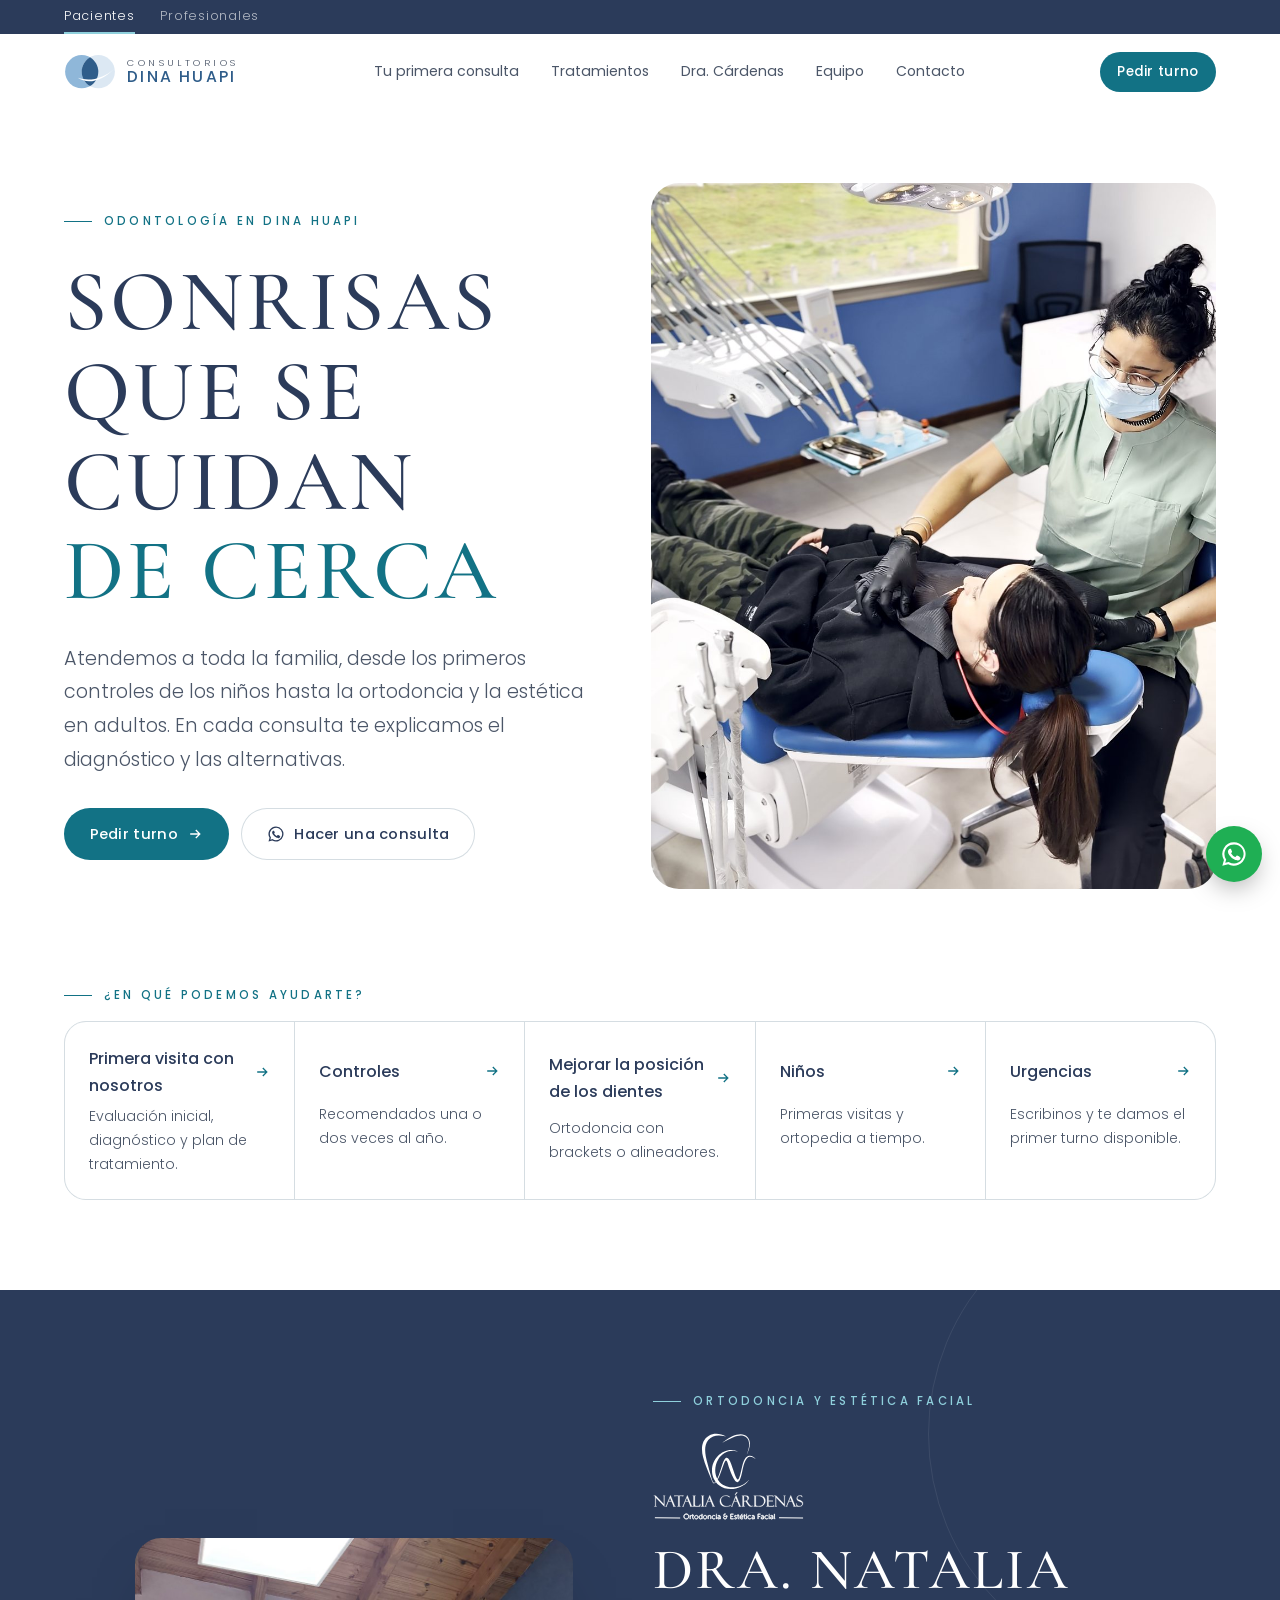
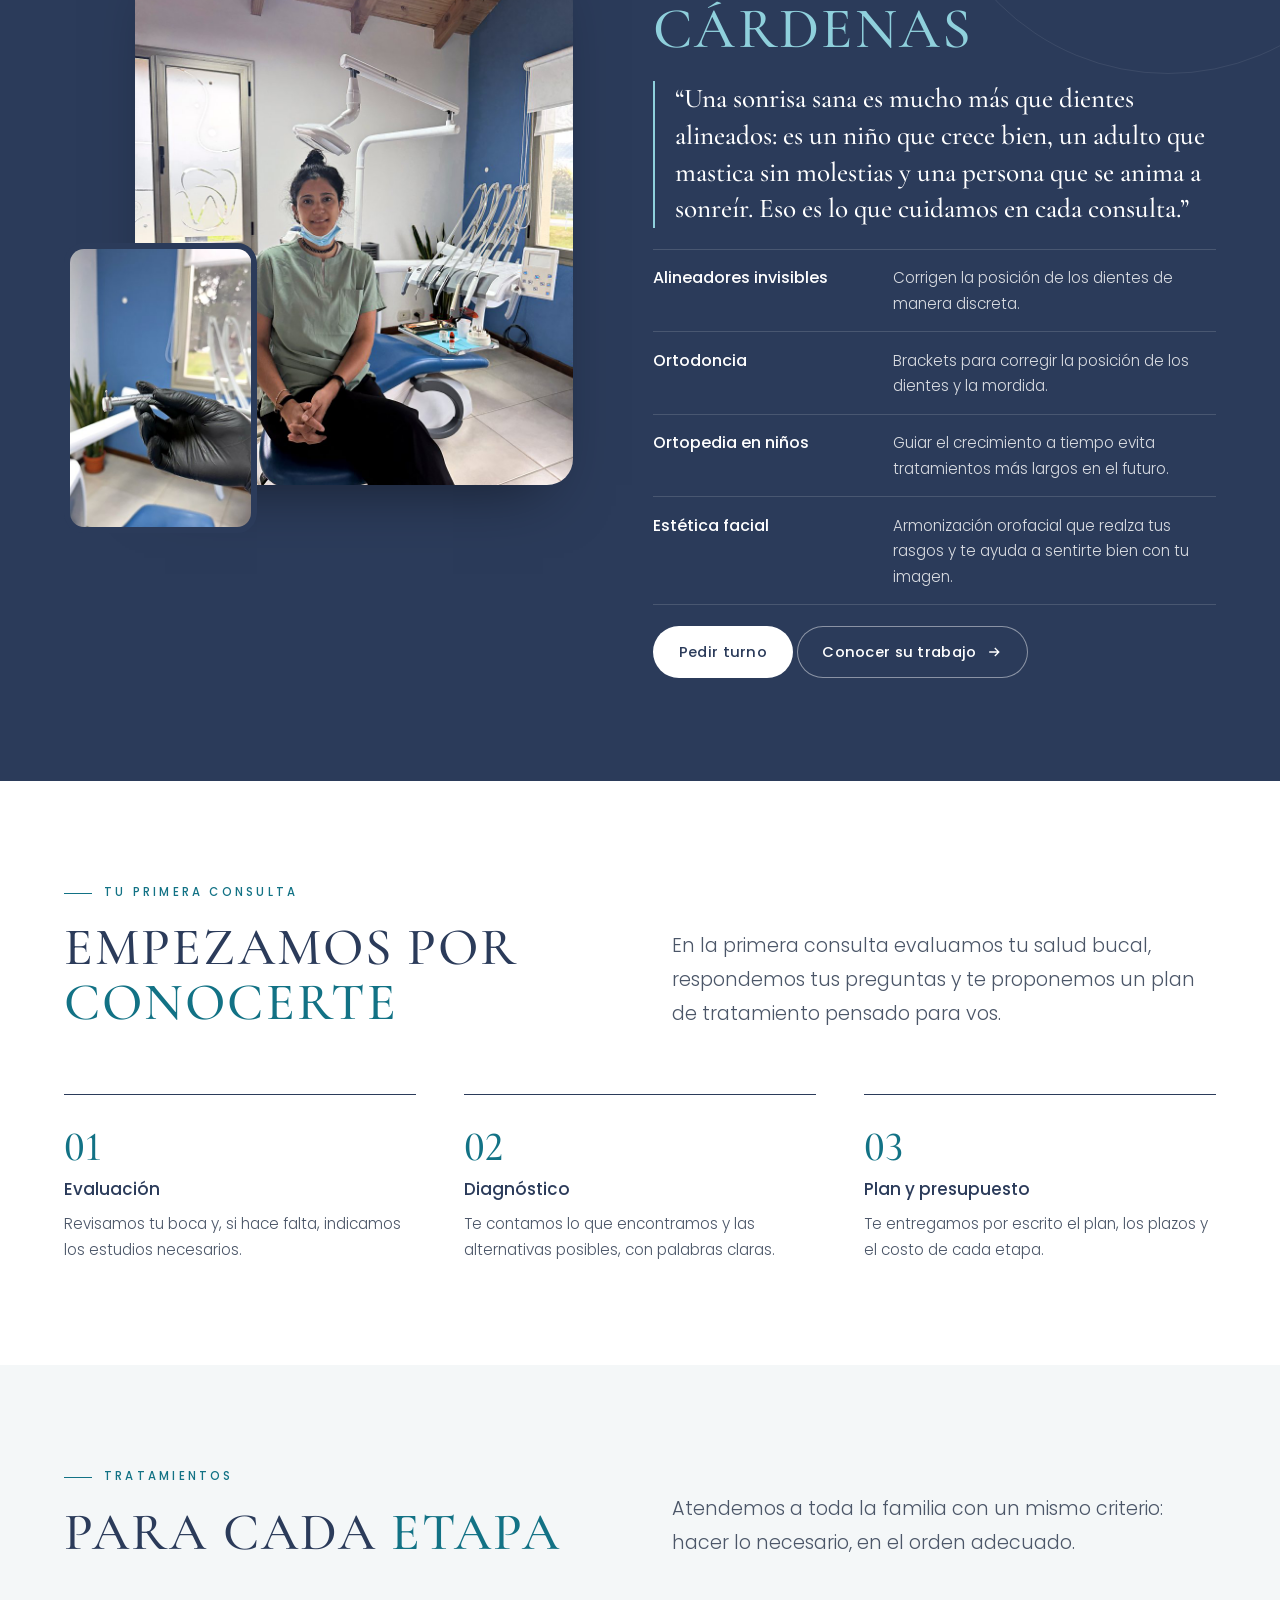
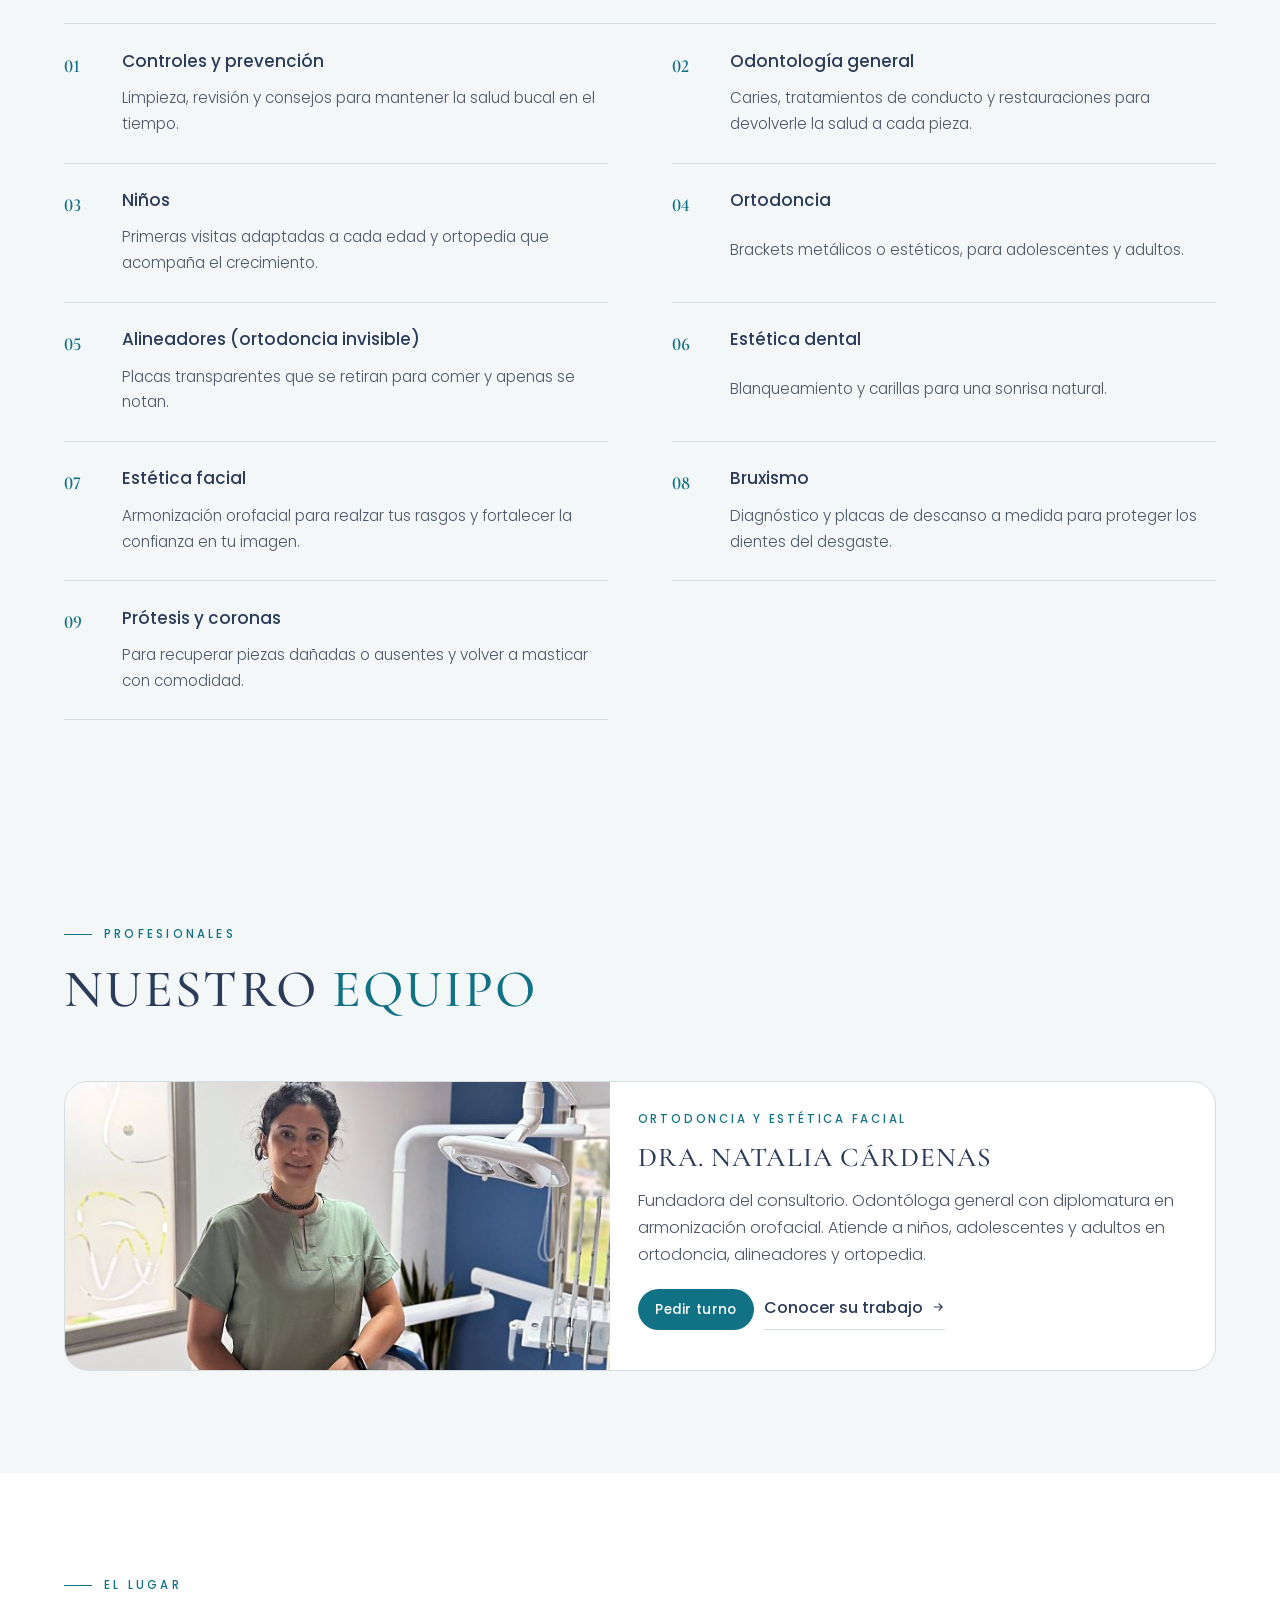
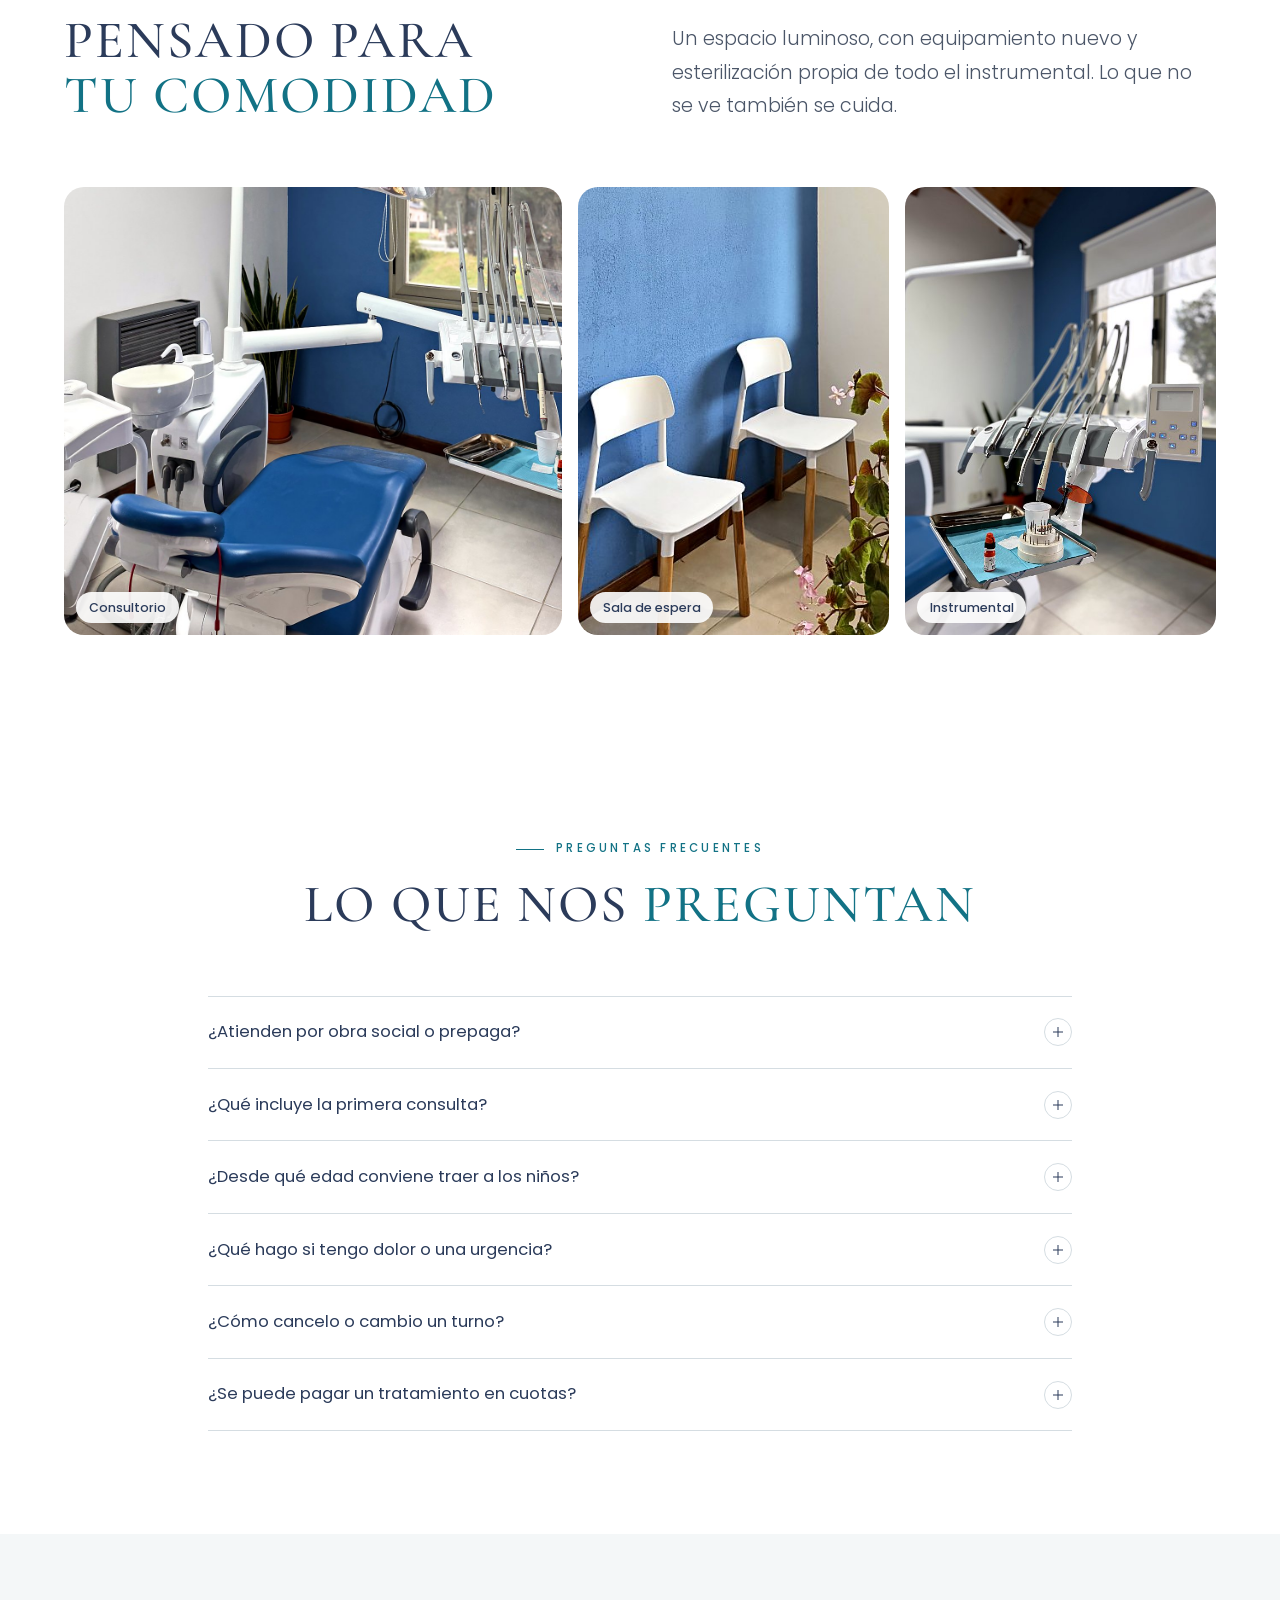
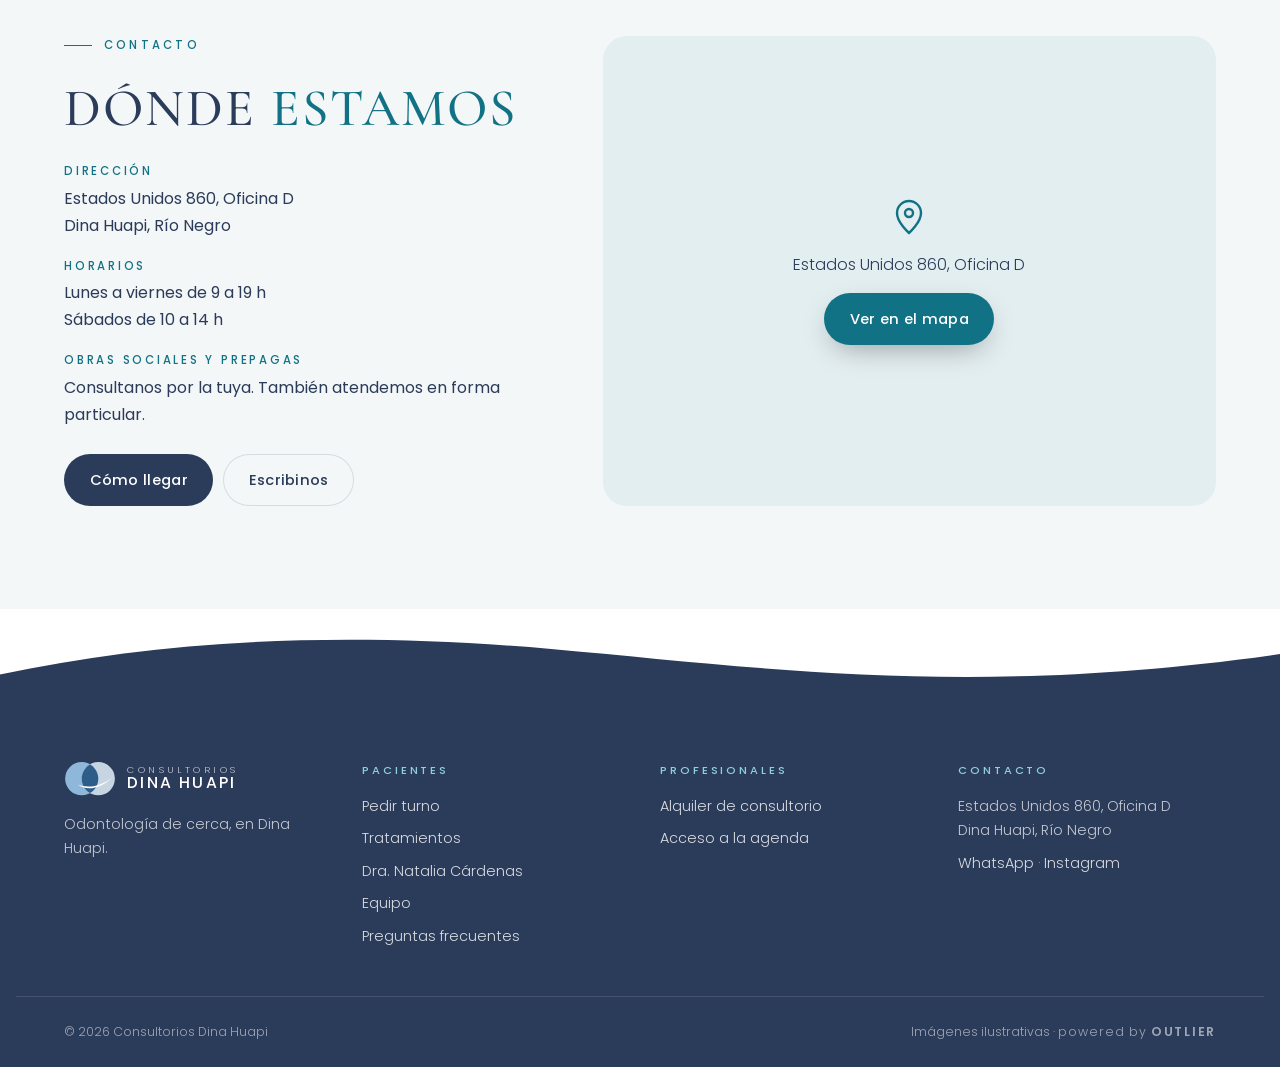
<file: index.html>
<!doctype html>
<html lang="es-AR">
<head>
<meta charset="utf-8">
<meta name="viewport" content="width=device-width, initial-scale=1, viewport-fit=cover">
<title>Consultorios Dina Huapi · Odontología de cerca</title>
<meta name="description" content="Consultorio odontológico en Dina Huapi, Río Negro. Odontología general, ortodoncia, alineadores y ortopedia, estética y prótesis para niños y adultos. Explicamos cada diagnóstico y entregamos el plan por escrito.">
<meta name="theme-color" content="#2B3B5A">
<meta property="og:title" content="Consultorios Dina Huapi">
<meta property="og:description" content="Odontología de cerca, para niños y adultos, en Dina Huapi.">
<meta property="og:image" content="https://santiagojdv.github.io/consultorios-dina-huapi/img/hero-atencion.jpg">
<meta property="og:type" content="website">
<meta property="og:locale" content="es_AR">
<link rel="icon" href="turnos/icono.svg" type="image/svg+xml">
<link rel="preconnect" href="https://fonts.googleapis.com">
<link rel="preconnect" href="https://fonts.gstatic.com" crossorigin>
<link rel="stylesheet" href="https://fonts.googleapis.com/css2?family=Cormorant+Garamond:wght@500;600&family=Poppins:wght@300;400;500&display=swap">
<link rel="stylesheet" href="assets/sitio.css">
<link rel="preload" as="image" href="img/hero-atencion.jpg">
<script type="application/ld+json">
{"@context":"https://schema.org","@type":"Dentist","name":"Consultorios Dina Huapi","address":{"@type":"PostalAddress","streetAddress":"Estados Unidos 860, Oficina D","addressLocality":"Dina Huapi","addressRegion":"Río Negro","addressCountry":"AR"},"image":"img/hero-atencion.jpg"}
</script>
</head>
<body>
<div class="aud"><div class="wrap"><nav aria-label="Secciones del sitio"><a href="./" aria-current="page">Pacientes</a><a href="profesionales/">Profesionales</a></nav></div></div>
<header class="top">
  <div class="wrap">
    <a class="brand" href="./" aria-label="Consultorios Dina Huapi, inicio">
      <svg class="iso" viewBox="8 8 94 64" aria-hidden="true"><circle class="c1" cx="40" cy="40" r="30"/><circle class="c2" cx="70" cy="40" r="30"/><path class="lens" d="M55 14.02 A30 30 0 0 1 55 65.98 A30 30 0 0 1 55 14.02 Z"/><path class="smile" d="M33 51 C 50 63, 76 58, 99 34 C 79 53, 54 58, 33 51 Z"/></svg>
      <span class="wm"><span>CONSULTORIOS</span><span>DINA HUAPI</span></span>
    </a>
    <nav class="nav" aria-label="Principal">
      <a href="#atencion">Tu primera consulta</a>
      <a href="#tratamientos">Tratamientos</a>
      <a href="#natalia">Dra. Cárdenas</a>
      <a href="#equipo">Equipo</a>
      <a href="#contacto">Contacto</a>
    </nav>
    <div class="top-actions">
      <a class="btn sm hide-xs" href="turnos/">Pedir turno</a>
      <button class="menu-btn" type="button" aria-label="Abrir menú" aria-expanded="false" aria-controls="menu"><svg width="22" height="22" viewBox="0 0 24 24" fill="none" stroke="currentColor" stroke-width="1.5" aria-hidden="true"><path d="M4 8h16M4 16h16"/></svg></button>
    </div>
  </div>
</header>
<div class="drawer" id="menu" aria-hidden="true">
  <div class="bar"><span class="eyebrow">Menú</span><button class="menu-btn" type="button" data-close aria-label="Cerrar menú"><svg width="22" height="22" viewBox="0 0 24 24" fill="none" stroke="currentColor" stroke-width="1.5" aria-hidden="true"><path d="M6 6l12 12M18 6 6 18"/></svg></button></div>
  <nav aria-label="Menú">
    <a href="#atencion">Tu primera consulta</a>
    <a href="#tratamientos">Tratamientos</a>
    <a href="#natalia">Dra. Cárdenas</a>
    <a href="#equipo">Equipo</a>
    <a href="#contacto">Contacto</a>
    <a href="profesionales/">Profesionales</a>
  </nav>
  <div class="foot"><a class="btn" href="turnos/">Pedir turno online</a><a class="btn ghost" href="#" data-wa="Hola, quiero hacer una consulta.">Escribir por WhatsApp</a></div>
</div>

<main>
  <!-- Inicio -->
  <section class="hero">
    <div class="wrap hero-grid">
      <div class="hero-copy">
        <span class="eyebrow reveal">Odontología en Dina Huapi</span>
        <h1 class="reveal d1">Sonrisas que se cuidan <em>de cerca</em></h1>
        <p class="lead reveal d2">Atendemos a toda la familia, desde los primeros controles de los niños hasta la ortodoncia y la estética en adultos. En cada consulta te explicamos el diagnóstico y las alternativas.</p>
        <div class="actions reveal d3">
          <a class="btn" href="turnos/">Pedir turno
            <svg width="16" height="16" viewBox="0 0 20 20" fill="none" stroke="currentColor" stroke-width="1.6" aria-hidden="true"><path d="M4 10h12m-5-5 5 5-5 5"/></svg></a>
          <a class="btn ghost" href="#" data-wa="Hola, quiero hacer una consulta.">
            <svg width="18" height="18" viewBox="0 0 24 24" fill="currentColor" aria-hidden="true"><path d="M12 2a10 10 0 0 0-8.6 15.1L2 22l5-1.3A10 10 0 1 0 12 2Zm0 18.2a8.2 8.2 0 0 1-4.2-1.2l-.3-.2-3 .8.8-2.9-.2-.3A8.2 8.2 0 1 1 12 20.2Zm4.5-6.1c-.2-.1-1.5-.7-1.7-.8-.2-.1-.4-.1-.6.1l-.8 1c-.1.2-.3.2-.5.1a6.7 6.7 0 0 1-3.3-2.9c-.3-.4.3-.4.7-1.3.1-.2 0-.3 0-.5l-.8-1.8c-.2-.5-.4-.4-.6-.4h-.5a1 1 0 0 0-.7.3 3 3 0 0 0-.9 2.2 5.2 5.2 0 0 0 1.1 2.7 11.8 11.8 0 0 0 4.5 4c1.7.7 2.3.8 3.2.7.5-.1 1.5-.6 1.8-1.2.2-.6.2-1.1.1-1.2l-.5-.3Z"/></svg>
            Hacer una consulta</a>
        </div>
      </div>
      <div class="hero-media reveal d1">
        <img src="img/hero-atencion.jpg" alt="La Dra. Natalia Cárdenas atendiendo a una paciente en el sillón odontológico" width="1024" height="1280" fetchpriority="high">
      </div>
    </div>
  </section>

  <!-- Accesos por necesidad -->
  <section class="section tight" style="padding-top:0" aria-labelledby="motivo">
    <div class="wrap">
      <p class="eyebrow reveal" id="motivo" style="margin-bottom:1rem">¿En qué podemos ayudarte?</p>
      <div class="quick reveal">
        <a href="#atencion"><strong>Primera visita con nosotros <svg width="16" height="16" viewBox="0 0 20 20" fill="none" stroke="currentColor" stroke-width="1.6" aria-hidden="true"><path d="M4 10h12m-5-5 5 5-5 5"/></svg></strong><span>Evaluación inicial, diagnóstico y plan de tratamiento.</span></a>
        <a href="turnos/"><strong>Controles <svg width="16" height="16" viewBox="0 0 20 20" fill="none" stroke="currentColor" stroke-width="1.6" aria-hidden="true"><path d="M4 10h12m-5-5 5 5-5 5"/></svg></strong><span>Recomendados una o dos veces al año.</span></a>
        <a href="#natalia"><strong>Mejorar la posición de los dientes <svg width="16" height="16" viewBox="0 0 20 20" fill="none" stroke="currentColor" stroke-width="1.6" aria-hidden="true"><path d="M4 10h12m-5-5 5 5-5 5"/></svg></strong><span>Ortodoncia con brackets o alineadores.</span></a>
        <a href="#ninos"><strong>Niños <svg width="16" height="16" viewBox="0 0 20 20" fill="none" stroke="currentColor" stroke-width="1.6" aria-hidden="true"><path d="M4 10h12m-5-5 5 5-5 5"/></svg></strong><span>Primeras visitas y ortopedia a tiempo.</span></a>
        <a href="#" data-wa="Hola, tengo una urgencia y necesito un turno lo antes posible."><strong>Urgencias <svg width="16" height="16" viewBox="0 0 20 20" fill="none" stroke="currentColor" stroke-width="1.6" aria-hidden="true"><path d="M4 10h12m-5-5 5 5-5 5"/></svg></strong><span>Escribinos y te damos el primer turno disponible.</span></a>
      </div>
    </div>
  </section>

  <!-- La directora -->
  <section class="section navy director" id="natalia" aria-labelledby="natalia-titulo">
    <div class="wrap director-grid">
      <div class="director-media reveal">
        <img class="main" src="img/nati-retrato.jpg" alt="La Dra. Natalia Cárdenas sonriendo, sentada junto al sillón odontológico" width="896" height="1120" loading="lazy">
        <img class="inset" src="img/instrumento.jpg" alt="Mano con guante sosteniendo una pieza de mano odontológica" width="400" height="600" loading="lazy">
      </div>
      <div class="director-copy">
        <span class="eyebrow reveal">Ortodoncia y estética facial</span>
        <span class="director-logo reveal d1" role="img" aria-label="Natalia Cárdenas, Ortodoncia y Estética Facial"></span>
        <h2 class="reveal d1" id="natalia-titulo">Dra. Natalia <em>Cárdenas</em></h2>
        <blockquote class="director-quote reveal d2"><p>“Una sonrisa sana es mucho más que dientes alineados: es un niño que crece bien, un adulto que mastica sin molestias y una persona que se anima a sonreír. Eso es lo que cuidamos en cada consulta.”</p></blockquote>
        <ul class="director-points reveal d2">
          <li><strong>Alineadores invisibles</strong><span>Corrigen la posición de los dientes de manera discreta.</span></li>
          <li><strong>Ortodoncia</strong><span>Brackets para corregir la posición de los dientes y la mordida.</span></li>
          <li><strong>Ortopedia en niños</strong><span>Guiar el crecimiento a tiempo evita tratamientos más largos en el futuro.</span></li>
          <li><strong>Estética facial</strong><span>Armonización orofacial que realza tus rasgos y te ayuda a sentirte bien con tu imagen.</span></li>
        </ul>
        <!-- falta: matrícula. Al tenerla, quitar hidden: --><p class="director-mp reveal d3" hidden>Matrícula M.P. N.º</p>
        <div class="actions reveal d3">
          <a class="btn light" href="turnos/">Pedir turno</a>
          <a class="btn outline-light" href="nati/">Conocer su trabajo
            <svg width="16" height="16" viewBox="0 0 20 20" fill="none" stroke="currentColor" stroke-width="1.6" aria-hidden="true"><path d="M4 10h12m-5-5 5 5-5 5"/></svg></a>
        </div>
      </div>
    </div>
  </section>

  <!-- Cómo te atendemos -->
  <section class="section" id="atencion">
    <div class="wrap">
      <div class="head split">
        <div style="display:grid;gap:1.1rem">
          <span class="eyebrow reveal">Tu primera consulta</span>
          <h2 class="reveal d1">Empezamos por <em>conocerte</em></h2>
        </div>
        <p class="lead reveal d2">En la primera consulta evaluamos tu salud bucal, respondemos tus preguntas y te proponemos un plan de tratamiento pensado para vos.</p>
      </div>
      <div class="steps">
        <div class="step reveal"><h3>Evaluación</h3><p>Revisamos tu boca y, si hace falta, indicamos los estudios necesarios.</p></div>
        <div class="step reveal d1"><h3>Diagnóstico</h3><p>Te contamos lo que encontramos y las alternativas posibles, con palabras claras.</p></div>
        <div class="step reveal d2"><h3>Plan y presupuesto</h3><p>Te entregamos por escrito el plan, los plazos y el costo de cada etapa.</p></div>
      </div>
    </div>
  </section>

  <!-- Tratamientos -->
  <section class="section soft" id="tratamientos">
    <div class="wrap">
      <div class="head split">
        <div style="display:grid;gap:1.1rem">
          <span class="eyebrow reveal">Tratamientos</span>
          <h2 class="reveal d1">Para cada <em>etapa</em></h2>
        </div>
        <p class="lead reveal d2">Atendemos a toda la familia con un mismo criterio: hacer lo necesario, en el orden adecuado.</p>
      </div>
      <div class="treats">
        <article class="treat reveal"><span class="n">01</span><h3>Controles y prevención</h3><p>Limpieza, revisión y consejos para mantener la salud bucal en el tiempo.</p></article>
        <article class="treat reveal"><span class="n">02</span><h3>Odontología general</h3><p>Caries, tratamientos de conducto y restauraciones para devolverle la salud a cada pieza.</p></article>
        <article class="treat reveal" id="ninos"><span class="n">03</span><h3>Niños</h3><p>Primeras visitas adaptadas a cada edad y ortopedia que acompaña el crecimiento.</p></article>
        <article class="treat reveal"><span class="n">04</span><h3>Ortodoncia</h3><p>Brackets metálicos o estéticos, para adolescentes y adultos.</p></article>
        <article class="treat reveal"><span class="n">05</span><h3>Alineadores (ortodoncia invisible)</h3><p>Placas transparentes que se retiran para comer y apenas se notan.</p></article>
        <article class="treat reveal"><span class="n">06</span><h3>Estética dental</h3><p>Blanqueamiento y carillas para una sonrisa natural.</p></article>
        <article class="treat reveal"><span class="n">07</span><h3>Estética facial</h3><p>Armonización orofacial para realzar tus rasgos y fortalecer la confianza en tu imagen.</p></article>
        <article class="treat reveal"><span class="n">08</span><h3>Bruxismo</h3><p>Diagnóstico y placas de descanso a medida para proteger los dientes del desgaste.</p></article>
        <article class="treat reveal"><span class="n">09</span><h3>Prótesis y coronas</h3><p>Para recuperar piezas dañadas o ausentes y volver a masticar con comodidad.</p></article>
      </div>
    </div>
  </section>

  <!-- Equipo -->
  <section class="section soft" id="equipo">
    <div class="wrap">
      <div class="head">
        <span class="eyebrow reveal">Profesionales</span>
        <h2 class="reveal d1">Nuestro <em>equipo</em></h2>
      </div>
      <div class="team">
        <article class="member feature reveal">
          <div class="ph-photo"><img src="img/nati-retrato-800.jpg" alt="La Dra. Natalia Cárdenas de pie en el consultorio" width="600" height="800" loading="lazy"></div>
          <div class="body">
            <span class="role">Ortodoncia y estética facial</span>
            <h3>Dra. Natalia Cárdenas</h3>
            <p>Fundadora del consultorio. Odontóloga general con diplomatura en armonización orofacial. Atiende a niños, adolescentes y adultos en ortodoncia, alineadores y ortopedia.</p>
            <div class="actions">
              <a class="btn sm" href="turnos/">Pedir turno</a>
              <a class="link-arrow" href="nati/">Conocer su trabajo <svg width="14" height="14" viewBox="0 0 20 20" fill="none" stroke="currentColor" stroke-width="1.6" aria-hidden="true"><path d="M4 10h12m-5-5 5 5-5 5"/></svg></a>
            </div>
          </div>
        </article>
      </div>
    </div>
  </section>

  <!-- El consultorio -->
  <section class="section" id="consultorio">
    <div class="wrap">
      <div class="head split">
        <div style="display:grid;gap:1.1rem">
          <span class="eyebrow reveal">El lugar</span>
          <h2 class="reveal d1">Pensado para <em>tu comodidad</em></h2>
        </div>
        <p class="lead reveal d2">Un espacio luminoso, con equipamiento nuevo y esterilización propia de todo el instrumental. Lo que no se ve también se cuida.</p>
      </div>
      <div class="mosaic reveal">
        <figure><img src="img/consultorio-1.jpg" alt="Consultorio con sillón odontológico azul, lámpara y equipo" width="1400" height="1050" loading="lazy"><figcaption>Consultorio</figcaption></figure>
        <figure><img src="img/sala-espera-800.jpg" alt="Sala de espera con sillas blancas, pared azul y plantas" width="800" height="533" loading="lazy"><figcaption>Sala de espera</figcaption></figure>
        <figure><img src="img/instrumental-800.jpg" alt="Bandeja con instrumental preparado junto al sillón" width="600" height="800" loading="lazy"><figcaption>Instrumental</figcaption></figure>
      </div>
    </div>
  </section>

  <!-- Preguntas -->
  <section class="section" id="preguntas">
    <div class="wrap">
      <div class="head center"><span class="eyebrow reveal">Preguntas frecuentes</span><h2 class="reveal d1">Lo que nos <em>preguntan</em></h2></div>
      <div class="faq center reveal">
        <details><summary>¿Atienden por obra social o prepaga?<span class="pm" aria-hidden="true"></span></summary><div>Sí, trabajamos con varias. Escribinos y te confirmamos si atendemos la tuya; si no, podés atenderte en forma particular. <!-- falta: listado de obras sociales --></div></details>
        <details><summary>¿Qué incluye la primera consulta?<span class="pm" aria-hidden="true"></span></summary><div>Incluye la evaluación clínica, los estudios que hagan falta y el plan de tratamiento con presupuesto por escrito. El valor te lo informamos al reservar. <!-- falta: valor de la primera consulta --></div></details>
        <details><summary>¿Desde qué edad conviene traer a los niños?<span class="pm" aria-hidden="true"></span></summary><div>La primera visita se recomienda cuando aparecen los primeros dientes o cerca del año. Alrededor de los 6 o 7 años conviene una evaluación de ortopedia, para detectar a tiempo problemas de crecimiento o de mordida.</div></details>
        <details><summary>¿Qué hago si tengo dolor o una urgencia?<span class="pm" aria-hidden="true"></span></summary><div>Escribinos por WhatsApp, contanos qué te pasa y te damos el primer turno disponible.</div></details>
        <details><summary>¿Cómo cancelo o cambio un turno?<span class="pm" aria-hidden="true"></span></summary><div>Podés cancelarlo con al menos 24 horas de anticipación desde el link de tu reserva. Para cambiarlo, cancelalo y elegí un nuevo horario, o escribinos por WhatsApp.</div></details>
        <details><summary>¿Se puede pagar un tratamiento en cuotas?<span class="pm" aria-hidden="true"></span></summary><div>Sí. Los tratamientos prolongados, como la ortodoncia, pueden abonarse en cuotas; las condiciones se detallan en el presupuesto. <!-- falta: medios de pago y cuotas --></div></details>
      </div>
    </div>
  </section>

  <!-- Contacto -->
  <section class="section soft" id="contacto">
    <div class="wrap place">
      <div class="info reveal">
        <span class="eyebrow">Contacto</span>
        <h2>Dónde <em>estamos</em></h2>
        <dl>
          <div><dt>Dirección</dt><dd>Estados Unidos 860, Oficina D<br>Dina Huapi, Río Negro</dd></div>
          <div><dt>Horarios</dt><dd>Lunes a viernes de 9 a 19 h<br>Sábados de 10 a 14 h</dd></div>
          <div><dt>Obras sociales y prepagas</dt><dd>Consultanos por la tuya. También atendemos en forma particular. <!-- falta: listado de obras sociales --></dd></div>
        </dl>
        <div style="display:flex;flex-wrap:wrap;gap:.6rem"><a class="btn navy" href="https://www.google.com/maps/search/?api=1&amp;query=Estados+Unidos+860%2C+Dina+Huapi%2C+R%C3%ADo+Negro" target="_blank" rel="noopener">Cómo llegar</a><a class="btn ghost" href="#" data-wa="Hola, quiero hacer una consulta.">Escribinos</a></div>
      </div>
      <div class="map plain reveal d1" id="mapa">
        <div class="cover"><svg width="40" height="40" viewBox="0 0 20 20" fill="none" stroke="currentColor" stroke-width="1.2" aria-hidden="true"><path d="M10 18s6-5.2 6-10A6 6 0 0 0 4 8c0 4.8 6 10 6 10Z"/><circle cx="10" cy="8" r="2"/></svg><p>Estados Unidos 860, Oficina D</p><button class="btn" type="button" id="ver-mapa">Ver en el mapa</button></div>
      </div>
    </div>
  </section>
</main>

<footer class="foot">
  <svg class="wave" viewBox="0 0 1440 90" preserveAspectRatio="none" aria-hidden="true"><path fill="currentColor" d="M0 90V52C180 12 380 0 620 22s470 58 820 6v62Z"/></svg>
  <div class="wrap cols">
    <div>
      <a class="brand" href="./" aria-label="Consultorios Dina Huapi"><svg class="iso" viewBox="8 8 94 64" aria-hidden="true"><circle class="c1" cx="40" cy="40" r="30"/><circle class="c2" cx="70" cy="40" r="30"/><path class="lens" d="M55 14.02 A30 30 0 0 1 55 65.98 A30 30 0 0 1 55 14.02 Z"/><path class="smile" d="M33 51 C 50 63, 76 58, 99 34 C 79 53, 54 58, 33 51 Z"/></svg><span class="wm"><span>CONSULTORIOS</span><span>DINA HUAPI</span></span></a>
      <p class="claim">Odontología de cerca, en Dina Huapi.</p>
    </div>
    <div><h4>Pacientes</h4><p><a href="turnos/">Pedir turno</a></p><p><a href="#tratamientos">Tratamientos</a></p><p><a href="#natalia">Dra. Natalia Cárdenas</a></p><p><a href="#equipo">Equipo</a></p><p><a href="#preguntas">Preguntas frecuentes</a></p></div>
    <div><h4>Profesionales</h4><p><a href="profesionales/">Alquiler de consultorio</a></p><p><a href="turnos/panel.html">Acceso a la agenda</a></p></div>
    <div><h4>Contacto</h4><p>Estados Unidos 860, Oficina D<br>Dina Huapi, Río Negro</p><p><a href="#" data-wa="Hola, quiero hacer una consulta.">WhatsApp</a> · <a href="https://instagram.com/consultoriosdinahuapi" target="_blank" rel="noopener">Instagram</a></p></div>
  </div>
  <div class="wrap base"><span>© <span data-year>2026</span> Consultorios Dina Huapi</span><span>Imágenes ilustrativas · <span class="powered">powered by <b>Outlier</b></span></span></div>
</footer>

<nav class="mbar" aria-label="Acciones rápidas"><a class="btn" href="turnos/">Pedir turno</a></nav>
<a class="fab-wa" href="#" data-wa="Hola, quiero hacer una consulta." aria-label="Escribir por WhatsApp"><svg width="28" height="28" viewBox="0 0 24 24" fill="currentColor" aria-hidden="true"><path d="M12 2a10 10 0 0 0-8.6 15.1L2 22l5-1.3A10 10 0 1 0 12 2Zm0 18.2a8.2 8.2 0 0 1-4.2-1.2l-.3-.2-3 .8.8-2.9-.2-.3A8.2 8.2 0 1 1 12 20.2Zm4.5-6.1c-.2-.1-1.5-.7-1.7-.8-.2-.1-.4-.1-.6.1l-.8 1c-.1.2-.3.2-.5.1a6.7 6.7 0 0 1-3.3-2.9c-.3-.4.3-.4.7-1.3.1-.2 0-.3 0-.5l-.8-1.8c-.2-.5-.4-.4-.6-.4h-.5a1 1 0 0 0-.7.3 3 3 0 0 0-.9 2.2 5.2 5.2 0 0 0 1.1 2.7 11.8 11.8 0 0 0 4.5 4c1.7.7 2.3.8 3.2.7.5-.1 1.5-.6 1.8-1.2.2-.6.2-1.1.1-1.2l-.5-.3Z"/></svg></a>

<script type="module">
import './assets/sitio.js';
import('./assets/equipo.js').catch(() => {}); // si falla, queda la ficha fija
// El mapa de Google se carga recién cuando la persona lo pide (más rápido y sin cookies de terceros al entrar).
document.getElementById('ver-mapa').addEventListener('click', () => {
  const f = document.createElement('iframe');
  f.title = 'Mapa: Estados Unidos 860, Dina Huapi';
  f.loading = 'lazy';
  f.referrerPolicy = 'no-referrer-when-downgrade';
  f.src = 'https://maps.google.com/maps?q=Estados%20Unidos%20860%2C%20Dina%20Huapi%2C%20R%C3%ADo%20Negro&z=15&output=embed';
  document.getElementById('mapa').replaceChildren(f);
});
</script>
</body>
</html>
</file>
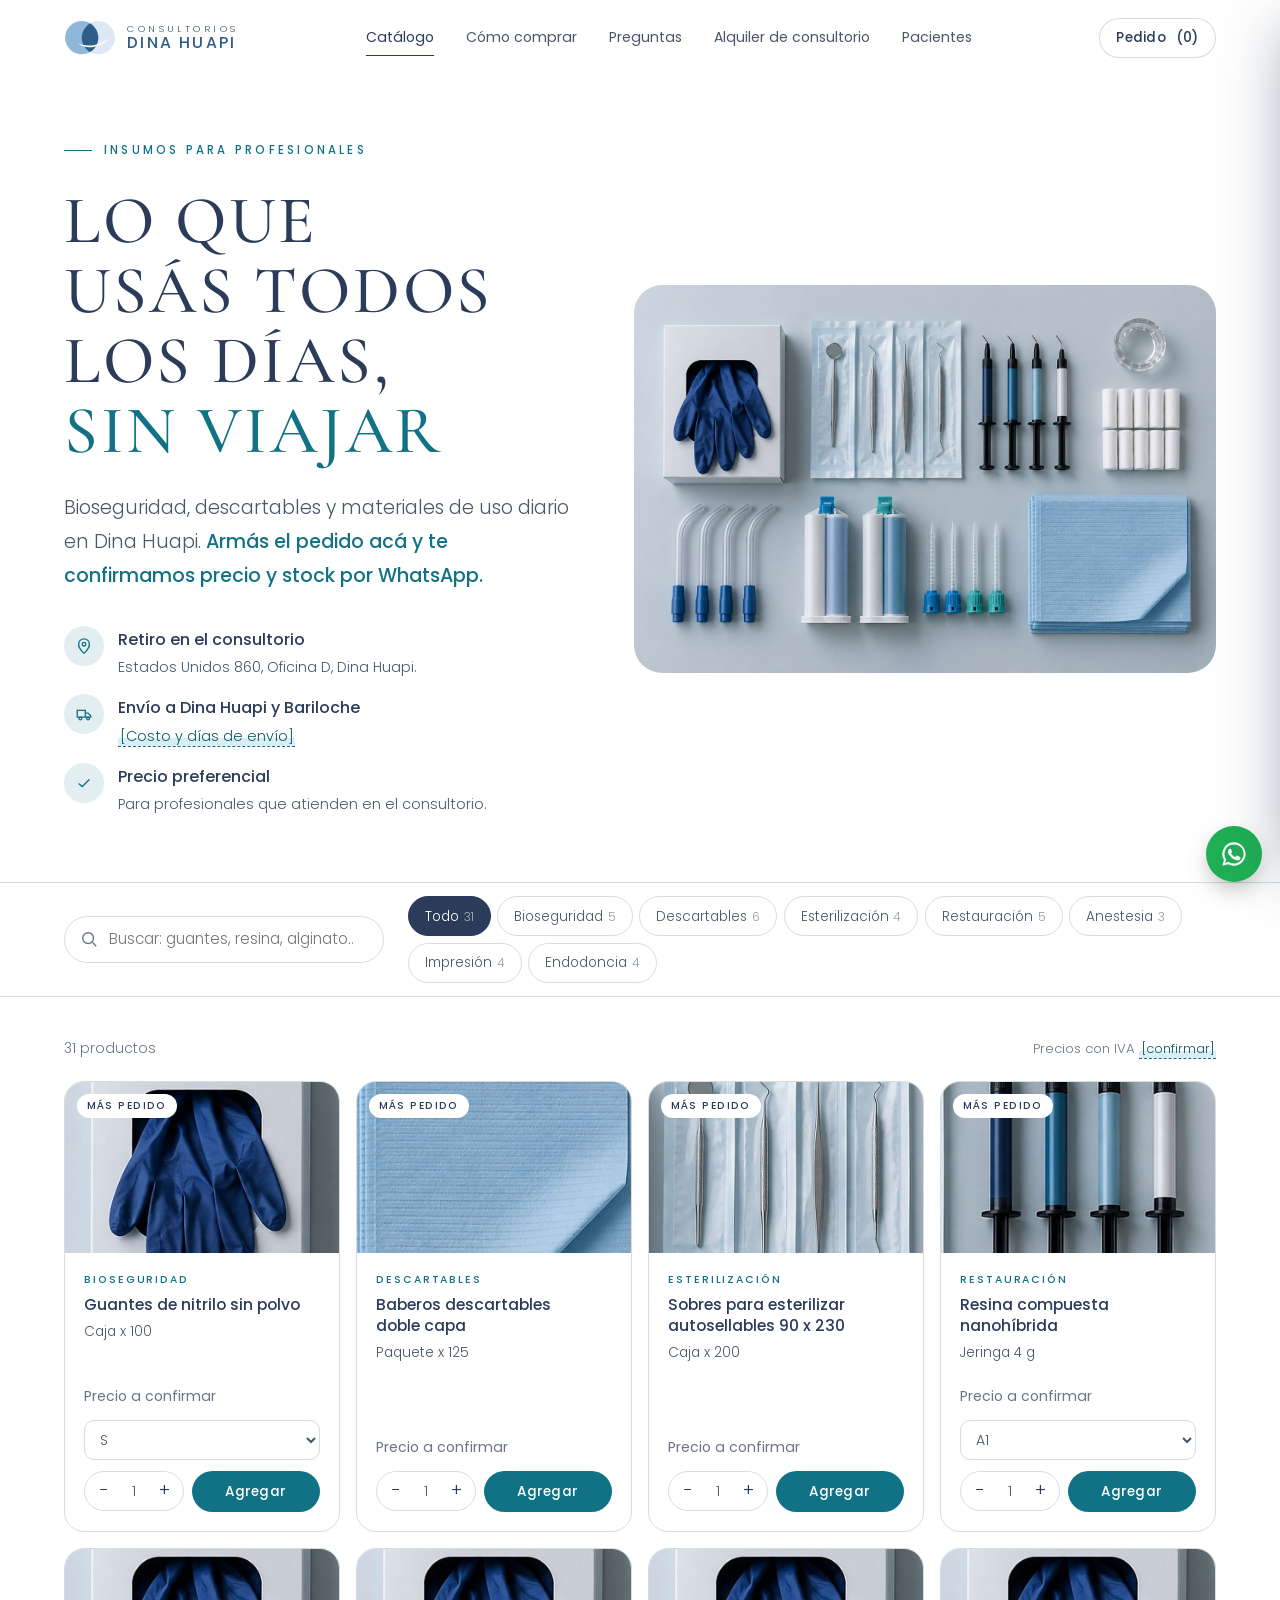
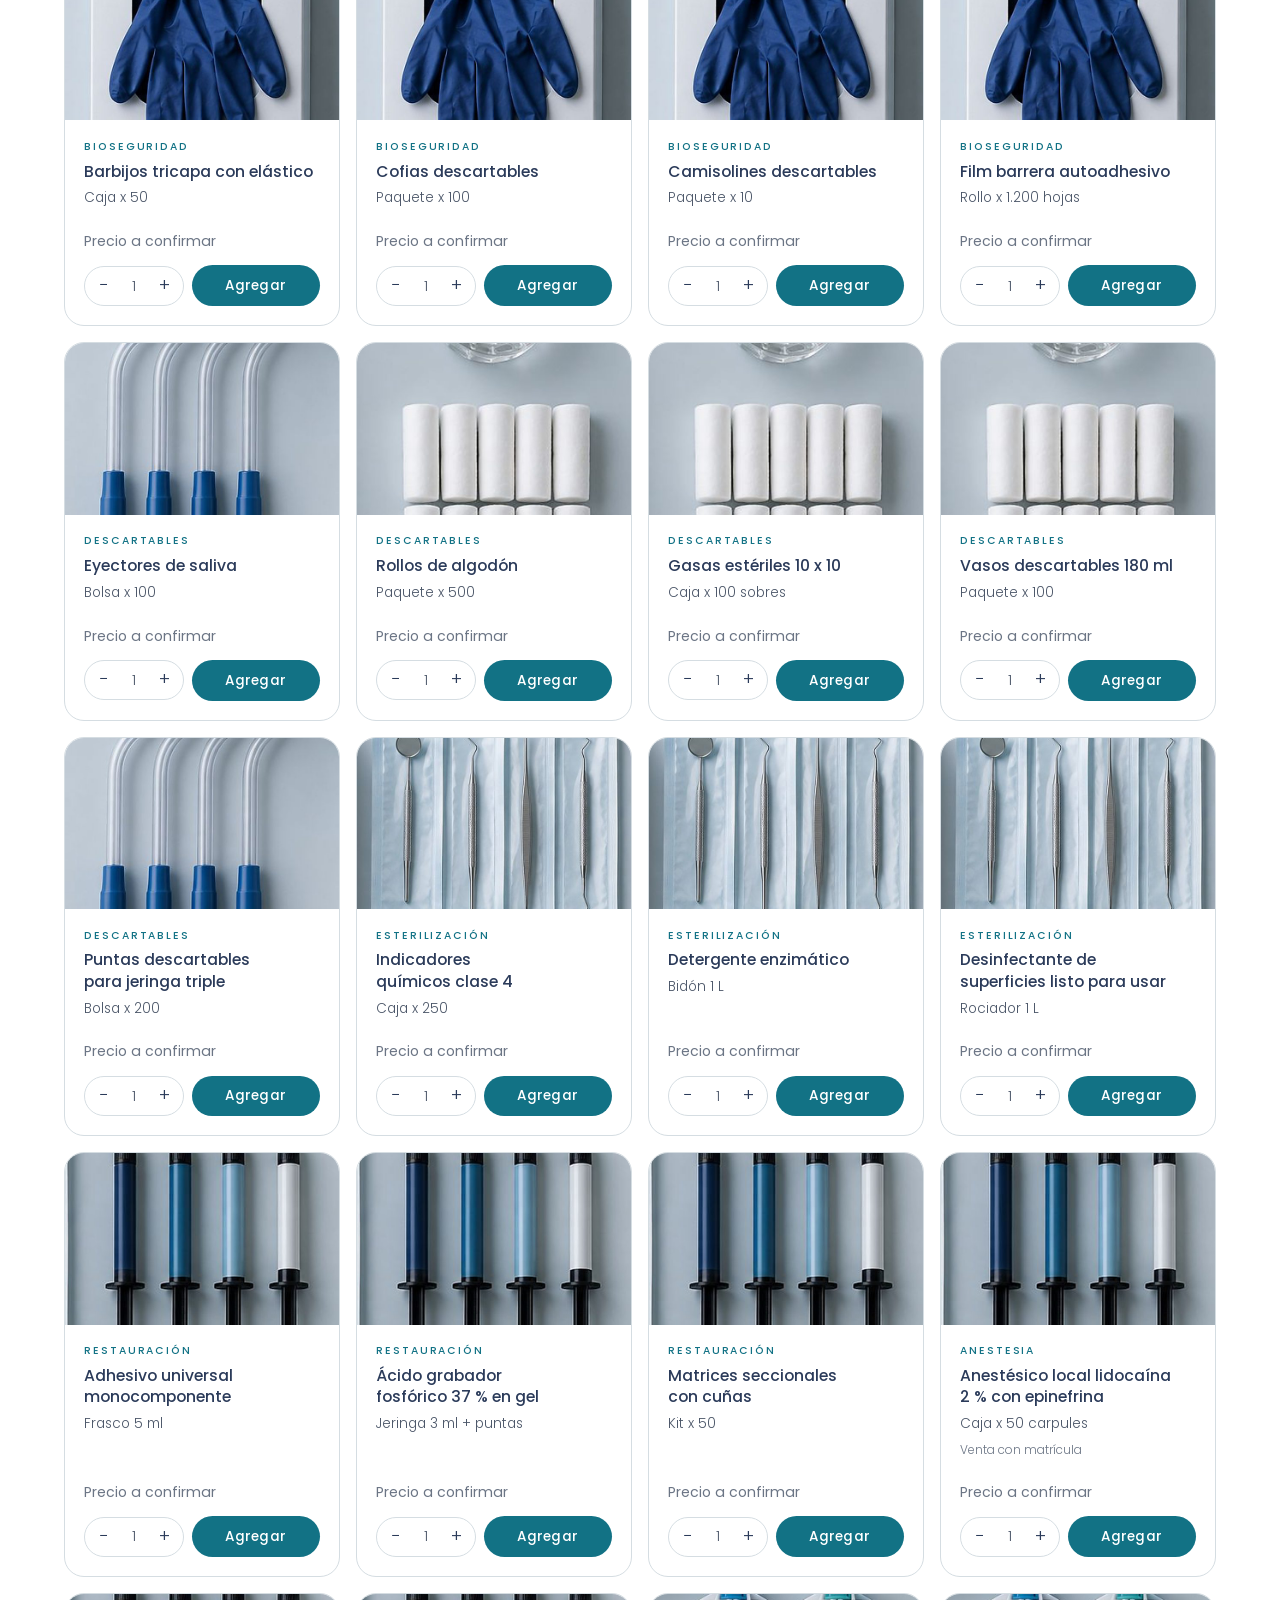
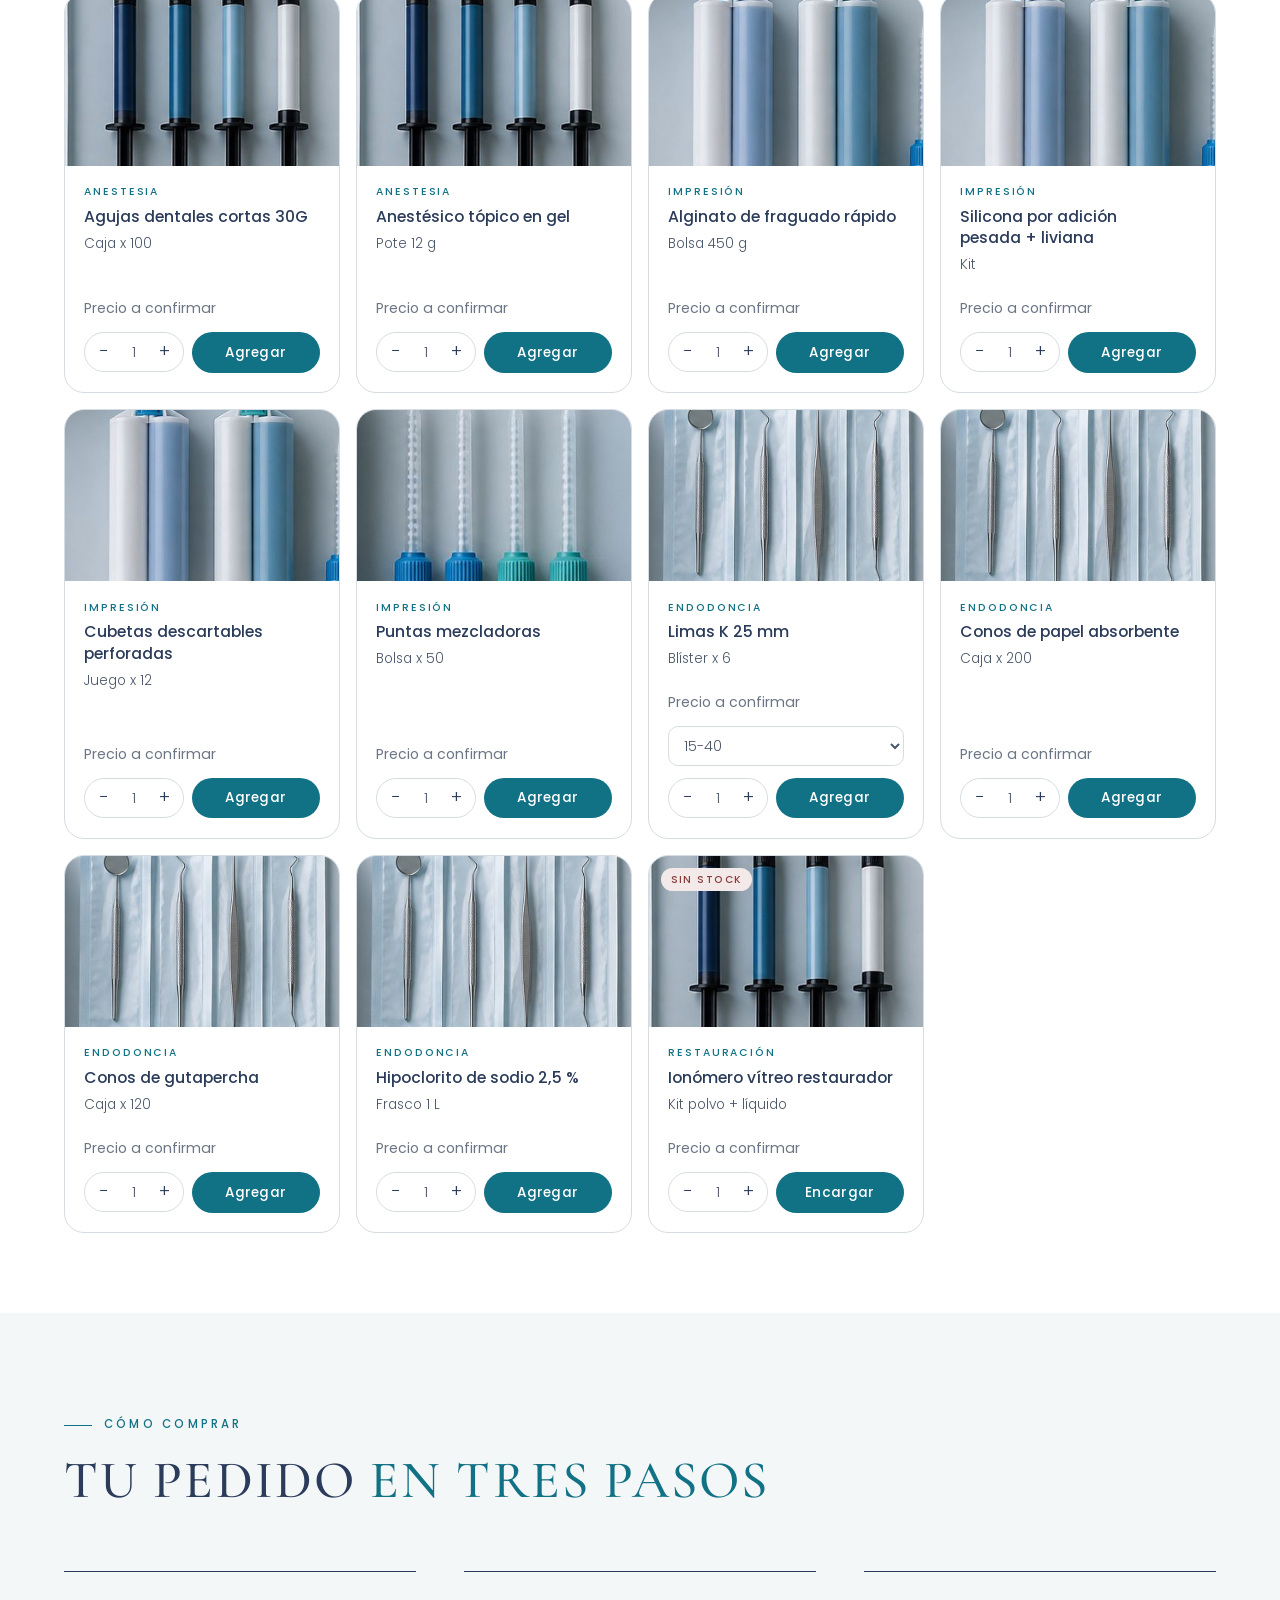
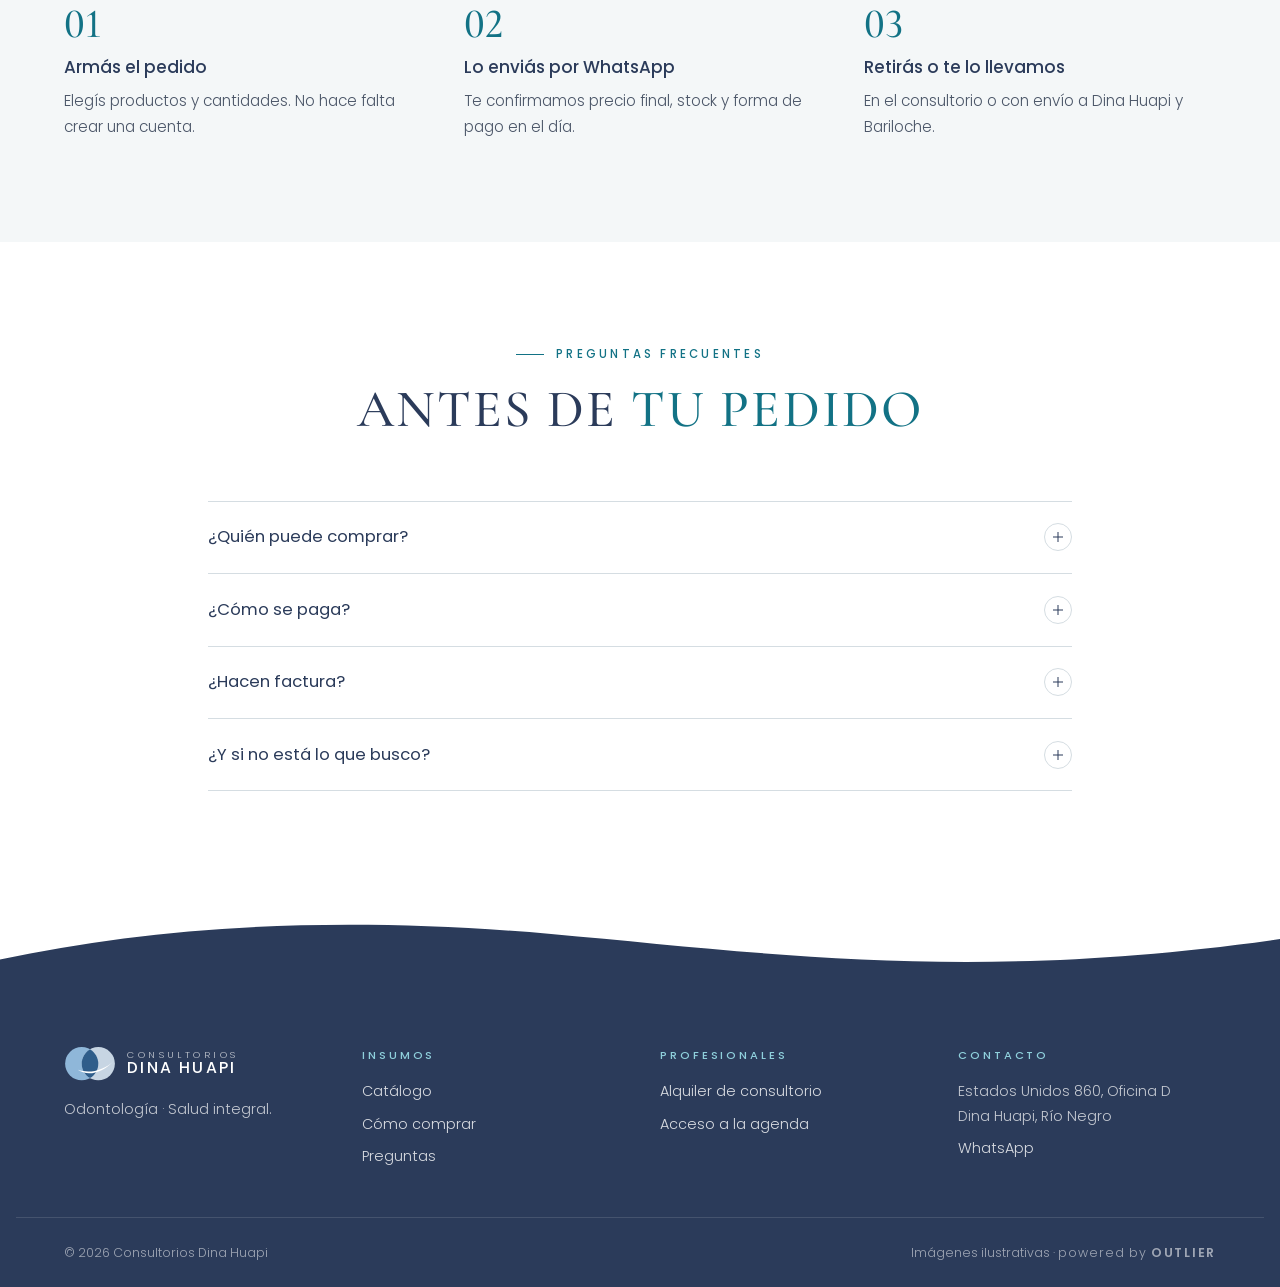
<file: insumos/index.html>
<!doctype html>
<html lang="es-AR">
<head>
<meta charset="utf-8">
<meta name="robots" content="noindex">
<meta name="viewport" content="width=device-width, initial-scale=1, viewport-fit=cover">
<title>Insumos odontológicos · Consultorios Dina Huapi</title>
<meta name="description" content="Insumos odontológicos para profesionales en Dina Huapi: bioseguridad, descartables, esterilización, restauración, impresión y endodoncia. Pedido online, retiro en el consultorio.">
<meta name="theme-color" content="#2B3B5A">
<meta property="og:title" content="Insumos odontológicos · Consultorios Dina Huapi">
<meta property="og:image" content="../img/insumos.jpg">
<link rel="icon" href="../turnos/icono.svg" type="image/svg+xml">
<link rel="preconnect" href="https://fonts.googleapis.com">
<link rel="preconnect" href="https://fonts.gstatic.com" crossorigin>
<link rel="stylesheet" href="https://fonts.googleapis.com/css2?family=Cormorant+Garamond:wght@500;600&family=Poppins:wght@300;400;500&display=swap">
<link rel="stylesheet" href="../assets/sitio.css">
<style>
.shop-hero { display: grid; gap: 2rem; padding-block: 2.5rem 3rem; align-items: center; }
@media (min-width: 960px) { .shop-hero { grid-template-columns: 1fr 1.15fr; gap: 4rem; padding-block: 4rem; } }
.shop-hero .media { border-radius: 28px; overflow: hidden; aspect-ratio: 3 / 2; background: var(--soft); }
.shop-hero .media img { width: 100%; height: 100%; object-fit: cover; }
.perks { display: grid; gap: .9rem; margin-top: .5rem; }
.perks div { display: grid; grid-template-columns: 2.5rem 1fr; gap: .9rem; align-items: start; }
.perks .ic { width: 2.5rem; height: 2.5rem; border-radius: 50%; background: var(--sky); color: var(--petrol); display: grid; place-items: center; }
.perks strong { display: block; font-weight: 500; }
.perks span { font-size: .9rem; }

/* Barra de filtros */
.toolbar { position: sticky; top: 76px; z-index: 20; background: rgba(255,255,255,.94); backdrop-filter: blur(12px); -webkit-backdrop-filter: blur(12px); border-block: 1px solid var(--mist); }
.toolbar .wrap { display: grid; gap: .75rem; padding-block: .85rem; }
@media (min-width: 960px) { .toolbar .wrap { grid-template-columns: 20rem 1fr; align-items: center; gap: 1.5rem; } }
.search { position: relative; }
.search svg { position: absolute; left: 1rem; top: 50%; transform: translateY(-50%); color: #6B7585; pointer-events: none; }
.search input { width: 100%; min-height: 44px; padding: .6rem 1rem .6rem 2.75rem; border: 1px solid var(--mist); border-radius: 999px; background: var(--white); font-size: .95rem; font-weight: 300; }
.search input:focus { outline: none; border-color: var(--petrol); box-shadow: 0 0 0 4px rgba(18,114,133,.12); }
.cats { display: flex; gap: .4rem; overflow-x: auto; scrollbar-width: none; margin-inline: calc(var(--gutter) * -1); padding-inline: var(--gutter); }
.cats::-webkit-scrollbar { display: none; }
@media (min-width: 960px) { .cats { margin: 0; padding: 0; flex-wrap: wrap; } }
.cats button { flex: none; min-height: 40px; padding: .45rem 1rem; border-radius: 999px; border: 1px solid var(--mist); background: var(--white); font-size: .85rem; color: var(--graphite); cursor: pointer; transition: all .2s var(--ease); }
.cats button:hover { border-color: var(--navy); color: var(--navy); }
.cats button[aria-pressed="true"] { background: var(--navy); border-color: var(--navy); color: var(--white); }
.cats button small { opacity: .6; margin-left: .3rem; font-size: .75rem; }

/* Grilla de productos */
.catalog { padding-block: 2.5rem 5rem; }
.result { display: flex; justify-content: space-between; align-items: baseline; gap: 1rem; margin-bottom: 1.25rem; font-size: .88rem; }
.grid { display: grid; gap: 1rem; grid-template-columns: repeat(auto-fill, minmax(15.5rem, 1fr)); }
.prod { display: grid; grid-template-rows: auto 1fr auto; border: 1px solid var(--mist); border-radius: 20px; background: var(--white); overflow: hidden; transition: border-color .2s var(--ease), box-shadow .25s var(--ease), transform .25s var(--ease); }
.prod:hover { border-color: #BFCBD2; box-shadow: 0 20px 40px -30px rgba(43,59,90,.45); transform: translateY(-2px); }
.prod .art { position: relative; aspect-ratio: 16 / 10; background: var(--soft); display: grid; place-items: center; color: var(--petrol); }
.prod .art svg { width: 52px; height: 52px; stroke-width: 1.1; }
.prod .art img { position: absolute; inset: 0; width: 100%; height: 100%; object-fit: cover; transition: transform .8s var(--ease); }
.prod:hover .art img { transform: scale(1.04); }
.prod .art .badge { z-index: 1; }
.prod .art .badge { position: absolute; top: .75rem; left: .75rem; font-size: .64rem; letter-spacing: .14em; text-transform: uppercase; font-weight: 500; border-radius: 999px; padding: .2rem .6rem; background: var(--white); color: var(--navy); }
.prod .art .badge.out { background: #F3E9E9; color: #8A3B3B; }
.prod .info { padding: 1.1rem 1.2rem .4rem; display: grid; gap: .3rem; align-content: start; }
.prod .cat { font-size: .66rem; letter-spacing: .18em; text-transform: uppercase; color: var(--petrol); font-weight: 500; }
.prod h3 { font-size: .98rem; font-weight: 500; color: var(--navy); line-height: 1.35; }
.prod .pres { font-size: .85rem; }
.prod .mat { font-size: .75rem; color: #6B7585; }
.prod .buy { padding: .9rem 1.2rem 1.2rem; display: grid; gap: .7rem; }
.prod .price { font-weight: 500; color: var(--navy); font-variant-numeric: tabular-nums; }
.prod .price.ask { font-weight: 400; color: #6B7585; font-size: .88rem; }
.prod select { width: 100%; min-height: 40px; border: 1px solid var(--mist); border-radius: 10px; padding: .4rem .7rem; background: var(--white); font-size: .88rem; }
.prod .row { display: flex; gap: .5rem; align-items: center; }
.qty { display: inline-flex; align-items: center; border: 1px solid var(--mist); border-radius: 999px; height: 40px; flex: none; }
.qty button { width: 36px; height: 38px; border: 0; background: none; cursor: pointer; color: var(--navy); font-size: 1.1rem; border-radius: 999px; }
.qty button:hover { background: var(--soft); }
.qty span { min-width: 1.6rem; text-align: center; font-variant-numeric: tabular-nums; font-size: .9rem; }
.prod .add { flex: 1; min-height: 40px; padding-inline: 1rem; }
.prod .add.done { background: var(--navy); }
.empty { padding: 3rem 1rem; text-align: center; border: 1px dashed var(--mist); border-radius: 20px; }

/* Botón del pedido */
.cart-fab { position: fixed; left: 50%; bottom: calc(18px + env(safe-area-inset-bottom, 0px)); z-index: 35; transform: translate(-50%, 140%); transition: transform .35s var(--ease); box-shadow: 0 16px 36px -12px rgba(43,59,90,.55); min-height: 54px; padding-inline: 1.5rem; }
.cart-fab:not(.show) { visibility: hidden; transition: transform .35s var(--ease), visibility 0s .35s; }
.cart-fab.show { transform: translate(-50%, 0); }
.cart-fab .n { display: inline-grid; place-items: center; min-width: 1.6rem; height: 1.6rem; border-radius: 999px; background: var(--white); color: var(--navy); font-size: .8rem; font-weight: 500; padding-inline: .4rem; }
.cart-fab.bump { animation: bump .35s var(--ease); }
@keyframes bump { 50% { transform: translate(-50%, 0) scale(1.06); } }
.fab-wa.raise { bottom: calc(86px + env(safe-area-inset-bottom, 0px)); }

/* Panel del pedido */
.sheet-bg { position: fixed; inset: 0; z-index: 70; background: rgba(35,49,73,.35); opacity: 0; pointer-events: none; transition: opacity .3s var(--ease); }
.sheet { position: fixed; z-index: 71; right: 0; top: 0; bottom: 0; width: min(28rem, 100vw); background: var(--white); display: grid; grid-template-rows: auto 1fr auto; transform: translateX(100%); transition: transform .35s var(--ease); box-shadow: -20px 0 60px -30px rgba(43,59,90,.5); }
.sheet-open .sheet-bg { opacity: 1; pointer-events: auto; }
.sheet-open .sheet { transform: none; }
.sheet header { display: flex; justify-content: space-between; align-items: center; padding: 1.2rem 1.4rem; border-bottom: 1px solid var(--mist); }
.sheet header h2 { font-size: 1.6rem; }
.sheet .items { overflow-y: auto; padding: .5rem 1.4rem 1rem; }
.line { display: grid; grid-template-columns: 1fr auto; gap: .4rem 1rem; padding-block: 1rem; border-bottom: 1px solid var(--mist); }
.line strong { font-weight: 500; font-size: .92rem; }
.line small { display: block; font-size: .8rem; color: #6B7585; }
.line .qty { height: 34px; }
.line .qty button { height: 32px; width: 32px; }
.line .rm { background: none; border: 0; color: #6B7585; font-size: .78rem; text-decoration: underline; cursor: pointer; padding: 0; justify-self: start; }
.sheet .checkout { padding: 1.2rem 1.4rem calc(1.2rem + env(safe-area-inset-bottom, 0px)); border-top: 1px solid var(--mist); display: grid; gap: .8rem; background: var(--soft); }
.sheet .checkout .row2 { display: grid; gap: .6rem; grid-template-columns: 1fr 1fr; }
.sheet .field input, .sheet .field select { min-height: 44px; padding: .55rem .8rem; font-size: .92rem; }
.sheet .total { display: flex; justify-content: space-between; font-size: .9rem; }
.sheet .total b { font-variant-numeric: tabular-nums; }
.sheet .vacio { padding: 3rem 0; text-align: center; color: #6B7585; }
</style>
</head>
<body>
<header class="top">
  <div class="wrap">
    <a class="brand" href="../" aria-label="Consultorios Dina Huapi, inicio">
      <svg class="iso" viewBox="8 8 94 64" aria-hidden="true"><circle class="c1" cx="40" cy="40" r="30"/><circle class="c2" cx="70" cy="40" r="30"/><path class="lens" d="M55 14.02 A30 30 0 0 1 55 65.98 A30 30 0 0 1 55 14.02 Z"/><path class="smile" d="M33 51 C 50 63, 76 58, 99 34 C 79 53, 54 58, 33 51 Z"/></svg>
      <span class="wm"><span>CONSULTORIOS</span><span>DINA HUAPI</span></span>
    </a>
    <nav class="nav" aria-label="Principal">
      <a href="#catalogo" aria-current="page">Catálogo</a>
      <a href="#como">Cómo comprar</a>
      <a href="#preguntas">Preguntas</a>
      <a href="../profesionales/">Alquiler de consultorio</a>
      <a href="../">Pacientes</a>
    </nav>
    <div class="top-actions">
      <button class="btn sm ghost" type="button" id="ver-pedido">Pedido <span class="num" id="n-top">(0)</span></button>
      <button class="menu-btn" type="button" aria-label="Abrir menú" aria-expanded="false" aria-controls="menu"><svg width="22" height="22" viewBox="0 0 24 24" fill="none" stroke="currentColor" stroke-width="1.5" aria-hidden="true"><path d="M4 8h16M4 16h16"/></svg></button>
    </div>
  </div>
</header>
<div class="drawer" id="menu" aria-hidden="true">
  <div class="bar"><span class="eyebrow">Insumos</span><button class="menu-btn" type="button" data-close aria-label="Cerrar menú"><svg width="22" height="22" viewBox="0 0 24 24" fill="none" stroke="currentColor" stroke-width="1.5" aria-hidden="true"><path d="M6 6l12 12M18 6 6 18"/></svg></button></div>
  <nav aria-label="Menú">
    <a href="#catalogo">Catálogo</a>
    <a href="#como">Cómo comprar</a>
    <a href="#preguntas">Preguntas</a>
    <a href="../profesionales/">Alquiler de consultorio</a>
    <a href="../">Sitio para pacientes</a>
  </nav>
  <div class="foot"><a class="btn ghost" href="#" data-wa="Hola, quiero consultar por insumos.">Consultar por WhatsApp</a></div>
</div>

<main>
  <section class="wrap shop-hero">
    <div class="hero-copy">
      <span class="eyebrow reveal">Insumos para profesionales</span>
      <h1 class="reveal d1" style="font-size:clamp(2.3rem,5.6vw,4.2rem)">Lo que usás todos los días, <em>sin viajar</em></h1>
      <p class="lead reveal d2">Bioseguridad, descartables y materiales de uso diario en Dina Huapi. <span class="key">Armás el pedido acá y te confirmamos precio y stock por WhatsApp.</span></p>
      <div class="perks reveal d3">
        <div><span class="ic"><svg width="18" height="18" viewBox="0 0 20 20" fill="none" stroke="currentColor" stroke-width="1.5" aria-hidden="true"><path d="M10 18s6-5.2 6-10A6 6 0 0 0 4 8c0 4.8 6 10 6 10Z"/><circle cx="10" cy="8" r="2"/></svg></span><p><strong>Retiro en el consultorio</strong><span>Estados Unidos 860, Oficina D, Dina Huapi.</span></p></div>
        <div><span class="ic"><svg width="18" height="18" viewBox="0 0 20 20" fill="none" stroke="currentColor" stroke-width="1.5" aria-hidden="true"><path d="M2.5 6h9v7.5h-9zM11.5 9h3l3 3v1.5h-6"/><circle cx="6" cy="15" r="1.5"/><circle cx="14.5" cy="15" r="1.5"/></svg></span><p><strong>Envío a Dina Huapi y Bariloche</strong><span><span class="ph">[Costo y días de envío]</span></span></p></div>
        <div><span class="ic"><svg width="18" height="18" viewBox="0 0 20 20" fill="none" stroke="currentColor" stroke-width="1.5" aria-hidden="true"><path d="M4 10.5 8 14l8-8"/></svg></span><p><strong>Precio preferencial</strong><span>Para profesionales que atienden en el consultorio.</span></p></div>
      </div>
    </div>
    <div class="media reveal d1"><img src="../img/insumos.jpg" alt="Guantes, sobres de esterilización, jeringas de resina, rollos de algodón y baberos ordenados sobre una superficie clara" width="1536" height="1024" fetchpriority="high"></div>
  </section>

  <div class="toolbar" id="catalogo">
    <div class="wrap">
      <label class="search"><span class="sr">Buscar insumos</span><svg width="18" height="18" viewBox="0 0 20 20" fill="none" stroke="currentColor" stroke-width="1.6" aria-hidden="true"><circle cx="9" cy="9" r="6"/><path d="m14 14 4 4"/></svg><input id="q" type="search" placeholder="Buscar: guantes, resina, alginato…" autocomplete="off"></label>
      <div class="cats" id="cats" role="group" aria-label="Categorías"></div>
    </div>
  </div>

  <section class="wrap catalog" aria-label="Catálogo">
    <div class="result"><span id="count" class="muted" aria-live="polite"></span><span class="note">Precios con IVA <span class="ph">[confirmar]</span></span></div>
    <div class="grid" id="grid"></div>
  </section>

  <section class="section soft" id="como">
    <div class="wrap">
      <div class="head"><span class="eyebrow reveal">Cómo comprar</span><h2 class="reveal d1">Tu pedido <em>en tres pasos</em></h2></div>
      <div class="steps reveal">
        <div class="step"><h3>Armás el pedido</h3><p>Elegís productos y cantidades. No hace falta crear una cuenta.</p></div>
        <div class="step"><h3>Lo enviás por WhatsApp</h3><p>Te confirmamos precio final, stock y forma de pago en el día.</p></div>
        <div class="step"><h3>Retirás o te lo llevamos</h3><p>En el consultorio o con envío a Dina Huapi y Bariloche.</p></div>
      </div>
    </div>
  </section>

  <section class="section" id="preguntas">
    <div class="wrap">
      <div class="head center"><span class="eyebrow reveal">Preguntas frecuentes</span><h2 class="reveal d1">Antes de <em>tu pedido</em></h2></div>
      <div class="faq center reveal">
        <details><summary>¿Quién puede comprar?<span class="pm" aria-hidden="true"></span></summary><div>Profesionales de la salud. Algunos productos, como los anestésicos, se venden solo con matrícula vigente.</div></details>
        <details><summary>¿Cómo se paga?<span class="pm" aria-hidden="true"></span></summary><div><span class="ph">[Transferencia, Mercado Pago o efectivo al retirar]</span>. Te pasamos los datos al confirmar el pedido.</div></details>
        <details><summary>¿Hacen factura?<span class="pm" aria-hidden="true"></span></summary><div><span class="ph">[Factura A o B]</span>. Indicá tu CUIT en el pedido si la necesitás.</div></details>
        <details><summary>¿Y si no está lo que busco?<span class="pm" aria-hidden="true"></span></summary><div>Escribinos: si lo podemos conseguir, lo sumamos al próximo pedido al proveedor.</div></details>
      </div>
    </div>
  </section>
</main>

<footer class="foot">
  <svg class="wave" viewBox="0 0 1440 90" preserveAspectRatio="none" aria-hidden="true"><path fill="currentColor" d="M0 90V52C180 12 380 0 620 22s470 58 820 6v62Z"/></svg>
  <div class="wrap cols">
    <div>
      <a class="brand" href="../" aria-label="Consultorios Dina Huapi"><svg class="iso" viewBox="8 8 94 64" aria-hidden="true"><circle class="c1" cx="40" cy="40" r="30"/><circle class="c2" cx="70" cy="40" r="30"/><path class="lens" d="M55 14.02 A30 30 0 0 1 55 65.98 A30 30 0 0 1 55 14.02 Z"/><path class="smile" d="M33 51 C 50 63, 76 58, 99 34 C 79 53, 54 58, 33 51 Z"/></svg><span class="wm"><span>CONSULTORIOS</span><span>DINA HUAPI</span></span></a>
      <p class="claim">Odontología · Salud integral.</p>
    </div>
    <div><h4>Insumos</h4><p><a href="#catalogo">Catálogo</a></p><p><a href="#como">Cómo comprar</a></p><p><a href="#preguntas">Preguntas</a></p></div>
    <div><h4>Profesionales</h4><p><a href="../profesionales/">Alquiler de consultorio</a></p><p><a href="../turnos/panel.html">Acceso a la agenda</a></p></div>
    <div><h4>Contacto</h4><p>Estados Unidos 860, Oficina D<br>Dina Huapi, Río Negro</p><p><a href="#" data-wa="Hola, quiero consultar por insumos.">WhatsApp</a></p></div>
  </div>
  <div class="wrap base"><span>© <span data-year>2026</span> Consultorios Dina Huapi</span><span>Imágenes ilustrativas · <span class="powered">powered by <b>Outlier</b></span></span></div>
</footer>

<a class="fab-wa" href="#" data-wa="Hola, quiero consultar por insumos." aria-label="Escribir por WhatsApp"><svg width="28" height="28" viewBox="0 0 24 24" fill="currentColor" aria-hidden="true"><path d="M12 2a10 10 0 0 0-8.6 15.1L2 22l5-1.3A10 10 0 1 0 12 2Zm0 18.2a8.2 8.2 0 0 1-4.2-1.2l-.3-.2-3 .8.8-2.9-.2-.3A8.2 8.2 0 1 1 12 20.2Zm4.5-6.1c-.2-.1-1.5-.7-1.7-.8-.2-.1-.4-.1-.6.1l-.8 1c-.1.2-.3.2-.5.1a6.7 6.7 0 0 1-3.3-2.9c-.3-.4.3-.4.7-1.3.1-.2 0-.3 0-.5l-.8-1.8c-.2-.5-.4-.4-.6-.4h-.5a1 1 0 0 0-.7.3 3 3 0 0 0-.9 2.2 5.2 5.2 0 0 0 1.1 2.7 11.8 11.8 0 0 0 4.5 4c1.7.7 2.3.8 3.2.7.5-.1 1.5-.6 1.8-1.2.2-.6.2-1.1.1-1.2l-.5-.3Z"/></svg></a>
<button class="btn navy cart-fab" type="button" id="cart-fab">Ver pedido <span class="n" id="n-fab">0</span></button>

<div class="sheet-bg" id="sheet-bg"></div>
<aside class="sheet" id="sheet" role="dialog" aria-modal="true" aria-labelledby="sheet-t" aria-hidden="true">
  <header><h2 id="sheet-t">Tu pedido</h2><button class="menu-btn" type="button" id="sheet-x" aria-label="Cerrar pedido"><svg width="22" height="22" viewBox="0 0 24 24" fill="none" stroke="currentColor" stroke-width="1.5" aria-hidden="true"><path d="M6 6l12 12M18 6 6 18"/></svg></button></header>
  <div class="items" id="items"></div>
  <form class="checkout" id="checkout" novalidate>
    <div class="total"><span>Total estimado</span><b id="total">—</b></div>
    <div class="row2">
      <div class="field"><label for="c-nombre">Nombre</label><input id="c-nombre" autocomplete="name" required></div>
      <div class="field"><label for="c-mat">Matrícula</label><input id="c-mat" inputmode="numeric" placeholder="M.P."></div>
    </div>
    <div class="field"><label for="c-ent">Entrega</label>
      <select id="c-ent"><option>Retiro en el consultorio</option><option>Envío a Dina Huapi</option><option>Envío a Bariloche</option></select></div>
    <div class="field"><label for="c-nota">Comentarios <span class="muted">(opcional)</span></label><input id="c-nota" placeholder="CUIT para factura, horario de entrega…"></div>
    <button class="btn" type="submit" id="c-enviar">Enviar pedido por WhatsApp</button>
    <p class="note" style="text-align:center">Te confirmamos precio y stock antes de cobrar.</p>
  </form>
</aside>

<script type="module">
import { wa } from '../assets/sitio.js';

const FOTO_CAT = { bioseguridad: 'guantes', descartables: 'algodon', esterilizacion: 'sobres', restauracion: 'jeringas', anestesia: 'jeringas', impresion: 'cartuchos', endodoncia: 'sobres' };
const ICONOS = {
  bioseguridad: '<path d="M8 21V11.5L6.2 8.4a1.2 1.2 0 0 1 2-1.3L9 8.5V4.3a1.2 1.2 0 0 1 2.4 0V9V3.2a1.2 1.2 0 0 1 2.4 0V9V4.2a1.2 1.2 0 0 1 2.4 0V10V6.3a1.2 1.2 0 0 1 2.4 0V14c0 3.9-2.1 7-5.6 7H8Z"/>',
  descartables: '<rect x="4" y="6" width="16" height="12" rx="6"/><path d="M10 6v12M14 6v12"/>',
  esterilizacion: '<path d="M4 3h16v18H4z"/><path d="M4 7h16M8 11h8M8 15h5"/>',
  restauracion: '<path d="M14 3l7 7M16.5 5.5l-9 9-3 1 1-3 9-9M7.5 14.5 3 21"/>',
  anestesia: '<path d="M18 2l4 4M20 4l-3 3M17 7l-9.5 9.5M14 4l6 6M5 19l-3 3M9.5 8.5l6 6M11.5 6.5l6 6"/><path d="M7.5 16.5 5 19"/>',
  impresion: '<path d="M3 13c0-4 4-8 9-8s9 4 9 8v2a3 3 0 0 1-3 3H6a3 3 0 0 1-3-3v-2Z"/><path d="M7 13h10"/>',
  endodoncia: '<path d="M12 2v15M9 5h6M12 17l-1.5 5h3L12 17"/><path d="M10 8l4 1.5M10 11l4 1.5M10 14l4 1.5"/>',
};
const $ = (s) => document.querySelector(s);
const fmt = new Intl.NumberFormat('es-AR', { style: 'currency', currency: 'ARS', maximumFractionDigits: 0 });
const CLAVE = 'cdh-pedido-v1';
let datos = { categorias: [], productos: [] };
let filtro = { cat: 'todas', q: '' };
let pedido = [];
try { pedido = JSON.parse(localStorage.getItem(CLAVE)) || []; } catch { pedido = []; }
const guardar = () => { try { localStorage.setItem(CLAVE, JSON.stringify(pedido)); } catch {} };
const sinAcentos = (t) => t.normalize('NFD').replace(/[̀-ͯ]/g, '').toLowerCase();
const el = (tag, attrs = {}, html = '') => { const e = document.createElement(tag); for (const [k, v] of Object.entries(attrs)) e.setAttribute(k, v); if (html) e.innerHTML = html; return e; };
const esc = (t) => String(t).replace(/[&<>"]/g, (c) => ({ '&': '&amp;', '<': '&lt;', '>': '&gt;', '"': '&quot;' }[c]));

async function cargar() {
  try {
    const r = await fetch('catalogo.json', { cache: 'no-cache' });
    datos = await r.json();
  } catch {
    $('#grid').innerHTML = '<p class="empty">No se pudo cargar el catálogo. Escribinos por WhatsApp y te pasamos la lista.</p>';
    return;
  }
  pintarCats(); pintar(); pintarPedido();
}

function pintarCats() {
  const cats = $('#cats');
  const todas = [{ id: 'todas', nombre: 'Todo' }, ...datos.categorias];
  cats.replaceChildren(...todas.map((c) => {
    const n = c.id === 'todas' ? datos.productos.length : datos.productos.filter((p) => p.cat === c.id).length;
    const b = el('button', { type: 'button', 'aria-pressed': String(filtro.cat === c.id) }, `${esc(c.nombre)}<small>${n}</small>`);
    b.addEventListener('click', () => { filtro.cat = c.id; pintarCats(); pintar(); });
    return b;
  }));
}

function pintar() {
  const q = sinAcentos(filtro.q.trim());
  const lista = datos.productos.filter((p) => (filtro.cat === 'todas' || p.cat === filtro.cat) && (!q || sinAcentos(`${p.nombre} ${p.presentacion} ${p.cat}`).includes(q)));
  lista.sort((a, b) => (b.stock - a.stock) || ((b.destacado ? 1 : 0) - (a.destacado ? 1 : 0)));
  $('#count').textContent = `${lista.length} ${lista.length === 1 ? 'producto' : 'productos'}`;
  const grid = $('#grid');
  if (!lista.length) { grid.innerHTML = '<div class="empty" style="grid-column:1/-1"><p><strong>No encontramos ese insumo.</strong></p><p class="muted" style="margin-top:.4rem">Escribinos y vemos si lo podemos conseguir.</p></div>'; return; }
  const catNombre = Object.fromEntries(datos.categorias.map((c) => [c.id, c.nombre]));
  grid.replaceChildren(...lista.map((p) => {
    const card = el('article', { class: 'prod' });
    const badge = !p.stock ? '<span class="badge out">Sin stock</span>' : p.destacado ? '<span class="badge">Más pedido</span>' : '';
    card.innerHTML = `
      <div class="art">${(p.foto || FOTO_CAT[p.cat]) ? `<img src="../img/insumos/${esc(p.foto || FOTO_CAT[p.cat])}.jpg" alt="" width="640" height="400" loading="lazy">` : `<svg viewBox="0 0 24 24" fill="none" stroke="currentColor" stroke-linecap="round" stroke-linejoin="round" aria-hidden="true">${ICONOS[p.cat] || ''}</svg>`}${badge}</div>
      <div class="info"><span class="cat">${esc(catNombre[p.cat] || '')}</span><h3>${esc(p.nombre)}</h3><span class="pres">${esc(p.presentacion)}</span>${p.matricula ? '<span class="mat">Venta con matrícula</span>' : ''}</div>
      <div class="buy">
        <span class="price ${p.precio == null ? 'ask' : ''}">${p.precio == null ? 'Precio a confirmar' : fmt.format(p.precio)}</span>
        ${p.variantes ? `<label class="sr" for="v-${p.id}">Variante</label><select id="v-${p.id}">${p.variantes.map((v) => `<option>${esc(v)}</option>`).join('')}</select>` : ''}
        <div class="row"><div class="qty"><button type="button" data-d="-1" aria-label="Menos">−</button><span>1</span><button type="button" data-d="1" aria-label="Más">+</button></div>
        <button class="btn sm add" type="button">${p.stock ? 'Agregar' : 'Encargar'}</button></div>
      </div>`;
    let cant = 1;
    const span = card.querySelector('.qty span');
    card.querySelectorAll('.qty button').forEach((b) => b.addEventListener('click', () => { cant = Math.max(1, Math.min(99, cant + Number(b.dataset.d))); span.textContent = cant; }));
    const add = card.querySelector('.add');
    add.addEventListener('click', () => {
      const variante = card.querySelector('select')?.value || '';
      agregar(p, variante, cant);
      add.classList.add('done'); add.textContent = 'Agregado ✓';
      setTimeout(() => { add.classList.remove('done'); add.textContent = p.stock ? 'Agregar' : 'Encargar'; }, 1400);
      cant = 1; span.textContent = 1;
    });
    return card;
  }));
}

function agregar(p, variante, cant) {
  const key = `${p.id}|${variante}`;
  const it = pedido.find((x) => x.key === key);
  if (it) it.cant = Math.min(99, it.cant + cant);
  else pedido.push({ key, id: p.id, nombre: p.nombre, pres: p.presentacion, variante, cant, precio: p.precio, encargo: !p.stock });
  guardar(); pintarPedido();
  const fab = $('#cart-fab'); fab.classList.remove('bump'); void fab.offsetWidth; fab.classList.add('bump');
}

function pintarPedido() {
  const n = pedido.reduce((s, x) => s + x.cant, 0);
  $('#n-fab').textContent = n; $('#n-top').textContent = `(${n})`;
  $('#cart-fab').classList.toggle('show', n > 0);
  document.querySelector('.fab-wa').classList.toggle('raise', n > 0);
  const items = $('#items');
  if (!pedido.length) {
    items.innerHTML = '<p class="vacio">Todavía no agregaste productos.</p>';
    $('#checkout').hidden = true;
    return;
  }
  $('#checkout').hidden = false;
  items.replaceChildren(...pedido.map((x) => {
    const li = el('div', { class: 'line' });
    li.innerHTML = `<div><strong>${esc(x.nombre)}</strong><small>${esc(x.pres)}${x.variante ? ` · ${esc(x.variante)}` : ''}${x.encargo ? ' · por encargo' : ''}</small></div>
      <div class="qty"><button type="button" data-d="-1" aria-label="Menos">−</button><span>${x.cant}</span><button type="button" data-d="1" aria-label="Más">+</button></div>
      <button class="rm" type="button">Quitar</button>`;
    li.querySelectorAll('.qty button').forEach((b) => b.addEventListener('click', () => { x.cant = Math.max(1, Math.min(99, x.cant + Number(b.dataset.d))); guardar(); pintarPedido(); }));
    li.querySelector('.rm').addEventListener('click', () => { pedido = pedido.filter((y) => y !== x); guardar(); pintarPedido(); });
    return li;
  }));
  const conPrecio = pedido.every((x) => x.precio != null);
  $('#total').textContent = conPrecio ? fmt.format(pedido.reduce((s, x) => s + x.precio * x.cant, 0)) : 'A confirmar';
}

function abrir(open) {
  document.body.classList.toggle('sheet-open', open);
  $('#sheet').setAttribute('aria-hidden', String(!open));
  document.body.style.overflow = open ? 'hidden' : '';
  if (open) $('#sheet-x').focus();
}
$('#cart-fab').addEventListener('click', () => abrir(true));
$('#ver-pedido').addEventListener('click', () => abrir(true));
$('#sheet-x').addEventListener('click', () => abrir(false));
$('#sheet-bg').addEventListener('click', () => abrir(false));
document.addEventListener('keydown', (e) => { if (e.key === 'Escape') abrir(false); });
$('#q').addEventListener('input', (e) => { filtro.q = e.target.value; pintar(); });

$('#checkout').addEventListener('submit', (e) => {
  e.preventDefault();
  const nombre = $('#c-nombre').value.trim();
  if (!nombre) { $('#c-nombre').focus(); $('#c-nombre').setCustomValidity('Completá tu nombre'); $('#c-nombre').reportValidity(); return; }
  const lineas = pedido.map((x) => `• ${x.cant} × ${x.nombre} (${x.pres}${x.variante ? `, ${x.variante}` : ''})${x.encargo ? ' [encargo]' : ''}`);
  const mat = $('#c-mat').value.trim(), nota = $('#c-nota').value.trim();
  const msg = [`Hola, quiero hacer este pedido de insumos:`, ...lineas, '', `Nombre: ${nombre}`, mat ? `Matrícula: ${mat}` : '', `Entrega: ${$('#c-ent').value}`, nota ? `Comentarios: ${nota}` : ''].filter((l) => l !== null && l !== undefined).join('\n').replace(/\n{3,}/g, '\n\n');
  window.open(wa(msg), '_blank', 'noopener');
});
$('#c-nombre').addEventListener('input', (e) => e.target.setCustomValidity(''));

cargar();
</script>
</body>
</html>
</file>
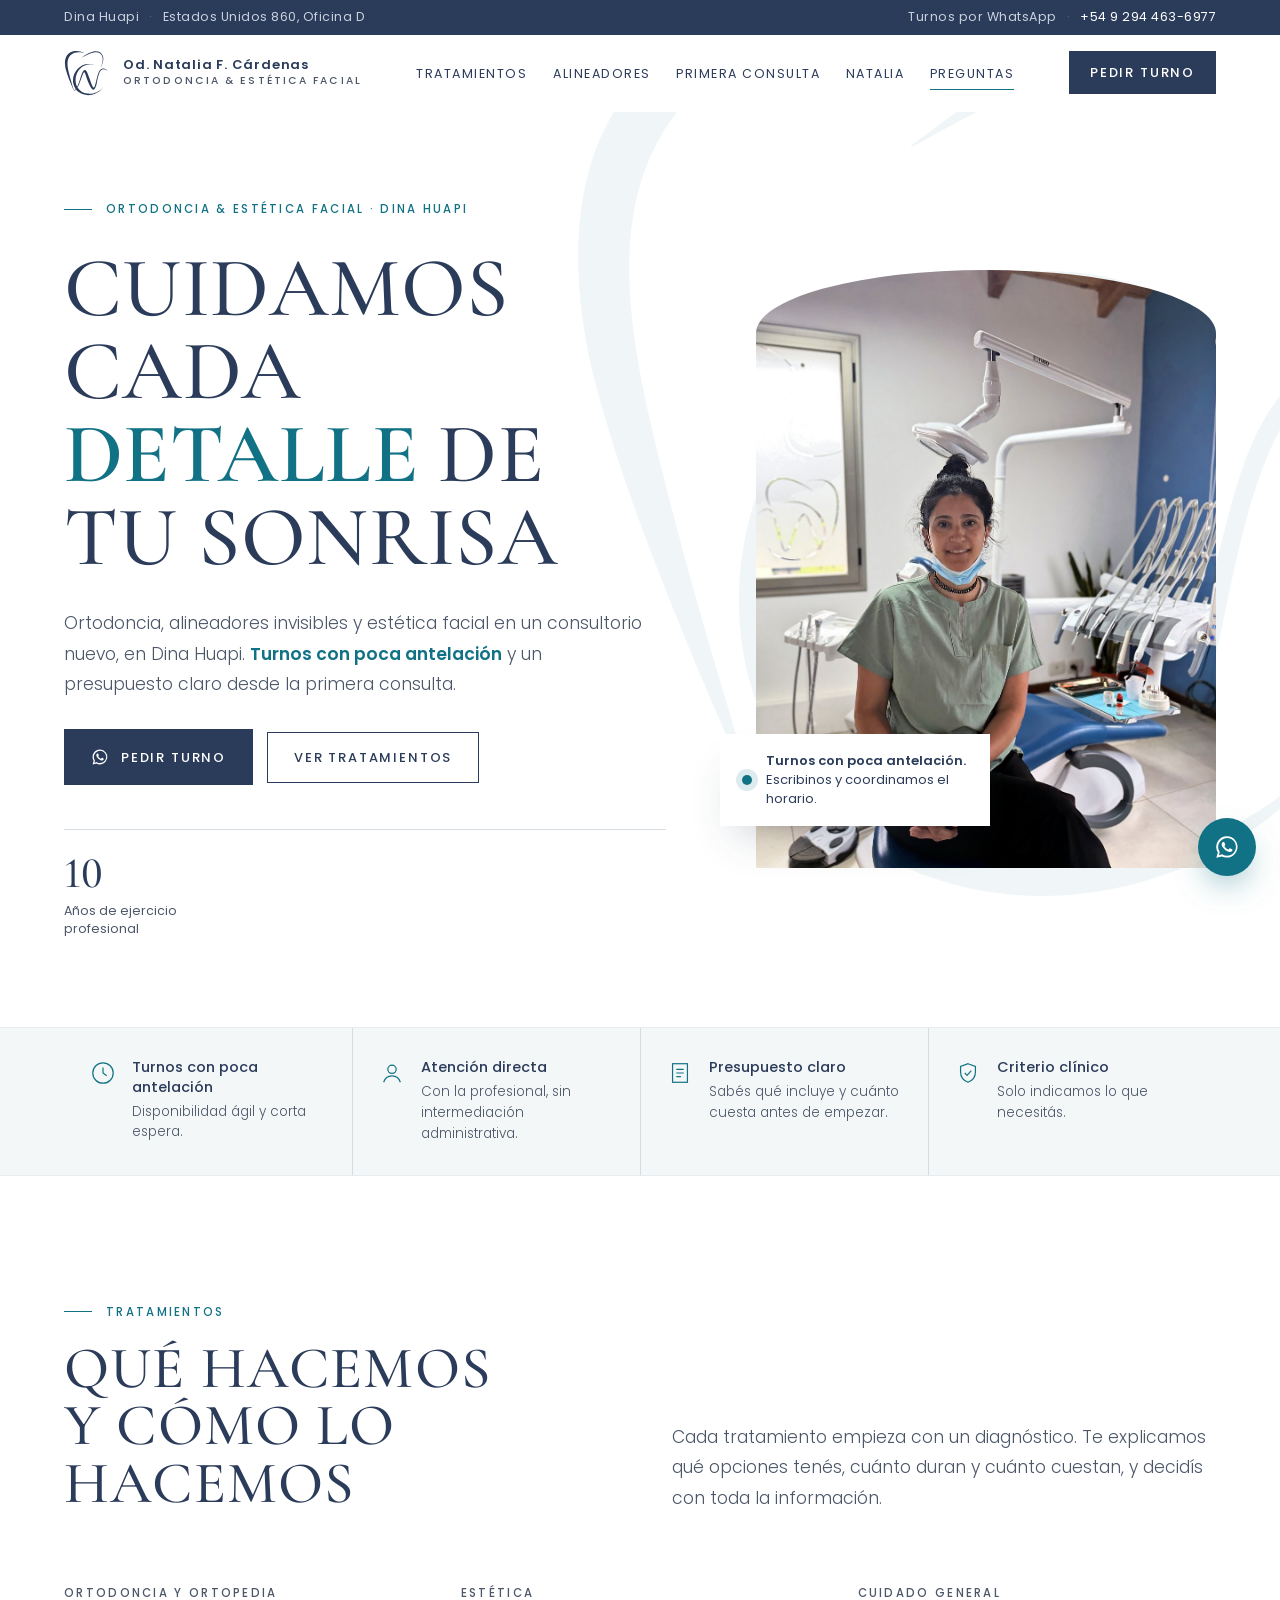
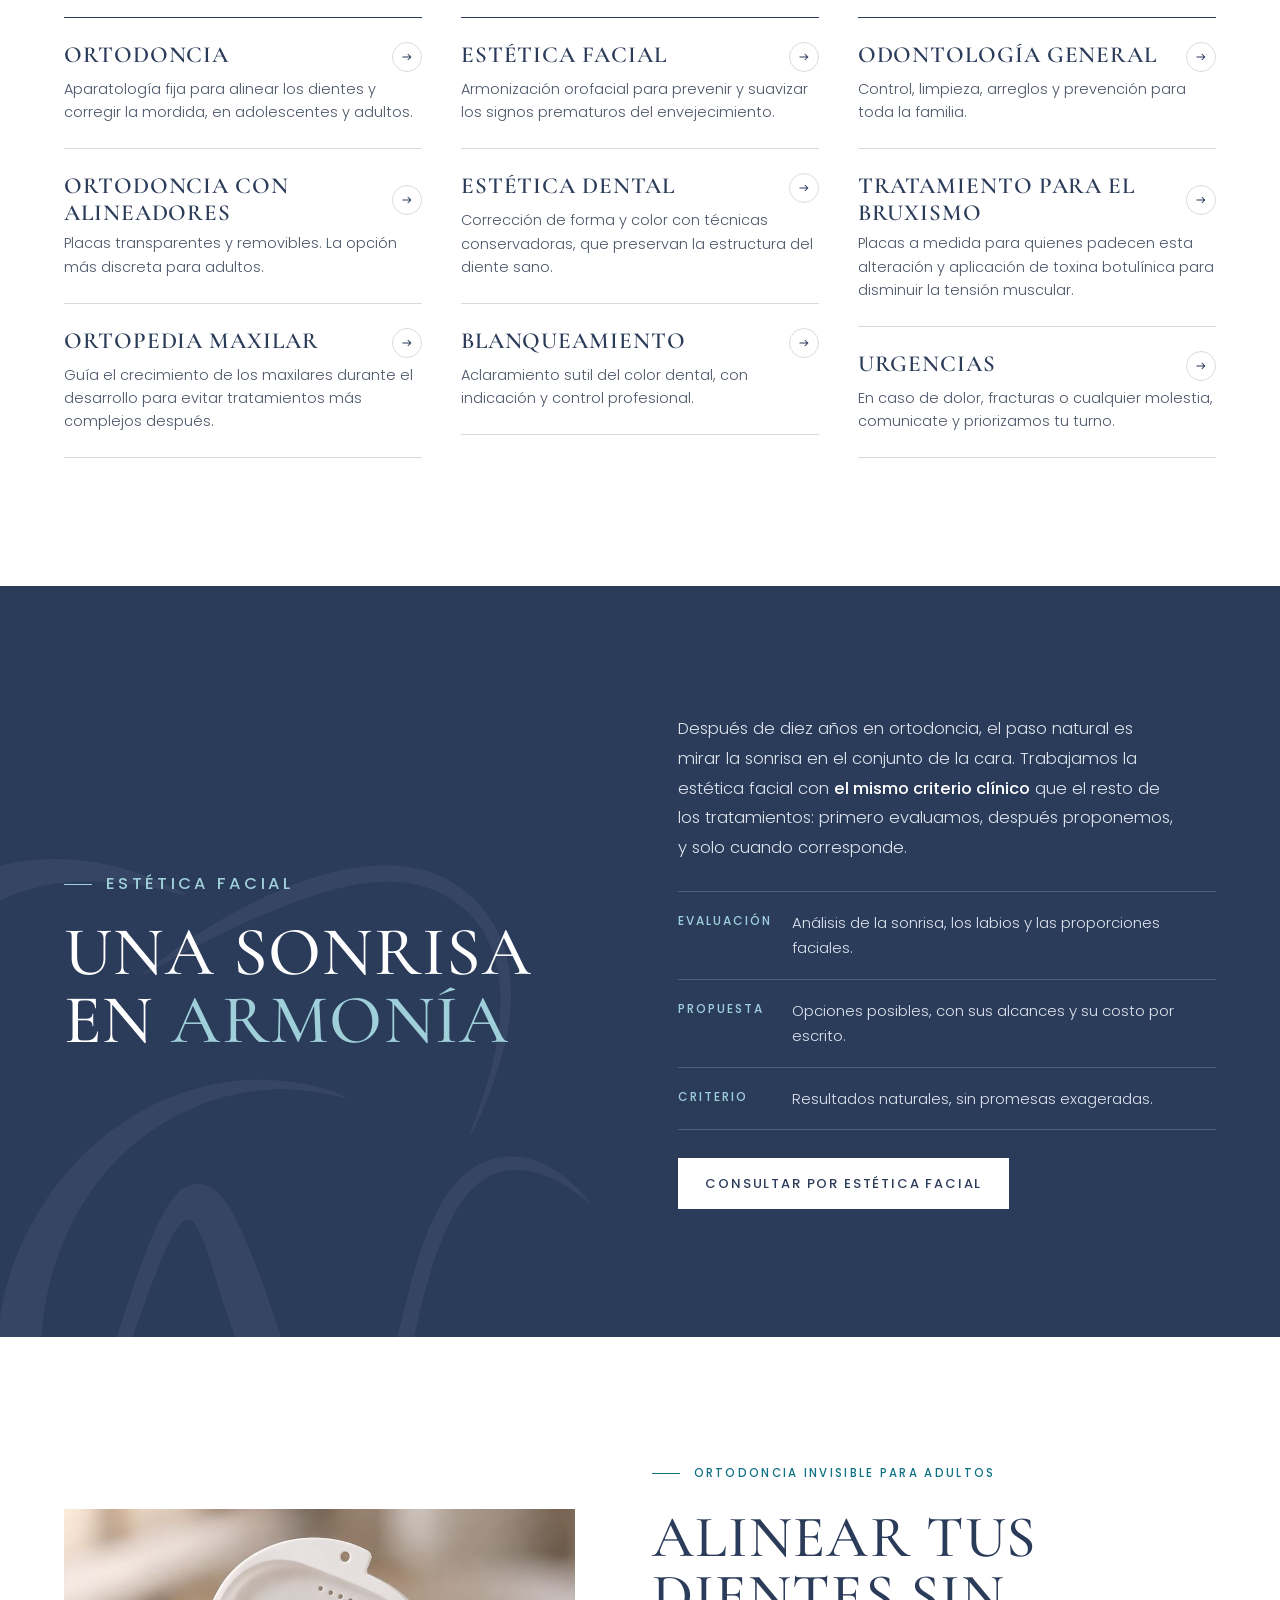
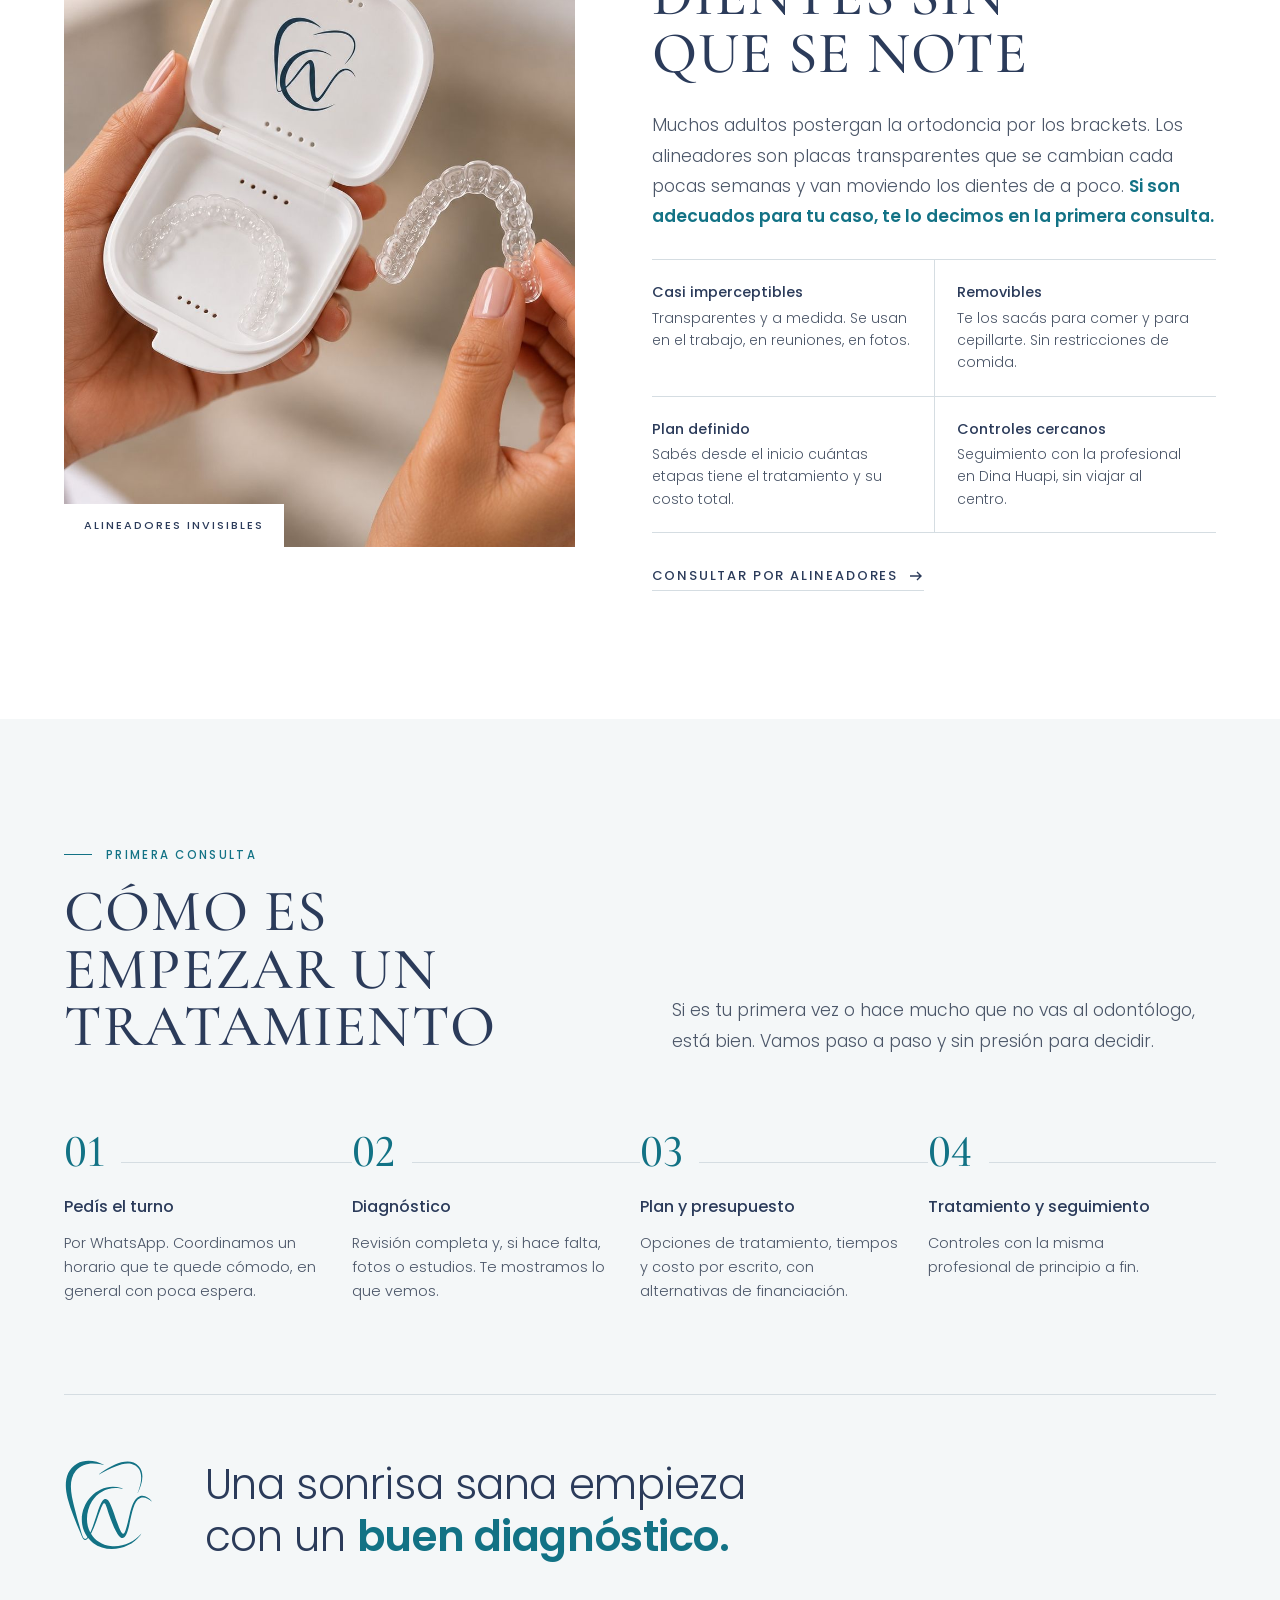
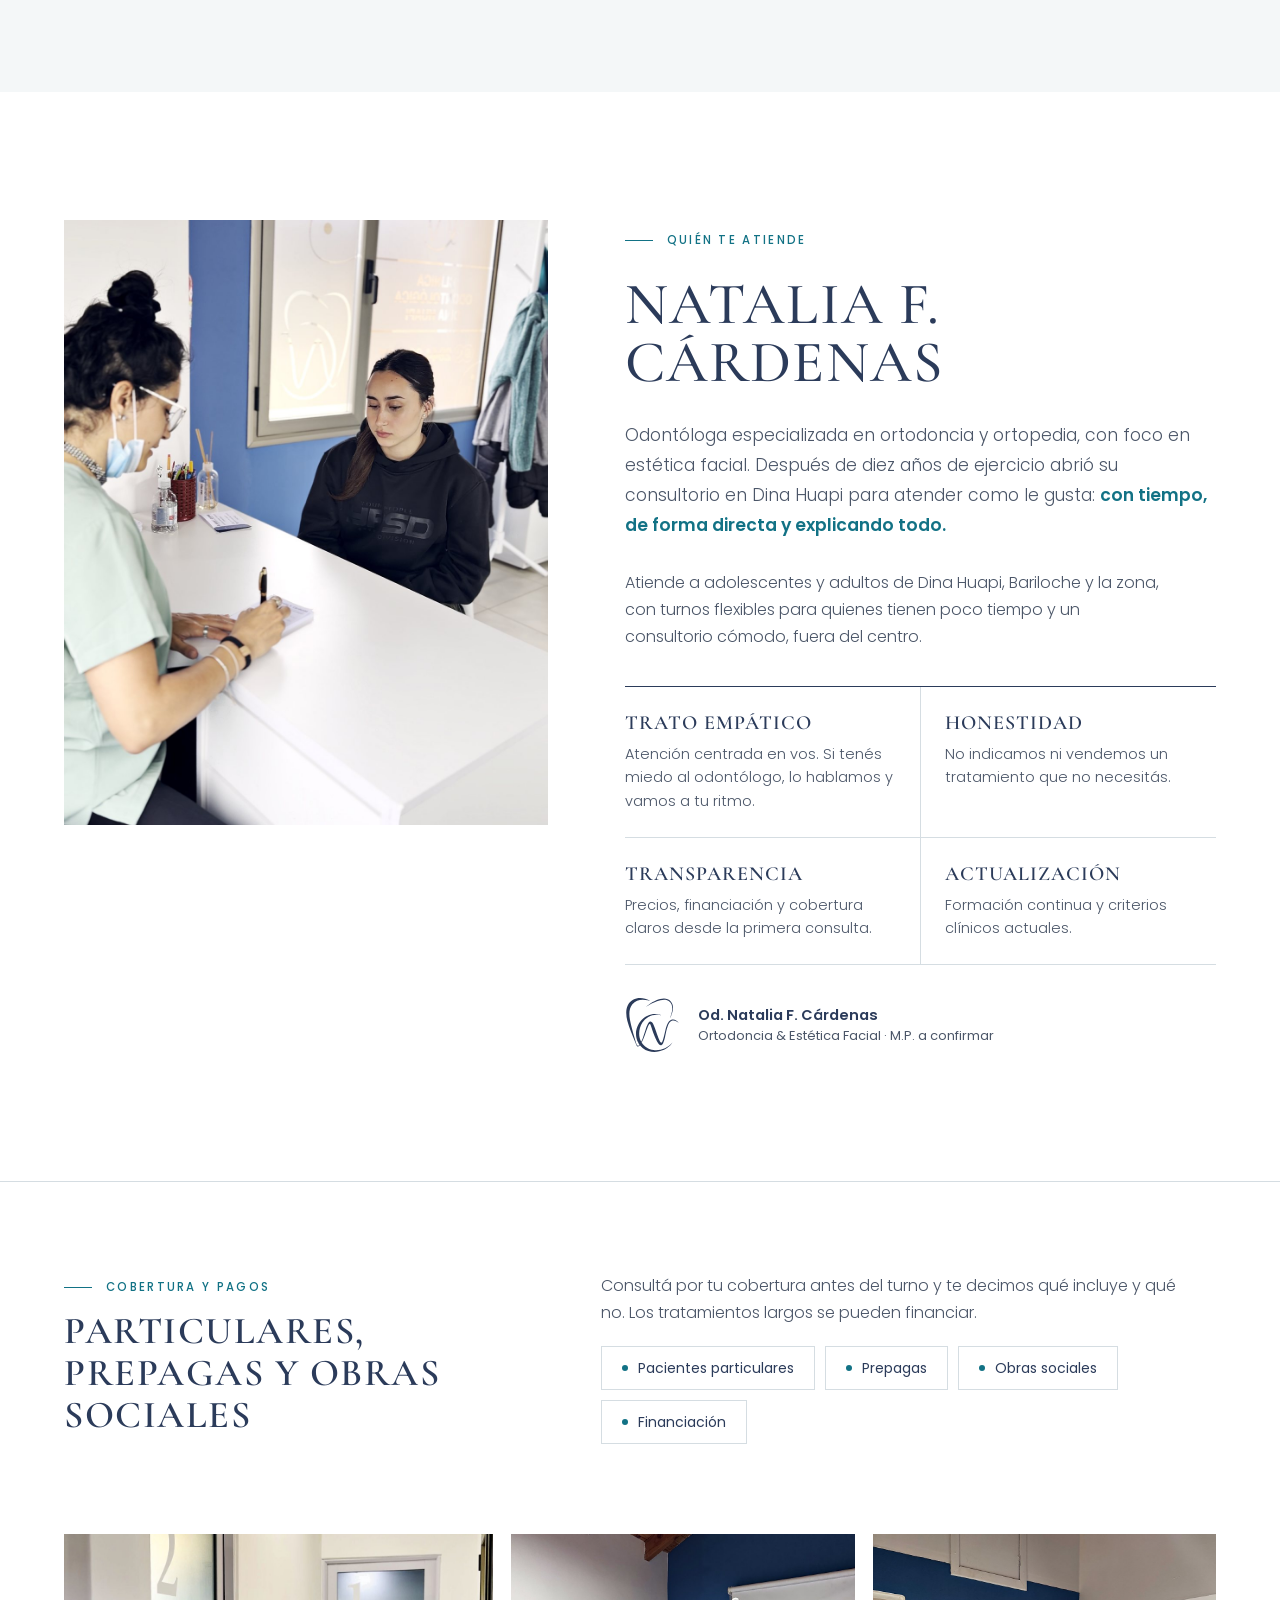
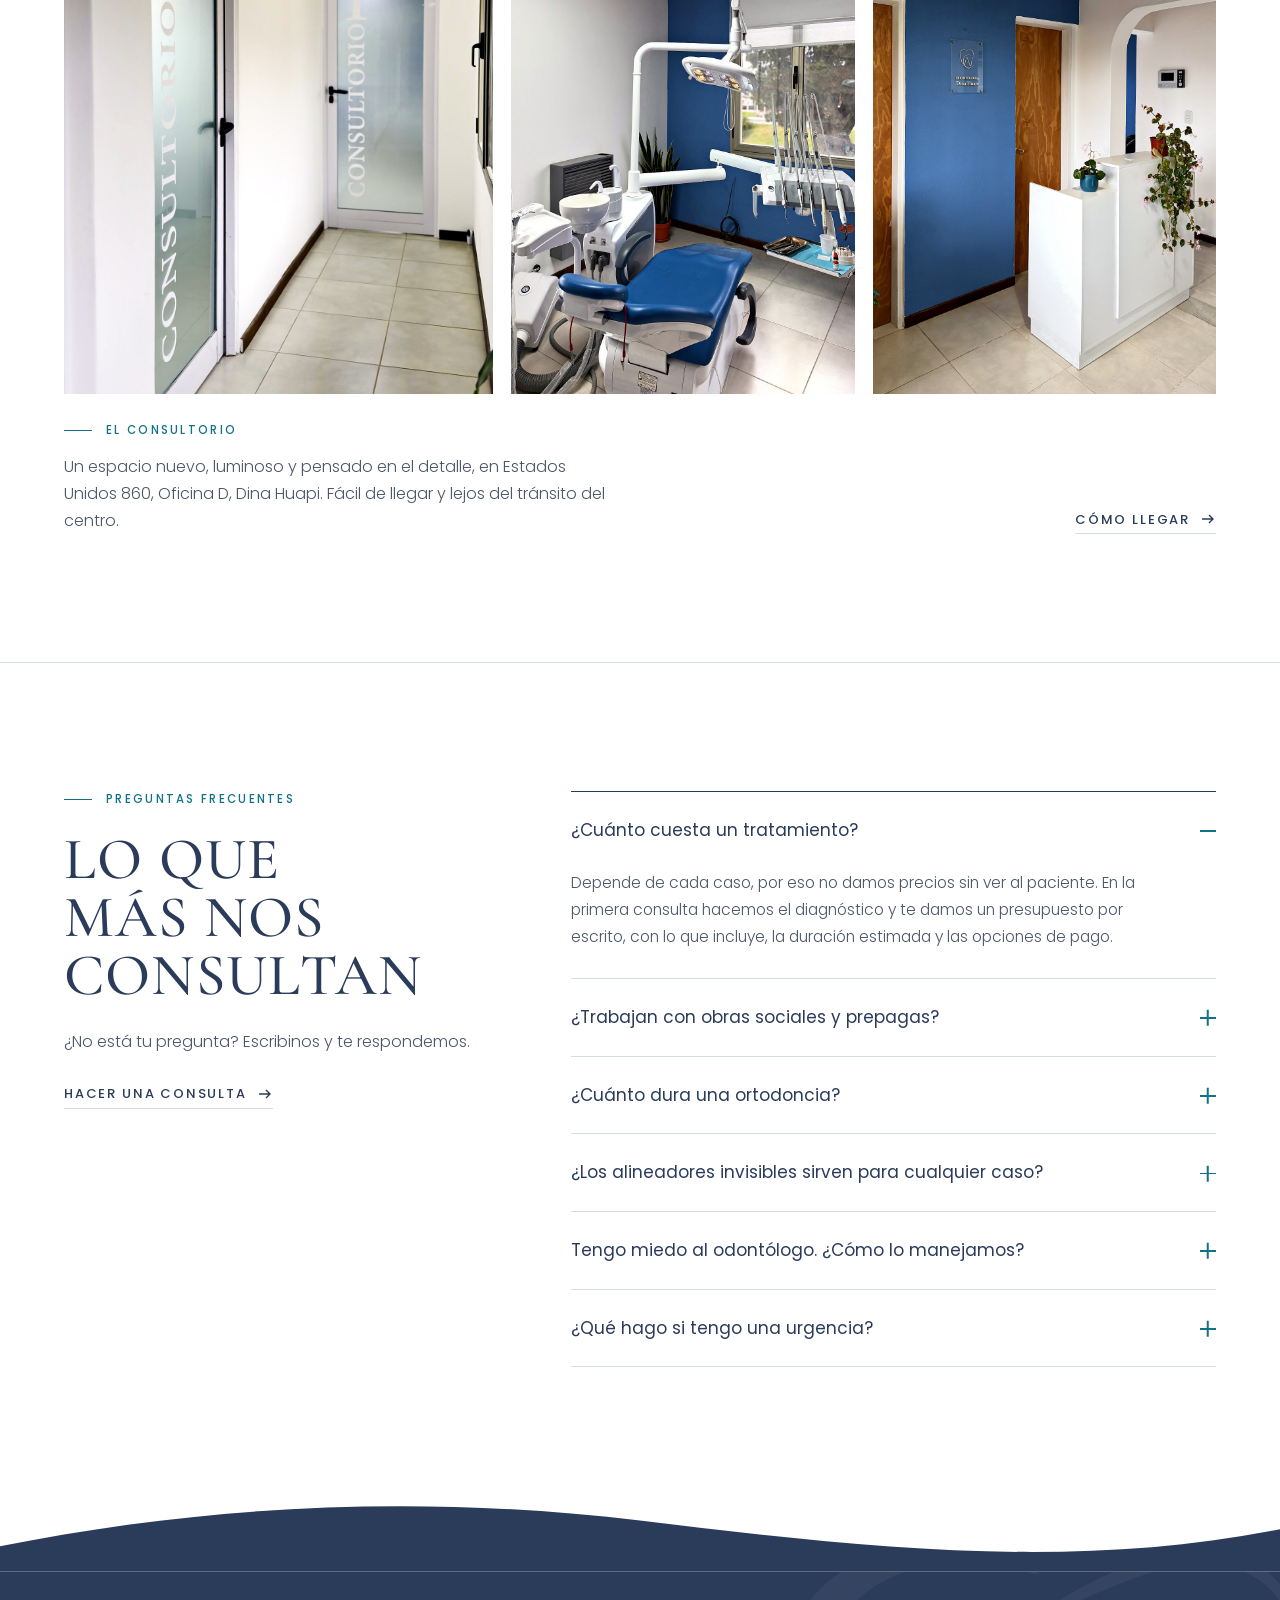
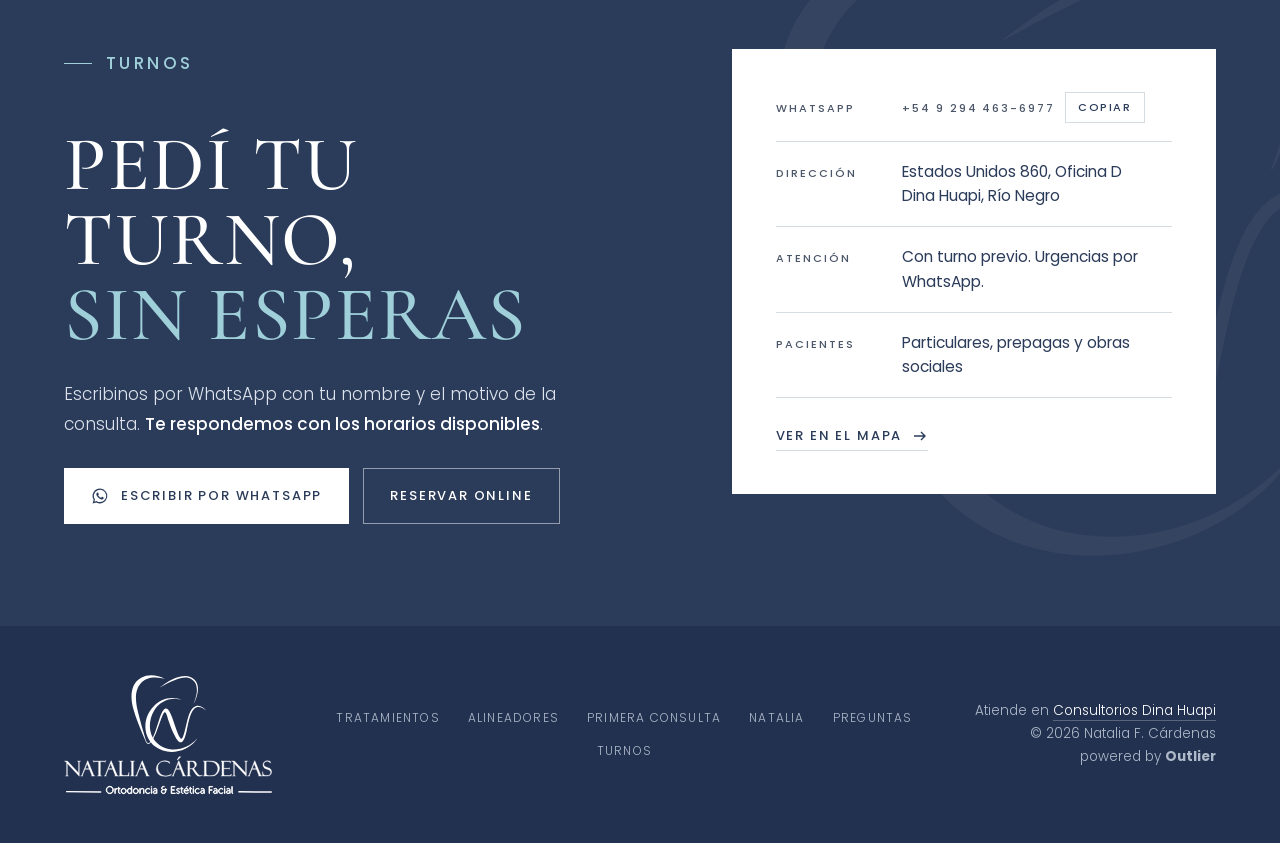
<file: nati/index.html>
<!doctype html>
<html lang="es">
<meta charset="utf-8">
<meta name="viewport" content="width=device-width, initial-scale=1, viewport-fit=cover">
<title>Natalia Cárdenas · Ortodoncia</title>
<meta name="claude:viewport-fit-sides" content="cover">
<meta name="description" content="Ortodoncia, alineadores invisibles y estética facial en Dina Huapi. Od. Natalia F. Cárdenas. Turnos con poca antelación y presupuesto claro desde la primera consulta.">
<meta property="og:title" content="Natalia Cárdenas · Ortodoncia & Estética Facial">
<meta property="og:description" content="Ortodoncia, alineadores invisibles y estética facial en Dina Huapi.">
<meta property="og:image" content="https://santiagojdv.github.io/consultorios-dina-huapi/nati/img/natalia.jpg">
<meta property="og:type" content="website">
<meta property="og:locale" content="es_AR">
<link rel="icon" href="marca/isotipo.svg" type="image/svg+xml">
<link rel="preconnect" href="https://fonts.googleapis.com">
<link rel="preconnect" href="https://fonts.gstatic.com" crossorigin>
<link rel="stylesheet" href="https://fonts.googleapis.com/css2?family=Cormorant+Garamond:wght@400;500;600&family=Poppins:wght@300;400;500;600&display=swap">
<style>
/* Layout: editorial, aireado; un solo diente grande por sección como recurso gráfico; bandas azul marino solo para cerrar y para la línea de estética facial. Marca solo clara, por manual. */
:root{
  --navy:#2B3B5A;      /* azul marino, 25% */
  --petrol:#127285;    /* azul petróleo, 15% (texto ok: 5,6:1) */
  --white:#FFFFFF;     /* 55% */
  --soft:#F4F7F8;      /* fondo suave */
  --mist:#D5DDE2;      /* gris niebla: líneas */
  --graphite:#4B5668;  /* gris grafito: texto secundario */
  --ink:#24324D;       /* texto corrido, azul marino un punto más oscuro */
  --sky:#9FD0DA;       /* celeste para destacar sobre azul marino (8,1:1) */
  --display:"Cormorant Garamond","Cormorant",Garamond,"Times New Roman",serif;
  --sans:"Poppins","Montserrat",system-ui,-apple-system,"Segoe UI",sans-serif;
  --wrap:1200px;
  --gut:max(16px, env(safe-area-inset-left, 0px));
  --gutr:max(16px, env(safe-area-inset-right, 0px));
  --ease:cubic-bezier(.2,.7,.2,1);
  color-scheme:light;
}
*{box-sizing:border-box}
html{scroll-behavior:smooth;scroll-padding-top:88px}
body{margin:0;background:var(--white);color:var(--ink);font:300 16px/1.7 var(--sans);-webkit-font-smoothing:antialiased;text-rendering:optimizeLegibility;overflow-x:hidden}
body::before{content:"";position:fixed;inset:0 0 auto;height:env(safe-area-inset-top,0px);z-index:60;background:var(--white)}
img{max-width:100%;display:block}
a{color:inherit}
::selection{background:var(--petrol);color:var(--white)}
:focus-visible{outline:2px solid var(--petrol);outline-offset:3px}
.wrap{max-width:var(--wrap);margin:0 auto;padding-left:max(24px,var(--gut));padding-right:max(24px,var(--gutr))}
@media (max-width:560px){.wrap{padding-left:var(--gut);padding-right:var(--gutr)}}

/* Tipo */
.eyebrow{font:500 11.5px/1.4 var(--sans);letter-spacing:.2em;text-transform:uppercase;color:var(--petrol);display:flex;align-items:center;gap:14px;margin:0}
.eyebrow::before{content:"";width:28px;height:1px;background:currentColor}
.h-display{font-family:var(--display);font-weight:500;text-transform:uppercase;letter-spacing:.02em;line-height:.98;margin:0;text-wrap:balance;color:var(--navy)}
.h2{font-size:clamp(36px,4.6vw,60px)}
.h3{font-family:var(--display);font-weight:600;text-transform:uppercase;letter-spacing:.04em;font-size:clamp(22px,2vw,26px);line-height:1.1;margin:0;color:var(--navy)}
.lead{font-size:clamp(16.5px,1.35vw,18.5px);line-height:1.75;color:var(--graphite);max-width:34em;margin:0}
.lead b,.hl b,p b{font-weight:600;color:var(--petrol)}
.muted{color:var(--graphite)}

/* Botones */
.btn{display:inline-flex;align-items:center;gap:12px;font:500 13px/1 var(--sans);letter-spacing:.14em;text-transform:uppercase;text-decoration:none;padding:18px 26px;border:1px solid transparent;transition:background .3s var(--ease),color .3s var(--ease),border-color .3s var(--ease),transform .3s var(--ease)}
.btn svg{width:18px;height:18px;flex:none}
.btn-primary{background:var(--navy);color:var(--white)}
.btn-primary:hover{background:var(--petrol)}
.btn-ghost{border-color:var(--navy);color:var(--navy)}
.btn-ghost:hover{background:var(--navy);color:var(--white)}
.btn-light{background:var(--white);color:var(--navy)}
.btn-light:hover{background:var(--sky)}
.link-arrow{display:inline-flex;align-items:center;gap:10px;font:500 13px/1 var(--sans);letter-spacing:.14em;text-transform:uppercase;text-decoration:none;color:var(--navy);padding-block:6px;border-bottom:1px solid var(--mist);transition:border-color .3s,gap .3s var(--ease)}
.link-arrow:hover{border-color:var(--navy);gap:16px}

/* Barra superior + nav */
.topbar{background:var(--navy);color:#C9D2DE;font:400 12.5px/1 var(--sans);letter-spacing:.04em}
.topbar .wrap{display:flex;justify-content:space-between;align-items:center;gap:16px;padding-block:11px}
.topbar a{text-decoration:none;color:var(--white)}
.topbar .sep{opacity:.4;margin-inline:10px}
@media (max-width:720px){.topbar .hide-sm{display:none}}
header.nav{position:sticky;top:env(safe-area-inset-top,0px);z-index:50;background:rgba(255,255,255,.92);backdrop-filter:saturate(1.4) blur(14px);-webkit-backdrop-filter:saturate(1.4) blur(14px);border-bottom:1px solid transparent;transition:border-color .3s,box-shadow .3s}
header.nav.scrolled{border-color:var(--mist);box-shadow:0 6px 30px -18px rgba(43,59,90,.35)}
.nav .wrap{display:flex;align-items:center;justify-content:space-between;gap:24px;height:76px}
.brand{display:flex;align-items:center;gap:14px;text-decoration:none;color:var(--navy)}
.brand svg{height:46px;width:45px;flex:none}
.brand .who{display:flex;flex-direction:column;line-height:1.25}
.brand .who small{font:500 10.5px/1.3 var(--sans);letter-spacing:.2em;text-transform:uppercase;color:var(--graphite)}
.brand .who span{font:600 13px/1.3 var(--sans);letter-spacing:.06em;color:var(--navy)}
.menu{display:flex;align-items:center;gap:clamp(18px,2vw,30px);list-style:none;margin:0;padding:0}
.menu a{white-space:nowrap;font:400 12.5px/1 var(--sans);letter-spacing:.12em;text-transform:uppercase;text-decoration:none;color:var(--navy);position:relative;padding-block:8px}
.menu a::after{content:"";position:absolute;left:0;right:0;bottom:0;height:1px;background:var(--petrol);transform:scaleX(0);transform-origin:left;transition:transform .35s var(--ease)}
.menu a:hover::after,.menu a.active::after{transform:scaleX(1)}
.nav .btn{padding:14px 20px;white-space:nowrap}
@media (max-width:1240px) and (min-width:1021px){.brand .who{display:none}}
.burger{display:none;background:none;border:0;padding:10px;margin-right:-10px;cursor:pointer;color:var(--navy)}
.burger span{display:block;width:24px;height:1.5px;background:currentColor;margin:6px 0;transition:transform .3s var(--ease),opacity .2s}
.nav.open .burger span:nth-child(1){transform:translateY(7.5px) rotate(45deg)}
.nav.open .burger span:nth-child(2){opacity:0}
.nav.open .burger span:nth-child(3){transform:translateY(-7.5px) rotate(-45deg)}
@media (max-width:1020px){
  .menu-wrap{position:absolute;left:0;right:0;top:100%;background:var(--white);border-bottom:1px solid var(--mist);padding:8px max(16px,var(--gutr)) 28px max(16px,var(--gut));display:none}
  .nav.open .menu-wrap{display:block}
  .menu{flex-direction:column;align-items:flex-start;gap:0}
  .menu li{width:100%;border-bottom:1px solid var(--soft)}
  .menu a{display:block;padding-block:18px;font-size:14px}
  .burger{display:block}
  .nav .btn.cta-top{display:none}
}

/* Hero */
.hero{position:relative;overflow:hidden;padding-block:clamp(48px,7vw,104px) clamp(56px,7vw,110px)}
.hero .wrap{display:grid;grid-template-columns:minmax(0,1.12fr) minmax(0,.88fr);gap:clamp(32px,6vw,96px);align-items:center;position:relative;z-index:1}
.hero h1{font-size:clamp(46px,6.6vw,96px);font-weight:500;letter-spacing:.005em}
.hero h1 em{font-style:normal;color:var(--petrol);font-weight:600}
.hero .copy{display:flex;flex-direction:column;gap:30px;min-width:0}
.hero .ctas{display:flex;flex-wrap:wrap;gap:14px;align-items:center}
.facts{display:grid;grid-template-columns:repeat(3,minmax(0,1fr));border-top:1px solid var(--mist);margin-top:14px}
.facts div{padding:22px 18px 0 0;display:flex;flex-direction:column;gap:6px}
.facts div+div{padding-left:22px;border-left:1px solid var(--mist)}
.facts strong{font:500 clamp(34px,3.4vw,46px)/1 var(--display);color:var(--navy);font-variant-numeric:lining-nums}
.facts span{font:400 12.5px/1.45 var(--sans);color:var(--graphite)}
.arch{position:relative;justify-self:end;width:100%;max-width:460px}
.arch figure{margin:0;aspect-ratio:4/5.2;max-width:100%;overflow:hidden;border-radius:999px 999px 6px 6px / 46% 46% 6px 6px;background:var(--soft)}
.arch img{width:100%;height:100%;object-fit:cover;object-position:30% 50%;transform:scale(1.04);animation:settle 1.8s var(--ease) both}
.arch .tag{position:absolute;left:-36px;bottom:42px;background:var(--white);padding:18px 22px;display:flex;gap:14px;align-items:center;box-shadow:0 22px 50px -24px rgba(43,59,90,.45);max-width:270px}
.arch .tag i{width:10px;height:10px;border-radius:50%;background:var(--petrol);box-shadow:0 0 0 6px rgba(18,114,133,.14);flex:none}
.arch .tag p{margin:0;font:400 13px/1.45 var(--sans);color:var(--navy)}
.arch .tag p b{color:var(--navy)}
.bg-tooth{aspect-ratio:210/215;height:auto}
.hero .bg-tooth{position:absolute;right:-180px;top:-120px;width:min(900px,80vw);color:var(--petrol);opacity:.06;pointer-events:none}
@media (max-width:900px){
  .hero .wrap{grid-template-columns:1fr}
  .arch{justify-self:start;max-width:520px}
  .arch figure{aspect-ratio:4/4.4}
  .arch .tag{left:16px;bottom:16px}
  .hero .bg-tooth{right:-40%;top:auto;bottom:-10%;width:120vw}
}
@media (max-width:480px){.facts div{padding-right:10px}.facts div+div{padding-left:12px}}

/* Load sequence */
.rise{animation:rise .9s var(--ease) both}
.d1{animation-delay:.08s}.d2{animation-delay:.18s}.d3{animation-delay:.28s}.d4{animation-delay:.38s}
@keyframes rise{from{opacity:0;transform:translateY(18px)}to{opacity:1;transform:none}}
@keyframes settle{from{transform:scale(1.12)}to{transform:scale(1.04)}}

/* Franja de valores */
.values{background:var(--soft);border-block:1px solid #E6ECEF}
.values ul{list-style:none;margin:0;padding:0;display:grid;grid-template-columns:repeat(4,minmax(0,1fr))}
.values li{padding:30px 26px;display:flex;gap:16px;align-items:flex-start;min-width:0}
.values li+li{border-left:1px solid var(--mist)}
.values svg{width:26px;height:26px;flex:none;color:var(--petrol);margin-top:2px}
.values h3{font:500 14.5px/1.35 var(--sans);color:var(--navy);margin:0 0 4px}
.values p{font-size:13.5px;line-height:1.55;color:var(--graphite);margin:0}
@media (max-width:980px){.values ul{grid-template-columns:repeat(2,minmax(0,1fr))}.values li:nth-child(3){border-left:0}.values li:nth-child(n+3){border-top:1px solid var(--mist)}}
@media (max-width:560px){.values ul{grid-template-columns:1fr}.values li+li{border-left:0;border-top:1px solid var(--mist)}.values li{padding-inline:0}}

/* Secciones */
section{position:relative}
.sec{padding-block:clamp(72px,10vw,140px)}
.sec-head{display:grid;grid-template-columns:minmax(0,1fr) minmax(0,1fr);gap:clamp(24px,5vw,80px);align-items:end;margin-bottom:clamp(40px,6vw,72px)}
.sec-head .h-display{margin-top:20px}
@media (max-width:860px){.sec-head{grid-template-columns:1fr}}

/* Tratamientos */
.groups{display:grid;grid-template-columns:repeat(3,minmax(0,1fr));gap:clamp(24px,3vw,48px)}
.group{display:flex;flex-direction:column;min-width:0}
.group>h3{font:500 11.5px/1.4 var(--sans);letter-spacing:.2em;text-transform:uppercase;color:var(--graphite);margin:0;padding-bottom:16px;border-bottom:1px solid var(--navy)}
.tx{list-style:none;margin:0;padding:0}
.tx li{border-bottom:1px solid var(--mist)}
.tx a{display:grid;grid-template-columns:1fr auto;gap:6px 16px;padding:24px 0;text-decoration:none;transition:padding .4s var(--ease)}
.tx a:hover{padding-left:10px}
.tx strong{font:600 clamp(21px,1.8vw,24px)/1.15 var(--display);letter-spacing:.04em;text-transform:uppercase;color:var(--navy)}
.tx p{grid-column:1/-1;margin:0;font-size:14.5px;line-height:1.6;color:var(--graphite);max-width:32em}
.tx .go{align-self:center;width:30px;height:30px;border-radius:50%;border:1px solid var(--mist);display:grid;place-items:center;color:var(--navy);transition:background .3s,border-color .3s,color .3s,transform .4s var(--ease)}
.tx .go svg{width:12px;height:12px}
.tx a:hover .go{background:var(--navy);border-color:var(--navy);color:var(--white);transform:rotate(-45deg)}
@media (max-width:980px){.groups{grid-template-columns:1fr}}

/* Estética facial (banda) */
.facial{background:var(--navy);color:#DCE3EC;overflow:hidden}
.facial .wrap{display:grid;grid-template-columns:minmax(0,1fr) minmax(0,1fr);gap:clamp(32px,6vw,96px);align-items:center;position:relative;z-index:1}
.facial .eyebrow{color:var(--sky)}
.facial .h-display{color:var(--white);font-size:clamp(40px,5.4vw,76px)}
.facial .h-display em{font-style:normal;color:var(--sky)}
.facial p{margin:0;font-size:16.5px;line-height:1.8;max-width:30em}
.facial p b{color:var(--white);font-weight:500}
.facial .side{display:flex;flex-direction:column;gap:28px}
.facial ul{list-style:none;margin:0;padding:0;border-top:1px solid rgba(255,255,255,.18)}
.facial li{display:flex;gap:18px;padding:18px 0;border-bottom:1px solid rgba(255,255,255,.18);font-size:15px}
.facial li span{font:500 12px/1.9 var(--sans);letter-spacing:.16em;color:var(--sky);min-width:96px;text-transform:uppercase}
.facial .bg-tooth{position:absolute;left:-12%;bottom:-38%;width:min(760px,90vw);color:var(--white);opacity:.05;pointer-events:none}
@media (max-width:860px){.facial .wrap{grid-template-columns:1fr}}

/* Alineadores */
.aligners .wrap{display:grid;grid-template-columns:minmax(0,.95fr) minmax(0,1.05fr);gap:clamp(32px,6vw,100px);align-items:center}
.photo{margin:0;position:relative;overflow:hidden;background:var(--soft);max-width:100%}
.photo img{width:100%;height:100%;object-fit:cover;transition:transform 1.2s var(--ease)}
.photo:hover img{transform:scale(1.03)}
.aligners .photo{aspect-ratio:4/5}
.aligners .photo img{object-position:50% 40%}
.photo figcaption{position:absolute;left:0;bottom:0;background:var(--white);padding:14px 20px;font:500 11px/1.4 var(--sans);letter-spacing:.18em;text-transform:uppercase;color:var(--navy)}
.aligners .copy{display:flex;flex-direction:column;gap:28px;min-width:0}
.spec{display:grid;grid-template-columns:repeat(2,minmax(0,1fr));gap:0;border-top:1px solid var(--mist)}
.spec div{padding:22px 22px 22px 0;border-bottom:1px solid var(--mist);min-width:0}
.spec div:nth-child(even){padding-left:22px;border-left:1px solid var(--mist)}
.spec h4{font:500 14.5px/1.4 var(--sans);color:var(--navy);margin:0 0 4px}
.spec p{margin:0;font-size:14px;line-height:1.6;color:var(--graphite)}
@media (max-width:860px){.aligners .wrap{grid-template-columns:1fr}.aligners .photo{aspect-ratio:4/3.6}}
@media (max-width:520px){.spec{grid-template-columns:1fr}.spec div:nth-child(even){padding-left:0;border-left:0}}

/* Primera consulta */
.process{background:var(--soft)}
.steps{list-style:none;margin:0;padding:0;display:grid;grid-template-columns:repeat(4,minmax(0,1fr));counter-reset:s;position:relative}
.steps::before{content:"";position:absolute;left:0;right:0;top:34px;height:1px;background:var(--mist)}
.steps li{counter-increment:s;position:relative;padding-right:28px;display:flex;flex-direction:column;gap:14px;min-width:0}
.steps li::before{content:counter(s,decimal-leading-zero);font:500 46px/1 var(--display);color:var(--petrol);background:var(--soft);padding-right:16px;align-self:flex-start;position:relative;font-variant-numeric:lining-nums}
.steps h3{font:500 16px/1.4 var(--sans);color:var(--navy);margin:8px 0 0}
.steps p{margin:0;font-size:14.5px;line-height:1.65;color:var(--graphite)}
@media (max-width:900px){.steps{grid-template-columns:repeat(2,minmax(0,1fr));row-gap:48px}.steps::before{display:none}}
@media (max-width:520px){.steps{grid-template-columns:1fr;row-gap:36px}}
.quote{margin:clamp(56px,7vw,96px) 0 0;padding-top:clamp(40px,5vw,64px);border-top:1px solid var(--mist);display:grid;grid-template-columns:auto minmax(0,1fr);gap:clamp(20px,4vw,56px);align-items:start}
.quote svg{width:clamp(56px,7vw,92px);aspect-ratio:210/215;height:auto;color:var(--petrol)}
.quote blockquote{margin:0;font:300 clamp(26px,3.3vw,44px)/1.25 var(--sans);color:var(--navy);letter-spacing:-.01em;max-width:22em;text-wrap:balance}
.quote blockquote b{font-weight:600;color:var(--petrol)}
@media (max-width:560px){.quote{grid-template-columns:1fr}}

/* Natalia */
.about .wrap{display:grid;grid-template-columns:minmax(0,.9fr) minmax(0,1.1fr);gap:clamp(32px,6vw,100px);align-items:start}
.about .photo{aspect-ratio:4/5;position:sticky;top:110px}
.about .photo img{object-position:50% 35%}
.about .copy{display:flex;flex-direction:column;gap:28px;min-width:0;padding-top:12px}
.sign{display:flex;align-items:center;gap:18px;padding-top:4px}
.sign svg{height:56px;width:55px;flex:none;color:var(--navy)}
.sign div{font:400 13px/1.5 var(--sans);color:var(--graphite)}
.sign strong{display:block;font:600 14.5px/1.4 var(--sans);color:var(--navy)}
.pillars{display:grid;grid-template-columns:repeat(2,minmax(0,1fr));gap:0;border-top:1px solid var(--navy);margin-top:8px}
.pillars div{padding:24px 24px 24px 0;border-bottom:1px solid var(--mist);min-width:0}
.pillars div:nth-child(even){padding-left:24px;border-left:1px solid var(--mist)}
.pillars h4{font:600 20px/1.2 var(--display);letter-spacing:.05em;text-transform:uppercase;color:var(--navy);margin:0 0 8px}
.pillars p{margin:0;font-size:14.5px;line-height:1.6;color:var(--graphite)}
@media (max-width:860px){.about .wrap{grid-template-columns:1fr}.about .photo{position:relative;top:0;aspect-ratio:4/3.8}}
@media (max-width:520px){.pillars{grid-template-columns:1fr}.pillars div:nth-child(even){padding-left:0;border-left:0}}

/* Cobertura */
.cover{padding-block:clamp(56px,7vw,96px);border-top:1px solid var(--mist)}
.cover .wrap{display:grid;grid-template-columns:minmax(0,1fr) minmax(0,1.3fr);gap:clamp(28px,5vw,80px);align-items:center}
.chips{display:flex;flex-wrap:wrap;gap:10px}
.chips span{font:400 14px/1 var(--sans);padding:14px 20px;border:1px solid var(--mist);color:var(--navy);display:inline-flex;gap:10px;align-items:center}
.chips span::before{content:"";width:6px;height:6px;border-radius:50%;background:var(--petrol)}
@media (max-width:860px){.cover .wrap{grid-template-columns:1fr}}

/* Consultorio: galería */
.space{padding-bottom:clamp(72px,10vw,140px)}
.gallery{display:grid;grid-template-columns:1.25fr 1fr 1fr;gap:clamp(10px,1.4vw,18px)}
.gallery .photo{aspect-ratio:auto;height:clamp(300px,36vw,520px)}
.gallery .photo:first-child img{object-position:20% 50%}
@media (max-width:860px){.gallery{grid-template-columns:1fr 1fr}.gallery .photo{height:clamp(220px,52vw,420px)}.gallery .photo:first-child{grid-column:1/-1}}
.space .note{display:flex;justify-content:space-between;gap:24px;flex-wrap:wrap;align-items:end;margin-top:28px}

/* FAQ */
.faq .wrap{display:grid;grid-template-columns:minmax(0,.8fr) minmax(0,1.2fr);gap:clamp(32px,6vw,100px)}
.faq .intro{display:flex;flex-direction:column;gap:24px;align-self:start;position:sticky;top:120px}
details{border-bottom:1px solid var(--mist)}
details:first-child{border-top:1px solid var(--navy)}
summary{list-style:none;cursor:pointer;display:flex;justify-content:space-between;gap:24px;align-items:center;padding:26px 0;font:400 17px/1.45 var(--sans);color:var(--navy)}
summary::-webkit-details-marker{display:none}
summary i{width:16px;height:16px;position:relative;flex:none}
summary i::before,summary i::after{content:"";position:absolute;left:0;right:0;top:50%;height:1.5px;background:var(--petrol);transition:transform .35s var(--ease)}
summary i::after{transform:rotate(90deg)}
details[open] summary i::after{transform:rotate(0)}
summary:hover{color:var(--petrol)}
details .ans{padding:0 48px 28px 0;color:var(--graphite);font-size:15.5px;line-height:1.75;max-width:40em}
details .ans p{margin:0}
@media (max-width:860px){.faq .wrap{grid-template-columns:1fr}.faq .intro{position:static}details .ans{padding-right:0}}

/* Turnos / contacto */
.contact{background:var(--navy);color:#DCE3EC;position:relative;overflow:hidden}
.wave{display:block;width:100%;height:clamp(40px,6vw,90px);color:var(--navy);background:var(--white)}
.contact .wrap{display:grid;grid-template-columns:minmax(0,1.1fr) minmax(0,.9fr);gap:clamp(36px,6vw,100px);padding-block:clamp(40px,6vw,80px) clamp(64px,8vw,110px);position:relative;z-index:1}
.contact .eyebrow{color:var(--sky)}
.contact .h-display{color:var(--white);font-size:clamp(44px,6vw,88px);margin-top:20px}
.contact .h-display em{font-style:normal;color:var(--sky)}
.contact .copy{display:flex;flex-direction:column;gap:28px;min-width:0}
.contact .copy>p{margin:0;font-size:17px;line-height:1.75;max-width:30em}
.contact .copy>p b{color:var(--white);font-weight:500}
.card{background:var(--white);color:var(--ink);padding:clamp(28px,3.4vw,44px);display:flex;flex-direction:column;gap:0;align-self:start;min-width:0}
.card .row{display:grid;grid-template-columns:110px minmax(0,1fr);gap:16px;padding:18px 0;border-bottom:1px solid var(--mist);align-items:baseline}
.card .row:first-of-type{padding-top:0}
.card .row span{font:500 11px/1.6 var(--sans);letter-spacing:.18em;text-transform:uppercase;color:var(--graphite)}
.card .row div{font:400 15.5px/1.55 var(--sans);color:var(--navy);overflow-wrap:anywhere}
.card .row a{text-decoration:none;border-bottom:1px solid var(--mist)}
.card .row a:hover{border-color:var(--petrol);color:var(--petrol)}
.card .actions{display:flex;flex-wrap:wrap;gap:10px;margin-top:24px}
.copybtn{background:none;border:1px solid var(--mist);font:500 11px/1 var(--sans);letter-spacing:.14em;text-transform:uppercase;color:var(--navy);padding:9px 12px;cursor:pointer;margin-left:10px;vertical-align:middle}
.copybtn:hover{border-color:var(--navy)}
.contact .bg-tooth{position:absolute;right:-8%;top:-6%;width:min(620px,70vw);color:var(--white);opacity:.045;pointer-events:none}
@media (max-width:900px){.contact .wrap{grid-template-columns:1fr}}
@media (max-width:420px){.card .row{grid-template-columns:1fr;gap:4px}}

/* Footer */
footer{background:#233150;color:#AEB9C9;font-size:13.5px}
footer .wrap{display:grid;grid-template-columns:auto 1fr auto;gap:40px;align-items:center;padding-block:48px calc(48px + env(safe-area-inset-bottom,0px))}
footer .logo{color:var(--white);width:210px;height:121px;display:block}
footer nav{display:flex;flex-wrap:wrap;gap:12px 28px;justify-content:center}
footer nav a{text-decoration:none;letter-spacing:.1em;text-transform:uppercase;font-size:12px}
footer nav a:hover{color:var(--white)}
footer .legal{text-align:right;line-height:1.7}
footer .legal a{color:var(--white);text-decoration:none;border-bottom:1px solid rgba(255,255,255,.25)}
@media (max-width:900px){footer .wrap{grid-template-columns:1fr;justify-items:start}footer nav{justify-content:flex-start}footer .legal{text-align:left}}

/* WhatsApp flotante + barra móvil */
.fab{position:fixed;right:calc(24px + env(safe-area-inset-right,0px));bottom:calc(24px + env(safe-area-inset-bottom,0px));z-index:40;width:58px;height:58px;border-radius:50%;background:var(--petrol);color:var(--white);display:grid;place-items:center;box-shadow:0 14px 34px -12px rgba(18,114,133,.7);transition:transform .3s var(--ease),background .3s}
.fab:hover{transform:translateY(-3px);background:var(--navy)}
.fab svg{width:26px;height:26px}
.mbar{display:none}
@media (max-width:720px){
  .fab{display:none}
  .mbar{display:grid;grid-template-columns:1fr 1fr;position:fixed;left:0;right:0;bottom:0;z-index:40;background:var(--white);border-top:1px solid var(--mist);padding:10px max(12px,env(safe-area-inset-right,0px)) calc(10px + env(safe-area-inset-bottom,0px)) max(12px,env(safe-area-inset-left,0px));gap:10px;transform:translateY(110%);transition:transform .4s var(--ease)}
  .mbar.show{transform:none}
  .mbar .btn{justify-content:center;padding:15px 10px;font-size:12px}
  footer .wrap{padding-bottom:calc(110px + env(safe-area-inset-bottom,0px))}
}
@media (prefers-reduced-motion:reduce){*,*::before,*::after{animation:none!important;transition:none!important}html{scroll-behavior:auto}}
</style>

<svg width="0" height="0" style="position:absolute" aria-hidden="true">
  <symbol id="logo" viewBox="444 249 567 326"><g fill="currentColor"><path d="M 715.97 261.88 C 716.03 262.30 715.46 262.09 715.21 262.05 C 712.97 261.70 710.52 260.77 708.25 260.30 C 687.09 255.93 664.26 257.62 649.79 275.42 C 631.08 298.41 639.06 332.00 645.46 358.13 C 650.10 377.09 655.52 396.24 661.21 414.92 C 662.60 419.5 665.63 432.02 669.35 434.56 C 672.5 436.71 675.28 433.72 677.03 431.28 C 670.86 422.42 666.38 412.30 664.66 401.57 C 656.46 350.31 704.43 299.99 756.38 316.26 L 760.97 318.38 C 756.80 317.47 752.62 316.43 748.36 316.03 C 723.80 313.73 700.36 326.44 687.60 347.12 C 674.41 368.52 671.33 397.60 683.58 420.09 L 684.84 417.82 C 691.73 402.32 696.01 385.82 701.60 369.82 C 703.88 363.28 709.64 346.37 715.49 342.98 C 723.90 338.10 729.12 350.16 731.79 356.13 C 737.91 369.75 742.09 384.75 747.30 398.79 C 749.17 403.85 755.00 420.15 759.09 422.79 C 762.60 425.07 764.94 418.49 765.92 415.98 C 770.33 404.54 772.68 390.19 775.87 378.14 C 779.48 364.48 784.46 340.55 799.55 335.41 C 810.80 331.56 820.80 338.71 827.63 347 L 827.51 347.34 C 818.33 339.5 805.35 333.11 795.12 343.22 C 783.32 354.90 778.86 386.69 774.99 402.91 C 773.25 410.17 771.12 418.90 767.69 425.51 C 759.01 442.21 749.93 428.16 744.44 418.37 C 737.33 405.72 731.60 390.16 726.80 376.42 C 724.49 369.80 722.58 361.45 719.71 355.26 C 718.94 353.60 717.80 351.07 715.56 351.99 C 713.22 352.96 709.60 361.77 708.56 364.30 C 700.53 383.74 695.58 404.55 685.40 423.08 C 694.69 439.21 712.21 449.40 730.49 451.84 C 757.78 455.50 785.88 443.77 803.36 422.92 C 802.88 424.26 801.83 425.60 800.97 426.76 C 776.48 459.71 723.51 470.21 690.08 444.67 C 685.87 441.46 681.79 437.56 678.75 433.28 C 678.28 432.94 677.28 434.65 676.98 434.92 C 671.23 440.27 667.88 437.70 665.11 431.87 C 663.46 428.39 661.91 424.21 660.39 420.63 C 649.53 395.12 637.66 367.05 630.53 340.33 C 622.83 311.51 622.94 275.64 652.21 259.01 C 671.84 247.85 696.88 251.30 715.97 261.88 "/>
<path d="M 794.65 328.51 L 794.52 327.79 C 797.34 320.04 800.16 312.21 801.65 304.07 C 804.39 289.12 803.29 272.25 789.35 263.28 C 775.37 254.29 758.44 259.30 744.18 264.76 C 730.32 270.07 716.98 276.98 704.07 284.24 L 703.96 283.78 C 708.06 280.86 711.99 277.71 716.18 274.91 C 737.28 260.85 776.11 241.26 797.25 265.05 C 812.87 282.62 803.88 310.01 794.65 328.51 "/>
<path stroke-width="0.45" stroke-linecap="butt" stroke-linejoin="round" stroke="currentColor" stroke-opacity="1" stroke-miterlimit="4" d="M 170.68 722.62 L 174.43 722.62 L 174.43 722.82 C 173.86 722.84 173.46 722.96 173.25 723.18 C 173.02 723.41 172.91 723.88 172.91 724.60 L 172.91 742.25 L 157.45 725.78 L 157.45 740.12 C 157.45 740.58 157.48 740.91 157.55 741.13 C 157.62 741.35 157.73 741.50 157.85 741.58 C 157.99 741.66 158.32 741.74 158.84 741.82 L 158.84 742.01 L 155.12 742.01 L 155.12 741.82 C 155.78 741.82 156.20 741.70 156.36 741.46 C 156.52 741.23 156.60 740.66 156.60 739.77 L 156.60 726.65 C 156.60 725.50 156.44 724.56 156.12 723.84 C 155.80 723.11 155.06 722.77 153.91 722.82 L 153.91 722.62 L 157.55 722.62 L 172.08 738.10 L 172.08 724.41 C 172.08 723.68 171.95 723.23 171.69 723.06 C 171.43 722.90 171.09 722.82 170.68 722.82 Z M 170.68 722.62 " transform="matrix(2.09, 0, 0, 2.09, 123.86, -1026.60)"/>
<path stroke-width="0.45" stroke-linecap="butt" stroke-linejoin="round" stroke="currentColor" stroke-opacity="1" stroke-miterlimit="4" d="M 180.46 732.55 L 185.70 732.55 L 183.08 725.94 Z M 185.96 733.09 L 180.27 733.09 L 177.34 740.41 C 177.14 740.93 177.03 741.26 177.03 741.38 C 177.03 741.67 177.25 741.82 177.68 741.82 L 177.68 742.01 L 174.80 742.01 L 174.80 741.82 C 175.18 741.82 175.51 741.72 175.77 741.53 C 176.03 741.35 176.32 740.85 176.64 740.06 L 183.67 722.33 L 184.01 722.33 L 190.93 739.46 C 190.93 739.55 191.10 739.96 191.46 740.70 C 191.82 741.44 192.36 741.82 193.08 741.82 L 193.08 742.01 L 188.55 742.01 L 188.55 741.82 C 188.96 741.82 189.17 741.66 189.17 741.33 C 189.17 741.11 189.07 740.76 188.87 740.28 C 188.84 740.24 188.80 740.18 188.78 740.10 C 188.76 740.02 188.74 739.97 188.74 739.97 Z M 185.96 733.09 " transform="matrix(2.09, 0, 0, 2.09, 123.86, -1026.60)"/>
<path stroke-width="0.45" stroke-linecap="butt" stroke-linejoin="round" stroke="currentColor" stroke-opacity="1" stroke-miterlimit="4" d="M 207.15 721.95 L 206.23 724.30 L 206.03 724.30 C 206.07 724.16 206.08 723.97 206.08 723.73 C 206.08 723.53 206.02 723.40 205.87 723.34 C 205.72 723.28 205.49 723.26 205.18 723.26 L 200.12 723.26 L 200.12 739.84 C 200.12 740.53 200.18 740.99 200.29 741.25 C 200.40 741.50 200.54 741.65 200.73 741.72 C 200.92 741.78 201.23 741.82 201.65 741.82 L 201.65 742.01 L 196.40 742.01 L 196.40 741.82 C 197.06 741.77 197.47 741.65 197.64 741.44 C 197.80 741.23 197.89 740.79 197.89 740.12 L 197.89 723.26 L 193.04 723.26 C 192.55 723.26 192.23 723.28 192.08 723.34 C 191.93 723.40 191.86 723.54 191.86 723.77 C 191.86 723.89 191.89 724.06 191.96 724.30 L 191.77 724.30 L 190.84 721.95 L 191.04 721.95 C 191.20 722.27 191.35 722.46 191.51 722.53 C 191.66 722.59 191.99 722.62 192.50 722.62 L 205.37 722.62 C 205.87 722.62 206.24 722.59 206.46 722.53 C 206.69 722.46 206.85 722.27 206.96 721.95 Z M 207.15 721.95 " transform="matrix(2.09, 0, 0, 2.09, 123.86, -1026.60)"/>
<path stroke-width="0.45" stroke-linecap="butt" stroke-linejoin="round" stroke="currentColor" stroke-opacity="1" stroke-miterlimit="4" d="M 210.71 732.55 L 215.95 732.55 L 213.33 725.94 Z M 216.21 733.09 L 210.52 733.09 L 207.58 740.41 C 207.39 740.93 207.28 741.26 207.28 741.38 C 207.28 741.67 207.50 741.82 207.93 741.82 L 207.93 742.01 L 205.05 742.01 L 205.05 741.82 C 205.43 741.82 205.76 741.72 206.02 741.53 C 206.28 741.35 206.57 740.85 206.89 740.06 L 213.92 722.33 L 214.26 722.33 L 221.18 739.46 C 221.18 739.55 221.35 739.96 221.71 740.70 C 222.06 741.44 222.60 741.82 223.33 741.82 L 223.33 742.01 L 218.80 742.01 L 218.80 741.82 C 219.21 741.82 219.42 741.66 219.42 741.33 C 219.42 741.11 219.32 740.76 219.12 740.28 C 219.08 740.24 219.05 740.18 219.03 740.10 C 219.01 740.02 219.00 739.97 218.99 739.97 Z M 216.21 733.09 " transform="matrix(2.09, 0, 0, 2.09, 123.86, -1026.60)"/>
<path stroke-width="0.45" stroke-linecap="butt" stroke-linejoin="round" stroke="currentColor" stroke-opacity="1" stroke-miterlimit="4" d="M 223.79 742.01 L 223.79 741.82 C 224.40 741.82 224.79 741.70 224.97 741.47 C 225.15 741.25 225.24 740.85 225.24 740.30 L 225.24 724.44 C 225.24 723.88 225.17 723.47 225.03 723.22 C 224.88 722.97 224.47 722.84 223.76 722.82 L 223.76 722.62 L 228.96 722.62 L 228.96 722.82 C 228.48 722.82 228.14 722.88 227.95 723.01 C 227.76 723.13 227.63 723.27 227.57 723.44 C 227.51 723.61 227.48 723.98 227.48 724.57 L 227.48 738.18 C 227.48 739.35 227.76 740.17 228.32 740.65 C 228.88 741.13 229.84 741.37 231.20 741.37 L 233.56 741.37 C 234.70 741.37 235.54 741.09 236.07 740.53 C 236.60 739.96 236.89 738.91 236.95 737.35 L 237.15 737.35 L 237.15 742.01 Z M 223.79 742.01 " transform="matrix(2.09, 0, 0, 2.09, 123.86, -1026.60)"/>
<path stroke-width="0.45" stroke-linecap="butt" stroke-linejoin="round" stroke="currentColor" stroke-opacity="1" stroke-miterlimit="4" d="M 244.17 722.62 L 244.17 722.82 C 243.91 722.80 243.63 722.84 243.32 722.94 C 243.01 723.05 242.82 723.20 242.76 723.40 C 242.71 723.60 242.68 724.08 242.68 724.84 L 242.68 739.71 C 242.68 740.52 242.71 741.01 242.78 741.19 C 242.84 741.37 242.97 741.52 243.16 741.64 C 243.35 741.76 243.69 741.82 244.17 741.82 L 244.17 742.01 L 239.00 742.01 L 239.00 741.82 C 239.64 741.82 240.05 741.69 240.21 741.44 C 240.36 741.19 240.44 740.62 240.44 739.74 L 240.44 725.01 C 240.44 724.08 240.35 723.48 240.18 723.20 C 240.00 722.91 239.61 722.79 239.00 722.82 L 239.00 722.62 Z M 244.17 722.62 " transform="matrix(2.09, 0, 0, 2.09, 123.86, -1026.60)"/>
<path stroke-width="0.45" stroke-linecap="butt" stroke-linejoin="round" stroke="currentColor" stroke-opacity="1" stroke-miterlimit="4" d="M 250.87 732.55 L 256.11 732.55 L 253.49 725.94 Z M 256.37 733.09 L 250.68 733.09 L 247.75 740.41 C 247.55 740.93 247.44 741.26 247.44 741.38 C 247.44 741.67 247.66 741.82 248.09 741.82 L 248.09 742.01 L 245.21 742.01 L 245.21 741.82 C 245.59 741.82 245.92 741.72 246.18 741.53 C 246.44 741.35 246.73 740.85 247.05 740.06 L 254.08 722.33 L 254.43 722.33 L 261.34 739.46 C 261.34 739.55 261.52 739.96 261.87 740.70 C 262.23 741.44 262.76 741.82 263.49 741.82 L 263.49 742.01 L 258.96 742.01 L 258.96 741.82 C 259.37 741.82 259.58 741.66 259.58 741.33 C 259.58 741.11 259.48 740.76 259.28 740.28 C 259.24 740.24 259.21 740.18 259.19 740.10 C 259.17 740.02 259.15 739.97 259.15 739.97 Z M 256.37 733.09 " transform="matrix(2.09, 0, 0, 2.09, 123.86, -1026.60)"/>
<path stroke-width="0.45" stroke-linecap="butt" stroke-linejoin="round" stroke="currentColor" stroke-opacity="1" stroke-miterlimit="4" d="M 289.21 723.60 L 289.94 725.65 L 289.74 725.65 C 287.87 723.78 285.66 722.85 283.11 722.85 C 280.47 722.85 278.34 723.63 276.71 725.21 C 275.09 726.78 274.27 728.68 274.27 730.90 C 274.27 732.28 274.63 733.87 275.36 735.66 C 276.08 737.45 277.23 738.92 278.79 740.07 C 280.35 741.23 282.24 741.80 284.46 741.80 C 285.92 741.80 287.35 741.57 288.75 741.10 C 290.14 740.63 291.19 740.00 291.87 739.21 L 292.04 739.26 L 290.69 741.34 C 288.49 741.82 287.07 742.10 286.42 742.19 C 285.76 742.27 284.89 742.31 283.79 742.31 C 279.73 742.31 276.82 741.38 275.07 739.50 C 273.32 737.61 272.44 735.36 272.44 732.73 C 272.44 730.96 272.89 729.26 273.79 727.62 C 274.69 725.98 275.99 724.69 277.68 723.75 C 279.37 722.81 281.31 722.33 283.49 722.33 C 284.57 722.33 285.51 722.43 286.31 722.63 C 287.10 722.83 287.76 723.03 288.29 723.24 L 289.16 723.57 C 289.19 723.58 289.20 723.59 289.21 723.60 " transform="matrix(2.09, 0, 0, 2.09, 123.86, -1026.60)"/>
<path stroke-width="0.45" stroke-linecap="butt" stroke-linejoin="round" stroke="currentColor" stroke-opacity="1" stroke-miterlimit="4" d="M 301.68 717.21 L 304.05 717.21 L 300.06 721.28 L 299.44 721.28 Z M 298.05 732.55 L 303.29 732.55 L 300.67 725.94 Z M 303.55 733.09 L 297.86 733.09 L 294.93 740.41 C 294.72 740.93 294.62 741.26 294.62 741.38 C 294.62 741.67 294.83 741.82 295.27 741.82 L 295.27 742.01 L 292.38 742.01 L 292.38 741.82 C 292.77 741.82 293.09 741.72 293.36 741.53 C 293.62 741.35 293.91 740.85 294.23 740.06 L 301.25 722.33 L 301.60 722.33 L 308.51 739.46 C 308.51 739.55 308.69 739.96 309.05 740.70 C 309.40 741.44 309.94 741.82 310.67 741.82 L 310.67 742.01 L 306.14 742.01 L 306.14 741.82 C 306.55 741.82 306.76 741.66 306.76 741.33 C 306.76 741.11 306.66 740.76 306.46 740.28 C 306.42 740.24 306.39 740.18 306.36 740.10 C 306.35 740.02 306.33 739.98 306.32 739.98 Z M 303.55 733.09 " transform="matrix(2.09, 0, 0, 2.09, 123.86, -1026.60)"/>
<path stroke-width="0.45" stroke-linecap="butt" stroke-linejoin="round" stroke="currentColor" stroke-opacity="1" stroke-miterlimit="4" d="M 315.49 723.14 L 315.49 732.23 L 317.51 732.23 C 319.12 732.23 320.30 731.85 321.08 731.10 C 321.85 730.35 322.24 729.36 322.24 728.13 C 322.24 726.93 321.86 725.80 321.10 724.74 C 320.34 723.67 319.00 723.14 317.08 723.14 Z M 311.85 722.82 L 311.85 722.62 L 317.35 722.62 C 318.75 722.62 319.76 722.65 320.38 722.72 C 321.00 722.78 321.64 722.98 322.30 723.33 C 322.95 723.68 323.44 724.15 323.78 724.74 C 324.11 725.33 324.28 726.06 324.28 726.92 C 324.28 727.90 323.98 728.84 323.39 729.73 C 322.80 730.62 321.96 731.37 320.88 731.99 L 322.25 734.10 C 322.55 734.62 323.34 735.78 324.63 737.55 C 325.91 739.33 326.91 740.42 327.61 740.81 C 328.31 741.20 328.99 741.40 329.65 741.40 C 330.30 741.40 331.05 741.14 331.89 740.64 L 331.96 740.91 C 330.91 741.77 329.55 742.20 327.86 742.20 C 326.74 742.20 325.78 741.87 324.97 741.20 C 324.16 740.54 322.76 738.71 320.76 735.73 C 320.74 735.71 320.73 735.70 320.73 735.68 L 318.78 732.68 L 317.05 732.73 L 315.49 732.73 L 315.49 740.15 C 315.49 740.74 315.56 741.17 315.72 741.43 C 315.88 741.69 316.25 741.82 316.85 741.82 L 316.85 742.01 L 311.85 742.01 L 311.85 741.82 C 312.48 741.79 312.86 741.66 313.02 741.42 C 313.17 741.19 313.25 740.70 313.25 739.98 L 313.25 724.57 C 313.25 724.07 313.18 723.66 313.05 723.33 C 312.92 723.00 312.52 722.83 311.85 722.82 " transform="matrix(2.09, 0, 0, 2.09, 123.86, -1026.60)"/>
<path stroke-width="0.45" stroke-linecap="butt" stroke-linejoin="round" stroke="currentColor" stroke-opacity="1" stroke-miterlimit="4" d="M 339.78 723.03 L 336.81 723.03 L 336.81 738.08 C 336.81 739.03 336.97 739.73 337.29 740.19 C 337.61 740.65 338.16 740.98 338.93 741.19 C 339.70 741.40 340.74 741.50 342.05 741.50 C 345.68 741.50 348.23 740.57 349.70 738.70 C 351.18 736.84 351.91 734.80 351.91 732.60 C 351.91 730.01 350.90 727.77 348.89 725.88 C 346.87 723.98 343.84 723.03 339.78 723.03 M 333.18 722.82 L 333.18 722.62 L 342.07 722.62 C 344.34 722.62 346.13 722.80 347.44 723.16 C 348.75 723.52 349.89 724.07 350.87 724.84 C 351.84 725.60 352.61 726.58 353.18 727.76 C 353.76 728.95 354.04 730.28 354.04 731.74 C 354.04 733.16 353.75 734.55 353.15 735.91 C 352.56 737.28 351.75 738.45 350.74 739.44 C 349.72 740.43 348.65 741.10 347.52 741.47 C 346.39 741.83 344.65 742.01 342.28 742.01 L 333.18 742.01 L 333.18 741.82 L 333.41 741.82 C 333.89 741.82 334.20 741.63 334.35 741.25 C 334.50 740.86 334.57 740.17 334.57 739.17 L 334.57 725.06 C 334.57 724.01 334.48 723.37 334.30 723.15 C 334.12 722.93 333.75 722.82 333.18 722.82 " transform="matrix(2.09, 0, 0, 2.09, 123.86, -1026.60)"/>
<path stroke-width="0.45" stroke-linecap="butt" stroke-linejoin="round" stroke="currentColor" stroke-opacity="1" stroke-miterlimit="4" d="M 355.96 722.85 L 355.96 722.62 L 368.15 722.62 L 368.15 725.30 L 367.95 725.30 C 367.69 724.30 367.47 723.72 367.29 723.54 C 367.11 723.37 366.67 723.28 365.97 723.28 L 359.57 723.28 L 359.57 731.98 L 365.51 731.98 C 366.09 731.98 366.47 731.93 366.62 731.82 C 366.78 731.71 366.87 731.55 366.87 731.34 L 367.07 731.34 L 367.07 733.17 L 366.87 733.17 C 366.83 732.91 366.73 732.74 366.57 732.66 C 366.40 732.57 366.10 732.52 365.66 732.52 L 359.57 732.52 L 359.57 738.51 C 359.57 739.42 359.65 740.07 359.82 740.47 C 359.99 740.87 360.25 741.12 360.61 741.22 C 360.97 741.32 361.53 741.37 362.26 741.37 L 365.68 741.37 C 366.77 741.37 367.46 741.33 367.76 741.26 C 368.07 741.18 368.32 741.03 368.53 740.81 C 368.75 740.59 368.91 740.10 369.02 739.35 L 369.22 739.35 L 369.22 742.01 L 355.96 742.01 L 355.96 741.82 C 356.41 741.79 356.75 741.71 356.98 741.56 C 357.21 741.42 357.33 741.04 357.33 740.44 L 357.33 724.78 C 357.33 724.07 357.27 723.57 357.15 723.28 C 357.02 722.99 356.63 722.85 355.96 722.85 " transform="matrix(2.09, 0, 0, 2.09, 123.86, -1026.60)"/>
<path stroke-width="0.45" stroke-linecap="butt" stroke-linejoin="round" stroke="currentColor" stroke-opacity="1" stroke-miterlimit="4" d="M 386.48 722.62 L 390.22 722.62 L 390.22 722.82 C 389.66 722.84 389.26 722.96 389.04 723.18 C 388.82 723.41 388.71 723.88 388.71 724.60 L 388.71 742.25 L 373.24 725.78 L 373.24 740.12 C 373.24 740.58 373.28 740.91 373.35 741.13 C 373.42 741.35 373.52 741.50 373.66 741.58 C 373.78 741.66 374.12 741.74 374.64 741.82 L 374.64 742.01 L 370.92 742.01 L 370.92 741.82 C 371.58 741.82 372.00 741.70 372.16 741.46 C 372.32 741.23 372.40 740.66 372.40 739.77 L 372.40 726.65 C 372.40 725.50 372.24 724.56 371.92 723.84 C 371.60 723.11 370.86 722.77 369.71 722.82 L 369.71 722.62 L 373.35 722.62 L 387.88 738.10 L 387.88 724.41 C 387.88 723.68 387.75 723.23 387.49 723.06 C 387.23 722.90 386.89 722.82 386.48 722.82 Z M 386.48 722.62 " transform="matrix(2.09, 0, 0, 2.09, 123.86, -1026.60)"/>
<path stroke-width="0.45" stroke-linecap="butt" stroke-linejoin="round" stroke="currentColor" stroke-opacity="1" stroke-miterlimit="4" d="M 396.26 732.55 L 401.50 732.55 L 398.88 725.94 Z M 401.76 733.09 L 396.07 733.09 L 393.14 740.41 C 392.93 740.93 392.83 741.26 392.83 741.38 C 392.83 741.67 393.05 741.82 393.48 741.82 L 393.48 742.01 L 390.59 742.01 L 390.59 741.82 C 390.98 741.82 391.30 741.72 391.57 741.53 C 391.83 741.35 392.12 740.85 392.44 740.06 L 399.46 722.33 L 399.81 722.33 L 406.73 739.46 C 406.73 739.55 406.90 739.96 407.26 740.70 C 407.61 741.44 408.15 741.82 408.88 741.82 L 408.88 742.01 L 404.35 742.01 L 404.35 741.82 C 404.77 741.82 404.97 741.66 404.97 741.33 C 404.97 741.11 404.87 740.76 404.67 740.28 C 404.63 740.24 404.60 740.18 404.57 740.10 C 404.56 740.02 404.54 739.97 404.53 739.97 Z M 401.76 733.09 " transform="matrix(2.09, 0, 0, 2.09, 123.86, -1026.60)"/>
<path stroke-width="0.45" stroke-linecap="butt" stroke-linejoin="round" stroke="currentColor" stroke-opacity="1" stroke-miterlimit="4" d="M 419.36 722.87 L 420.28 725.30 L 420.12 725.32 C 420.12 725.32 419.88 725.05 419.39 724.54 C 418.90 724.04 418.35 723.64 417.72 723.37 C 417.09 723.09 416.38 722.95 415.59 722.95 C 414.27 722.95 413.22 723.33 412.44 724.09 C 411.66 724.85 411.27 725.76 411.27 726.84 C 411.27 727.55 411.46 728.17 411.82 728.70 C 412.18 729.23 412.94 729.73 414.11 730.19 C 416.09 730.85 417.46 731.36 418.19 731.70 C 418.92 732.03 419.63 732.61 420.31 733.41 C 420.99 734.22 421.33 735.25 421.33 736.52 C 421.33 737.04 421.27 737.55 421.15 738.02 C 421.02 738.50 420.83 738.96 420.55 739.41 C 420.28 739.85 419.96 740.25 419.57 740.61 C 419.19 740.98 418.80 741.25 418.41 741.44 C 418.01 741.63 417.39 741.77 416.54 741.87 C 415.69 741.96 415.13 742.01 414.86 742.01 L 409.68 742.01 L 409.68 736.38 L 409.88 736.38 C 409.90 738.25 410.33 739.55 411.19 740.29 C 412.05 741.03 413.39 741.39 415.21 741.39 C 416.86 741.39 418.11 741.00 418.97 740.22 C 419.82 739.44 420.25 738.50 420.25 737.41 C 420.25 736.74 420.10 736.17 419.80 735.70 C 419.51 735.23 419.09 734.82 418.55 734.46 C 418.02 734.11 417.01 733.68 415.51 733.16 C 414.03 732.64 412.99 732.19 412.39 731.80 C 411.79 731.41 411.28 730.82 410.88 730.03 C 410.48 729.25 410.27 728.45 410.27 727.64 C 410.27 726.14 410.79 724.88 411.82 723.86 C 412.85 722.84 414.21 722.33 415.88 722.33 C 416.53 722.33 417.23 722.41 417.99 722.56 C 418.74 722.71 419.16 722.80 419.25 722.85 C 419.29 722.87 419.32 722.87 419.36 722.87 " transform="matrix(2.09, 0, 0, 2.09, 123.86, -1026.60)"/>
<g clip-path="url(#clip-0)">
<path fill="none" stroke-width="2.6" stroke-linecap="butt" stroke-linejoin="miter" stroke="currentColor" stroke-opacity="1" stroke-miterlimit="10" d="M 0.00 -0.00 L 63.99 -0.55 " transform="matrix(1.48, 0, 0, -1.48, 449.80, 566.28)"/>
</g>
<g clip-path="url(#clip-1)">
<path fill="none" stroke-width="2.6" stroke-linecap="butt" stroke-linejoin="miter" stroke="currentColor" stroke-opacity="1" stroke-miterlimit="10" d="M 0.00 -0.00 L 60.96 -0.52 " transform="matrix(1.48, 0, 0, -1.48, 914.78, 566.71)"/>
</g>
<path stroke-width="1.7" stroke-linecap="butt" stroke-linejoin="round" stroke="currentColor" stroke-opacity="1" stroke-miterlimit="4" d="M 1.07 -6.51 C 1.07 -2.73 4.00 0.21 7.57 0.21 C 11.15 0.21 14.07 -2.73 14.07 -6.51 C 14.07 -10.20 11.15 -13.07 7.57 -13.07 C 4.00 -13.07 1.07 -10.20 1.07 -6.51 Z M 1.90 -6.51 C 1.90 -9.79 4.43 -12.31 7.57 -12.31 C 10.71 -12.31 13.24 -9.79 13.24 -6.51 C 13.24 -3.14 10.71 -0.53 7.57 -0.53 C 4.43 -0.53 1.90 -3.14 1.90 -6.51 Z M 1.90 -6.51 " transform="matrix(1.48, 0, 0, 1.48, 556.41, 571.34)"/>
<path stroke-width="1.7" stroke-linecap="butt" stroke-linejoin="round" stroke="currentColor" stroke-opacity="1" stroke-miterlimit="4" d="M 1.60 -0.00 L 2.39 -0.00 L 2.39 -3.96 C 2.39 -4.57 2.45 -5.24 2.65 -5.89 C 3.06 -7.24 3.96 -8.46 5.38 -8.46 C 5.59 -8.46 5.81 -8.42 5.81 -8.42 L 5.81 -9.20 C 5.81 -9.20 5.56 -9.25 5.28 -9.25 C 3.84 -9.25 2.81 -8.09 2.34 -6.68 L 2.31 -6.68 C 2.31 -6.68 2.39 -7.01 2.39 -7.43 L 2.39 -9.18 L 1.60 -9.18 Z M 1.60 -0.00 " transform="matrix(1.48, 0, 0, 1.48, 578.93, 571.34)"/>
<path stroke-width="1.7" stroke-linecap="butt" stroke-linejoin="round" stroke="currentColor" stroke-opacity="1" stroke-miterlimit="4" d="M 1.90 -3.32 C 1.90 -0.28 3.87 0.07 4.82 0.07 C 5.10 0.07 5.28 0.03 5.28 0.03 L 5.28 -0.67 C 5.28 -0.67 5.12 -0.63 4.85 -0.63 C 4.12 -0.63 2.68 -0.95 2.68 -3.37 L 2.68 -8.42 L 5.07 -8.42 L 5.07 -9.12 L 2.68 -9.12 L 2.68 -11.73 L 1.90 -11.73 L 1.90 -9.12 L 0.70 -9.12 L 0.70 -8.42 L 1.90 -8.42 Z M 1.90 -3.32 " transform="matrix(1.48, 0, 0, 1.48, 588.15, 571.34)"/>
<path stroke-width="1.7" stroke-linecap="butt" stroke-linejoin="round" stroke="currentColor" stroke-opacity="1" stroke-miterlimit="4" d="M 0.93 -4.64 C 0.93 -1.90 3.06 0.21 5.68 0.21 C 8.31 0.21 10.45 -1.90 10.45 -4.64 C 10.45 -7.32 8.31 -9.40 5.68 -9.40 C 3.06 -9.40 0.93 -7.32 0.93 -4.64 Z M 1.74 -4.64 C 1.74 -6.92 3.49 -8.63 5.68 -8.63 C 7.87 -8.63 9.63 -6.92 9.63 -4.64 C 9.63 -2.31 7.87 -0.53 5.68 -0.53 C 3.49 -0.53 1.74 -2.31 1.74 -4.64 Z M 1.74 -4.64 " transform="matrix(1.48, 0, 0, 1.48, 596.71, 571.34)"/>
<path stroke-width="1.7" stroke-linecap="butt" stroke-linejoin="round" stroke="currentColor" stroke-opacity="1" stroke-miterlimit="4" d="M 1.01 -4.59 C 1.01 -1.75 2.51 0.21 4.96 0.21 C 7.51 0.21 8.29 -1.85 8.29 -1.85 L 8.32 -1.85 C 8.32 -1.85 8.26 -1.57 8.26 -1.15 L 8.26 -0.00 L 9.03 -0.00 L 9.03 -12.85 L 8.26 -12.85 L 8.26 -8.07 C 8.26 -7.65 8.32 -7.32 8.32 -7.32 L 8.29 -7.32 C 8.29 -7.32 7.43 -9.40 5.12 -9.40 C 2.71 -9.40 1.01 -7.51 1.01 -4.59 Z M 1.81 -4.59 C 1.81 -7.15 3.28 -8.63 5.07 -8.63 C 7.23 -8.63 8.28 -6.64 8.28 -4.60 C 8.28 -1.71 6.70 -0.53 5.01 -0.53 C 3.14 -0.53 1.81 -2.10 1.81 -4.59 Z M 1.81 -4.59 " transform="matrix(1.48, 0, 0, 1.48, 613.62, 571.34)"/>
<path stroke-width="1.7" stroke-linecap="butt" stroke-linejoin="round" stroke="currentColor" stroke-opacity="1" stroke-miterlimit="4" d="M 0.93 -4.64 C 0.93 -1.90 3.06 0.21 5.68 0.21 C 8.31 0.21 10.45 -1.90 10.45 -4.64 C 10.45 -7.32 8.31 -9.40 5.68 -9.40 C 3.06 -9.40 0.93 -7.32 0.93 -4.64 Z M 1.74 -4.64 C 1.74 -6.92 3.50 -8.63 5.68 -8.63 C 7.87 -8.63 9.64 -6.92 9.64 -4.64 C 9.64 -2.31 7.87 -0.53 5.68 -0.53 C 3.50 -0.53 1.74 -2.31 1.74 -4.64 Z M 1.74 -4.64 " transform="matrix(1.48, 0, 0, 1.48, 629.44, 571.34)"/>
<path stroke-width="1.7" stroke-linecap="butt" stroke-linejoin="round" stroke="currentColor" stroke-opacity="1" stroke-miterlimit="4" d="M 1.60 -0.00 L 2.39 -0.00 L 2.39 -4.48 C 2.39 -4.92 2.42 -5.34 2.53 -5.73 C 3.00 -7.43 4.51 -8.63 6.24 -8.63 C 8.29 -8.63 8.49 -7.14 8.49 -5.54 L 8.49 -0.00 L 9.26 -0.00 L 9.26 -5.81 C 9.26 -7.98 8.62 -9.40 6.24 -9.40 C 3.95 -9.40 2.65 -7.67 2.34 -6.81 L 2.31 -6.81 C 2.31 -6.81 2.39 -7.14 2.39 -7.56 L 2.39 -9.18 L 1.60 -9.18 Z M 1.60 -0.00 " transform="matrix(1.48, 0, 0, 1.48, 646.34, 571.34)"/>
<path stroke-width="1.7" stroke-linecap="butt" stroke-linejoin="round" stroke="currentColor" stroke-opacity="1" stroke-miterlimit="4" d="M 0.97 -4.57 C 0.97 -1.65 3.12 0.21 5.70 0.21 C 7.98 0.21 9.18 -1.21 9.18 -1.21 L 8.78 -1.85 C 8.78 -1.85 7.73 -0.53 5.70 -0.53 C 3.56 -0.53 1.78 -2.12 1.78 -4.57 C 1.78 -7.04 3.56 -8.63 5.70 -8.63 C 7.46 -8.63 8.51 -7.46 8.51 -7.46 L 8.99 -8.09 C 8.99 -8.09 7.88 -9.40 5.70 -9.40 C 3.15 -9.40 0.97 -7.48 0.97 -4.57 Z M 0.97 -4.57 " transform="matrix(1.48, 0, 0, 1.48, 662.32, 571.34)"/>
<path stroke-width="1.7" stroke-linecap="butt" stroke-linejoin="round" stroke="currentColor" stroke-opacity="1" stroke-miterlimit="4" d="M 1.54 -11.51 L 2.45 -11.51 L 2.45 -12.85 L 1.54 -12.85 Z M 1.61 -0.00 L 2.38 -0.00 L 2.38 -9.18 L 1.61 -9.18 Z M 1.61 -0.00 " transform="matrix(1.48, 0, 0, 1.48, 677.35, 571.34)"/>
<path stroke-width="1.7" stroke-linecap="butt" stroke-linejoin="round" stroke="currentColor" stroke-opacity="1" stroke-miterlimit="4" d="M 0.85 -2.43 C 0.85 -0.60 2.50 0.21 3.98 0.21 C 6.37 0.21 7.21 -2.03 7.20 -2.03 L 7.23 -2.03 C 7.23 -2.03 7.15 -1.70 7.15 -1.21 L 7.15 -0.00 L 7.93 -0.00 L 7.93 -5.93 C 7.93 -8.21 6.79 -9.40 4.68 -9.40 C 2.68 -9.40 1.57 -8.38 1.57 -8.38 L 2.01 -7.76 C 2.01 -7.76 3.04 -8.63 4.64 -8.63 C 6.11 -8.63 7.15 -7.95 7.15 -5.90 L 7.15 -5.59 L 6.54 -5.59 C 4.92 -5.59 0.85 -5.56 0.85 -2.43 Z M 1.67 -2.50 C 1.67 -4.89 5.01 -4.89 6.57 -4.89 L 7.15 -4.89 L 7.15 -4.39 C 7.15 -2.57 6.01 -0.50 4.01 -0.50 C 2.45 -0.50 1.67 -1.53 1.67 -2.50 Z M 1.67 -2.50 " transform="matrix(1.48, 0, 0, 1.48, 683.29, 571.34)"/>
<path stroke-width="1.7" stroke-linecap="butt" stroke-linejoin="round" stroke="currentColor" stroke-opacity="1" stroke-miterlimit="4" d="M 1.18 -3.50 C 1.18 -1.37 2.93 0.21 5.42 0.21 C 7.85 0.21 9.51 -1.25 9.51 -4.51 L 9.51 -6.57 L 11.29 -6.57 L 11.29 -7.31 L 9.51 -7.31 L 9.51 -9.18 L 8.71 -9.18 L 8.71 -7.31 L 5.73 -7.31 C 2.93 -7.31 2.59 -8.98 2.59 -9.88 C 2.59 -11.40 3.84 -12.34 5.45 -12.34 C 5.93 -12.34 6.60 -12.18 6.60 -12.18 L 6.85 -12.89 C 6.85 -12.89 6.06 -13.07 5.51 -13.07 C 3.12 -13.07 1.76 -11.71 1.76 -9.87 C 1.76 -7.53 3.61 -6.99 3.61 -6.99 L 3.61 -6.95 C 2.03 -6.51 1.18 -5.01 1.18 -3.50 Z M 2.01 -3.54 C 2.01 -5.32 3.18 -6.57 5.76 -6.57 L 8.71 -6.57 L 8.71 -4.51 C 8.71 -1.64 7.37 -0.54 5.42 -0.54 C 3.26 -0.54 2.01 -1.89 2.01 -3.54 Z M 2.01 -3.54 " transform="matrix(1.48, 0, 0, 1.48, 704.84, 571.34)"/>
<path stroke-width="1.7" stroke-linecap="butt" stroke-linejoin="round" stroke="currentColor" stroke-opacity="1" stroke-miterlimit="4" d="M 1.98 -0.00 L 9.35 -0.00 L 9.35 -0.73 L 2.76 -0.73 L 2.76 -6.10 L 7.89 -6.10 L 7.89 -6.84 L 2.76 -6.84 L 2.76 -12.12 L 9.01 -12.12 L 9.01 -12.85 L 1.98 -12.85 Z M 1.98 -0.00 " transform="matrix(1.48, 0, 0, 1.48, 730.55, 571.34)"/>
<path stroke-width="1.7" stroke-linecap="butt" stroke-linejoin="round" stroke="currentColor" stroke-opacity="1" stroke-miterlimit="4" d="M 0.82 -1.10 C 0.82 -1.10 1.92 0.21 4.15 0.21 C 5.84 0.21 7.09 -0.79 7.09 -2.26 C 7.09 -5.31 2.03 -4.59 2.03 -6.98 C 2.03 -8.17 3.06 -8.63 4.11 -8.63 C 5.67 -8.63 6.42 -7.78 6.42 -7.78 L 6.89 -8.40 C 6.89 -8.40 6.04 -9.40 4.17 -9.40 C 2.61 -9.40 1.23 -8.56 1.23 -6.92 C 1.23 -3.92 6.28 -4.59 6.28 -2.26 C 6.28 -1.12 5.28 -0.53 4.17 -0.53 C 2.34 -0.53 1.32 -1.68 1.32 -1.68 Z M 0.82 -1.10 " transform="matrix(1.48, 0, 0, 1.48, 746.12, 571.34)"/>
<path stroke-width="1.7" stroke-linecap="butt" stroke-linejoin="round" stroke="currentColor" stroke-opacity="1" stroke-miterlimit="4" d="M 1.90 -3.32 C 1.90 -0.28 3.87 0.07 4.82 0.07 C 5.11 0.07 5.28 0.03 5.28 0.03 L 5.28 -0.67 C 5.28 -0.67 5.12 -0.63 4.86 -0.63 C 4.12 -0.63 2.68 -0.95 2.68 -3.37 L 2.68 -8.42 L 5.07 -8.42 L 5.07 -9.12 L 2.68 -9.12 L 2.68 -11.73 L 1.90 -11.73 L 1.90 -9.12 L 0.70 -9.12 L 0.70 -8.42 L 1.90 -8.42 Z M 1.90 -3.32 " transform="matrix(1.48, 0, 0, 1.48, 758.01, 571.34)"/>
<path stroke-width="1.7" stroke-linecap="butt" stroke-linejoin="round" stroke="currentColor" stroke-opacity="1" stroke-miterlimit="4" d="M 0.96 -4.57 C 0.96 -1.65 3.12 0.21 5.70 0.21 C 7.68 0.21 8.98 -1.04 8.98 -1.04 L 8.56 -1.68 C 8.56 -1.68 7.46 -0.53 5.70 -0.53 C 3.57 -0.53 1.78 -2.06 1.78 -4.71 L 9.14 -4.71 C 9.14 -4.71 9.18 -5.01 9.18 -5.21 C 9.18 -7.43 7.93 -9.40 5.43 -9.40 C 3.07 -9.40 0.96 -7.67 0.96 -4.57 Z M 1.84 -5.43 C 2.17 -7.57 3.73 -8.68 5.42 -8.68 C 6.93 -8.68 8.28 -7.67 8.37 -5.43 Z M 5.04 -10.81 L 5.86 -10.81 L 7.31 -12.85 L 6.28 -12.85 Z M 5.04 -10.81 " transform="matrix(1.48, 0, 0, 1.48, 766.58, 571.34)"/>
<path stroke-width="1.7" stroke-linecap="butt" stroke-linejoin="round" stroke="currentColor" stroke-opacity="1" stroke-miterlimit="4" d="M 1.90 -3.32 C 1.90 -0.28 3.87 0.07 4.82 0.07 C 5.10 0.07 5.28 0.03 5.28 0.03 L 5.28 -0.67 C 5.28 -0.67 5.12 -0.63 4.85 -0.63 C 4.12 -0.63 2.68 -0.95 2.68 -3.37 L 2.68 -8.42 L 5.07 -8.42 L 5.07 -9.12 L 2.68 -9.12 L 2.68 -11.73 L 1.90 -11.73 L 1.90 -9.12 L 0.70 -9.12 L 0.70 -8.42 L 1.90 -8.42 Z M 1.90 -3.32 " transform="matrix(1.48, 0, 0, 1.48, 781.66, 571.34)"/>
<path stroke-width="1.7" stroke-linecap="butt" stroke-linejoin="round" stroke="currentColor" stroke-opacity="1" stroke-miterlimit="4" d="M 1.54 -11.51 L 2.45 -11.51 L 2.45 -12.85 L 1.54 -12.85 Z M 1.61 -0.00 L 2.39 -0.00 L 2.39 -9.18 L 1.61 -9.18 Z M 1.61 -0.00 " transform="matrix(1.48, 0, 0, 1.48, 790.22, 571.34)"/>
<path stroke-width="1.7" stroke-linecap="butt" stroke-linejoin="round" stroke="currentColor" stroke-opacity="1" stroke-miterlimit="4" d="M 0.96 -4.57 C 0.96 -1.65 3.12 0.21 5.70 0.21 C 7.98 0.21 9.18 -1.21 9.18 -1.21 L 8.78 -1.85 C 8.78 -1.85 7.73 -0.53 5.70 -0.53 C 3.56 -0.53 1.78 -2.12 1.78 -4.57 C 1.78 -7.04 3.56 -8.63 5.70 -8.63 C 7.46 -8.63 8.51 -7.46 8.51 -7.46 L 9.00 -8.09 C 9.00 -8.09 7.89 -9.40 5.70 -9.40 C 3.15 -9.40 0.96 -7.48 0.96 -4.57 Z M 0.96 -4.57 " transform="matrix(1.48, 0, 0, 1.48, 796.16, 571.34)"/>
<path stroke-width="1.7" stroke-linecap="butt" stroke-linejoin="round" stroke="currentColor" stroke-opacity="1" stroke-miterlimit="4" d="M 0.85 -2.43 C 0.85 -0.60 2.50 0.21 3.98 0.21 C 6.37 0.21 7.21 -2.03 7.20 -2.03 L 7.23 -2.03 C 7.23 -2.03 7.15 -1.70 7.15 -1.21 L 7.15 -0.00 L 7.93 -0.00 L 7.93 -5.93 C 7.93 -8.21 6.79 -9.40 4.68 -9.40 C 2.68 -9.40 1.57 -8.38 1.57 -8.38 L 2.01 -7.76 C 2.01 -7.76 3.04 -8.63 4.63 -8.63 C 6.10 -8.63 7.15 -7.95 7.15 -5.90 L 7.15 -5.59 L 6.54 -5.59 C 4.92 -5.59 0.85 -5.56 0.85 -2.43 Z M 1.67 -2.50 C 1.67 -4.89 5.01 -4.89 6.57 -4.89 L 7.15 -4.89 L 7.15 -4.39 C 7.15 -2.57 6.01 -0.50 4.01 -0.50 C 2.45 -0.50 1.67 -1.53 1.67 -2.50 Z M 1.67 -2.50 " transform="matrix(1.48, 0, 0, 1.48, 811.19, 571.34)"/>
<path stroke-width="1.7" stroke-linecap="butt" stroke-linejoin="round" stroke="currentColor" stroke-opacity="1" stroke-miterlimit="4" d="M 1.98 -0.00 L 2.76 -0.00 L 2.76 -6.01 L 7.68 -6.01 L 7.68 -6.74 L 2.76 -6.74 L 2.76 -12.12 L 8.46 -12.12 L 8.46 -12.85 L 1.98 -12.85 Z M 1.98 -0.00 " transform="matrix(1.48, 0, 0, 1.48, 832.73, 571.34)"/>
<path stroke-width="1.7" stroke-linecap="butt" stroke-linejoin="round" stroke="currentColor" stroke-opacity="1" stroke-miterlimit="4" d="M 0.85 -2.43 C 0.85 -0.60 2.49 0.21 3.98 0.21 C 6.37 0.21 7.21 -2.03 7.20 -2.03 L 7.23 -2.03 C 7.23 -2.03 7.15 -1.70 7.15 -1.21 L 7.15 -0.00 L 7.93 -0.00 L 7.93 -5.93 C 7.93 -8.21 6.79 -9.40 4.68 -9.40 C 2.68 -9.40 1.57 -8.38 1.57 -8.38 L 2.01 -7.76 C 2.01 -7.76 3.04 -8.63 4.64 -8.63 C 6.10 -8.63 7.15 -7.95 7.15 -5.90 L 7.15 -5.59 L 6.54 -5.59 C 4.92 -5.59 0.85 -5.56 0.85 -2.43 Z M 1.67 -2.50 C 1.67 -4.89 5.01 -4.89 6.57 -4.89 L 7.15 -4.89 L 7.15 -4.39 C 7.15 -2.57 6.01 -0.50 4.01 -0.50 C 2.45 -0.50 1.67 -1.53 1.67 -2.50 Z M 1.67 -2.50 " transform="matrix(1.48, 0, 0, 1.48, 845.90, 571.34)"/>
<path stroke-width="1.7" stroke-linecap="butt" stroke-linejoin="round" stroke="currentColor" stroke-opacity="1" stroke-miterlimit="4" d="M 0.96 -4.57 C 0.96 -1.65 3.12 0.21 5.70 0.21 C 7.98 0.21 9.18 -1.21 9.18 -1.21 L 8.78 -1.85 C 8.78 -1.85 7.73 -0.53 5.70 -0.53 C 3.56 -0.53 1.78 -2.12 1.78 -4.57 C 1.78 -7.04 3.56 -8.63 5.70 -8.63 C 7.46 -8.63 8.51 -7.46 8.51 -7.46 L 8.99 -8.09 C 8.99 -8.09 7.89 -9.40 5.70 -9.40 C 3.15 -9.40 0.96 -7.48 0.96 -4.57 Z M 0.96 -4.57 " transform="matrix(1.48, 0, 0, 1.48, 859.89, 571.34)"/>
<path stroke-width="1.7" stroke-linecap="butt" stroke-linejoin="round" stroke="currentColor" stroke-opacity="1" stroke-miterlimit="4" d="M 1.54 -11.51 L 2.45 -11.51 L 2.45 -12.85 L 1.54 -12.85 Z M 1.61 -0.00 L 2.39 -0.00 L 2.39 -9.18 L 1.61 -9.18 Z M 1.61 -0.00 " transform="matrix(1.48, 0, 0, 1.48, 874.92, 571.34)"/>
<path stroke-width="1.7" stroke-linecap="butt" stroke-linejoin="round" stroke="currentColor" stroke-opacity="1" stroke-miterlimit="4" d="M 0.85 -2.43 C 0.85 -0.60 2.50 0.21 3.98 0.21 C 6.37 0.21 7.21 -2.03 7.20 -2.03 L 7.23 -2.03 C 7.23 -2.03 7.15 -1.70 7.15 -1.21 L 7.15 -0.00 L 7.93 -0.00 L 7.93 -5.93 C 7.93 -8.21 6.79 -9.40 4.68 -9.40 C 2.68 -9.40 1.57 -8.38 1.57 -8.38 L 2.01 -7.76 C 2.01 -7.76 3.04 -8.63 4.64 -8.63 C 6.10 -8.63 7.15 -7.95 7.15 -5.90 L 7.15 -5.59 L 6.54 -5.59 C 4.92 -5.59 0.85 -5.56 0.85 -2.43 Z M 1.67 -2.50 C 1.67 -4.89 5.01 -4.89 6.57 -4.89 L 7.15 -4.89 L 7.15 -4.39 C 7.15 -2.57 6.01 -0.50 4.01 -0.50 C 2.45 -0.50 1.67 -1.53 1.67 -2.50 Z M 1.67 -2.50 " transform="matrix(1.48, 0, 0, 1.48, 880.86, 571.34)"/>
<path stroke-width="1.7" stroke-linecap="butt" stroke-linejoin="round" stroke="currentColor" stroke-opacity="1" stroke-miterlimit="4" d="M 1.53 -1.85 C 1.53 -0.12 2.79 0.07 3.32 0.07 C 3.48 0.07 3.65 0.03 3.65 0.03 L 3.65 -0.67 C 3.65 -0.67 3.53 -0.65 3.37 -0.65 C 2.95 -0.65 2.29 -0.81 2.29 -2.09 L 2.29 -12.85 L 1.53 -12.85 Z M 1.53 -1.85 " transform="matrix(1.48, 0, 0, 1.48, 894.85, 571.34)"/></g></symbol>
  <symbol id="iso" viewBox="622 248 210 215"><g fill="currentColor"><path d="M 715.97 261.88 C 716.03 262.30 715.46 262.09 715.21 262.05 C 712.97 261.70 710.52 260.77 708.25 260.30 C 687.09 255.93 664.26 257.62 649.79 275.42 C 631.08 298.41 639.06 332.00 645.46 358.13 C 650.10 377.09 655.52 396.24 661.21 414.92 C 662.60 419.5 665.63 432.02 669.35 434.56 C 672.5 436.71 675.28 433.72 677.03 431.28 C 670.86 422.42 666.38 412.30 664.66 401.57 C 656.46 350.31 704.43 299.99 756.38 316.26 L 760.97 318.38 C 756.80 317.47 752.62 316.43 748.36 316.03 C 723.80 313.73 700.36 326.44 687.60 347.12 C 674.41 368.52 671.33 397.60 683.58 420.09 L 684.84 417.82 C 691.73 402.32 696.01 385.82 701.60 369.82 C 703.88 363.28 709.64 346.37 715.49 342.98 C 723.90 338.10 729.12 350.16 731.79 356.13 C 737.91 369.75 742.09 384.75 747.30 398.79 C 749.17 403.85 755.00 420.15 759.09 422.79 C 762.60 425.07 764.94 418.49 765.92 415.98 C 770.33 404.54 772.68 390.19 775.87 378.14 C 779.48 364.48 784.46 340.55 799.55 335.41 C 810.80 331.56 820.80 338.71 827.63 347 L 827.51 347.34 C 818.33 339.5 805.35 333.11 795.12 343.22 C 783.32 354.90 778.86 386.69 774.99 402.91 C 773.25 410.17 771.12 418.90 767.69 425.51 C 759.01 442.21 749.93 428.16 744.44 418.37 C 737.33 405.72 731.60 390.16 726.80 376.42 C 724.49 369.80 722.58 361.45 719.71 355.26 C 718.94 353.60 717.80 351.07 715.56 351.99 C 713.22 352.96 709.60 361.77 708.56 364.30 C 700.53 383.74 695.58 404.55 685.40 423.08 C 694.69 439.21 712.21 449.40 730.49 451.84 C 757.78 455.50 785.88 443.77 803.36 422.92 C 802.88 424.26 801.83 425.60 800.97 426.76 C 776.48 459.71 723.51 470.21 690.08 444.67 C 685.87 441.46 681.79 437.56 678.75 433.28 C 678.28 432.94 677.28 434.65 676.98 434.92 C 671.23 440.27 667.88 437.70 665.11 431.87 C 663.46 428.39 661.91 424.21 660.39 420.63 C 649.53 395.12 637.66 367.05 630.53 340.33 C 622.83 311.51 622.94 275.64 652.21 259.01 C 671.84 247.85 696.88 251.30 715.97 261.88 "/>
<path d="M 794.65 328.51 L 794.52 327.79 C 797.34 320.04 800.16 312.21 801.65 304.07 C 804.39 289.12 803.29 272.25 789.35 263.28 C 775.37 254.29 758.44 259.30 744.18 264.76 C 730.32 270.07 716.98 276.98 704.07 284.24 L 703.96 283.78 C 708.06 280.86 711.99 277.71 716.18 274.91 C 737.28 260.85 776.11 241.26 797.25 265.05 C 812.87 282.62 803.88 310.01 794.65 328.51 "/></g></symbol>
  <symbol id="wa" viewBox="0 0 24 24"><path fill="currentColor" d="M12.04 2a9.9 9.9 0 0 0-8.5 15l-1.4 5 5.1-1.3A9.9 9.9 0 1 0 12.04 2Zm0 18.1a8.2 8.2 0 0 1-4.2-1.15l-.3-.18-3.04.8.81-2.96-.2-.31a8.2 8.2 0 1 1 6.93 3.8Zm4.5-6.14c-.25-.12-1.46-.72-1.69-.8-.23-.08-.39-.12-.55.12-.16.25-.63.8-.78.97-.14.16-.29.18-.53.06a6.7 6.7 0 0 1-3.34-2.92c-.25-.43.25-.4.72-1.34.08-.16.04-.3-.02-.42-.06-.12-.55-1.33-.76-1.82-.2-.48-.4-.41-.55-.42h-.47a.9.9 0 0 0-.65.3 2.74 2.74 0 0 0-.86 2.04 4.76 4.76 0 0 0 1 2.53 10.9 10.9 0 0 0 4.17 3.68c1.55.67 2.16.73 2.94.61.47-.07 1.46-.6 1.66-1.17.2-.58.2-1.07.14-1.17-.06-.1-.22-.17-.47-.29Z"/></symbol>
  <symbol id="arrow" viewBox="0 0 16 16"><path fill="none" stroke="currentColor" stroke-width="1.4" d="M2 8h11M9 4l4 4-4 4"/></symbol>
</svg>

<div class="topbar">
  <div class="wrap">
    <div>Dina Huapi<span class="sep">·</span>Estados Unidos 860, Oficina D</div>
    <div class="hide-sm">Turnos por WhatsApp<span class="sep">·</span><a href="https://wa.me/5492944636977?text=Hola%20Natalia%2C%20quiero%20pedir%20un%20turno." target="_blank" rel="noopener">+54 9 294 463-6977</a></div>
  </div>
</div>

<header class="nav" id="nav">
  <div class="wrap">
    <a class="brand" href="#inicio" aria-label="Natalia Cárdenas, inicio">
      <svg aria-hidden="true"><use href="#iso"/></svg>
      <span class="who"><span>Od. Natalia F. Cárdenas</span><small>Ortodoncia &amp; Estética Facial</small></span>
    </a>
    <div class="menu-wrap">
      <ul class="menu">
        <li><a href="#tratamientos">Tratamientos</a></li>
        <li><a href="#alineadores">Alineadores</a></li>
        <li><a href="#consulta">Primera consulta</a></li>
        <li><a href="#natalia">Natalia</a></li>
        <li><a href="#preguntas">Preguntas</a></li>
      </ul>
    </div>
    <a class="btn btn-primary cta-top" href="#turnos">Pedir turno</a>
    <button class="burger" id="burger" aria-label="Abrir menú" aria-expanded="false"><span></span><span></span><span></span></button>
  </div>
</header>

<main id="inicio">
  <section class="hero">
    <svg class="bg-tooth" aria-hidden="true"><use href="#iso"/></svg>
    <div class="wrap">
      <div class="copy">
        <p class="eyebrow rise">Ortodoncia &amp; Estética Facial · Dina Huapi</p>
        <h1 class="h-display rise d1">Cuidamos cada <em>detalle</em> de tu sonrisa</h1>
        <p class="lead rise d2">Ortodoncia, alineadores invisibles y estética facial en un consultorio nuevo, en Dina Huapi. <b>Turnos con poca antelación</b> y un presupuesto claro desde la primera consulta.</p>
        <div class="ctas rise d3">
          <a class="btn btn-primary" href="https://wa.me/5492944636977?text=Hola%20Natalia%2C%20quiero%20pedir%20un%20turno." target="_blank" rel="noopener"><svg aria-hidden="true"><use href="#wa"/></svg>Pedir turno</a>
          <a class="btn btn-ghost" href="#tratamientos">Ver tratamientos</a>
        </div>
        <div class="facts rise d4">
          <div><strong>10</strong><span>Años de ejercicio profesional</span></div>
        </div>
      </div>
      <div class="arch rise d2">
        <figure><img src="img/natalia.jpg" alt="Natalia Cárdenas sentada junto al sillón odontológico en su consultorio" width="1120" height="1400" fetchpriority="high"></figure>
        <div class="tag"><i></i><p><b>Turnos con poca antelación.</b> Escribinos y coordinamos el horario.</p></div>
      </div>
    </div>
  </section>

  <section class="values" aria-label="Por qué elegirnos">
    <div class="wrap">
      <ul>
        <li><svg viewBox="0 0 28 28" aria-hidden="true"><circle cx="14" cy="14" r="11" fill="none" stroke="currentColor" stroke-width="1.3"/><path d="M14 8v6l4 3" fill="none" stroke="currentColor" stroke-width="1.3"/></svg><div><h3>Turnos con poca antelación</h3><p>Disponibilidad ágil y corta espera.</p></div></li>
        <li><svg viewBox="0 0 28 28" aria-hidden="true"><circle cx="14" cy="10" r="4.5" fill="none" stroke="currentColor" stroke-width="1.3"/><path d="M5 24c1.4-5 5-7 9-7s7.6 2 9 7" fill="none" stroke="currentColor" stroke-width="1.3"/></svg><div><h3>Atención directa</h3><p>Con la profesional, sin intermediación administrativa.</p></div></li>
        <li><svg viewBox="0 0 28 28" aria-hidden="true"><rect x="6" y="4" width="16" height="20" fill="none" stroke="currentColor" stroke-width="1.3"/><path d="M10 10h8M10 14h8M10 18h5" stroke="currentColor" stroke-width="1.3"/></svg><div><h3>Presupuesto claro</h3><p>Sabés qué incluye y cuánto cuesta antes de empezar.</p></div></li>
        <li><svg viewBox="0 0 28 28" aria-hidden="true"><path d="M14 4l8 3v6c0 5.5-3.4 9.3-8 11-4.6-1.7-8-5.5-8-11V7l8-3Z" fill="none" stroke="currentColor" stroke-width="1.3"/><path d="m10.5 14 2.5 2.5 4.5-5" fill="none" stroke="currentColor" stroke-width="1.3"/></svg><div><h3>Criterio clínico</h3><p>Solo indicamos lo que necesitás.</p></div></li>
      </ul>
    </div>
  </section>

  <section class="sec" id="tratamientos">
    <div class="wrap">
      <div class="sec-head">
        <div>
          <p class="eyebrow">Tratamientos</p>
          <h2 class="h-display h2">Qué hacemos y cómo lo hacemos</h2>
        </div>
        <p class="lead">Cada tratamiento empieza con un diagnóstico. Te explicamos qué opciones tenés, cuánto duran y cuánto cuestan, y decidís con toda la información.</p>
      </div>
      <div class="groups">
        <div class="group">
          <h3>Ortodoncia y ortopedia</h3>
          <ul class="tx">
            <li><a href="#turnos"><strong>Ortodoncia</strong><span class="go"><svg><use href="#arrow"/></svg></span><p>Aparatología fija para alinear los dientes y corregir la mordida, en adolescentes y adultos.</p></a></li>
            <li><a href="#alineadores"><strong>Ortodoncia con alineadores</strong><span class="go"><svg><use href="#arrow"/></svg></span><p>Placas transparentes y removibles. La opción más discreta para adultos.</p></a></li>
            <li><a href="#turnos"><strong>Ortopedia maxilar</strong><span class="go"><svg><use href="#arrow"/></svg></span><p>Guía el crecimiento de los maxilares durante el desarrollo para evitar tratamientos más complejos después.</p></a></li>
          </ul>
        </div>
        <div class="group">
          <h3>Estética</h3>
          <ul class="tx">
            <li><a href="#facial"><strong>Estética facial</strong><span class="go"><svg><use href="#arrow"/></svg></span><p>Armonización orofacial para prevenir y suavizar los signos prematuros del envejecimiento.</p></a></li>
            <li><a href="#turnos"><strong>Estética dental</strong><span class="go"><svg><use href="#arrow"/></svg></span><p>Corrección de forma y color con técnicas conservadoras, que preservan la estructura del diente sano.</p></a></li>
            <li><a href="#turnos"><strong>Blanqueamiento</strong><span class="go"><svg><use href="#arrow"/></svg></span><p>Aclaramiento sutil del color dental, con indicación y control profesional.</p></a></li>
          </ul>
        </div>
        <div class="group">
          <h3>Cuidado general</h3>
          <ul class="tx">
            <li><a href="#turnos"><strong>Odontología general</strong><span class="go"><svg><use href="#arrow"/></svg></span><p>Control, limpieza, arreglos y prevención para toda la familia.</p></a></li>
            <li><a href="#turnos"><strong>Tratamiento para el bruxismo</strong><span class="go"><svg><use href="#arrow"/></svg></span><p>Placas a medida para quienes padecen esta alteración y aplicación de toxina botulínica para disminuir la tensión muscular.</p></a></li>
            <li><a href="#turnos"><strong>Urgencias</strong><span class="go"><svg><use href="#arrow"/></svg></span><p>En caso de dolor, fracturas o cualquier molestia, comunicate y priorizamos tu turno.</p></a></li>
          </ul>
        </div>
      </div>
    </div>
  </section>

  <section class="facial sec" id="facial">
    <svg class="bg-tooth" aria-hidden="true"><use href="#iso"/></svg>
    <div class="wrap">
      <div>
        <p class="eyebrow">Estética facial</p>
        <h2 class="h-display" style="margin-top:20px">Una sonrisa en <em>armonía</em></h2>
      </div>
      <div class="side">
        <p>Después de diez años en ortodoncia, el paso natural es mirar la sonrisa en el conjunto de la cara. Trabajamos la estética facial con <b>el mismo criterio clínico</b> que el resto de los tratamientos: primero evaluamos, después proponemos, y solo cuando corresponde.</p>
        <ul>
          <li><span>Evaluación</span>Análisis de la sonrisa, los labios y las proporciones faciales.</li>
          <li><span>Propuesta</span>Opciones posibles, con sus alcances y su costo por escrito.</li>
          <li><span>Criterio</span>Resultados naturales, sin promesas exageradas.</li>
        </ul>
        <div><a class="btn btn-light" href="#turnos">Consultar por estética facial</a></div>
      </div>
    </div>
  </section>

  <section class="sec aligners" id="alineadores">
    <div class="wrap">
      <figure class="photo"><img src="img/alineadores.jpg" alt="Manos sosteniendo un alineador transparente junto a su estuche con el logo de Natalia Cárdenas" width="933" height="1400" loading="lazy"><figcaption>Alineadores invisibles</figcaption></figure>
      <div class="copy">
        <p class="eyebrow">Ortodoncia invisible para adultos</p>
        <h2 class="h-display h2">Alinear tus dientes sin que se note</h2>
        <p class="lead">Muchos adultos postergan la ortodoncia por los brackets. Los alineadores son placas transparentes que se cambian cada pocas semanas y van moviendo los dientes de a poco. <b>Si son adecuados para tu caso, te lo decimos en la primera consulta.</b></p>
        <div class="spec">
          <div><h4>Casi imperceptibles</h4><p>Transparentes y a medida. Se usan en el trabajo, en reuniones, en fotos.</p></div>
          <div><h4>Removibles</h4><p>Te los sacás para comer y para cepillarte. Sin restricciones de comida.</p></div>
          <div><h4>Plan definido</h4><p>Sabés desde el inicio cuántas etapas tiene el tratamiento y su costo total.</p></div>
          <div><h4>Controles cercanos</h4><p>Seguimiento con la profesional en Dina Huapi, sin viajar al centro.</p></div>
        </div>
        <div><a class="link-arrow" href="https://wa.me/5492944636977?text=Hola%20Natalia%2C%20quiero%20consultar%20por%20alineadores%20invisibles." target="_blank" rel="noopener">Consultar por alineadores <svg width="16" height="16"><use href="#arrow"/></svg></a></div>
      </div>
    </div>
  </section>

  <section class="sec process" id="consulta">
    <div class="wrap">
      <div class="sec-head">
        <div>
          <p class="eyebrow">Primera consulta</p>
          <h2 class="h-display h2">Cómo es empezar un tratamiento</h2>
        </div>
        <p class="lead">Si es tu primera vez o hace mucho que no vas al odontólogo, está bien. Vamos paso a paso y sin presión para decidir.</p>
      </div>
      <ol class="steps">
        <li><h3>Pedís el turno</h3><p>Por WhatsApp. Coordinamos un horario que te quede cómodo, en general con poca espera.</p></li>
        <li><h3>Diagnóstico</h3><p>Revisión completa y, si hace falta, fotos o estudios. Te mostramos lo que vemos.</p></li>
        <li><h3>Plan y presupuesto</h3><p>Opciones de tratamiento, tiempos y costo por escrito, con alternativas de financiación.</p></li>
        <li><h3>Tratamiento y seguimiento</h3><p>Controles con la misma profesional de principio a fin.</p></li>
      </ol>
      <div class="quote">
        <svg aria-hidden="true"><use href="#iso"/></svg>
        <blockquote>Una sonrisa sana empieza con un <b>buen diagnóstico.</b></blockquote>
      </div>
    </div>
  </section>

  <section class="sec about" id="natalia">
    <div class="wrap">
      <figure class="photo"><img src="img/natalia-consulta.jpg" alt="Natalia Cárdenas tomando notas durante una consulta con una paciente" width="1120" height="1400" loading="lazy"></figure>
      <div class="copy">
        <p class="eyebrow">Quién te atiende</p>
        <h2 class="h-display h2">Natalia F. Cárdenas</h2>
        <p class="lead">Odontóloga especializada en ortodoncia y ortopedia, con foco en estética facial. Después de diez años de ejercicio abrió su consultorio en Dina Huapi para atender como le gusta: <b>con tiempo, de forma directa y explicando todo.</b></p>
        <p class="muted" style="margin:0;max-width:34em">Atiende a adolescentes y adultos de Dina Huapi, Bariloche y la zona, con turnos flexibles para quienes tienen poco tiempo y un consultorio cómodo, fuera del centro.</p>
        <div class="pillars">
          <div><h4>Trato empático</h4><p>Atención centrada en vos. Si tenés miedo al odontólogo, lo hablamos y vamos a tu ritmo.</p></div>
          <div><h4>Honestidad</h4><p>No indicamos ni vendemos un tratamiento que no necesitás.</p></div>
          <div><h4>Transparencia</h4><p>Precios, financiación y cobertura claros desde la primera consulta.</p></div>
          <div><h4>Actualización</h4><p>Formación continua y criterios clínicos actuales.</p></div>
        </div>
        <div class="sign">
          <svg aria-hidden="true"><use href="#iso"/></svg>
          <div><strong>Od. Natalia F. Cárdenas</strong>Ortodoncia &amp; Estética Facial · M.P. a confirmar</div>
        </div>
      </div>
    </div>
  </section>

  <section class="cover" aria-label="Cobertura y formas de pago">
    <div class="wrap">
      <div>
        <p class="eyebrow">Cobertura y pagos</p>
        <h2 class="h3" style="margin-top:16px;font-size:clamp(28px,3vw,38px)">Particulares, prepagas y obras sociales</h2>
      </div>
      <div style="display:flex;flex-direction:column;gap:20px">
        <p class="muted" style="margin:0;max-width:36em">Consultá por tu cobertura antes del turno y te decimos qué incluye y qué no. Los tratamientos largos se pueden financiar.</p>
        <div class="chips"><span>Pacientes particulares</span><span>Prepagas</span><span>Obras sociales</span><span>Financiación</span></div>
      </div>
    </div>
  </section>

  <section class="space" aria-label="El consultorio">
    <div class="wrap">
      <div class="gallery">
        <figure class="photo"><img src="img/pasillo.jpg" alt="Pasillo con las puertas de los consultorios 1 y 2" width="1120" height="1400" loading="lazy"></figure>
        <figure class="photo"><img src="img/consultorio.jpg" alt="Consultorio con sillón odontológico azul y ventana" width="1120" height="1400" loading="lazy"></figure>
        <figure class="photo"><img src="img/recepcion.jpg" alt="Recepción del consultorio con mostrador blanco y plantas" width="1120" height="1400" loading="lazy"></figure>
      </div>
      <div class="note">
        <div style="max-width:34em">
          <p class="eyebrow">El consultorio</p>
          <p class="muted" style="margin:14px 0 0">Un espacio nuevo, luminoso y pensado en el detalle, en Estados Unidos 860, Oficina D, Dina Huapi. Fácil de llegar y lejos del tránsito del centro.</p>
        </div>
        <a class="link-arrow" href="https://www.google.com/maps/search/?api=1&amp;query=Estados+Unidos+860%2C+Dina+Huapi%2C+R%C3%ADo+Negro" target="_blank" rel="noopener">Cómo llegar <svg width="16" height="16"><use href="#arrow"/></svg></a>
      </div>
    </div>
  </section>

  <section class="sec faq" id="preguntas" style="border-top:1px solid var(--mist)">
    <div class="wrap">
      <div class="intro">
        <p class="eyebrow">Preguntas frecuentes</p>
        <h2 class="h-display h2">Lo que más nos consultan</h2>
        <p class="muted" style="margin:0">¿No está tu pregunta? Escribinos y te respondemos.</p>
        <div><a class="link-arrow" href="#turnos">Hacer una consulta <svg width="16" height="16"><use href="#arrow"/></svg></a></div>
      </div>
      <div>
        <details open><summary>¿Cuánto cuesta un tratamiento?<i></i></summary><div class="ans"><p>Depende de cada caso, por eso no damos precios sin ver al paciente. En la primera consulta hacemos el diagnóstico y te damos un presupuesto por escrito, con lo que incluye, la duración estimada y las opciones de pago.</p></div></details>
        <details><summary>¿Trabajan con obras sociales y prepagas?<i></i></summary><div class="ans"><p>Sí, atendemos pacientes particulares, de prepagas y de obras sociales. Escribinos con el nombre de tu cobertura y te confirmamos qué prestaciones cubre y si hay coseguro.</p></div></details>
        <details><summary>¿Cuánto dura una ortodoncia?<i></i></summary><div class="ans"><p>Varía según la complejidad del caso y la edad. En general son entre uno y dos años, pero el tiempo real te lo damos después del diagnóstico, no antes.</p></div></details>
        <details><summary>¿Los alineadores invisibles sirven para cualquier caso?<i></i></summary><div class="ans"><p>No siempre. Funcionan muy bien en muchos adultos, pero hay casos donde la ortodoncia fija da mejor resultado. Si no son la mejor opción para vos, te lo decimos.</p></div></details>
        <details><summary>Tengo miedo al odontólogo. ¿Cómo lo manejamos?<i></i></summary><div class="ans"><p>Es más común de lo que parece. Te explicamos cada paso antes de hacerlo, vamos a tu ritmo y podés frenar cuando lo necesites. La primera consulta es solo para conocernos y revisar.</p></div></details>
        <details><summary>¿Qué hago si tengo una urgencia?<i></i></summary><div class="ans"><p>Escribinos por WhatsApp contando qué te pasa (dolor, una pieza rota, un aparato suelto) y te damos el primer turno disponible.</p></div></details>
      </div>
    </div>
  </section>

  <svg class="wave" viewBox="0 0 1440 90" preserveAspectRatio="none" aria-hidden="true"><path fill="currentColor" d="M0 60C240 10 480 0 720 30s480 60 720 10V90H0Z"/></svg>
  <section class="contact" id="turnos">
    <svg class="bg-tooth" aria-hidden="true"><use href="#iso"/></svg>
    <div class="wrap">
      <div class="copy">
        <p class="eyebrow">Turnos</p>
        <h2 class="h-display">Pedí tu turno, <em>sin esperas</em></h2>
        <p>Escribinos por WhatsApp con tu nombre y el motivo de la consulta. <b>Te respondemos con los horarios disponibles</b>.</p>
        <div style="display:flex;flex-wrap:wrap;gap:14px">
          <a class="btn btn-light" href="https://wa.me/5492944636977?text=Hola%20Natalia%2C%20quiero%20pedir%20un%20turno." target="_blank" rel="noopener"><svg aria-hidden="true"><use href="#wa"/></svg>Escribir por WhatsApp</a>
          <a class="btn" href="../turnos/index.html" style="border-color:rgba(255,255,255,.5);color:#fff">Reservar online</a>
        </div>
      </div>
      <div class="card">
        <div class="row"><span>WhatsApp</span><div><span id="phone">+54 9 294 463-6977</span><button class="copybtn" id="copy" type="button">Copiar</button></div></div>
        <div class="row"><span>Dirección</span><div>Estados Unidos 860, Oficina D<br>Dina Huapi, Río Negro</div></div>
        <div class="row"><span>Atención</span><div>Con turno previo. Urgencias por WhatsApp.</div></div>
        <div class="row"><span>Pacientes</span><div>Particulares, prepagas y obras sociales</div></div>
        <div class="actions">
          <a class="link-arrow" href="https://www.google.com/maps/search/?api=1&amp;query=Estados+Unidos+860%2C+Dina+Huapi%2C+R%C3%ADo+Negro" target="_blank" rel="noopener">Ver en el mapa <svg width="16" height="16"><use href="#arrow"/></svg></a>
        </div>
      </div>
    </div>
  </section>
</main>

<footer>
  <div class="wrap">
    <svg class="logo" role="img" aria-label="Natalia Cárdenas, Ortodoncia y Estética Facial"><use href="#logo"/></svg>
    <nav aria-label="Pie">
      <a href="#tratamientos">Tratamientos</a><a href="#alineadores">Alineadores</a><a href="#consulta">Primera consulta</a><a href="#natalia">Natalia</a><a href="#preguntas">Preguntas</a><a href="#turnos">Turnos</a>
    </nav>
    <div class="legal">Atiende en <a href="../">Consultorios Dina Huapi</a><br>© 2026 Natalia F. Cárdenas<br><span class="powered">powered by <b>Outlier</b></span></div>
  </div>
</footer>

<a class="fab" href="https://wa.me/5492944636977?text=Hola%20Natalia%2C%20quiero%20pedir%20un%20turno." target="_blank" rel="noopener" aria-label="Escribir por WhatsApp"><svg aria-hidden="true"><use href="#wa"/></svg></a>
<div class="mbar" id="mbar">
  <a class="btn btn-ghost" href="#tratamientos">Tratamientos</a>
  <a class="btn btn-primary" href="https://wa.me/5492944636977?text=Hola%20Natalia%2C%20quiero%20pedir%20un%20turno." target="_blank" rel="noopener"><svg aria-hidden="true"><use href="#wa"/></svg>Pedir turno</a>
</div>

<script>
(function(){
  var nav=document.getElementById('nav'),burger=document.getElementById('burger'),mbar=document.getElementById('mbar');
  function onScroll(){var y=window.scrollY;nav.classList.toggle('scrolled',y>8);mbar.classList.toggle('show',y>520);}
  window.addEventListener('scroll',onScroll,{passive:true});onScroll();
  burger.addEventListener('click',function(){var o=nav.classList.toggle('open');burger.setAttribute('aria-expanded',o);burger.setAttribute('aria-label',o?'Cerrar menú':'Abrir menú');});
  nav.querySelectorAll('.menu a').forEach(function(a){a.addEventListener('click',function(){nav.classList.remove('open');burger.setAttribute('aria-expanded','false');});});
  var links=[].slice.call(nav.querySelectorAll('.menu a'));
  if('IntersectionObserver' in window){
    var io=new IntersectionObserver(function(es){es.forEach(function(e){if(e.isIntersecting){links.forEach(function(l){l.classList.toggle('active',l.getAttribute('href')==='#'+e.target.id);});}});},{rootMargin:'-45% 0px -50% 0px'});
    links.forEach(function(l){var s=document.querySelector(l.getAttribute('href'));if(s)io.observe(s);});
  }
  var btn=document.getElementById('copy'),ph=document.getElementById('phone');
  btn.addEventListener('click',function(){
    var t='+5492944636977';
    function done(){btn.textContent='Copiado';setTimeout(function(){btn.textContent='Copiar';},1800);}
    function sel(){var r=document.createRange();r.selectNodeContents(ph);var s=getSelection();s.removeAllRanges();s.addRange(r);btn.textContent='Seleccionado';}
    try{navigator.clipboard.writeText(t).then(done,sel);}catch(e){sel();}
  });
})();
</script>
</file>
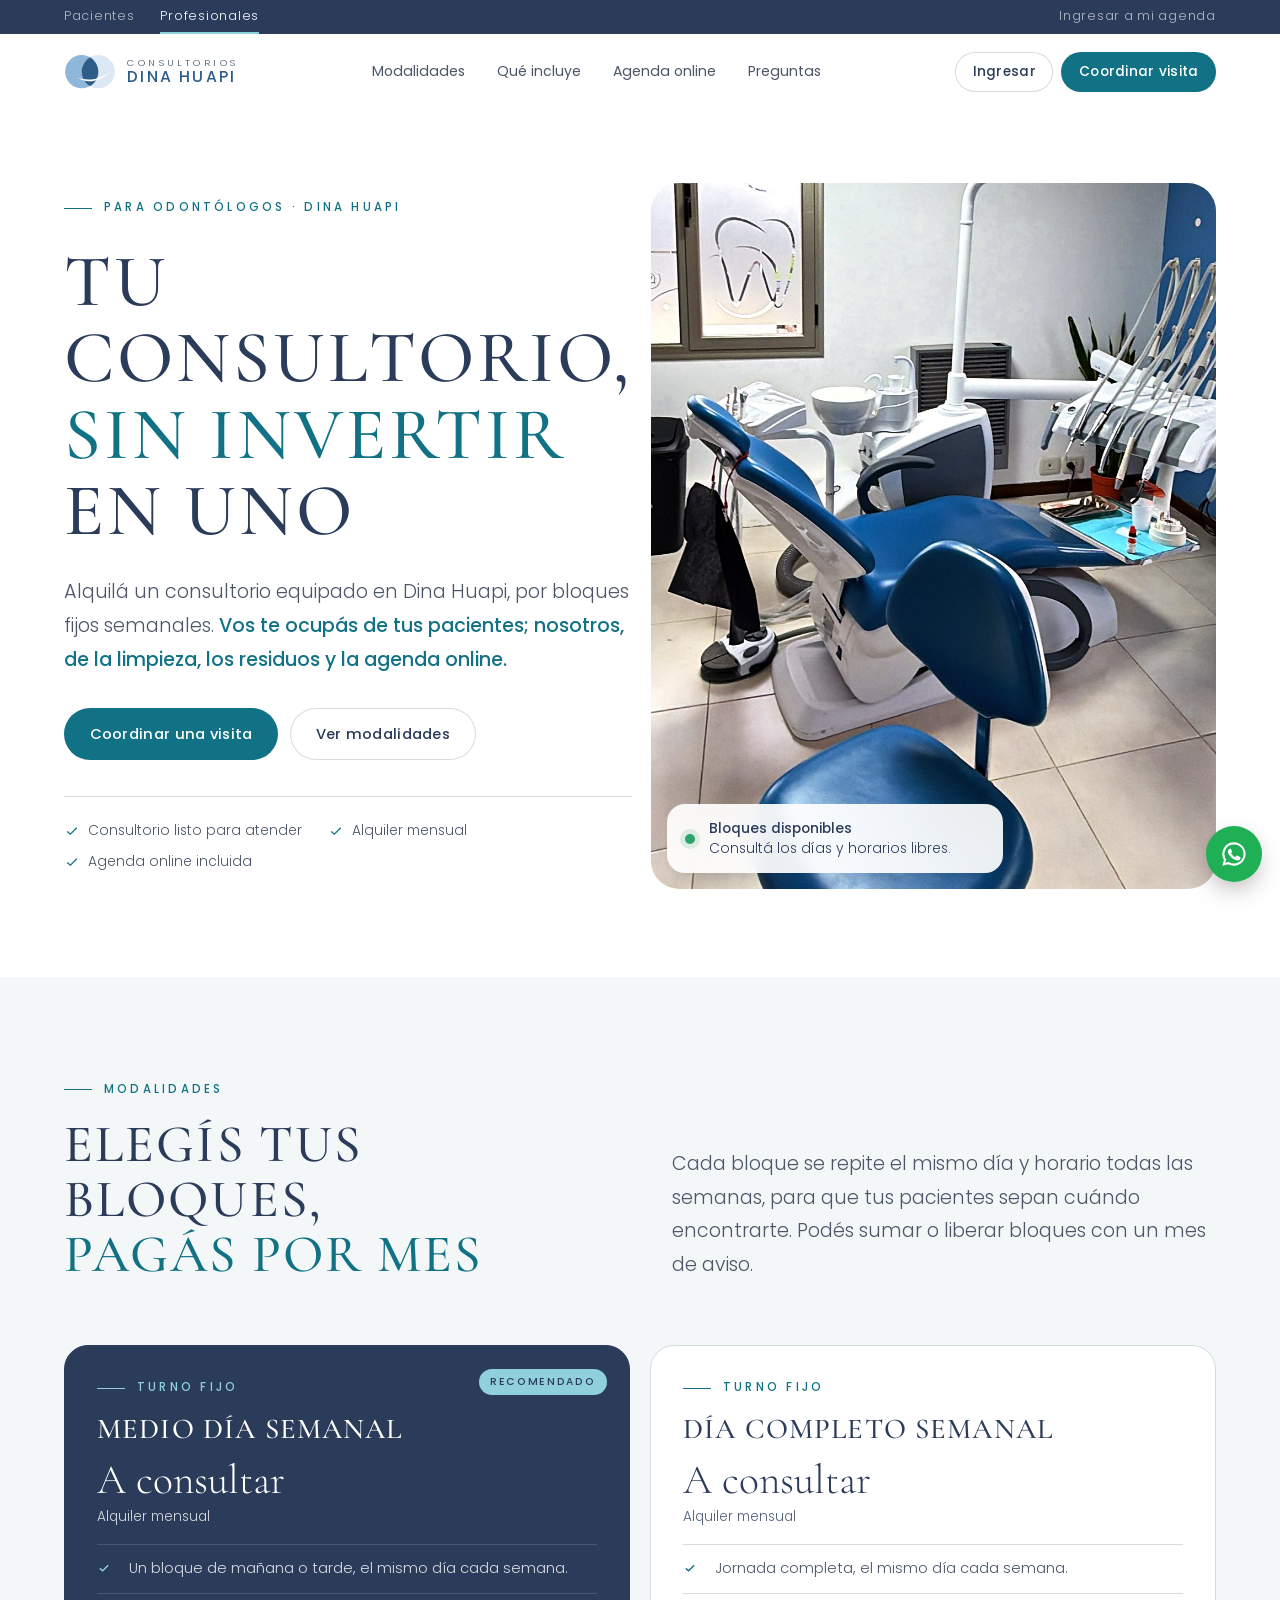
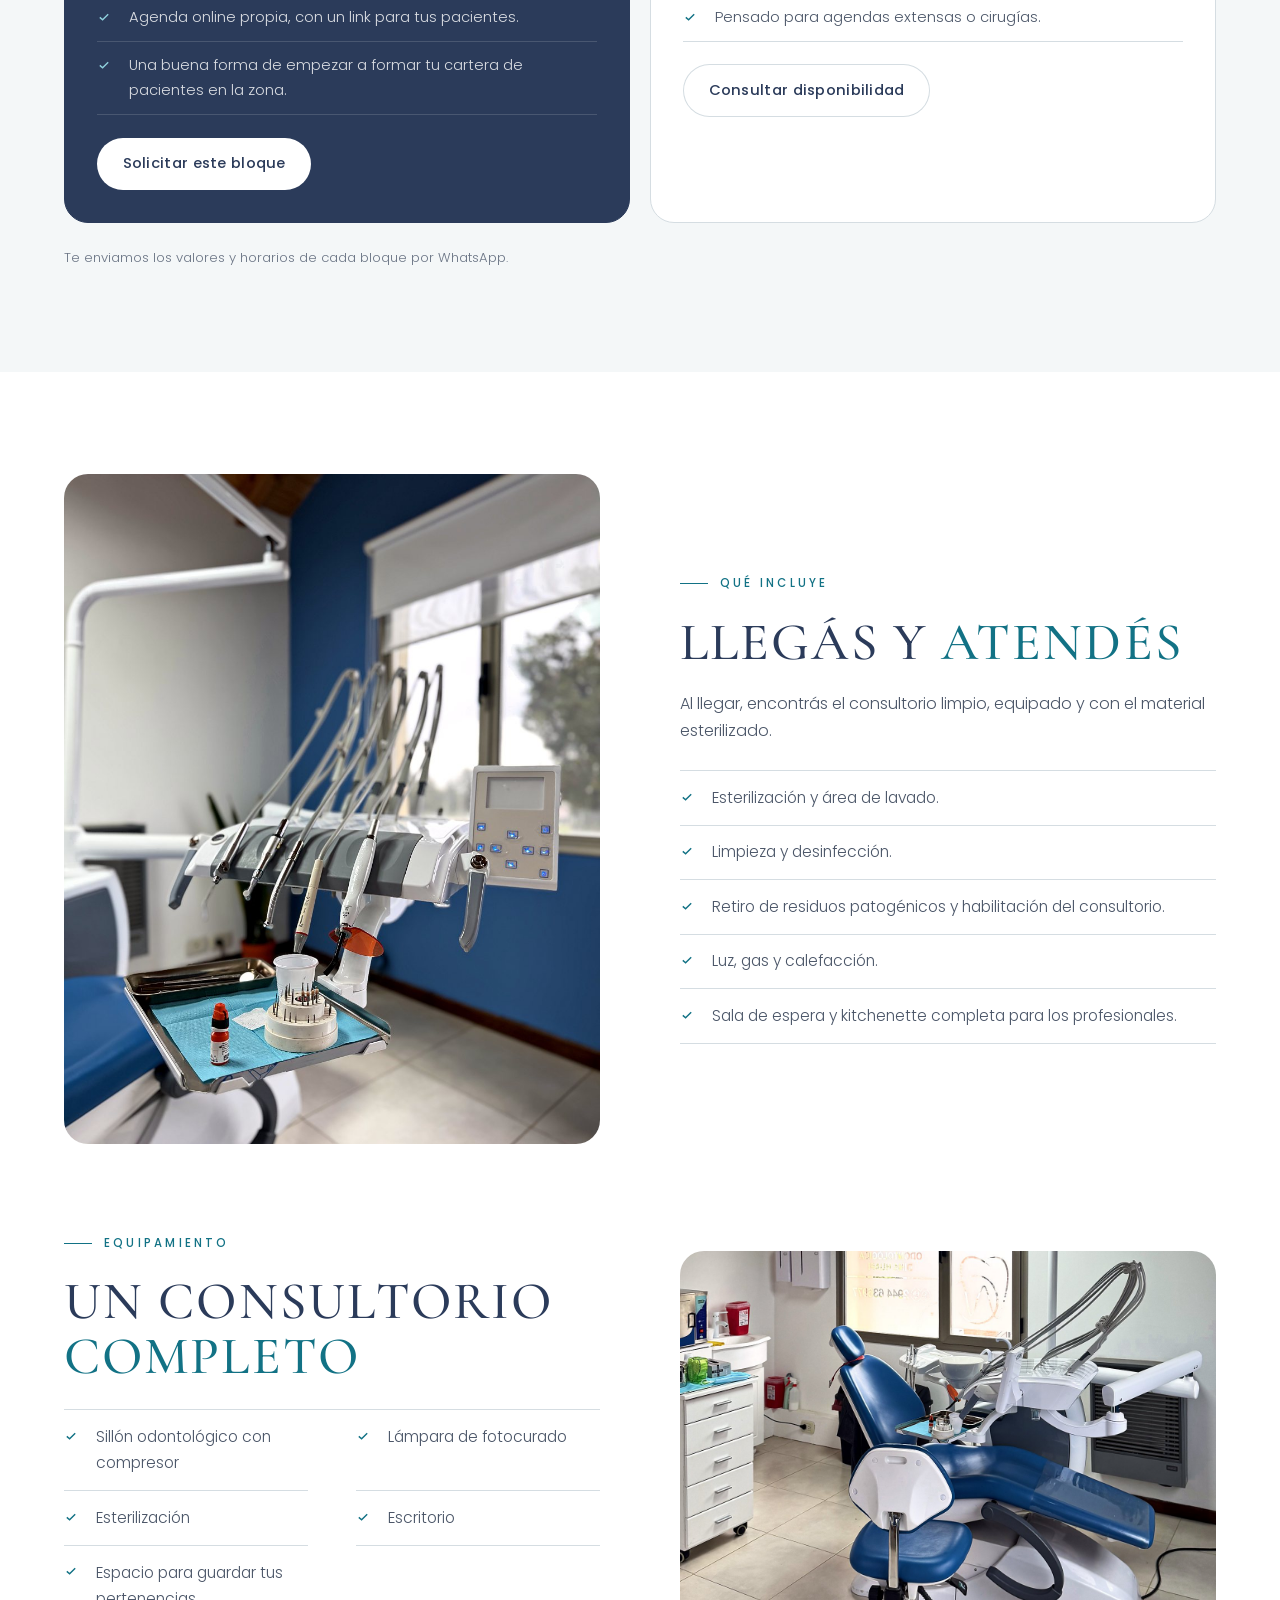
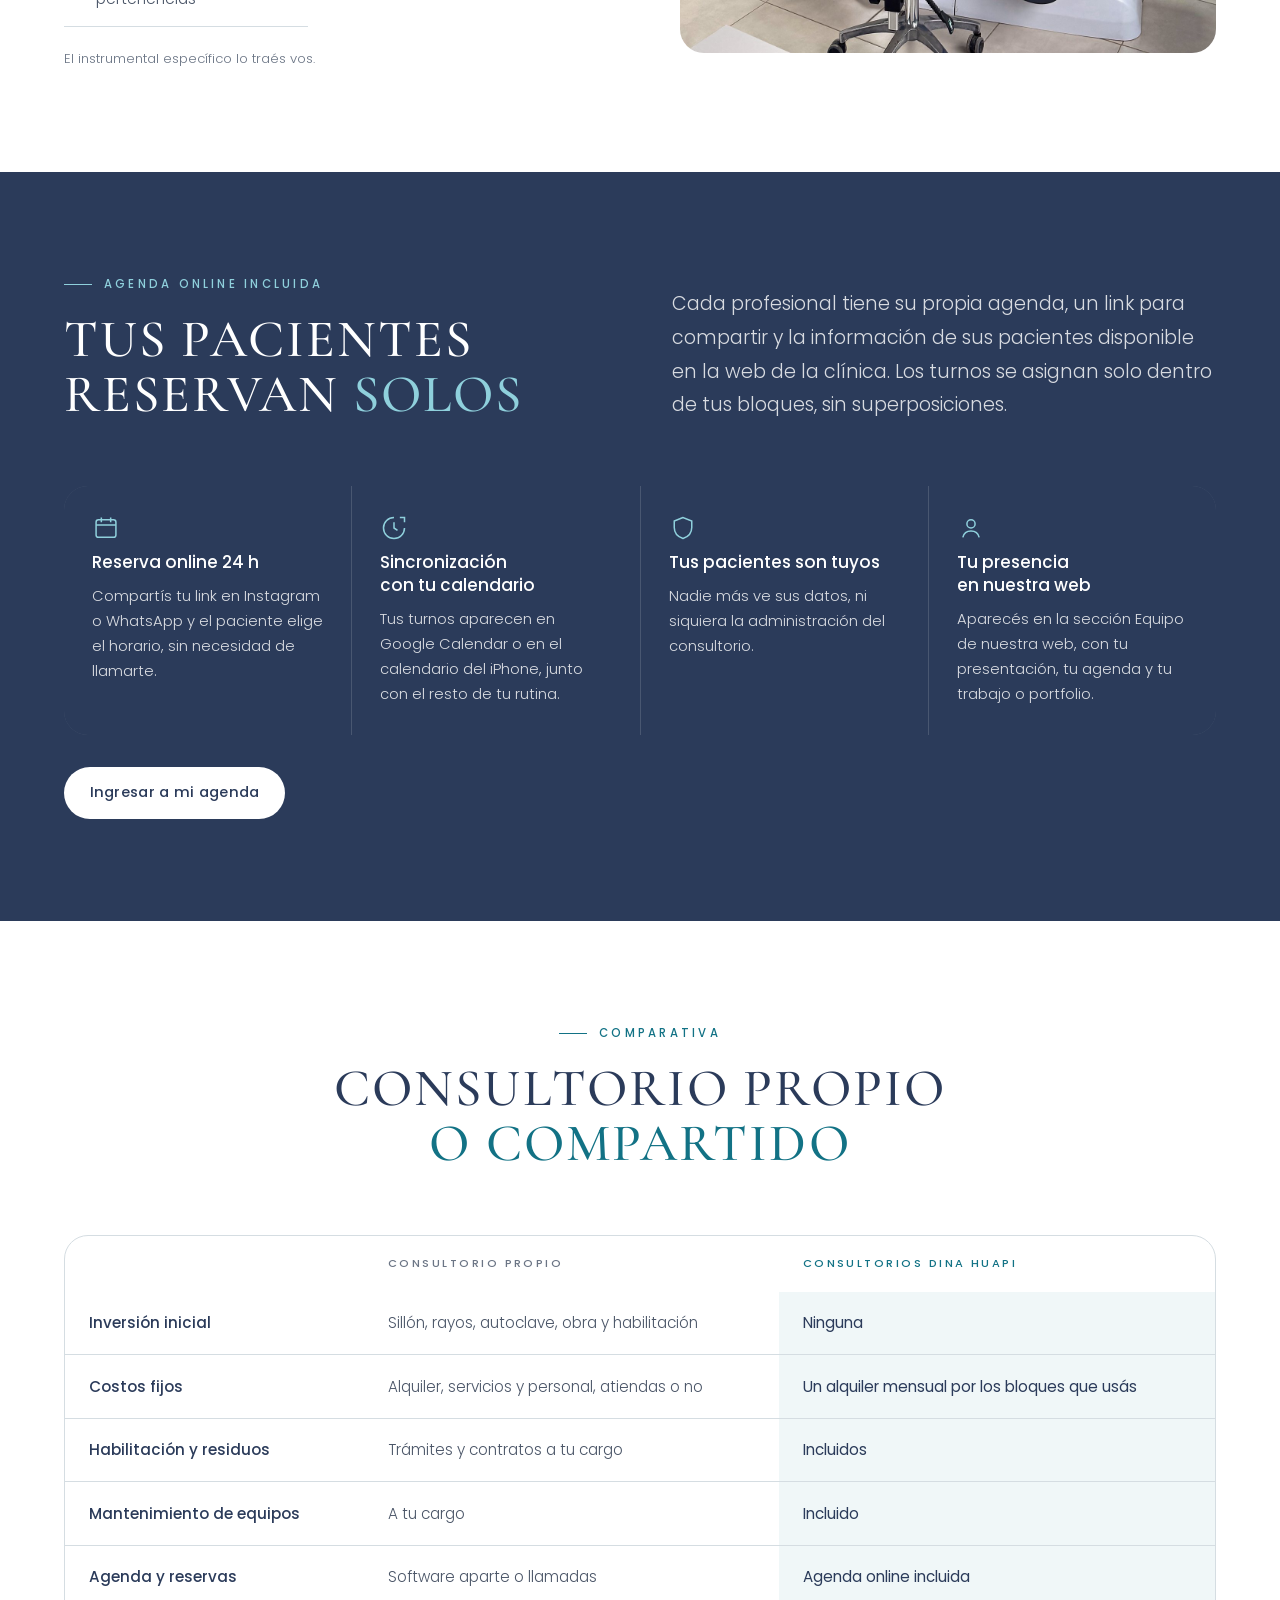
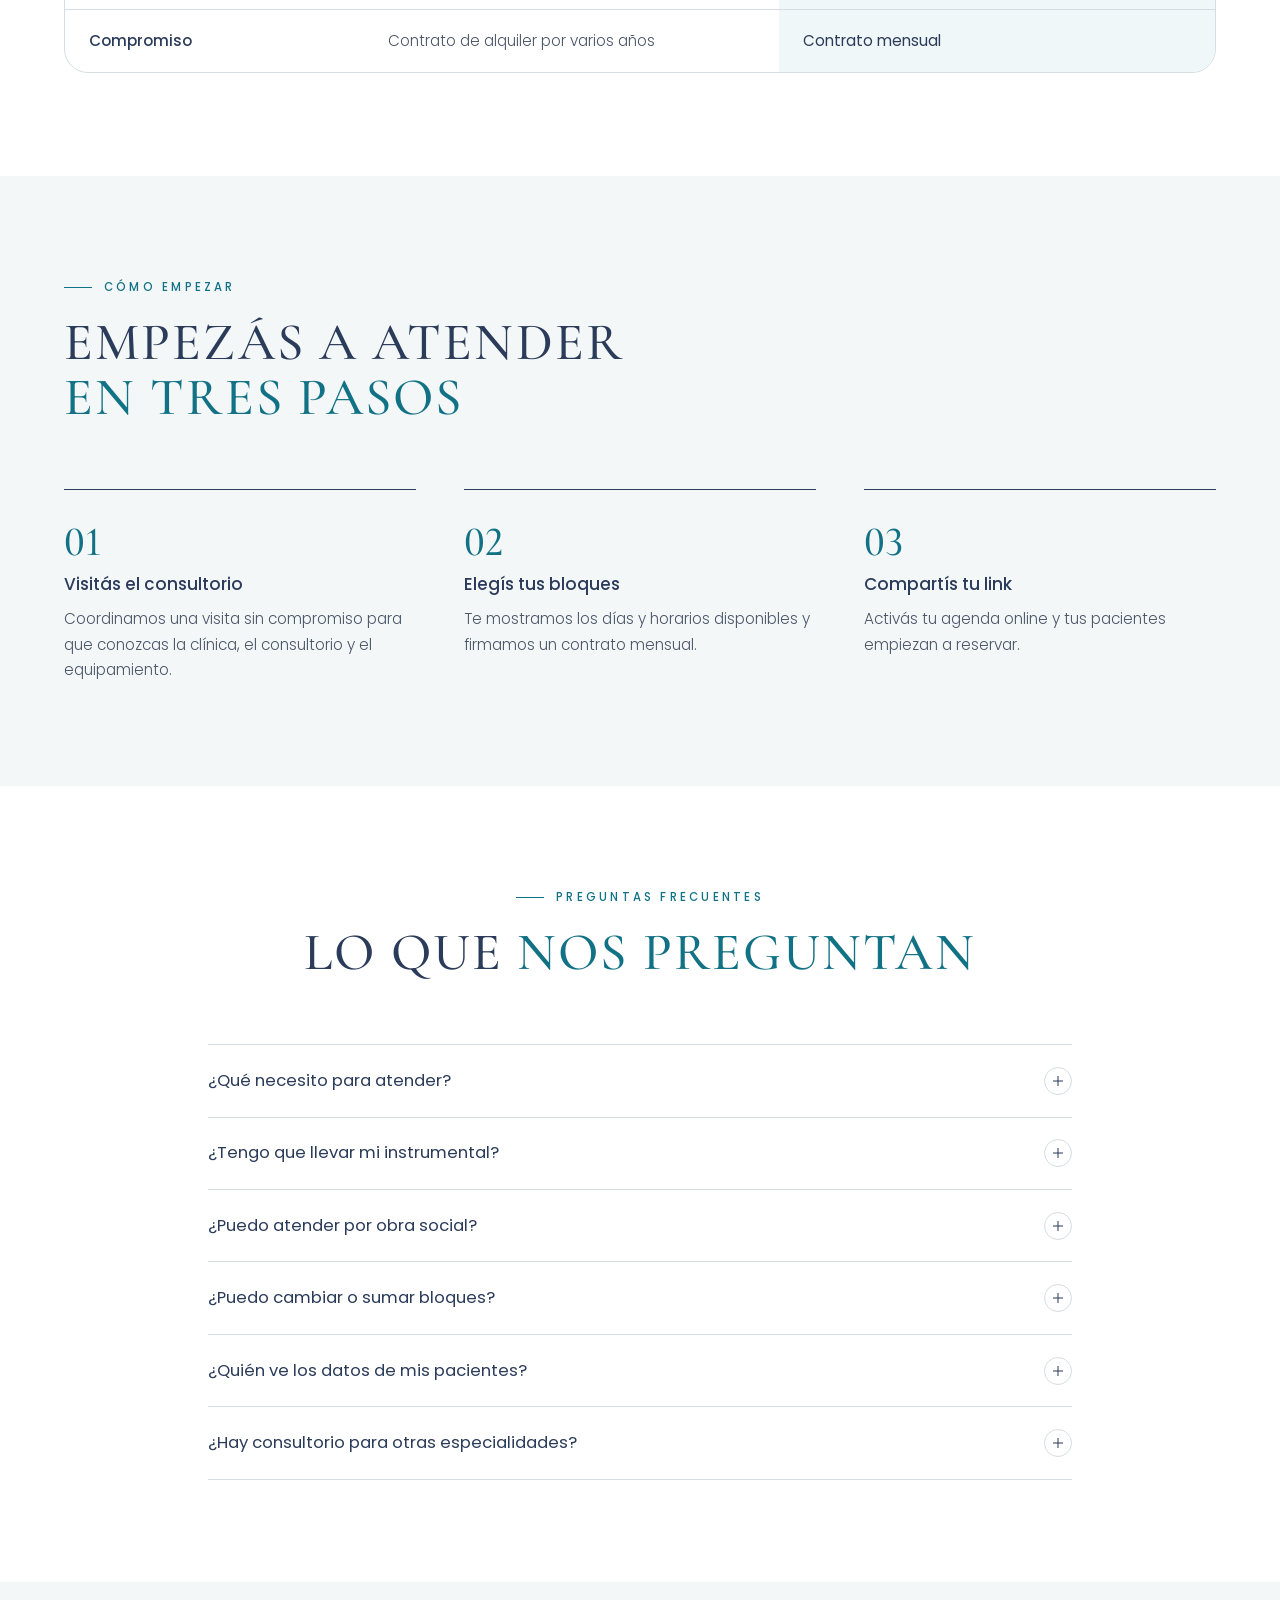
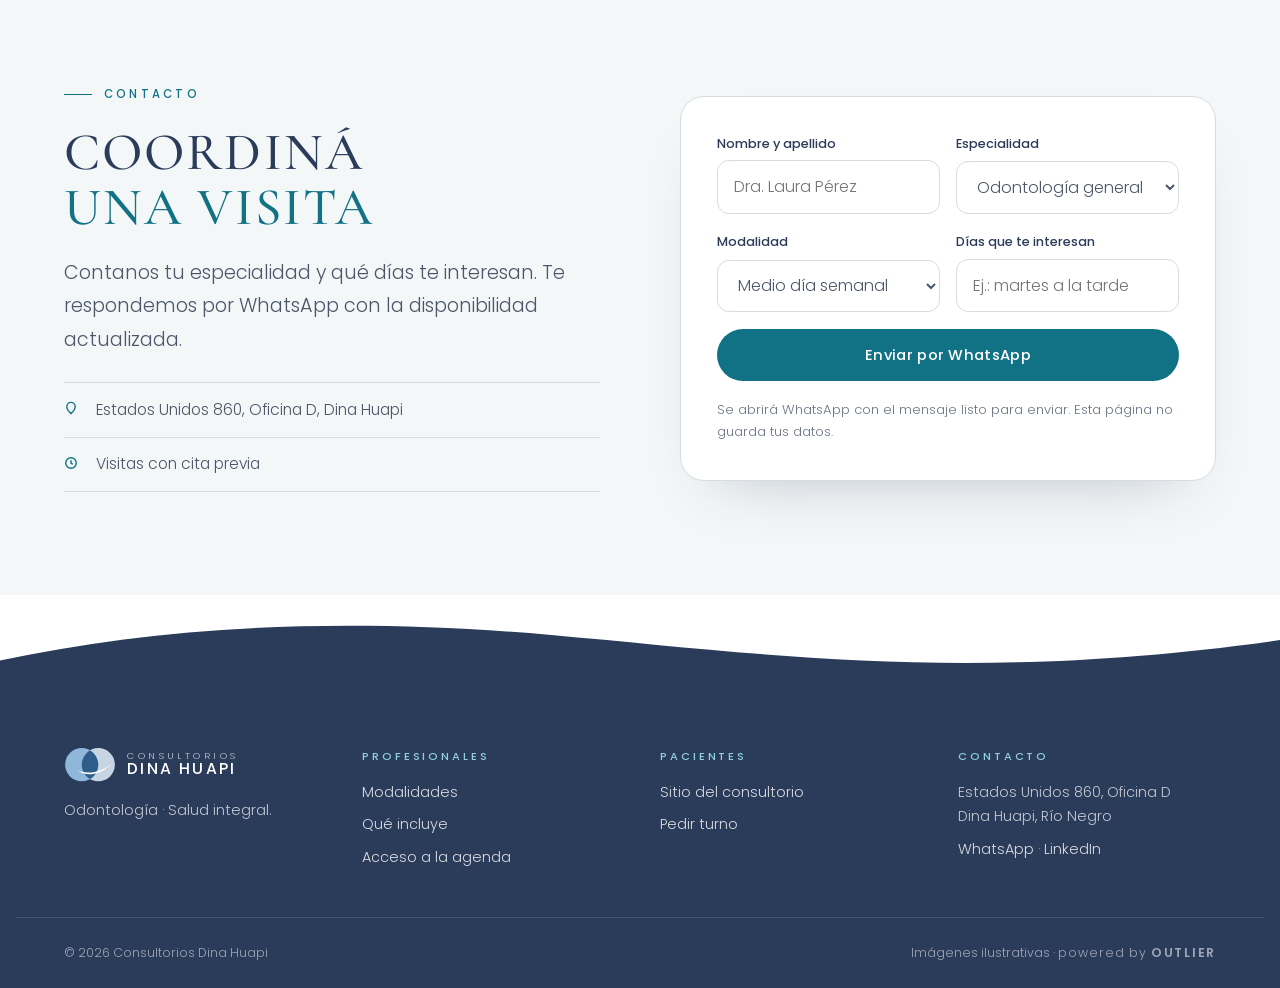
<file: profesionales/index.html>
<!doctype html>
<html lang="es-AR">
<head>
<meta charset="utf-8">
<meta name="viewport" content="width=device-width, initial-scale=1, viewport-fit=cover">
<title>Alquiler de consultorio odontológico · Consultorios Dina Huapi</title>
<meta name="description" content="Consultorio odontológico equipado en alquiler mensual, por turnos fijos semanales, en Dina Huapi, Río Negro. Limpieza, residuos y agenda online incluidos. Sin inversión inicial.">
<meta name="theme-color" content="#2B3B5A">
<meta property="og:title" content="Alquiler de consultorio odontológico en Dina Huapi">
<meta property="og:image" content="https://santiagojdv.github.io/consultorios-dina-huapi/img/consultorio-2.jpg">
<link rel="icon" href="../turnos/icono.svg" type="image/svg+xml">
<link rel="preconnect" href="https://fonts.googleapis.com">
<link rel="preconnect" href="https://fonts.gstatic.com" crossorigin>
<link rel="stylesheet" href="https://fonts.googleapis.com/css2?family=Cormorant+Garamond:wght@500;600&family=Poppins:wght@300;400;500&display=swap">
<link rel="stylesheet" href="../assets/sitio.css">
<style>
/* Modalidades */
.plans { display: grid; gap: 1rem; }
@media (min-width: 760px) { .plans { grid-template-columns: repeat(2, 1fr); gap: 1.25rem; } }
.plan { position: relative; display: grid; gap: 1rem; align-content: start; padding: 2rem; border: 1px solid var(--mist); border-radius: 24px; background: var(--white); }
.plan.feat { background: var(--navy); border-color: var(--navy); color: rgba(255,255,255,.82); }
.plan.feat h3, .plan.feat .price { color: var(--white); }
.plan.feat .eyebrow { color: #8FD0DC; }
.plan.feat .ticks, .plan.feat .ticks li { border-color: rgba(255,255,255,.14); }
.plan.feat .ticks li svg { color: #8FD0DC; }
.plan .flag { position: absolute; top: 1.4rem; right: 1.4rem; font-size: .66rem; letter-spacing: .16em; text-transform: uppercase; font-weight: 500; background: #8FD0DC; color: var(--navy); border-radius: 999px; padding: .25rem .7rem; }
.plan h3 { font-family: var(--serif); text-transform: uppercase; letter-spacing: .04em; font-size: 1.8rem; font-weight: 500; line-height: 1.05; }
.plan .price { font-family: var(--serif); font-size: 2.6rem; line-height: 1; color: var(--navy); font-variant-numeric: lining-nums tabular-nums; }
.plan .price small { display: block; margin-top: .5rem; font-family: var(--sans); font-size: .85rem; font-weight: 300; letter-spacing: 0; opacity: .8; }
.plan .ticks li { font-size: .92rem; padding-block: .7rem; }
.plan .btn { justify-self: start; margin-top: .4rem; }
/* Tabla comparativa */
.compare-wrap { overflow-x: auto; border: 1px solid var(--mist); border-radius: 24px; background: var(--white); }
table.compare { width: 100%; min-width: 40rem; border-collapse: collapse; font-size: .95rem; }
.compare th, .compare td { text-align: left; vertical-align: top; padding: 1.15rem 1.5rem; border-bottom: 1px solid var(--mist); }
.compare thead th { font-size: .7rem; letter-spacing: .22em; text-transform: uppercase; font-weight: 500; color: #6B7585; }
.compare thead th.us { color: var(--petrol); }
.compare tbody th { font-weight: 500; color: var(--navy); width: 26%; }
.compare td.us { background: #F0F7F8; color: var(--navy); font-weight: 400; }
.compare tr:last-child > * { border-bottom: 0; }
/* Agenda online */
.feat-grid { display: grid; gap: 1px; background: rgba(255,255,255,.14); border-radius: 24px; overflow: hidden; }
@media (min-width: 760px) { .feat-grid { grid-template-columns: repeat(2, 1fr); } }
@media (min-width: 1080px) { .feat-grid { grid-template-columns: repeat(4, 1fr); } }
.feat-grid div { background: var(--navy); padding: 1.75rem; display: grid; gap: .6rem; align-content: start; }
.feat-grid svg { color: #8FD0DC; }
.feat-grid p { font-size: .92rem; }
.equip { display: grid; gap: 0 3rem; }
@media (min-width: 760px) { .equip { grid-template-columns: 1fr 1fr; } }
</style>
</head>
<body>
<div class="aud"><div class="wrap"><nav aria-label="Secciones del sitio"><a href="../">Pacientes</a><a href="./" aria-current="page">Profesionales</a><a class="right" href="../turnos/panel.html">Ingresar a mi agenda</a></nav></div></div>
<header class="top">
  <div class="wrap">
    <a class="brand" href="../" aria-label="Consultorios Dina Huapi, inicio">
      <svg class="iso" viewBox="8 8 94 64" aria-hidden="true"><circle class="c1" cx="40" cy="40" r="30"/><circle class="c2" cx="70" cy="40" r="30"/><path class="lens" d="M55 14.02 A30 30 0 0 1 55 65.98 A30 30 0 0 1 55 14.02 Z"/><path class="smile" d="M33 51 C 50 63, 76 58, 99 34 C 79 53, 54 58, 33 51 Z"/></svg>
      <span class="wm"><span>CONSULTORIOS</span><span>DINA HUAPI</span></span>
    </a>
    <nav class="nav" aria-label="Principal">
      <a href="#modalidades">Modalidades</a>
      <a href="#incluye">Qué incluye</a>
      <a href="#agenda">Agenda online</a>
      <a href="#preguntas">Preguntas</a>
    </nav>
    <div class="top-actions">
      <a class="btn sm ghost hide-xs" href="../turnos/panel.html">Ingresar</a>
      <a class="btn sm hide-xs" href="#visita">Coordinar visita</a>
      <button class="menu-btn" type="button" aria-label="Abrir menú" aria-expanded="false" aria-controls="menu"><svg width="22" height="22" viewBox="0 0 24 24" fill="none" stroke="currentColor" stroke-width="1.5" aria-hidden="true"><path d="M4 8h16M4 16h16"/></svg></button>
    </div>
  </div>
</header>
<div class="drawer" id="menu" aria-hidden="true">
  <div class="bar"><span class="eyebrow">Profesionales</span><button class="menu-btn" type="button" data-close aria-label="Cerrar menú"><svg width="22" height="22" viewBox="0 0 24 24" fill="none" stroke="currentColor" stroke-width="1.5" aria-hidden="true"><path d="M6 6l12 12M18 6 6 18"/></svg></button></div>
  <nav aria-label="Menú">
    <a href="#modalidades">Modalidades</a>
    <a href="#incluye">Qué incluye</a>
    <a href="#agenda">Agenda online</a>
    <a href="#preguntas">Preguntas</a>
    <a href="../">Sitio para pacientes</a>
  </nav>
  <div class="foot"><a class="btn" href="#visita">Coordinar una visita</a><a class="btn ghost" href="../turnos/panel.html">Ingresar a mi agenda</a></div>
</div>

<main>
  <section class="hero">
    <div class="wrap hero-grid">
      <div class="hero-copy">
        <span class="eyebrow reveal">Para odontólogos · Dina Huapi</span>
        <h1 class="reveal d1" style="font-size:clamp(2.4rem,6vw,4.6rem)">Tu consultorio, <em>sin invertir</em> en uno</h1>
        <p class="lead reveal d2">Alquilá un consultorio equipado en Dina Huapi, por bloques fijos semanales. <span class="key">Vos te ocupás de tus pacientes; nosotros, de la limpieza, los residuos y la agenda online.</span></p>
        <div class="actions reveal d3">
          <a class="btn" href="#visita">Coordinar una visita</a>
          <a class="btn ghost" href="#modalidades">Ver modalidades</a>
        </div>
        <div class="trust reveal d3">
          <span><svg width="16" height="16" viewBox="0 0 20 20" fill="none" stroke="currentColor" stroke-width="1.6" aria-hidden="true"><path d="M4 10.5 8 14l8-8"/></svg>Consultorio listo para atender</span>
          <span><svg width="16" height="16" viewBox="0 0 20 20" fill="none" stroke="currentColor" stroke-width="1.6" aria-hidden="true"><path d="M4 10.5 8 14l8-8"/></svg>Alquiler mensual</span>
          <span><svg width="16" height="16" viewBox="0 0 20 20" fill="none" stroke="currentColor" stroke-width="1.6" aria-hidden="true"><path d="M4 10.5 8 14l8-8"/></svg>Agenda online incluida</span>
        </div>
      </div>
      <div class="hero-media reveal d1">
        <img src="../img/consultorio-2.jpg" alt="Consultorio odontológico con sillón azul, equipo y banqueta" width="1024" height="1280" fetchpriority="high">
        <div class="hero-badge"><span class="dot" aria-hidden="true"></span><span><strong>Bloques disponibles</strong><br>Consultá los días y horarios libres. <!-- falta: bloques disponibles --></span></div>
      </div>
    </div>
  </section>

  <!-- Modalidades -->
  <section class="section soft" id="modalidades">
    <div class="wrap">
      <div class="head split">
        <div style="display:grid;gap:1.1rem"><span class="eyebrow reveal">Modalidades</span><h2 class="reveal d1">Elegís tus bloques, <em>pagás por mes</em></h2></div>
        <p class="lead reveal d2">Cada bloque se repite el mismo día y horario todas las semanas, para que tus pacientes sepan cuándo encontrarte. Podés sumar o liberar bloques con un mes de aviso.</p>
      </div>
      <div class="plans">
        <article class="plan feat reveal d1">
          <span class="flag">Recomendado</span>
          <span class="eyebrow">Turno fijo</span>
          <h3>Medio día semanal</h3>
          <div class="price"><span class="consultar">A consultar</span> <small>Alquiler mensual</small></div>
          <ul class="ticks">
            <li><svg width="14" height="14" viewBox="0 0 20 20" fill="none" stroke="currentColor" stroke-width="2" aria-hidden="true"><path d="M4 10.5 8 14l8-8"/></svg>Un bloque de mañana o tarde, el mismo día cada semana.</li>
            <li><svg width="14" height="14" viewBox="0 0 20 20" fill="none" stroke="currentColor" stroke-width="2" aria-hidden="true"><path d="M4 10.5 8 14l8-8"/></svg>Agenda online propia, con un link para tus pacientes.</li>
            <li><svg width="14" height="14" viewBox="0 0 20 20" fill="none" stroke="currentColor" stroke-width="2" aria-hidden="true"><path d="M4 10.5 8 14l8-8"/></svg>Una buena forma de empezar a formar tu cartera de pacientes en la zona.</li>
          </ul>
          <a class="btn light" href="#visita" data-plan="Medio día semanal">Solicitar este bloque</a>
        </article>
        <article class="plan reveal d2">
          <span class="eyebrow">Turno fijo</span>
          <h3>Día completo semanal</h3>
          <div class="price"><span class="consultar">A consultar</span> <small>Alquiler mensual</small></div>
          <ul class="ticks">
            <li><svg width="14" height="14" viewBox="0 0 20 20" fill="none" stroke="currentColor" stroke-width="2" aria-hidden="true"><path d="M4 10.5 8 14l8-8"/></svg>Jornada completa, el mismo día cada semana.</li>
            <li><svg width="14" height="14" viewBox="0 0 20 20" fill="none" stroke="currentColor" stroke-width="2" aria-hidden="true"><path d="M4 10.5 8 14l8-8"/></svg>Pensado para agendas extensas o cirugías.</li>
          </ul>
          <a class="btn ghost" href="#visita" data-plan="Día completo semanal">Consultar disponibilidad</a>
        </article>
      </div>
      <p class="note reveal" style="margin-top:1.5rem">Te enviamos los valores y horarios de cada bloque por WhatsApp. <!-- falta: IVA y horario de bloques (mañana 8 a 13 h, tarde 14 a 20 h?) --></p>
    </div>
  </section>

  <!-- Qué incluye -->
  <section class="section" id="incluye">
    <div class="wrap">
      <div class="split">
        <div class="media reveal"><img src="../img/instrumental.jpg" alt="Bandeja con instrumental preparado junto al sillón" width="960" height="1280" loading="lazy"></div>
        <div class="copy reveal d1">
          <span class="eyebrow">Qué incluye</span>
          <h2>Llegás y <em>atendés</em></h2>
          <p>Al llegar, encontrás el consultorio limpio, equipado y con el material esterilizado.</p>
          <ul class="ticks">
            <li><svg width="14" height="14" viewBox="0 0 20 20" fill="none" stroke="currentColor" stroke-width="2" aria-hidden="true"><path d="M4 10.5 8 14l8-8"/></svg>Esterilización y área de lavado.</li>
            <li><svg width="14" height="14" viewBox="0 0 20 20" fill="none" stroke="currentColor" stroke-width="2" aria-hidden="true"><path d="M4 10.5 8 14l8-8"/></svg>Limpieza y desinfección.</li>
            <li><svg width="14" height="14" viewBox="0 0 20 20" fill="none" stroke="currentColor" stroke-width="2" aria-hidden="true"><path d="M4 10.5 8 14l8-8"/></svg>Retiro de residuos patogénicos y habilitación del consultorio.</li>
            <li><svg width="14" height="14" viewBox="0 0 20 20" fill="none" stroke="currentColor" stroke-width="2" aria-hidden="true"><path d="M4 10.5 8 14l8-8"/></svg>Luz, gas y calefacción. <!-- falta: confirmar si hay wifi; si hay, sumarlo acá --></li>
            <li><svg width="14" height="14" viewBox="0 0 20 20" fill="none" stroke="currentColor" stroke-width="2" aria-hidden="true"><path d="M4 10.5 8 14l8-8"/></svg>Sala de espera y kitchenette completa para los profesionales.</li>
          </ul>
        </div>
      </div>
      <div class="split flip" style="margin-top:clamp(3.5rem,7vw,6rem)">
        <div class="media wide reveal"><img src="../img/consultorio-equipado.jpg" alt="Sillón odontológico con equipo, mueble de cajones y calefactor" width="1400" height="1050" loading="lazy"></div>
        <div class="copy reveal d1">
          <span class="eyebrow">Equipamiento</span>
          <h2>Un consultorio <em>completo</em></h2>
          <ul class="ticks equip">
            <li><svg width="14" height="14" viewBox="0 0 20 20" fill="none" stroke="currentColor" stroke-width="2" aria-hidden="true"><path d="M4 10.5 8 14l8-8"/></svg><span>Sillón odontológico con compresor <!-- falta: marca --></span></li>
            <!-- falta: confirmar rayos X; al confirmar, quitar hidden --><li hidden><svg width="14" height="14" viewBox="0 0 20 20" fill="none" stroke="currentColor" stroke-width="2" aria-hidden="true"><path d="M4 10.5 8 14l8-8"/></svg><span>Rayos X</span></li>
            <li><svg width="14" height="14" viewBox="0 0 20 20" fill="none" stroke="currentColor" stroke-width="2" aria-hidden="true"><path d="M4 10.5 8 14l8-8"/></svg>Lámpara de fotocurado</li>
            <li><svg width="14" height="14" viewBox="0 0 20 20" fill="none" stroke="currentColor" stroke-width="2" aria-hidden="true"><path d="M4 10.5 8 14l8-8"/></svg>Esterilización</li>
            <li><svg width="14" height="14" viewBox="0 0 20 20" fill="none" stroke="currentColor" stroke-width="2" aria-hidden="true"><path d="M4 10.5 8 14l8-8"/></svg>Escritorio</li>
            <li><svg width="14" height="14" viewBox="0 0 20 20" fill="none" stroke="currentColor" stroke-width="2" aria-hidden="true"><path d="M4 10.5 8 14l8-8"/></svg>Espacio para guardar tus pertenencias</li>
          </ul>
          <p class="note">El instrumental específico lo traés vos. <!-- falta: qué descartables incluye el abono --></p>
        </div>
      </div>
    </div>
  </section>

  <!-- Agenda online -->
  <section class="section navy" id="agenda">
    <div class="wrap">
      <div class="head split">
        <div style="display:grid;gap:1.1rem"><span class="eyebrow reveal">Agenda online incluida</span><h2 class="reveal d1">Tus pacientes reservan <em style="color:#8FD0DC">solos</em></h2></div>
        <p class="lead reveal d2">Cada profesional tiene su propia agenda, un link para compartir y la información de sus pacientes disponible en la web de la clínica. Los turnos se asignan solo dentro de tus bloques, sin superposiciones.</p>
      </div>
      <div class="feat-grid reveal">
        <div><svg width="28" height="28" viewBox="0 0 24 24" fill="none" stroke="currentColor" stroke-width="1.3" aria-hidden="true"><rect x="3.5" y="5" width="17" height="15" rx="2"/><path d="M3.5 9.5h17M8 3v4m8-4v4"/></svg><h3>Reserva online 24 h</h3><p>Compartís tu link en Instagram o WhatsApp y el paciente elige el horario, sin necesidad de llamarte.</p></div>
        <div><svg width="28" height="28" viewBox="0 0 24 24" fill="none" stroke="currentColor" stroke-width="1.3" aria-hidden="true"><path d="M12 3a9 9 0 1 0 9 9"/><path d="M12 7v5l3 2M17 3h4v4"/></svg><h3>Sincronización con tu calendario</h3><p>Tus turnos aparecen en Google Calendar o en el calendario del iPhone, junto con el resto de tu rutina.</p></div>
        <div><svg width="28" height="28" viewBox="0 0 24 24" fill="none" stroke="currentColor" stroke-width="1.3" aria-hidden="true"><path d="M12 3 4.5 6v5.5c0 4.6 3.2 8 7.5 9.5 4.3-1.5 7.5-4.9 7.5-9.5V6L12 3Z"/></svg><h3>Tus pacientes son tuyos</h3><p>Nadie más ve sus datos, ni siquiera la administración del consultorio.</p></div>
        <div><svg width="28" height="28" viewBox="0 0 24 24" fill="none" stroke="currentColor" stroke-width="1.3" aria-hidden="true"><circle cx="12" cy="8.5" r="3.5"/><path d="M5 20c.8-3.6 3.6-5.5 7-5.5s6.2 1.9 7 5.5"/></svg><h3>Tu presencia en nuestra web</h3><p>Aparecés en la sección Equipo de nuestra web, con tu presentación, tu agenda y tu trabajo o portfolio.</p></div>
      </div>
      <p class="reveal" style="margin-top:2rem"><a class="btn light" href="../turnos/panel.html">Ingresar a mi agenda</a></p>
    </div>
  </section>

  <!-- Comparativa -->
  <section class="section">
    <div class="wrap">
      <div class="head center"><span class="eyebrow reveal">Comparativa</span><h2 class="reveal d1">Consultorio propio <em>o compartido</em></h2></div>
      <div class="compare-wrap reveal">
        <table class="compare">
          <thead><tr><th scope="col"><span class="sr">Concepto</span></th><th scope="col">Consultorio propio</th><th scope="col" class="us">Consultorios Dina Huapi</th></tr></thead>
          <tbody>
            <tr><th scope="row">Inversión inicial</th><td>Sillón, rayos, autoclave, obra y habilitación</td><td class="us">Ninguna</td></tr>
            <tr><th scope="row">Costos fijos</th><td>Alquiler, servicios y personal, atiendas o no</td><td class="us">Un alquiler mensual por los bloques que usás</td></tr>
            <tr><th scope="row">Habilitación y residuos</th><td>Trámites y contratos a tu cargo</td><td class="us">Incluidos</td></tr>
            <tr><th scope="row">Mantenimiento de equipos</th><td>A tu cargo</td><td class="us">Incluido</td></tr>
            <tr><th scope="row">Agenda y reservas</th><td>Software aparte o llamadas</td><td class="us">Agenda online incluida</td></tr>
            <tr><th scope="row">Compromiso</th><td>Contrato de alquiler por varios años</td><td class="us">Contrato mensual</td></tr>
          </tbody>
        </table>
      </div>
    </div>
  </section>

  <!-- Pasos -->
  <section class="section soft">
    <div class="wrap">
      <div class="head"><span class="eyebrow reveal">Cómo empezar</span><h2 class="reveal d1">Empezás a atender <em>en tres pasos</em></h2></div>
      <div class="steps reveal">
        <div class="step"><h3>Visitás el consultorio</h3><p>Coordinamos una visita sin compromiso para que conozcas la clínica, el consultorio y el equipamiento.</p></div>
        <div class="step"><h3>Elegís tus bloques</h3><p>Te mostramos los días y horarios disponibles y firmamos un contrato mensual.</p></div>
        <div class="step"><h3>Compartís tu link</h3><p>Activás tu agenda online y tus pacientes empiezan a reservar.</p></div>
      </div>
    </div>
  </section>

  <!-- Preguntas -->
  <section class="section" id="preguntas">
    <div class="wrap">
      <div class="head center"><span class="eyebrow reveal">Preguntas frecuentes</span><h2 class="reveal d1">Lo que <em>nos preguntan</em></h2></div>
      <div class="faq center reveal">
        <details><summary>¿Qué necesito para atender?<span class="pm" aria-hidden="true"></span></summary><div>Título habilitante, matrícula vigente en Río Negro y seguro de mala praxis. <!-- falta: confirmar requisitos de habilitación provincial --></div></details>
        <details><summary>¿Tengo que llevar mi instrumental?<span class="pm" aria-hidden="true"></span></summary><div>Sí, tu instrumental específico. Los equipos del consultorio y la esterilización están incluidos. <!-- falta: qué insumos básicos incluye el abono --></div></details>
        <details><summary>¿Puedo atender por obra social?<span class="pm" aria-hidden="true"></span></summary><div>Sí. La facturación a pacientes y obras sociales la hacés vos, como en tu propio consultorio.</div></details>
        <details><summary>¿Puedo cambiar o sumar bloques?<span class="pm" aria-hidden="true"></span></summary><div>Sí, con aviso previo <!-- falta: plazo de aviso (¿un mes?) --> y según disponibilidad. Si necesitás un día adicional puntual, consultanos.</div></details>
        <details><summary>¿Quién ve los datos de mis pacientes?<span class="pm" aria-hidden="true"></span></summary><div>Solo vos. La agenda está armada para que ni otros profesionales ni la administración vean nombres ni teléfonos de tus pacientes.</div></details>
        <details><summary>¿Hay consultorio para otras especialidades?<span class="pm" aria-hidden="true"></span></summary><div>Por ahora el espacio es odontológico. Está previsto sumar un consultorio médico. <!-- falta: fecha estimada --></div></details>
      </div>
    </div>
  </section>

  <!-- Visita -->
  <section class="section soft" id="visita">
    <div class="wrap split">
      <div class="copy reveal">
        <span class="eyebrow">Contacto</span>
        <h2>Coordiná <em>una visita</em></h2>
        <p class="lead">Contanos tu especialidad y qué días te interesan. Te respondemos por WhatsApp con la disponibilidad actualizada.</p>
        <ul class="ticks">
          <li><svg width="14" height="14" viewBox="0 0 20 20" fill="none" stroke="currentColor" stroke-width="2" aria-hidden="true"><path d="M10 18s6-5.2 6-10A6 6 0 0 0 4 8c0 4.8 6 10 6 10Z"/></svg>Estados Unidos 860, Oficina D, Dina Huapi</li>
          <li><svg width="14" height="14" viewBox="0 0 20 20" fill="none" stroke="currentColor" stroke-width="2" aria-hidden="true"><circle cx="10" cy="10" r="7.5"/><path d="M10 6v4l2.5 1.5"/></svg><span>Visitas con cita previa <!-- falta: horario de visitas --></span></li>
        </ul>
      </div>
      <form class="form-card reveal d1" id="form-visita" aria-label="Coordinar una visita">
        <div class="row2">
          <div class="field"><label for="v-nombre">Nombre y apellido</label><input id="v-nombre" autocomplete="name" placeholder="Dra. Laura Pérez"></div>
          <div class="field"><label for="v-esp">Especialidad</label>
            <select id="v-esp"><option>Odontología general</option><option>Ortodoncia</option><option>Endodoncia</option><option>Implantes y cirugía</option><option>Odontopediatría</option><option>Periodoncia</option><option>Otra</option></select></div>
        </div>
        <div class="row2">
          <div class="field"><label for="v-plan">Modalidad</label>
            <select id="v-plan"><option>Medio día semanal</option><option>Día completo semanal</option><option>A definir</option></select></div>
          <div class="field"><label for="v-dias">Días que te interesan</label><input id="v-dias" placeholder="Ej.: martes a la tarde"></div>
        </div>
        <a class="btn" id="v-enviar" href="#">Enviar por WhatsApp</a>
        <p class="note">Se abrirá WhatsApp con el mensaje listo para enviar. Esta página no guarda tus datos.</p>
      </form>
    </div>
  </section>
</main>

<footer class="foot">
  <svg class="wave" viewBox="0 0 1440 90" preserveAspectRatio="none" aria-hidden="true"><path fill="currentColor" d="M0 90V52C180 12 380 0 620 22s470 58 820 6v62Z"/></svg>
  <div class="wrap cols">
    <div>
      <a class="brand" href="../" aria-label="Consultorios Dina Huapi"><svg class="iso" viewBox="8 8 94 64" aria-hidden="true"><circle class="c1" cx="40" cy="40" r="30"/><circle class="c2" cx="70" cy="40" r="30"/><path class="lens" d="M55 14.02 A30 30 0 0 1 55 65.98 A30 30 0 0 1 55 14.02 Z"/><path class="smile" d="M33 51 C 50 63, 76 58, 99 34 C 79 53, 54 58, 33 51 Z"/></svg><span class="wm"><span>CONSULTORIOS</span><span>DINA HUAPI</span></span></a>
      <p class="claim">Odontología · Salud integral.</p>
    </div>
    <div><h4>Profesionales</h4><p><a href="#modalidades">Modalidades</a></p><p><a href="#incluye">Qué incluye</a></p><p><a href="../turnos/panel.html">Acceso a la agenda</a></p></div>
    <div><h4>Pacientes</h4><p><a href="../">Sitio del consultorio</a></p><p><a href="../turnos/">Pedir turno</a></p></div>
    <div><h4>Contacto</h4><p>Estados Unidos 860, Oficina D<br>Dina Huapi, Río Negro</p><p><a href="#" data-wa="Hola, me interesa alquilar un bloque en el consultorio.">WhatsApp</a> · <a href="https://www.linkedin.com/company/consultoriosdinahuapi" target="_blank" rel="noopener">LinkedIn</a></p></div>
  </div>
  <div class="wrap base"><span>© <span data-year>2026</span> Consultorios Dina Huapi</span><span>Imágenes ilustrativas · <span class="powered">powered by <b>Outlier</b></span></span></div>
</footer>

<nav class="mbar" aria-label="Acciones rápidas"><a class="btn" href="#visita">Coordinar visita</a></nav>
<a class="fab-wa" href="#" data-wa="Hola, me interesa alquilar un bloque en el consultorio." aria-label="Escribir por WhatsApp"><svg width="28" height="28" viewBox="0 0 24 24" fill="currentColor" aria-hidden="true"><path d="M12 2a10 10 0 0 0-8.6 15.1L2 22l5-1.3A10 10 0 1 0 12 2Zm0 18.2a8.2 8.2 0 0 1-4.2-1.2l-.3-.2-3 .8.8-2.9-.2-.3A8.2 8.2 0 1 1 12 20.2Zm4.5-6.1c-.2-.1-1.5-.7-1.7-.8-.2-.1-.4-.1-.6.1l-.8 1c-.1.2-.3.2-.5.1a6.7 6.7 0 0 1-3.3-2.9c-.3-.4.3-.4.7-1.3.1-.2 0-.3 0-.5l-.8-1.8c-.2-.5-.4-.4-.6-.4h-.5a1 1 0 0 0-.7.3 3 3 0 0 0-.9 2.2 5.2 5.2 0 0 0 1.1 2.7 11.8 11.8 0 0 0 4.5 4c1.7.7 2.3.8 3.2.7.5-.1 1.5-.6 1.8-1.2.2-.6.2-1.1.1-1.2l-.5-.3Z"/></svg></a>

<script type="module">
import { wa } from '../assets/sitio.js';
const $ = (id) => document.getElementById(id);
const enviar = $('v-enviar');
function armar() {
  const n = $('v-nombre').value.trim();
  const msg = `Hola, quiero coordinar una visita a Consultorios Dina Huapi.${n ? ` Soy ${n}.` : ''} Especialidad: ${$('v-esp').value}. Modalidad: ${$('v-plan').value}.${$('v-dias').value.trim() ? ` Días: ${$('v-dias').value.trim()}.` : ''}`;
  enviar.href = wa(msg);
}
$('form-visita').addEventListener('input', armar);
$('form-visita').addEventListener('change', armar);
enviar.target = '_blank'; enviar.rel = 'noopener';
armar();
// Los botones de cada modalidad preseleccionan la opción en el formulario.
document.querySelectorAll('[data-plan]').forEach((a) => a.addEventListener('click', () => {
  const sel = $('v-plan');
  for (const o of sel.options) if (o.text === a.dataset.plan) sel.value = o.text;
  armar();
}));
// Desde la portada se llega con ?plan=medio|completo#visita
const PLANES = { medio: 'Medio día semanal', completo: 'Día completo semanal' };
const pedido = PLANES[new URLSearchParams(location.search).get('plan')];
if (pedido) { $('v-plan').value = pedido; armar(); }
</script>
</body>
</html>
</file>
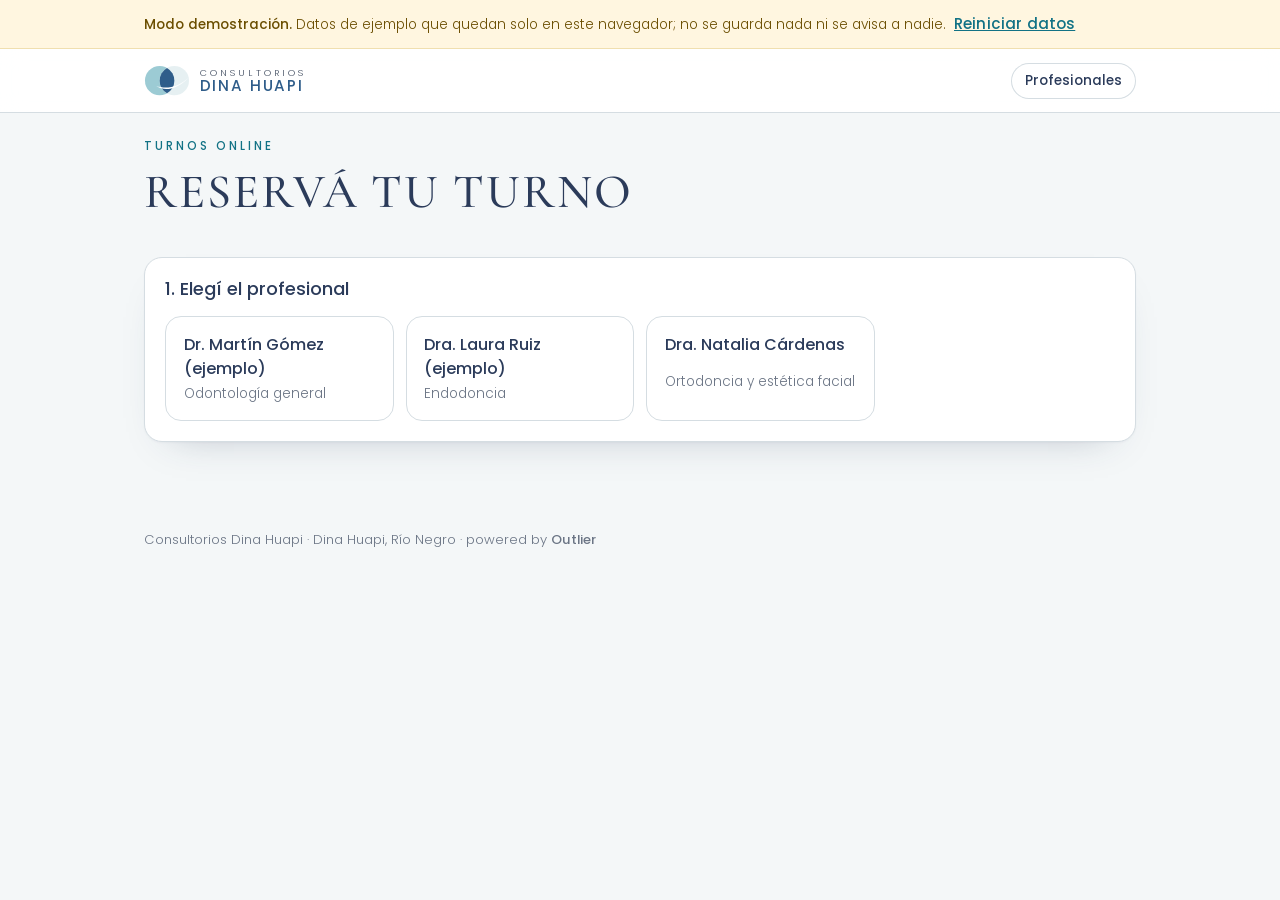
<file: turnos/index.html>
<!doctype html>
<html lang="es-AR">
<head>
<meta charset="utf-8">
<meta name="viewport" content="width=device-width, initial-scale=1, viewport-fit=cover">
<title>Turnos · Consultorios Dina Huapi</title>
<meta name="description" content="Reservá tu turno online con los profesionales de Consultorios Dina Huapi.">
<meta name="theme-color" content="#2B3B5A">
<link rel="manifest" href="manifest.webmanifest">
<meta property="og:title" content="Turnos · Consultorios Dina Huapi">
<meta property="og:description" content="Elegí día y horario y reservá tu turno online.">
<meta property="og:image" content="https://santiagojdv.github.io/consultorios-dina-huapi/img/hero-atencion.jpg">
<link rel="icon" href="icono.svg" type="image/svg+xml">
<link rel="preconnect" href="https://fonts.googleapis.com">
<link rel="preconnect" href="https://fonts.gstatic.com" crossorigin>
<link rel="stylesheet" href="https://fonts.googleapis.com/css2?family=Cormorant+Garamond:wght@500;600&family=Poppins:wght@300;400;500;600&display=swap">
<link rel="stylesheet" href="turnos.css">
</head>
<body>
<header class="top">
  <div class="wrap">
    <a class="wordmark" href="../" aria-label="Consultorios Dina Huapi, sitio principal"><svg class="iso" viewBox="8 8 94 64" aria-hidden="true"><circle class="c1" cx="40" cy="40" r="30"/><circle class="c2" cx="70" cy="40" r="30"/><path class="lens" d="M55 14.02 A30 30 0 0 1 55 65.98 A30 30 0 0 1 55 14.02 Z"/><path class="smile" d="M33 51 C 50 63, 76 58, 99 34 C 79 53, 54 58, 33 51 Z"/></svg><span class="wm"><span>CONSULTORIOS</span><span>DINA HUAPI</span></span></a>
    <a class="btn ghost sm" href="panel.html">Profesionales</a>
  </div>
</header>

<main class="wrap">
  <div class="stack">
    <span class="label">Turnos online</span>
    <h1>Reservá tu turno</h1>
  </div>

  <div id="estado"></div>

  <section class="card" id="paso-pro" hidden>
    <h2>1. Elegí el profesional</h2>
    <div class="pros" id="pros"></div>
  </section>

  <section class="card" id="paso-motivo" hidden>
    <h2>2. ¿Qué necesitás?</h2>
    <div class="stack" id="servicios"></div>
    <div class="field"><label for="m-detalle" id="m-detalle-label">Contanos un poco más <span class="muted">(opcional)</span></label><textarea id="m-detalle" rows="2" maxlength="500" placeholder="Ej.: me molesta una muela de abajo al tomar frío."></textarea></div>
    <div class="grid2">
      <div class="field"><label for="m-os">Cobertura</label><select id="m-os"><option value="">Particular (sin obra social)</option></select></div>
      <div class="field" id="m-afil-campo" hidden><label for="m-afil">N.º de afiliado <span class="muted">(opcional)</span></label><input id="m-afil" maxlength="40" autocomplete="off"></div>
    </div>
    <div id="precio" class="aviso info" hidden></div>
    <div id="motivo-estado"></div>
    <div><button class="btn" type="button" id="m-seguir">Ver horarios</button></div>
  </section>

  <section class="card" id="paso-horario" hidden>
    <h2>3. Elegí día y horario</h2>
    <div class="semana-nav">
      <button class="btn ghost sm" id="sem-ant" aria-label="Semana anterior">←</button>
      <strong id="sem-titulo"></strong>
      <button class="btn ghost sm" id="sem-sig" aria-label="Semana siguiente">→</button>
    </div>
    <div id="sem-estado"></div>
    <div class="dias" id="dias"></div>
  </section>

  <section class="card" id="paso-datos" hidden>
    <h2>4. Tus datos</h2>
    <p id="resumen" class="aviso info"></p>
    <form id="form" class="stack" novalidate>
      <div class="grid2">
        <div class="field"><label for="f-dni">DNI</label><input id="f-dni" inputmode="numeric" autocomplete="off" required maxlength="11" placeholder="Sin puntos"></div>
        <div class="field"><label for="f-nac">Fecha de nacimiento</label><input id="f-nac" type="date" autocomplete="bday"></div>
        <div class="field"><label for="f-nombre">Nombre</label><input id="f-nombre" autocomplete="given-name" required maxlength="60"></div>
        <div class="field"><label for="f-apellido">Apellido</label><input id="f-apellido" autocomplete="family-name" required maxlength="60"></div>
        <div class="field"><label for="f-tel">Teléfono (WhatsApp)</label><input id="f-tel" name="tel" type="tel" inputmode="tel" autocomplete="tel" required placeholder="294 1234567"></div>
        <div class="field"><label for="f-email">Email <span class="muted">(opcional)</span></label><input id="f-email" name="email" type="email" autocomplete="email" maxlength="200"></div>
      </div>
      <p class="small muted">Si ya te atendiste con nosotros, usá el mismo DNI y teléfono: tus datos se actualizan solos.</p>
      <label class="check"><input type="checkbox" id="f-ok" required><span>Acepto que Consultorios Dina Huapi guarde mis datos, mi cobertura y el motivo de consulta para gestionar mis turnos y mi atención. Solo los ve el profesional que me atiende. Puedo pedir verlos, corregirlos o borrarlos (Ley 25.326).</span></label>
      <div id="form-estado"></div>
      <div class="row"><button class="btn" id="f-enviar" type="submit">Confirmar turno</button><button class="btn link" type="button" id="f-volver">Cambiar horario</button></div>
    </form>
  </section>

  <section class="card" id="paso-ok" hidden aria-live="polite">
    <div class="aviso ok"><strong>¡Turno confirmado!</strong></div>
    <div id="ok-detalle" class="stack"></div>
    <div class="row" id="ok-acciones"></div>
    <p class="small muted">Guardá el link de cancelación: es la única forma de cancelar online. Si no podés asistir, avisá con anticipación.</p>
    <div><button class="btn ghost" id="otro">Sacar otro turno</button></div>
  </section>
</main>
<footer class="pie wrap">Consultorios Dina Huapi · Dina Huapi, Río Negro · <span class="powered">powered by <b>Outlier</b></span></footer>

<script type="module">
import { sb, configurado, faltaConfig, $, h, aviso, mensajeError, hora, diaLargo, diaDeFecha, fechaLocal, sumarDias, lunesDe, linkGoogleCalendar } from './comun.js';

const estado = $('#estado');
const st = { pros: [], pro: null, catalogo: null, servicio: null, semana: null, slot: null };
const hoy = fechaLocal(new Date());
const pesos = (n) => new Intl.NumberFormat('es-AR', { style: 'currency', currency: 'ARS', maximumFractionDigits: 0 }).format(n);
const OTRO = 'otro';

if (!configurado) {
  faltaConfig(estado);
} else {
  iniciar();
}

async function iniciar() {
  aviso(estado, 'Cargando profesionales…', 'info');
  const { data, error } = await sb.rpc('profesionales_publicos');
  if (error) return aviso(estado, mensajeError(error));
  aviso(estado, '');
  st.pros = data;
  if (!data.length) return aviso(estado, 'Por ahora no hay profesionales con turnos online. Consultá por WhatsApp.', 'info');

  $('#pros').replaceChildren(...data.map((p) => h('button', {
    class: 'pro', type: 'button', 'aria-pressed': 'false', 'data-id': p.id,
    onclick: () => elegirPro(p),
  }, h('strong', {}, p.nombre), h('span', { class: 'muted small' }, p.especialidad || ' '))));
  $('#paso-pro').hidden = false;

  const pedido = new URLSearchParams(location.search).get('p');
  const pre = data.find((p) => p.id === pedido) || (data.length === 1 ? data[0] : null);
  if (pre) elegirPro(pre);
}

function ocultarDesde(id) {
  const orden = ['paso-motivo', 'paso-horario', 'paso-datos', 'paso-ok'];
  for (const x of orden.slice(orden.indexOf(id))) $(`#${x}`).hidden = true;
}

// ── 2. Qué necesita, cobertura y precio ──
async function elegirPro(p) {
  st.pro = p; st.servicio = null; st.slot = null;
  document.querySelectorAll('.pro').forEach((b) => b.setAttribute('aria-pressed', String(b.dataset.id === p.id)));
  ocultarDesde('paso-motivo');
  const { data, error } = await sb.rpc('catalogo_publico', { p_profesional: p.id });
  if (error) return aviso(estado, mensajeError(error));
  st.catalogo = data;

  const os = $('#m-os');
  const elegida = os.value;
  os.replaceChildren(h('option', { value: '' }, 'Particular (sin obra social)'),
    ...data.obras_sociales.map((o) => h('option', { value: String(o.id) }, o.nombre)));
  os.value = data.obras_sociales.some((o) => String(o.id) === elegida) ? elegida : '';

  // Servicios agrupados por categoría, y "Otro motivo" al final
  const grupos = new Map();
  for (const s of data.servicios) {
    if (!grupos.has(s.categoria)) grupos.set(s.categoria, []);
    grupos.get(s.categoria).push(s);
  }
  const boton = (s) => h('button', {
    class: 'pro', type: 'button', 'aria-pressed': 'false', 'data-sid': String(s.id), onclick: () => elegirServicio(s.id),
  }, h('strong', {}, s.nombre), s.descripcion ? h('span', { class: 'muted small' }, s.descripcion) : null);
  $('#servicios').replaceChildren(
    ...[...grupos].map(([cat, lista]) => h('div', { class: 'stack' }, h('span', { class: 'label' }, cat), h('div', { class: 'pros' }, lista.map(boton)))),
    h('div', { class: 'pros' }, boton({ id: OTRO, nombre: 'Otro motivo o no sé', descripcion: 'Contanos qué te pasa y te damos una consulta.' })));
  $('#paso-motivo').hidden = false;
  $('#paso-motivo').scrollIntoView({ behavior: 'smooth', block: 'start' });
}

function elegirServicio(id) {
  st.servicio = id;
  ocultarDesde('paso-horario');
  document.querySelectorAll('[data-sid]').forEach((b) => b.setAttribute('aria-pressed', String(b.dataset.sid === String(id))));
  $('#m-detalle-label').firstChild.textContent = id === OTRO ? 'Contanos qué te pasa ' : 'Contanos un poco más ';
  $('#m-detalle-label').querySelector('span').hidden = id === OTRO;
  aviso($('#motivo-estado'), '');
  mostrarPrecio();
}

const osElegida = () => ($('#m-os').value ? Number($('#m-os').value) : null);
const nombreOs = () => $('#m-os').selectedOptions[0]?.textContent ?? '';

async function mostrarPrecio() {
  const caja = $('#precio');
  $('#m-afil-campo').hidden = !osElegida();
  if (!st.servicio || st.servicio === OTRO) { caja.hidden = true; return; }
  const { data, error } = await sb.rpc('cotizar', { p_servicio: st.servicio, p_obra_social: osElegida() });
  if (error) { caja.hidden = true; return; }
  const m = data.monto;
  const textos = {
    particular: m == null ? 'El valor se informa en la consulta.' : `Valor particular: ${pesos(m)}.`,
    cubierto: `Cubierto por ${nombreOs()}. Traé tu credencial y DNI.`,
    copago: `Con ${nombreOs()} abonás un adicional de ${pesos(m)}.`,
    no_cubre: m == null ? `No tenemos cobertura registrada de ${nombreOs()} para este servicio. El valor se informa en la consulta.`
                        : `No tenemos cobertura registrada de ${nombreOs()} para este servicio: valor particular ${pesos(m)}.`,
  };
  caja.replaceChildren(h('strong', {}, textos[data.modalidad]), h('br'), h('span', { class: 'small' }, 'Valor de referencia a hoy. Si el profesional indica otra práctica, te lo informa antes.'));
  caja.hidden = false;
}
$('#m-os').addEventListener('change', mostrarPrecio);

$('#m-seguir').addEventListener('click', () => {
  if (!st.servicio) return aviso($('#motivo-estado'), 'Elegí qué necesitás.');
  if (st.servicio === OTRO && $('#m-detalle').value.trim().length < 3) return aviso($('#motivo-estado'), 'Contanos brevemente qué te pasa.');
  aviso($('#motivo-estado'), '');
  $('#paso-horario').hidden = false;
  cargarSemana(lunesDe(hoy));
  $('#paso-horario').scrollIntoView({ behavior: 'smooth', block: 'start' });
});

// ── 3. Día y horario ──
const servicioId = () => (st.servicio === OTRO ? null : st.servicio);

async function cargarSemana(lunes) {
  st.semana = lunes;
  const domingo = sumarDias(lunes, 6);
  $('#sem-titulo').textContent = `${diaDeFecha(lunes)} – ${diaDeFecha(domingo)}`;
  $('#sem-ant').disabled = lunes <= lunesDe(hoy);
  const dias = $('#dias');
  dias.replaceChildren();
  aviso($('#sem-estado'), 'Buscando horarios…', 'info');

  const { data, error } = await sb.rpc('turnos_disponibles', { p_profesional: st.pro.id, p_desde: lunes, p_hasta: domingo, p_servicio: servicioId() });
  if (st.semana !== lunes) return; // el usuario ya cambió de semana
  if (error) return aviso($('#sem-estado'), mensajeError(error));

  const porDia = new Map();
  for (const s of data) {
    const f = fechaLocal(s.inicio);
    if (!porDia.has(f)) porDia.set(f, []);
    porDia.get(f).push(s);
  }
  aviso($('#sem-estado'), data.length ? '' : 'No hay horarios libres esta semana. Probá con la siguiente.', 'info');

  for (let i = 0; i < 7; i++) {
    const f = sumarDias(lunes, i);
    const lista = porDia.get(f) || [];
    dias.append(h('div', { class: `dia${lista.length ? '' : ' sin-nada'}` },
      h('h3', {}, diaDeFecha(f)),
      lista.length
        ? h('div', { class: 'slots' }, lista.map((s) => h('button', {
            class: 'slot', type: 'button', 'aria-pressed': 'false',
            'aria-label': `${diaLargo(s.inicio)} a las ${hora(s.inicio)}`,
            onclick: (ev) => elegirSlot(s, ev.currentTarget),
          }, hora(s.inicio))))
        : h('span', { class: 'vacio' }, '—')));
  }
}

$('#sem-ant').addEventListener('click', () => cargarSemana(sumarDias(st.semana, -7)));
$('#sem-sig').addEventListener('click', () => cargarSemana(sumarDias(st.semana, 7)));

function nombreServicio() {
  return st.servicio === OTRO ? 'Consulta' : st.catalogo.servicios.find((s) => s.id === st.servicio)?.nombre;
}

function elegirSlot(s, boton) {
  st.slot = s;
  document.querySelectorAll('.slot').forEach((b) => b.setAttribute('aria-pressed', String(b === boton)));
  $('#resumen').textContent = `${nombreServicio()} con ${st.pro.nombre} · ${diaLargo(s.inicio)} a las ${hora(s.inicio)} h`;
  aviso($('#form-estado'), '');
  $('#paso-datos').hidden = false;
  $('#paso-datos').scrollIntoView({ behavior: 'smooth', block: 'start' });
  $('#f-dni').focus({ preventScroll: true });
}

$('#f-volver').addEventListener('click', () => {
  $('#paso-datos').hidden = true;
  $('#paso-horario').scrollIntoView({ behavior: 'smooth' });
});

// ── 4. Datos del paciente ──
$('#form').addEventListener('submit', async (ev) => {
  ev.preventDefault();
  const v = (id) => $(id).value.trim();
  const paciente = {
    dni: v('#f-dni').replace(/\D/g, ''), nombre: v('#f-nombre'), apellido: v('#f-apellido'),
    fecha_nacimiento: v('#f-nac'), telefono: v('#f-tel'), email: v('#f-email'), nro_afiliado: osElegida() ? v('#m-afil') : '',
  };
  const err = $('#form-estado');
  if (!/^\d{7,9}$/.test(paciente.dni)) return aviso(err, 'Revisá el DNI (solo números, sin puntos).');
  if (!paciente.nombre || !paciente.apellido) return aviso(err, 'Completá nombre y apellido.');
  if (paciente.telefono.replace(/\D/g, '').length < 8) return aviso(err, 'Revisá el teléfono: incluí la característica (ej. 294 1234567).');
  if (paciente.email && !/^[^@\s]+@[^@\s]+\.[^@\s]+$/.test(paciente.email)) return aviso(err, 'Revisá el email.');
  if (!$('#f-ok').checked) return aviso(err, 'Tenés que aceptar el uso de tus datos para reservar.');

  const btn = $('#f-enviar');
  btn.disabled = true; btn.textContent = 'Reservando…';
  const { data, error } = await sb.rpc('reservar_turno', {
    p_profesional: st.pro.id, p_inicio: st.slot.inicio, p_paciente: paciente,
    p_servicio: servicioId(), p_obra_social: osElegida(), p_detalle: $('#m-detalle').value.trim(),
  });
  btn.disabled = false; btn.textContent = 'Confirmar turno';

  if (error) {
    aviso(err, mensajeError(error));
    if (error.hint === 'ocupado') cargarSemana(st.semana);
    return;
  }
  mostrarConfirmacion(data);
});

function textoPrecio(t) {
  if (t.modalidad === 'cubierto') return `Cubierto por ${nombreOs()}`;
  if (t.monto == null) return '';
  return t.modalidad === 'copago' ? `Adicional ${nombreOs()}: ${pesos(t.monto)}` : `Valor particular: ${pesos(t.monto)}`;
}

function mostrarConfirmacion(t) {
  const linkCancelar = new URL(`cancelar.html?t=${t.token}`, location.href).href;
  // El paciente no ve la duración del turno: en su calendario se agenda solo la hora de inicio (30 min).
  const fin = new Date(new Date(t.inicio).getTime() + 30 * 60000).toISOString();
  $('#ok-detalle').replaceChildren(
    h('p', {}, h('strong', {}, `${diaLargo(t.inicio)}, ${hora(t.inicio)} h`)),
    h('p', {}, `${t.servicio ?? 'Consulta'} · ${t.profesional}`),
    textoPrecio(t) ? h('p', {}, textoPrecio(t)) : null,
    h('p', { class: 'muted' }, `${t.consultorio ?? ''} · Consultorios Dina Huapi`),
  );
  $('#ok-acciones').replaceChildren(
    h('a', { class: 'btn', target: '_blank', rel: 'noopener', href: linkGoogleCalendar({
      titulo: `Turno con ${t.profesional}`, inicio: t.inicio, fin,
      lugar: 'Consultorios Dina Huapi, Dina Huapi, Río Negro',
      detalle: `Para cancelar: ${linkCancelar}`,
    }) }, 'Agendar en Google Calendar'),
    h('a', { class: 'btn ghost', href: linkCancelar }, 'Link para cancelar'),
    h('button', { class: 'btn link', type: 'button', onclick: async (e) => {
      try { await navigator.clipboard.writeText(linkCancelar); e.target.textContent = 'Copiado ✓'; }
      catch { prompt('Copiá este link:', linkCancelar); }
    } }, 'Copiar link'),
  );
  for (const x of ['paso-pro', 'paso-motivo', 'paso-horario', 'paso-datos']) $(`#${x}`).hidden = true;
  $('#paso-ok').hidden = false;
  $('#form').reset();
  window.scrollTo({ top: 0, behavior: 'smooth' });
}

$('#otro').addEventListener('click', () => {
  $('#paso-ok').hidden = true;
  $('#paso-pro').hidden = false;
  if (st.pro) elegirPro(st.pro);
});
</script>
</body>
</html>
</file>
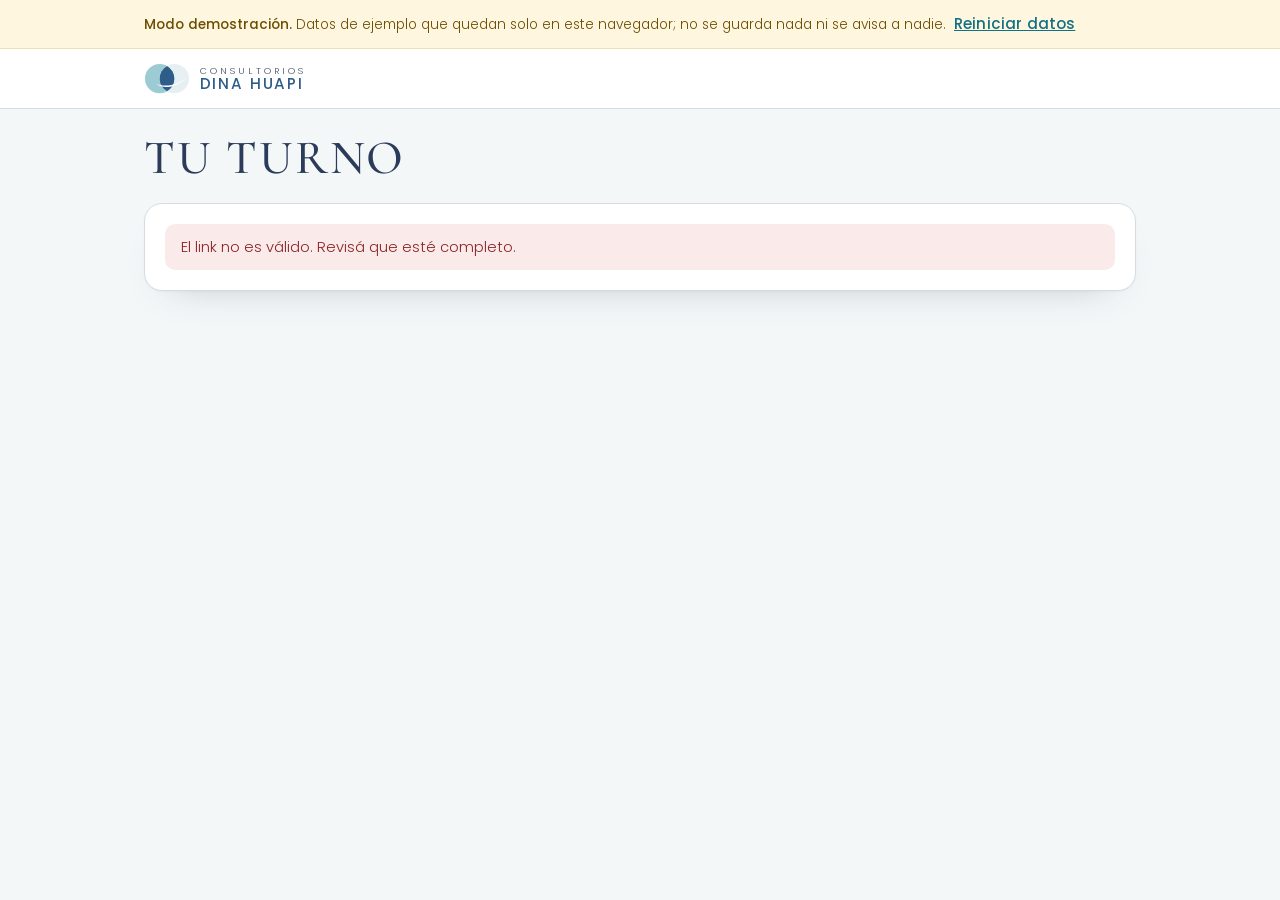
<file: turnos/cancelar.html>
<!doctype html>
<html lang="es-AR">
<head>
<meta charset="utf-8">
<meta name="viewport" content="width=device-width, initial-scale=1, viewport-fit=cover">
<title>Tu turno · Consultorios Dina Huapi</title>
<meta name="robots" content="noindex">
<meta name="theme-color" content="#2B3B5A">
<link rel="preconnect" href="https://fonts.googleapis.com">
<link rel="preconnect" href="https://fonts.gstatic.com" crossorigin>
<link rel="stylesheet" href="https://fonts.googleapis.com/css2?family=Cormorant+Garamond:wght@500;600&family=Poppins:wght@300;400;500;600&display=swap">
<link rel="stylesheet" href="turnos.css">
</head>
<body>
<header class="top">
  <div class="wrap">
    <a class="wordmark" href="./" aria-label="Turnos, inicio"><svg class="iso" viewBox="8 8 94 64" aria-hidden="true"><circle class="c1" cx="40" cy="40" r="30"/><circle class="c2" cx="70" cy="40" r="30"/><path class="lens" d="M55 14.02 A30 30 0 0 1 55 65.98 A30 30 0 0 1 55 14.02 Z"/><path class="smile" d="M33 51 C 50 63, 76 58, 99 34 C 79 53, 54 58, 33 51 Z"/></svg><span class="wm"><span>CONSULTORIOS</span><span>DINA HUAPI</span></span></a>
  </div>
</header>
<main class="wrap">
  <h1>Tu turno</h1>
  <section class="card" id="caja"><p class="muted">Cargando…</p></section>
</main>
<script type="module">
import { sb, configurado, faltaConfig, $, h, aviso, mensajeError, hora, diaLargo, linkWhatsApp } from './comun.js';

const caja = $('#caja');
const token = new URLSearchParams(location.search).get('t');

if (!configurado) faltaConfig(caja);
else if (!token || !/^[0-9a-f-]{36}$/i.test(token)) aviso(caja, 'El link no es válido. Revisá que esté completo.');
else cargar();

async function cargar() {
  const { data, error } = await sb.rpc('turno_por_token', { p_token: token });
  if (error) return aviso(caja, mensajeError(error));
  if (!data) return aviso(caja, 'No encontramos ese turno. Revisá que el link esté completo.');
  mostrar(data);
}

function mostrar(t, mensaje) {
  const cancelado = t.estado === 'cancelado';
  const contacto = t.telefono_profesional
    ? h('a', { class: 'btn ghost', target: '_blank', rel: 'noopener',
        href: linkWhatsApp(t.telefono_profesional, `Hola, soy ${t.paciente}. Te escribo por mi turno del ${diaLargo(t.inicio)} a las ${hora(t.inicio)}.`) },
        'Escribir al profesional')
    : null;

  caja.replaceChildren(...[
    mensaje ? h('div', { class: 'aviso ok' }, mensaje) : null,
    cancelado && !mensaje ? h('div', { class: 'aviso info' }, 'Este turno está cancelado.') : null,
    h('div', { class: 'stack' },
      h('p', {}, h('strong', {}, `${diaLargo(t.inicio)}, ${hora(t.inicio)} h`)),
      h('p', {}, `${t.servicio ? `${t.servicio} · ` : ''}${t.profesional}${t.especialidad ? ` · ${t.especialidad}` : ''}`),
      h('p', { class: 'muted' }, `${t.consultorio ?? ''} · Paciente: ${t.paciente}`)),
    !cancelado && t.cancelable
      ? h('div', { class: 'row' },
          h('button', { class: 'btn danger', type: 'button', onclick: cancelar }, 'Cancelar turno'), contacto)
      : null,
    !cancelado && !t.cancelable
      ? h('div', { class: 'stack' },
          h('p', { class: 'aviso info' }, `Faltan menos de ${t.aviso_cancelacion_horas} h para el turno: ya no se puede cancelar online. Avisale directamente al profesional.`),
          contacto)
      : null,
    cancelado ? h('div', {}, h('a', { class: 'btn', href: './' }, 'Sacar un turno nuevo')) : null,
  ].filter(Boolean));
}

async function cancelar(ev) {
  if (!confirm('¿Seguro que querés cancelar el turno?')) return;
  ev.target.disabled = true;
  const { data, error } = await sb.rpc('cancelar_turno', { p_token: token });
  if (error) { ev.target.disabled = false; return aviso(caja, mensajeError(error)); }
  mostrar(data, 'Listo, el turno quedó cancelado. Gracias por avisar.');
}
</script>
</body>
</html>
</file>
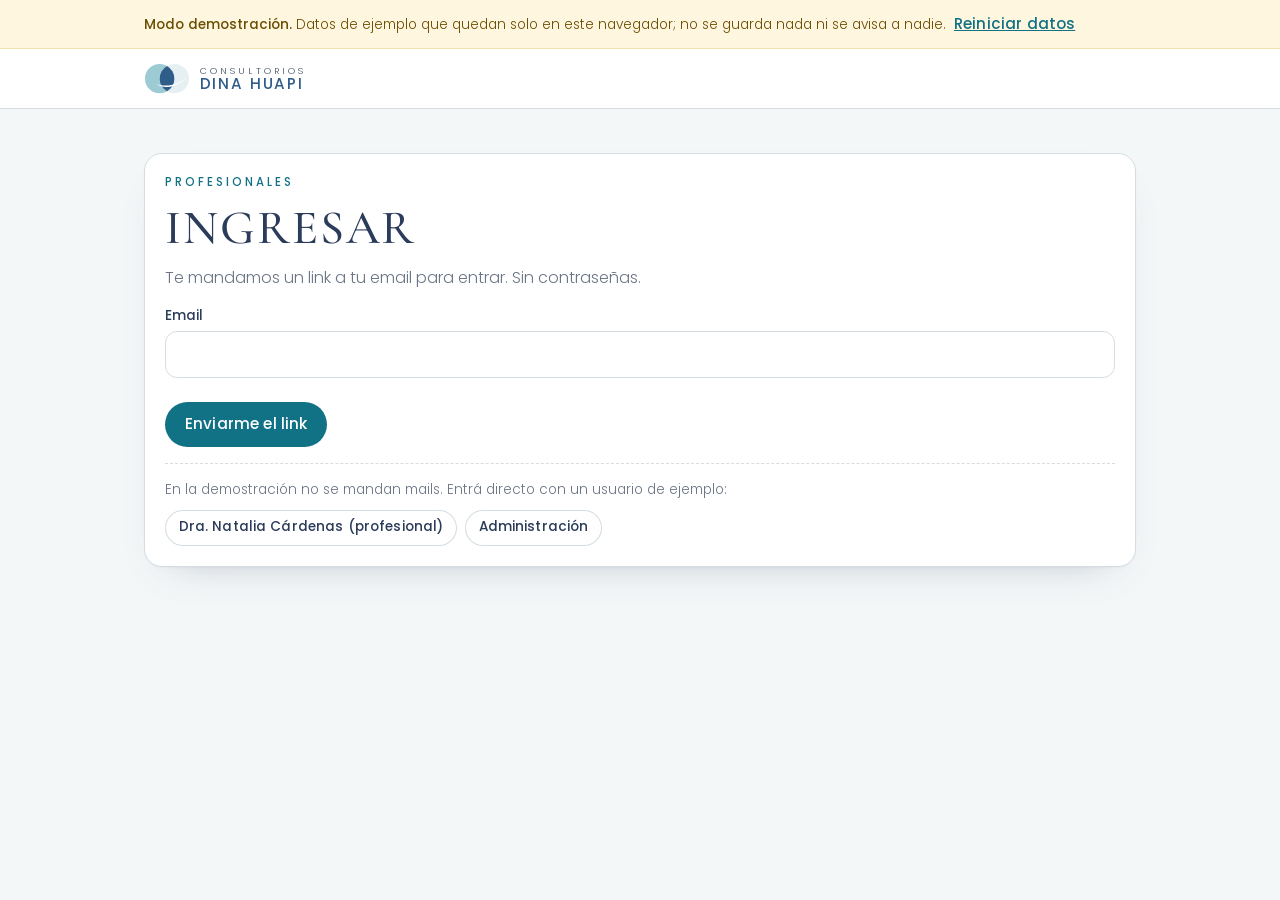
<file: turnos/panel.html>
<!doctype html>
<html lang="es-AR">
<head>
<meta charset="utf-8">
<meta name="viewport" content="width=device-width, initial-scale=1, viewport-fit=cover">
<title>Panel de profesionales · Consultorios Dina Huapi</title>
<meta name="robots" content="noindex">
<meta name="theme-color" content="#2B3B5A">
<link rel="manifest" href="manifest.webmanifest">
<link rel="icon" href="icono.svg" type="image/svg+xml">
<link rel="preconnect" href="https://fonts.googleapis.com">
<link rel="preconnect" href="https://fonts.gstatic.com" crossorigin>
<link rel="stylesheet" href="https://fonts.googleapis.com/css2?family=Cormorant+Garamond:wght@500;600&family=Poppins:wght@300;400;500;600&display=swap">
<link rel="stylesheet" href="turnos.css">
</head>
<body>
<header class="top">
  <div class="wrap">
    <a class="wordmark" href="panel.html" aria-label="Panel, inicio"><svg class="iso" viewBox="8 8 94 64" aria-hidden="true"><circle class="c1" cx="40" cy="40" r="30"/><circle class="c2" cx="70" cy="40" r="30"/><path class="lens" d="M55 14.02 A30 30 0 0 1 55 65.98 A30 30 0 0 1 55 14.02 Z"/><path class="smile" d="M33 51 C 50 63, 76 58, 99 34 C 79 53, 54 58, 33 51 Z"/></svg><span class="wm"><span>CONSULTORIOS</span><span>DINA HUAPI</span></span></a>
    <div class="row" id="sesion" hidden><span class="small muted" id="quien"></span><span class="badge" id="modo-badge" hidden>Admin</span><button class="btn link" id="cambiar-vista" hidden></button><button class="btn ghost sm" id="salir">Salir</button></div>
  </div>
</header>

<main class="wrap">
  <div id="estado"></div>

  <!-- Login -->
  <section class="card" id="login" hidden>
    <div class="stack"><span class="label">Profesionales</span><h1>Ingresar</h1>
      <p class="muted">Te mandamos un link a tu email para entrar. Sin contraseñas.</p></div>
    <form id="login-form" class="stack" novalidate>
      <div class="field"><label for="login-email">Email</label><input id="login-email" type="email" autocomplete="email" required></div>
      <div id="login-estado"></div>
      <div><button class="btn" type="submit" id="login-btn">Enviarme el link</button></div>
    </form>
  </section>

  <!-- App -->
  <div id="app" hidden>
    <nav class="tabs" role="tablist">
      <button role="tab" data-tab="agenda" data-vistas="pro" aria-selected="false">Agenda</button>
      <button role="tab" data-tab="calendario" data-vistas="pro admin" aria-selected="false">Calendario</button>
      <button role="tab" data-tab="perfil" data-vistas="pro" aria-selected="false">Mi perfil</button>
      <button role="tab" data-tab="reservas" data-vistas="admin" aria-selected="false">Reservas</button>
      <button role="tab" data-tab="profesionales" data-vistas="admin" aria-selected="false">Profesionales</button>
      <button role="tab" data-tab="consultorios" data-vistas="admin" aria-selected="false">Consultorios</button>
      <button role="tab" data-tab="precios" data-vistas="admin" aria-selected="false">Servicios y precios</button>
      <button role="tab" data-tab="whatsapp" data-vistas="pro admin" aria-selected="false">WhatsApp <span class="wa-noleidos" id="wa-contador" hidden></span></button>
    </nav>

    <!-- Agenda -->
    <section data-panel="agenda" class="stack" style="margin-top:1rem" hidden>
      <div class="card">
        <div class="row between">
          <h2>Mi agenda</h2>
          <button class="btn sm" id="nuevo-turno">+ Turno</button>
        </div>
        <div class="semana-nav">
          <button class="btn ghost sm" id="ag-ant" aria-label="Semana anterior">←</button>
          <strong id="ag-titulo"></strong>
          <button class="btn ghost sm" id="ag-sig" aria-label="Semana siguiente">→</button>
        </div>
        <div class="row small muted"><button class="btn link" id="ag-hoy">Ir a hoy</button>
          <label class="check"><input type="checkbox" id="ag-libres" checked> Mostrar horarios libres</label></div>
        <div id="ag-estado"></div>
        <div class="dias" id="ag-dias"></div>
      </div>
    </section>

    <!-- Calendario consolidado -->
    <section data-panel="calendario" class="stack" style="margin-top:1rem" hidden>
      <div class="card cal-card">
        <div class="cal-barra">
          <button class="btn ghost sm" id="cal-hoy">Hoy</button>
          <div class="row" style="gap:.15rem">
            <button class="cal-flecha" id="cal-ant" aria-label="Anterior">‹</button>
            <button class="cal-flecha" id="cal-sig" aria-label="Siguiente">›</button>
          </div>
          <h2 id="cal-titulo" class="cal-titulo"></h2>
          <div class="cal-controles">
            <label class="sr" for="cal-box">Consultorio</label>
            <select id="cal-box" class="cal-select"></select>
            <label class="sr" for="cal-vista">Vista</label>
            <select id="cal-vista" class="cal-select">
              <option value="1">Día</option>
              <option value="3">3 días</option>
              <option value="7">Semana</option>
            </select>
          </div>
        </div>
        <div class="cal-leyenda" id="cal-leyenda"></div>
        <div id="cal-estado"></div>
        <div class="cal-scroll"><div class="cal-grilla" id="cal-grilla"></div></div>
        <p class="small muted" id="cal-ayuda">Franjas de color: horarios alquilados. Tus turnos llevan el nombre del paciente; los de colegas se ven como ocupados. Tocá un día para verlo solo.</p>
      </div>
    </section>

    <!-- Perfil -->
    <section data-panel="perfil" class="stack" style="margin-top:1rem" hidden>
      <div class="card">
        <h2>Mis datos</h2>
        <form id="perfil-form" class="stack" novalidate>
          <div class="grid2">
            <div class="field"><label for="pf-nombre">Nombre que ven los pacientes</label><input id="pf-nombre" maxlength="80" placeholder="Dra. Ana Pérez"></div>
            <div class="field"><label for="pf-esp">Especialidad</label><input id="pf-esp" maxlength="80" placeholder="Odontología general"></div>
            <div class="field" style="grid-column:1/-1"><label for="pf-bio">Presentación breve</label><textarea id="pf-bio" maxlength="400" rows="3" placeholder="Qué hacés y cómo trabajás, en dos o tres líneas."></textarea><small>Aparece en tu ficha de la sección Equipo de la web de la clínica.</small></div>
            <div class="field"><label for="pf-web">Tu sitio web (opcional)</label><input id="pf-web" maxlength="300" placeholder="https://… o nati/"><small>La ficha enlaza a tu sitio. Tiene que empezar con https://</small></div>
            <div class="field"><label for="pf-foto">Foto (link, opcional)</label><input id="pf-foto" maxlength="300" placeholder="https://…/foto.jpg"><small>Sin foto se muestran tus iniciales.</small></div>
            <div class="field"><label for="pf-tel">WhatsApp de contacto</label><input id="pf-tel" type="tel" maxlength="30"><small>Lo ve el paciente solo en su página de turno.</small></div>
            <div class="field"><label for="pf-dur">Duración del turno (min)</label><input id="pf-dur" type="number" min="10" max="240" step="5"></div>
            <div class="field"><label for="pf-ant">Anticipación mínima (horas)</label><input id="pf-ant" type="number" min="0" max="168"><small>No se puede reservar online con menos aviso.</small></div>
            <div class="field"><label for="pf-ven">Agenda abierta (días hacia adelante)</label><input id="pf-ven" type="number" min="1" max="120"></div>
            <div class="field"><label for="pf-canc">Aviso para cancelar online (horas)</label><input id="pf-canc" type="number" min="0" max="168"></div>
          </div>
          <label class="check"><input type="checkbox" id="pf-pub"><span><strong>Aceptar turnos online.</strong> Aparecés en la página de turnos y en la sección Equipo de la web de la clínica, y los pacientes pueden reservar dentro de tus horarios alquilados.</span></label>
          <div id="perfil-estado"></div>
          <div><button class="btn" type="submit">Guardar</button></div>
        </form>
      </div>
      <div class="card">
        <h2>Mi link para pacientes</h2>
        <p class="muted small">Compartilo por WhatsApp o en redes: abre la reserva directamente con vos.</p>
        <div class="row"><code id="mi-link" class="small" style="overflow-wrap:anywhere"></code><button class="btn ghost sm" id="copiar-link">Copiar</button></div>
      </div>
      <div class="card">
        <h2>Ver mis turnos en Google Calendar</h2>
        <p class="muted small">Un link privado que Google Calendar (o el calendario del iPhone) consulta solo. Muestra tus turnos con nombre y teléfono del paciente: no lo compartas.</p>
        <div id="feed-estado"></div>
        <div class="stack" id="feed-caja" hidden>
          <div class="row"><code id="feed-link" class="small" style="overflow-wrap:anywhere"></code><button class="btn ghost sm" id="feed-copiar">Copiar</button></div>
          <ol class="small muted" style="margin:0;padding-left:1.2rem">
            <li>En la compu, abrí Google Calendar → <em>Otros calendarios</em> → <strong>+</strong> → <em>Desde URL</em>, pegá el link y guardá. Después aparece también en la app del celular.</li>
            <li>En iPhone: <a id="feed-webcal" href="#">tocá acá para suscribirte</a>.</li>
            <li>Google actualiza estos calendarios cada varias horas, no al instante. Para lo último, mirá la agenda de este panel.</li>
          </ol>
          <div><button class="btn link" id="feed-regenerar">Generar un link nuevo (el anterior deja de funcionar)</button></div>
        </div>
        <div><button class="btn ghost" id="feed-crear" hidden>Crear mi link</button></div>
      </div>
      <div class="card">
        <h2>Mis servicios</h2>
        <p class="muted small">Lo que los pacientes pueden elegir al pedir turno con vos. La duración es lo que ocupa en tu agenda: el paciente no la ve. Vacía = la estándar del consultorio.</p>
        <div id="ms-estado"></div>
        <div class="lista" id="mis-servicios"></div>
      </div>
      <div class="card">
        <h2>Mis horarios alquilados</h2>
        <div class="lista" id="mis-alquileres"></div>
      </div>
      <div class="card">
        <h2>Ausencias</h2>
        <p class="muted small">Vacaciones o días sin atención: esos horarios dejan de ofrecerse online.</p>
        <form id="aus-form" class="grid2">
          <div class="field"><label for="aus-desde">Desde</label><input id="aus-desde" type="date" required></div>
          <div class="field"><label for="aus-hasta">Hasta (inclusive)</label><input id="aus-hasta" type="date" required></div>
          <div class="field"><label for="aus-motivo">Motivo (opcional)</label><input id="aus-motivo" maxlength="80"></div>
          <div class="field"><span>&nbsp;</span><button class="btn" type="submit">Agregar</button></div>
        </form>
        <div id="aus-estado"></div>
        <div class="lista" id="ausencias"></div>
      </div>
    </section>

    <!-- Administración -->
    <section data-panel="reservas" class="stack" style="margin-top:1rem" hidden>
      <div class="card">
        <h2>Reservas por consultorio</h2>
        <p class="muted small">Tocá una celda para asignar ese consultorio y ese día a un profesional.</p>
        <div class="row small"><label class="field" style="display:flex;gap:.5rem;align-items:center"><span>Ver al</span><input type="date" id="oc-fecha" style="width:auto"></label></div>
        <div class="ocupacion" id="ocupacion"></div>
      </div>
      <div class="card">
        <h2 id="alq-titulo">Asignar alquiler</h2>
        <form id="alq-form" class="stack">
          <div class="grid2">
            <div class="field"><label for="alq-pro">Profesional</label><select id="alq-pro" required></select></div>
            <div class="field"><label for="alq-box">Consultorio</label><select id="alq-box" required></select></div>
            <div class="field"><label for="alq-ini">Desde la hora</label><input id="alq-ini" type="time" step="900" required value="09:00"></div>
            <div class="field"><label for="alq-fin">Hasta la hora</label><input id="alq-fin" type="time" step="900" required value="13:00"></div>
            <div class="field"><label for="alq-vd">Vigente desde</label><input id="alq-vd" type="date" required></div>
            <div class="field"><label for="alq-vh">Vigente hasta</label><input id="alq-vh" type="date" required></div>
            <div class="field"><label for="alq-nota">Nota (opcional)</label><input id="alq-nota" maxlength="120" placeholder="ej. abonado hasta fin de mes"></div>
          </div>
          <fieldset class="dias-check">
            <legend>Días de la semana</legend>
            <div class="row" id="alq-dias"></div>
          </fieldset>
          <div id="alq-estado"></div>
          <div><button class="btn" type="submit">Guardar alquiler</button></div>
        </form>
        <h3>Alquileres cargados</h3>
        <label class="check small"><input type="checkbox" id="alq-pasados"> Mostrar alquileres vencidos</label>
        <div class="lista" id="alquileres"></div>
      </div>
    </section>

    <section data-panel="profesionales" class="stack" style="margin-top:1rem" hidden>
      <div class="card">
        <h2>Profesionales</h2>
        <p class="muted small">Para sumar a alguien: en Supabase, <em>Authentication → Users → Invite user</em> con su email. Aparece acá solo.</p>
        <div id="pros-estado"></div>
        <div class="lista" id="profesionales"></div>
      </div>
    </section>

    <section data-panel="precios" class="stack" style="margin-top:1rem" hidden>
      <div class="card">
        <h2>Actualización por IPC</h2>
        <p class="muted small">Los precios se cargan en pesos de un mes base y se ajustan solos con cada mes de IPC (INDEC) que se carga. Con la base real, el índice se baja automáticamente apenas se publica; también se puede cargar a mano.</p>
        <div id="ipc-resumen" class="aviso info"></div>
        <div class="row">
          <button class="btn ghost sm" type="button" id="ipc-buscar">Buscar índice nuevo en INDEC</button>
          <button class="btn link" type="button" id="ipc-rebasar">Tomar precios de hoy como nueva base</button>
        </div>
        <form id="ipc-form" class="row" novalidate>
          <div class="field"><label for="ipc-mes">Mes</label><input id="ipc-mes" type="month" required></div>
          <div class="field"><label for="ipc-var">Variación mensual (%)</label><input id="ipc-var" inputmode="decimal" placeholder="2,1" required></div>
          <div class="field"><label for="ipc-red">Redondear a $</label><input id="ipc-red" type="number" min="1" step="1"></div>
          <button class="btn sm" type="submit" style="align-self:end">Guardar</button>
        </form>
        <div id="ipc-estado"></div>
        <div class="lista" id="ipc-lista"></div>
      </div>

      <div class="card">
        <h2>Lista de precios</h2>
        <div class="row">
          <div class="field"><label for="pr-cob">Ver</label><select id="pr-cob"></select></div>
          <button class="btn ghost sm" type="button" id="pr-nuevo" style="align-self:end">+ Precio</button>
        </div>
        <div id="pr-estado"></div>
        <div class="ocupacion"><table id="pr-tabla"></table></div>
        <p class="small muted">"Base": monto cargado y su mes. "Hoy": con el IPC aplicado, es lo que se le informa al paciente al reservar. "Obra social": lo que paga la obra social (interno).</p>
      </div>

      <div class="card">
        <h2>Importar o exportar planilla</h2>
        <p class="muted small">Una fila por servicio y cobertura. Columnas: servicio, categoria, descripcion, duracion_min, reservable_online, obra_social (vacío = particular), modalidad (particular, cubierto, copago, no cubre), monto (lo que paga el paciente), valor_os, periodo_base (ej. 10/2026), ajusta_ipc (Sí/No). Lo que ya existe se actualiza; nada se borra.</p>
        <div class="row">
          <label class="btn ghost sm" style="cursor:pointer">Elegir archivo (.csv o .xlsx)<input type="file" id="pl-archivo" accept=".csv,.txt,.xlsx" hidden></label>
          <button class="btn link" type="button" id="pl-exportar">Descargar precios actuales (.csv)</button>
          <button class="btn link" type="button" id="pl-plantilla">Descargar plantilla vacía</button>
        </div>
        <div id="pl-estado"></div>
        <div class="row" id="pl-confirmar" hidden><button class="btn sm" type="button" id="pl-importar">Importar</button><button class="btn link" type="button" id="pl-cancelar">Cancelar</button></div>
      </div>

      <div class="card">
        <h2>Servicios</h2>
        <p class="muted small">Duración estándar (cada profesional puede cambiarla en su perfil). "Online": si el paciente lo puede elegir al reservar.</p>
        <div id="sv-estado"></div>
        <div class="lista" id="sv-lista"></div>
      </div>

      <div class="card">
        <h2>Obras sociales</h2>
        <form id="os-form" class="row">
          <div class="field" style="flex:1;min-width:12rem"><label for="os-nombre" class="sr">Nombre</label><input id="os-nombre" maxlength="80" placeholder="ej. IPROSS" required></div>
          <button class="btn" type="submit" style="align-self:end">Agregar</button>
        </form>
        <div id="os-estado"></div>
        <div class="lista" id="os-lista"></div>
      </div>
    </section>

    <section data-panel="whatsapp" class="stack" style="margin-top:1rem" hidden>
      <div class="card" id="wa-bandeja-card" hidden>
        <div class="stack"><h2>WhatsApp del consultorio</h2>
          <p class="muted small">Conversaciones del asistente. Las marcadas "Para vos" las derivó a una persona: el asistente no responde ahí hasta que la devuelvas.</p></div>
        <div id="wa-bandeja"></div>
      </div>
      <div class="card" id="wa-ajustes-card" hidden>
        <h2>Asistente de WhatsApp</h2>
        <div class="stack" id="wa-ajustes"></div>
      </div>
    </section>

    <section data-panel="consultorios" class="stack" style="margin-top:1rem" hidden>
      <div class="card">
        <h2>Consultorios</h2>
        <form id="box-form" class="row">
          <div class="field" style="flex:1;min-width:12rem"><label for="box-nombre" class="sr">Nombre</label><input id="box-nombre" maxlength="60" placeholder="ej. Box 3" required></div>
          <button class="btn" type="submit" style="align-self:end">Agregar</button>
        </form>
        <div id="box-estado"></div>
        <div class="lista" id="consultorios"></div>
      </div>
    </section>
  </div>
</main>

<dialog id="dlg-precio">
  <form id="precio-form" method="dialog" novalidate>
    <h2>Precio</h2>
    <div class="grid2">
      <div class="field"><label for="pf2-serv">Servicio</label><select id="pf2-serv" required></select></div>
      <div class="field"><label for="pf2-cob">Cobertura</label><select id="pf2-cob"></select></div>
      <div class="field"><label for="pf2-mod">Qué paga el paciente</label><select id="pf2-mod">
        <option value="particular">Particular (precio)</option><option value="cubierto">Cubierto (nada)</option>
        <option value="copago">Adicional / copago</option><option value="no_cubre">No lo cubre (paga particular)</option></select></div>
      <div class="field"><label for="pf2-monto">Monto que paga el paciente ($)</label><input id="pf2-monto" inputmode="decimal"></div>
      <div class="field"><label for="pf2-vos">Paga la obra social ($, interno)</label><input id="pf2-vos" inputmode="decimal"></div>
      <div class="field"><label for="pf2-mes">Mes base del monto</label><input id="pf2-mes" type="month" required></div>
    </div>
    <label class="check"><input type="checkbox" id="pf2-ipc" checked><span>Ajustar por IPC todos los meses</span></label>
    <div id="precio-estado"></div>
    <div class="row"><button class="btn" type="submit" value="ok">Guardar</button><button class="btn link" type="button" id="pf2-cerrar">Cerrar</button></div>
  </form>
</dialog>

<dialog id="dlg-turno">
  <form id="turno-form" method="dialog" novalidate>
    <h2>Nuevo turno</h2>
    <div class="grid2">
      <div class="field"><label for="t-fecha">Fecha</label><input id="t-fecha" type="date" required></div>
      <div class="field"><label for="t-hora">Hora</label><input id="t-hora" type="time" step="300" required></div>
      <div class="field"><label for="t-serv">Servicio (opcional)</label><select id="t-serv"></select></div>
      <div class="field"><label for="t-dur">Duración (min)</label><input id="t-dur" type="number" min="5" max="480" step="5" required></div>
    </div>
    <div class="field"><label for="t-nombre">Paciente</label><input id="t-nombre" maxlength="120" required></div>
    <div class="grid2">
      <div class="field"><label for="t-tel">Teléfono</label><input id="t-tel" type="tel" maxlength="30" required></div>
      <div class="field"><label for="t-email">Email (opcional)</label><input id="t-email" type="email" maxlength="200"></div>
    </div>
    <div class="field"><label for="t-nota">Nota interna (opcional)</label><input id="t-nota" maxlength="200"><small>Solo administrativa. No cargues datos clínicos acá.</small></div>
    <div id="turno-estado"></div>
    <div class="row"><button class="btn" type="submit" value="ok">Guardar</button><button class="btn link" type="button" id="t-cerrar">Cerrar</button></div>
  </form>
</dialog>

<script type="module" src="panel.js"></script>
</body>
</html>
</file>
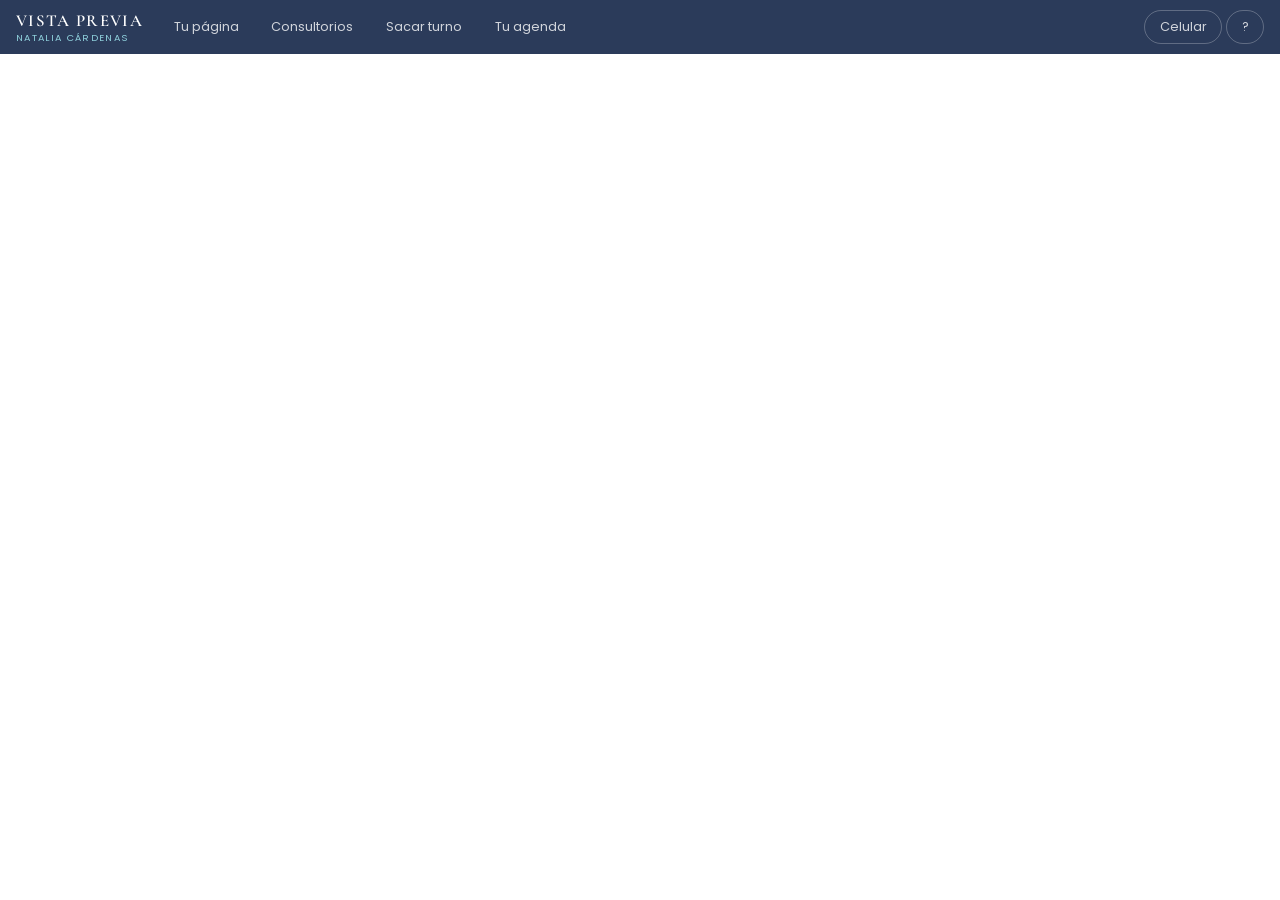
<file: herramientas/vista-previa/nati-shell.html>
<!doctype html>
<html lang="es-AR">
<head>
<meta charset="utf-8">
<meta name="viewport" content="width=device-width, initial-scale=1, viewport-fit=cover">
<title>Vista previa · Natalia Cárdenas</title>
<meta name="theme-color" content="#2B3B5A">
<link rel="preconnect" href="https://fonts.googleapis.com">
<link rel="preconnect" href="https://fonts.gstatic.com" crossorigin>
<link rel="stylesheet" href="https://fonts.googleapis.com/css2?family=Cormorant+Garamond:wght@500;600&family=Poppins:wght@400;500&display=swap">
<style>
:root { --navy: #2B3B5A; --petrol: #127285; --graphite: #4B5668; --mist: #D5DDE2; --soft: #F4F7F8; --aqua: #8FD0DC; }
* { box-sizing: border-box; }
html, body { height: 100%; margin: 0; }
body { font-family: Poppins, system-ui, sans-serif; background: var(--soft); color: var(--graphite); display: flex; flex-direction: column; }
.bar { flex: none; display: flex; align-items: center; gap: 1rem; padding: .6rem 1rem; background: var(--navy); color: #fff; }
.bar .tit { font-family: 'Cormorant Garamond', serif; font-weight: 600; letter-spacing: .08em; text-transform: uppercase; font-size: 1.05rem; white-space: nowrap; }
.bar .tit small { display: block; font-family: Poppins, sans-serif; font-weight: 400; letter-spacing: .14em; font-size: .6rem; color: var(--aqua); }
.tabs { display: flex; gap: .25rem; overflow-x: auto; scrollbar-width: none; flex: 1; }
.tabs::-webkit-scrollbar { display: none; }
.tabs button, .tools button { font: inherit; font-size: .8rem; border: 0; cursor: pointer; white-space: nowrap; border-radius: 999px; padding: .45rem .9rem; background: transparent; color: rgba(255,255,255,.78); }
.tabs button:hover { color: #fff; background: rgba(255,255,255,.08); }
.tabs button[aria-current="true"] { background: #fff; color: var(--navy); }
.tools { display: flex; gap: .25rem; align-items: center; }
.tools button { border: 1px solid rgba(255,255,255,.25); }
.tools button[aria-pressed="true"] { background: var(--aqua); color: var(--navy); border-color: var(--aqua); }
.stage { flex: 1; min-height: 0; display: flex; justify-content: center; align-items: stretch; }
.stage iframe { border: 0; width: 100%; height: 100%; background: #fff; display: block; }
body.cel .stage { padding: 1.5rem; background: radial-gradient(circle at 50% 0, #E6EEF1, var(--soft) 60%); }
body.cel .stage iframe { width: 390px; max-height: 844px; border-radius: 38px; box-shadow: 0 0 0 10px #1d2840, 0 30px 60px -20px rgba(43,59,90,.5); }
@media (max-width: 520px) { .bar .tit { display: none; } .tabs button { padding: .45rem .7rem; } }
@media (max-width: 760px) { .tools .dev, .bar .tit small { display: none; } .bar { gap: .5rem; padding: .5rem .6rem; } .bar .tit { font-size: .9rem; } }
.toast { position: fixed; left: 50%; bottom: 1.5rem; transform: translate(-50%, 1rem); opacity: 0; transition: .25s; background: var(--navy); color: #fff; padding: .7rem 1.1rem; border-radius: 12px; font-size: .85rem; pointer-events: none; max-width: calc(100% - 2rem); }
.toast.on { opacity: 1; transform: translate(-50%, 0); }
dialog { border: 0; border-radius: 24px; padding: 0; max-width: 30rem; width: calc(100% - 2rem); color: var(--graphite); box-shadow: 0 40px 80px -30px rgba(43,59,90,.6); }
dialog::backdrop { background: rgba(43,59,90,.55); backdrop-filter: blur(3px); }
.hola { padding: 2rem 1.8rem 1.6rem; display: grid; gap: 1rem; }
.hola h1 { margin: 0; font-family: 'Cormorant Garamond', serif; font-weight: 600; color: var(--navy); text-transform: uppercase; letter-spacing: .04em; font-size: 2rem; line-height: 1.05; }
.hola h1 em { font-style: normal; color: var(--petrol); }
.hola p { margin: 0; line-height: 1.6; font-size: .93rem; }
.hola ol { margin: 0; padding: 0; list-style: none; display: grid; gap: .55rem; counter-reset: p; }
.hola li { counter-increment: p; display: grid; grid-template-columns: 2rem 1fr; gap: .6rem; align-items: start; font-size: .9rem; line-height: 1.5; background: var(--soft); border-radius: 14px; padding: .7rem .8rem; }
.hola li::before { content: counter(p); display: grid; place-items: center; width: 2rem; height: 2rem; border-radius: 50%; background: var(--navy); color: #fff; font-size: .85rem; }
.hola li strong { color: var(--navy); font-weight: 500; }
.hola .nota { font-size: .78rem; color: #6b7585; }
.hola button { font: inherit; font-weight: 500; border: 0; border-radius: 999px; padding: .85rem 1.4rem; background: var(--petrol); color: #fff; cursor: pointer; justify-self: start; }
</style>
</head>
<body>
<header class="bar">
  <div class="tit">Vista previa<small>NATALIA CÁRDENAS</small></div>
  <nav class="tabs" aria-label="Secciones">
    <button data-ir="nati/index.html">Tu página</button>
    <button data-ir="index.html">Consultorios</button>
    <button data-ir="turnos/index.html">Sacar turno</button>
    <button data-ir="turnos/panel.html">Tu agenda</button>
  </nav>
  <div class="tools">
    <button class="dev" type="button" id="cel" aria-pressed="false" title="Ver como en el celular">Celular</button>
    <button type="button" id="ayuda" title="Cómo usar esta vista previa">?</button>
  </div>
</header>
<main class="stage"><iframe id="v" title="Sitio"></iframe></main>
<div class="toast" id="toast" role="status"></div>

<dialog id="hola">
  <form method="dialog" class="hola">
    <h1>Hola, <em>Nati</em></h1>
    <p>Esta es la vista previa de tu página nueva y del sitio de los consultorios. Funciona como el sitio real: podés tocar todo.</p>
    <ol>
      <li><span><strong>Recorré tu página</strong> como la vería un paciente.</span></li>
      <li><span><strong>Sacá un turno con vos misma</strong> desde «Sacar turno».</span></li>
      <li><span><strong>Entrá a «Tu agenda»</strong> con el botón «Dra. Natalia Cárdenas» y fijate que el turno aparezca.</span></li>
    </ol>
    <p class="nota">Los turnos son de prueba y quedan solo en este dispositivo. Textos y fotos son borradores: anotá lo que quieras cambiar y nos lo pasás.</p>
    <button>Empezar</button>
  </form>
</dialog>

<script>
const PAGINAS = /*PAGINAS*/;
const ORIGEN = 'https://consultoriosdinahuapi.com.ar';
const v = document.getElementById('v');
let actual = null;

function urlDe(path, search = '', hash = '') { return `${ORIGEN}/${path}${search}${hash}`; }

// Lo que las páginas leen de «location» e «history» (el empaquetado los redirige acá).
window.__crearLoc = () => {
  const u = new URL(actual.url);
  return {
    href: u.href, search: u.search, hash: u.hash, pathname: u.pathname, origin: u.origin, host: u.host,
    reload() { ir(actual.path, u.search); }, assign(x) { navegar(x); }, replace(x) { navegar(x); },
    toString() { return u.href; },
  };
};

function toast(t) {
  const el = document.getElementById('toast');
  el.textContent = t; el.classList.add('on');
  clearTimeout(toast.t); toast.t = setTimeout(() => el.classList.remove('on'), 2600);
}

function ir(path, search = '', hash = '') {
  actual = { path, url: urlDe(path, search, hash) };
  const dir = path.includes('/') ? path.slice(0, path.lastIndexOf('/') + 1) : '';
  const pre = `<base href="${ORIGEN}/${dir}"><script>window.__LOC = parent.__crearLoc(); window.__HIST = { replaceState() {}, pushState() {} };<\/script>`;
  v.srcdoc = PAGINAS[path].replace(/<head>/i, '<head>' + pre);
  v.onload = () => preparar(hash);
  for (const b of document.querySelectorAll('[data-ir]')) b.setAttribute('aria-current', String(b.dataset.ir === path));
}

function navegar(href, desde = actual.url) {
  const u = new URL(href, desde);
  if (u.origin !== ORIGEN) { window.open(u.href, '_blank', 'noopener'); return; }
  let path = u.pathname.slice(1);
  if (path === '' || path.endsWith('/')) path += 'index.html';
  if (path === actual.path && u.hash && u.search === new URL(actual.url).search) {
    v.contentDocument.getElementById(decodeURIComponent(u.hash.slice(1)))?.scrollIntoView({ behavior: 'smooth' });
    return;
  }
  if (!PAGINAS[path]) { toast('Esa sección todavía no está en la vista previa.'); return; }
  ir(path, u.search, u.hash);
}

function preparar(hash) {
  const doc = v.contentDocument;
  if (!doc) return;
  if (hash) setTimeout(() => doc.getElementById(decodeURIComponent(hash.slice(1)))?.scrollIntoView(), 60);
  doc.addEventListener('click', (e) => {
    const a = e.target.closest?.('a[href]');
    if (!a || e.defaultPrevented) return;
    const href = a.getAttribute('href');
    if (!href || href === '#' || href.startsWith('javascript:')) { e.preventDefault(); return; }
    e.preventDefault();
    navegar(a.href);
  });
  doc.addEventListener('submit', (e) => { if (!e.defaultPrevented && e.target.getAttribute('action')) { e.preventDefault(); } });
}

for (const b of document.querySelectorAll('[data-ir]')) b.addEventListener('click', () => ir(b.dataset.ir));
const cel = document.getElementById('cel');
cel.addEventListener('click', () => {
  const on = !document.body.classList.contains('cel');
  document.body.classList.toggle('cel', on);
  cel.setAttribute('aria-pressed', String(on));
});
const hola = document.getElementById('hola');
document.getElementById('ayuda').addEventListener('click', () => hola.showModal());

ir('nati/index.html');
hola.showModal();
</script>
</body>
</html>
</file>
<file: assets/sitio.css>
/* Consultorios Dina Huapi · sistema visual compartido (inicio, profesionales, insumos).
   Paleta y tipografía según el manual de marca v3: azul marino + azul petróleo sobre blancos,
   títulos en serif fina en mayúsculas (Cormorant Garamond), textos en Poppins.
   Proporción guía: 55% blancos, 25% marino, 15% petróleo, 5% grises. */
:root {
  --navy: #2B3B5A;          /* azul marino: títulos, bloques oscuros */
  --navy-2: #233149;
  --petrol: #127285;        /* azul petróleo: acción y frase clave (5,6:1 con blanco) */
  --petrol-2: #0E5C6B;
  --graphite: #4B5668;      /* texto */
  --mist: #D5DDE2;          /* líneas */
  --soft: #F4F7F8;          /* fondos suaves */
  --white: #FFFFFF;
  --sky: #E3EEF1;           /* celeste muy suave, derivado del petróleo */
  --logo-1: #8FB7D9; --logo-2: #D9E6F2; --logo-3: #2F5D8A;
  --serif: "Cormorant Garamond", "Cormorant", Georgia, serif;
  --sans: "Poppins", "Helvetica Neue", Arial, sans-serif;
  --wrap: 78rem;
  --gutter: 16px;
  --ease: cubic-bezier(.2, .7, .2, 1);
  color-scheme: light;
}
@media (min-width: 640px) { :root { --gutter: 32px; } }
@media (min-width: 1200px) { :root { --gutter: 48px; } }

*, *::before, *::after { box-sizing: border-box; }
html { -webkit-text-size-adjust: 100%; scroll-behavior: smooth; scroll-padding-top: 88px; }
@media (prefers-reduced-motion: reduce) { html { scroll-behavior: auto; } }
body { margin: 0; background: var(--white); color: var(--graphite); font-family: var(--sans); font-weight: 300; font-size: 1rem; line-height: 1.7; -webkit-font-smoothing: antialiased; text-rendering: optimizeLegibility; }
img { display: block; max-width: 100%; height: auto; }
a { color: var(--petrol); text-underline-offset: .2em; }
p { margin: 0; }
strong, b { font-weight: 500; color: var(--navy); }
button, input, select, textarea { font: inherit; color: inherit; }
:focus-visible { outline: 2px solid var(--petrol); outline-offset: 3px; }
[hidden] { display: none !important; }
.sr { position: absolute; width: 1px; height: 1px; overflow: hidden; clip: rect(0 0 0 0); white-space: nowrap; }
.wrap { width: 100%; max-width: var(--wrap); margin-inline: auto; padding-inline: var(--gutter); }

/* ── Tipografía ── */
h1, h2, h3, .display { margin: 0; font-family: var(--serif); font-weight: 500; color: var(--navy); text-transform: uppercase; letter-spacing: .04em; line-height: 1.04; text-wrap: balance; }
h1 { font-size: clamp(2.6rem, 7.2vw, 5.4rem); }
h2 { font-size: clamp(2rem, 4.6vw, 3.3rem); }
h3 { font-family: var(--sans); text-transform: none; letter-spacing: 0; font-weight: 500; font-size: 1.06rem; line-height: 1.35; }
h1 em, h2 em, .display em { font-style: normal; color: var(--petrol); }
.eyebrow { display: inline-flex; align-items: center; gap: .75rem; font-size: .72rem; font-weight: 500; letter-spacing: .28em; text-transform: uppercase; color: var(--petrol); }
.eyebrow::before { content: ""; width: 28px; height: 1px; background: currentColor; }
.lead { font-size: clamp(1.05rem, 1.6vw, 1.2rem); line-height: 1.75; max-width: 40rem; }
.key { font-weight: 500; color: var(--petrol); }
.muted { color: #6B7585; }
.num { font-variant-numeric: tabular-nums; }

/* Dato a completar: discreto, pero visible para quien edita */
.ph { color: var(--petrol-2); background: linear-gradient(transparent 62%, #D9EEF2 62%); border-bottom: 1px dashed var(--petrol); padding-inline: .1em; }

/* ── Botones ── */
.btn { display: inline-flex; align-items: center; justify-content: center; gap: .6rem; min-height: 48px; padding: .85rem 1.6rem; border: 0; border-radius: 999px; background: var(--petrol); color: var(--white); font-family: var(--sans); font-size: .92rem; font-weight: 500; letter-spacing: .02em; text-decoration: none; cursor: pointer; white-space: nowrap; transition: background .2s var(--ease), color .2s var(--ease), box-shadow .2s var(--ease), transform .2s var(--ease); }
.btn:hover { background: var(--petrol-2); }
.btn:active { transform: translateY(1px); }
.btn svg { flex: none; }
.btn.navy { background: var(--navy); }
.btn.navy:hover { background: var(--navy-2); }
.btn.ghost { background: transparent; color: var(--navy); box-shadow: inset 0 0 0 1px var(--mist); }
.btn.ghost:hover { box-shadow: inset 0 0 0 1px var(--navy); }
.btn.light { background: var(--white); color: var(--navy); }
.btn.light:hover { background: var(--sky); }
.btn.outline-light { background: transparent; color: var(--white); box-shadow: inset 0 0 0 1px rgba(255,255,255,.45); }
.btn.outline-light:hover { box-shadow: inset 0 0 0 1px var(--white); }
.btn.sm { min-height: 40px; padding: .55rem 1.1rem; font-size: .85rem; }
.link-arrow { display: inline-flex; align-items: center; gap: .5rem; font-weight: 500; color: var(--navy); text-decoration: none; border-bottom: 1px solid var(--mist); padding-bottom: .2rem; transition: border-color .2s var(--ease), gap .2s var(--ease); }
.link-arrow:hover { border-color: var(--navy); gap: .75rem; }

/* ── Encabezado ── */
.top { position: sticky; top: 0; z-index: 40; background: rgba(255,255,255,.88); backdrop-filter: saturate(1.4) blur(14px); -webkit-backdrop-filter: saturate(1.4) blur(14px); border-bottom: 1px solid transparent; transition: border-color .25s var(--ease), box-shadow .25s var(--ease); }
.top.scrolled { border-bottom-color: var(--mist); }
.top .wrap { display: flex; align-items: center; justify-content: space-between; gap: 1.5rem; height: 76px; }
.brand { display: flex; align-items: center; gap: .7rem; text-decoration: none; color: var(--navy); flex: none; }
.brand svg { width: 52px; height: auto; flex: none; }
.brand .wm { display: grid; line-height: 1.08; font-family: var(--sans); }
.brand .wm span:first-child { font-size: .6rem; font-weight: 300; letter-spacing: .36em; color: var(--graphite); }
.brand .wm span:last-child { font-size: .98rem; font-weight: 500; letter-spacing: .14em; color: var(--logo-3); white-space: nowrap; }
.iso .c1 { fill: var(--logo-1); } .iso .c2 { fill: var(--logo-2); opacity: .9; } .iso .lens { fill: var(--logo-3); } .iso .smile { fill: #fff; }
.on-dark .brand .wm span:first-child { color: rgba(255,255,255,.75); }
.on-dark .brand .wm span:last-child { color: #fff; }

.nav { display: none; align-items: center; gap: 2rem; font-size: .88rem; font-weight: 400; }
.nav a { color: var(--graphite); text-decoration: none; position: relative; padding-block: .4rem; }
.nav a::after { content: ""; position: absolute; left: 0; right: 0; bottom: 0; height: 1px; background: var(--navy); transform: scaleX(0); transform-origin: left; transition: transform .25s var(--ease); }
.nav a:hover, .nav a[aria-current="page"] { color: var(--navy); }
.nav a:hover::after, .nav a[aria-current="page"]::after { transform: scaleX(1); }
.top-actions { display: flex; align-items: center; gap: .5rem; }
@media (min-width: 1080px) { .nav { display: flex; } .menu-btn { display: none !important; } }
@media (max-width: 479px) { .top-actions .btn.hide-xs { display: none; } }

.menu-btn { width: 44px; height: 44px; border: 0; border-radius: 50%; background: transparent; display: grid; place-items: center; cursor: pointer; color: var(--navy); }
.menu-btn:hover { background: var(--soft); }
.drawer { position: fixed; inset: 0; z-index: 60; background: var(--white); display: grid; grid-template-rows: auto 1fr auto; padding: 0 var(--gutter) calc(1.5rem + env(safe-area-inset-bottom, 0px)); opacity: 0; pointer-events: none; transform: translateY(-8px); transition: opacity .25s var(--ease), transform .25s var(--ease); }
.drawer.open { opacity: 1; pointer-events: auto; transform: none; }
.drawer .bar { display: flex; align-items: center; justify-content: space-between; height: 76px; }
.drawer nav { display: grid; align-content: start; padding-top: 1.5rem; }
.drawer nav a { font-family: var(--serif); text-transform: uppercase; letter-spacing: .04em; font-size: 2rem; font-weight: 500; color: var(--navy); text-decoration: none; padding-block: .55rem; border-bottom: 1px solid var(--soft); }
.drawer .foot { display: grid; gap: .6rem; }

/* ── Secciones ── */
.section { padding-block: clamp(4rem, 8vw, 7rem); }
.section.tight { padding-block: clamp(3.5rem, 7vw, 6rem); }
.section.soft { background: var(--soft); }
.section.navy { background: var(--navy); color: rgba(255,255,255,.82); }
.section.navy h2, .section.navy h3 { color: var(--white); }
.section.navy .eyebrow { color: #8FD0DC; }
.head { display: grid; gap: 1.1rem; margin-bottom: clamp(2.5rem, 5vw, 4rem); max-width: 50rem; }
.head.center { justify-items: center; text-align: center; margin-inline: auto; }
.head.split { max-width: none; }
@media (min-width: 960px) { .head.split { grid-template-columns: 1fr 1fr; align-items: end; gap: 4rem; } .head.split .lead { justify-self: end; } }

/* ── Hero ── */
.hero { position: relative; }
.hero-grid { display: grid; gap: 2.5rem; padding-block: 2.5rem 3.5rem; }
@media (min-width: 960px) { .hero-grid { grid-template-columns: minmax(0, 1fr) minmax(0, 1.08fr); gap: 4rem; align-items: center; padding-block: 4.5rem 5.5rem; min-height: calc(100svh - 76px); max-height: 60rem; } }
.hero-copy { display: grid; gap: 1.6rem; align-content: center; }
.hero-copy .actions { display: flex; flex-wrap: wrap; gap: .75rem; margin-top: .4rem; }
.hero-media { position: relative; border-radius: 28px; overflow: hidden; aspect-ratio: 4 / 3; background: var(--soft); }
@media (min-width: 960px) { .hero-media { aspect-ratio: auto; height: 100%; min-height: 34rem; } }
.hero-media img { width: 100%; height: 100%; object-fit: cover; }
.hero-badge { position: absolute; left: 1rem; bottom: 1rem; right: 1rem; max-width: 21rem; display: flex; gap: .9rem; align-items: center; background: rgba(255,255,255,.92); backdrop-filter: blur(10px); -webkit-backdrop-filter: blur(10px); border-radius: 18px; padding: .9rem 1.1rem; font-size: .86rem; line-height: 1.45; color: var(--navy); box-shadow: 0 10px 30px -12px rgba(43,59,90,.35); }
.hero-badge .dot { width: 10px; height: 10px; flex: none; border-radius: 50%; background: #2BA36B; box-shadow: 0 0 0 5px rgba(43,163,107,.15); }
.trust { display: flex; flex-wrap: wrap; gap: .5rem 1.6rem; padding-top: 1.4rem; margin-top: .6rem; border-top: 1px solid var(--mist); font-size: .86rem; }
.trust span { display: inline-flex; align-items: center; gap: .5rem; }
.trust svg { color: var(--petrol); flex: none; }

/* ── Accesos rápidos ── */
.quick { display: grid; gap: 1px; background: var(--mist); border: 1px solid var(--mist); border-radius: 22px; overflow: hidden; }
@media (min-width: 720px) { .quick { grid-template-columns: repeat(2, 1fr); } .quick a:first-child { grid-column: 1 / -1; } }
@media (min-width: 1080px) { .quick { grid-template-columns: repeat(5, 1fr); } .quick a:first-child { grid-column: auto; } }
.quick a { display: grid; gap: .35rem; padding: 1.4rem 1.5rem; background: var(--white); text-decoration: none; color: var(--graphite); transition: background .2s var(--ease); }
.quick a:hover { background: var(--soft); }
.quick a strong { display: flex; justify-content: space-between; align-items: center; font-weight: 500; color: var(--navy); }
.quick a strong svg { flex: none; transition: transform .2s var(--ease); color: var(--petrol); }
.quick a:hover strong svg { transform: translateX(4px); }
.quick a span { font-size: .88rem; }

/* ── Lista editorial de tratamientos ── */
.treats { display: grid; border-top: 1px solid var(--mist); }
@media (min-width: 860px) { .treats { grid-template-columns: 1fr 1fr; column-gap: 4rem; } }
.treat { display: grid; grid-template-columns: 2.6rem 1fr; gap: .2rem 1rem; padding-block: 1.6rem; border-bottom: 1px solid var(--mist); }
.treat .n { font-family: var(--serif); font-size: 1.15rem; color: var(--petrol); font-weight: 600; padding-top: .05rem; }
.treat p { grid-column: 2; font-size: .95rem; }
.treat .tag { display: inline-block; margin-left: .4rem; vertical-align: .15em; font-size: .64rem; letter-spacing: .14em; text-transform: uppercase; font-weight: 500; color: var(--petrol); background: var(--sky); border-radius: 999px; padding: .15rem .55rem; }

/* ── Bloque imagen + texto ── */
.split { display: grid; gap: 2.5rem; align-items: center; }
@media (min-width: 960px) { .split { grid-template-columns: 1fr 1fr; gap: 5rem; } .split.flip > :first-child { order: 2; } }
.split .media { border-radius: 24px; overflow: hidden; background: var(--soft); aspect-ratio: 4 / 5; }
.split .media.wide { aspect-ratio: 4 / 3; }
.split .media img { width: 100%; height: 100%; object-fit: cover; }
.split .copy { display: grid; gap: 1.3rem; align-content: center; }
.ticks { list-style: none; margin: .3rem 0 0; padding: 0; display: grid; border-top: 1px solid var(--mist); }
.ticks li { display: grid; grid-template-columns: 1.4rem 1fr; gap: .6rem; padding-block: .85rem; border-bottom: 1px solid var(--mist); font-size: .97rem; }
.ticks li svg { color: var(--petrol); margin-top: .3rem; }
.section.navy .ticks, .section.navy .ticks li { border-color: rgba(255,255,255,.14); }
.section.navy .ticks li svg { color: #8FD0DC; }

/* ── Equipo ── */
.team { display: grid; gap: 1.5rem; }
@media (min-width: 860px) { .team { grid-template-columns: 1.35fr 1fr; } }
.member { display: grid; border-radius: 24px; overflow: hidden; background: var(--white); border: 1px solid var(--mist); }
@media (min-width: 640px) { .member.feature { grid-template-columns: .9fr 1fr; } }
.member .ph-photo { position: relative; min-height: 18rem; background: linear-gradient(160deg, #E8EFF2 0%, #D5DDE2 100%); display: grid; place-items: center; overflow: hidden; }
.member .ph-photo img { position: absolute; inset: 0; width: 100%; height: 100%; object-fit: cover; }
.member .ph-photo .initials { font-family: var(--serif); font-size: 4.5rem; color: var(--white); letter-spacing: .06em; font-weight: 500; position: relative; }
.member .body { display: grid; gap: .9rem; padding: 1.75rem; align-content: start; }
.member .role { font-size: .72rem; letter-spacing: .24em; text-transform: uppercase; color: var(--petrol); font-weight: 500; }
.member h3 { font-family: var(--serif); text-transform: uppercase; letter-spacing: .04em; font-weight: 500; font-size: 1.7rem; line-height: 1.05; color: var(--navy); }
.chips { display: flex; flex-wrap: wrap; gap: .4rem; }
.chip { font-size: .78rem; border: 1px solid var(--mist); border-radius: 999px; padding: .25rem .7rem; color: var(--graphite); }
.member .actions { display: flex; flex-wrap: wrap; gap: .6rem; margin-top: .4rem; }
.member.join { background: var(--soft); border-style: dashed; }
/* Varios profesionales (la arma assets/equipo.js con los datos de turnos) */
.team.many { grid-template-columns: repeat(auto-fill, minmax(17rem, 1fr)); }
.team.many .member { grid-template-rows: auto 1fr; }
.team.many .member .ph-photo { min-height: 14rem; }
.team.many .member.join .body { align-content: center; }

/* ── Galería ── */
.mosaic { display: grid; gap: .75rem; grid-template-columns: 1fr 1fr; }
@media (min-width: 860px) { .mosaic { grid-template-columns: 1.6fr 1fr 1fr; height: 28rem; gap: 1rem; } }
.mosaic figure { position: relative; margin: 0; border-radius: 20px; overflow: hidden; background: var(--soft); min-height: 12rem; }
.mosaic figure:first-child { grid-column: span 2; aspect-ratio: 16 / 10; }
@media (min-width: 860px) { .mosaic figure:first-child { grid-column: auto; aspect-ratio: auto; } }
.mosaic img { width: 100%; height: 100%; object-fit: cover; transition: transform 1.2s var(--ease); }
.mosaic figure:hover img { transform: scale(1.03); }
.mosaic figcaption { position: absolute; left: .75rem; bottom: .75rem; font-size: .78rem; font-weight: 500; color: var(--navy); background: rgba(255,255,255,.9); border-radius: 999px; padding: .3rem .8rem; }

/* ── Pasos ── */
.steps { display: grid; gap: 1px; background: var(--mist); border-block: 1px solid var(--mist); counter-reset: paso; }
@media (min-width: 860px) { .steps { grid-template-columns: repeat(3, 1fr); border: 0; background: none; gap: 3rem; } }
.step { background: var(--white); padding-block: 1.75rem; display: grid; gap: .6rem; align-content: start; }
.section.soft .step { background: var(--soft); }
@media (min-width: 860px) { .step { padding: 2rem 0 0; border-top: 1px solid var(--navy); } }
.step::before { counter-increment: paso; content: counter(paso, decimal-leading-zero); font-family: var(--serif); font-size: 2.6rem; line-height: 1; color: var(--petrol); font-weight: 500; }
.step p { font-size: .95rem; }

/* ── Cita destacada ── */
.quote { display: grid; gap: 1.5rem; justify-items: center; text-align: center; }
.quote p { font-family: var(--serif); font-weight: 500; text-transform: uppercase; letter-spacing: .03em; color: var(--navy); font-size: clamp(1.8rem, 4.4vw, 3.2rem); line-height: 1.12; max-width: 22ch; text-wrap: balance; }
.quote p em { font-style: normal; color: var(--petrol); }

/* ── Ubicación ── */
.place { display: grid; gap: 1.5rem; }
@media (min-width: 960px) { .place { grid-template-columns: 1fr 1.25fr; gap: 3rem; align-items: stretch; } }
.place .info { display: grid; gap: 1.6rem; align-content: start; }
.place dl { margin: 0; display: grid; gap: 1.1rem; }
.place dt { font-size: .72rem; letter-spacing: .24em; text-transform: uppercase; color: var(--petrol); font-weight: 500; margin-bottom: .2rem; }
.place dd { margin: 0; color: var(--navy); font-weight: 400; }
.map { position: relative; border-radius: 24px; overflow: hidden; min-height: 22rem; background: var(--soft); }
.map img { position: absolute; inset: 0; width: 100%; height: 100%; object-fit: cover; }
.map iframe { position: absolute; inset: 0; width: 100%; height: 100%; border: 0; filter: grayscale(.25) contrast(1.02); }
.map .cover { position: absolute; inset: 0; display: grid; place-items: end start; padding: 1.25rem; background: linear-gradient(transparent 50%, rgba(43,59,90,.55)); }
.map .cover .btn { box-shadow: 0 10px 30px -10px rgba(0,0,0,.4); }

/* ── Preguntas ── */
.faq { border-top: 1px solid var(--mist); max-width: 54rem; }
.faq.center { margin-inline: auto; }
.faq details { border-bottom: 1px solid var(--mist); }
.faq summary { list-style: none; cursor: pointer; display: flex; justify-content: space-between; align-items: center; gap: 1.5rem; padding-block: 1.35rem; font-weight: 400; font-size: 1.04rem; color: var(--navy); }
.faq summary::-webkit-details-marker { display: none; }
.faq summary .pm { width: 28px; height: 28px; flex: none; border-radius: 50%; border: 1px solid var(--mist); position: relative; transition: transform .3s var(--ease), background .2s; }
.faq summary .pm::before, .faq summary .pm::after { content: ""; position: absolute; left: 50%; top: 50%; width: 10px; height: 1px; background: var(--navy); transform: translate(-50%, -50%); }
.faq summary .pm::after { transform: translate(-50%, -50%) rotate(90deg); transition: transform .3s var(--ease); }
.faq details[open] summary .pm { background: var(--navy); border-color: var(--navy); }
.faq details[open] summary .pm::before, .faq details[open] summary .pm::after { background: #fff; }
.faq details[open] summary .pm::after { transform: translate(-50%, -50%) rotate(0deg); }
.faq details > div { padding: 0 3.5rem 1.5rem 0; font-size: .97rem; }

/* ── Puente B2B ── */
.bridge { display: grid; gap: 1rem; }
@media (min-width: 860px) { .bridge { grid-template-columns: 1fr 1fr; } }
.bridge a { position: relative; display: flex; flex-direction: column; justify-content: flex-end; align-items: flex-start; gap: .7rem; min-height: 30rem; padding: 2rem; border-radius: 24px; overflow: hidden; text-decoration: none; color: var(--white); isolation: isolate; }
.bridge a img { position: absolute; inset: 0; width: 100%; height: 100%; object-fit: cover; z-index: -2; transition: transform 1.2s var(--ease); }
.bridge a::before { content: ""; position: absolute; inset: 0; z-index: -1; background: linear-gradient(180deg, rgba(35,49,73,.15) 0%, rgba(35,49,73,.62) 38%, rgba(30,42,63,.95) 100%); }
.bridge a:hover img { transform: scale(1.04); }
.bridge .eyebrow { color: #BFE3EA; }
.bridge h3 { font-family: var(--serif); text-transform: uppercase; letter-spacing: .04em; font-weight: 500; font-size: clamp(1.7rem, 3vw, 2.3rem); line-height: 1.05; color: var(--white); max-width: 22ch; }
.bridge p { max-width: 34rem; color: rgba(255,255,255,.85); font-size: .95rem; }
.bridge .go { display: inline-flex; align-items: center; gap: .5rem; font-weight: 500; margin-top: .4rem; }

/* ── Llamado final ── */
.cta { position: relative; overflow: hidden; border-radius: 28px; background: var(--navy); color: rgba(255,255,255,.85); padding: clamp(2.5rem, 6vw, 4.5rem); display: grid; gap: 1.5rem; isolation: isolate; }
.cta h2 { color: var(--white); max-width: 18ch; }
.cta .actions { display: flex; flex-wrap: wrap; gap: .75rem; }
.cta .mark { position: absolute; right: -6rem; bottom: -7rem; width: 26rem; opacity: .18; z-index: -1; }

/* ── Pie con ola ── */
.foot { position: relative; background: var(--navy); color: rgba(255,255,255,.72); margin-top: clamp(4rem, 8vw, 6rem); font-size: .9rem; }
.foot .wave { position: absolute; left: 0; right: 0; top: 0; width: 100%; height: clamp(40px, 6vw, 90px); transform: translateY(calc(-100% + 2px)); color: var(--navy); display: block; }
.foot .cols { display: grid; gap: 2.5rem; padding-block: 3.5rem 2.5rem; grid-template-columns: repeat(auto-fit, minmax(12.5rem, 1fr)); }
.foot h4 { margin: 0 0 .9rem; font-size: .7rem; font-weight: 500; letter-spacing: .26em; text-transform: uppercase; color: #8FD0DC; }
.foot p { margin: 0 0 .5rem; }
.foot a { color: rgba(255,255,255,.82); text-decoration: none; }
.foot a:hover { color: #fff; }
.foot .base { display: flex; flex-wrap: wrap; gap: .5rem 2rem; justify-content: space-between; padding-block: 1.5rem calc(5.5rem + env(safe-area-inset-bottom, 0px)); border-top: 1px solid rgba(255,255,255,.12); font-size: .78rem; color: rgba(255,255,255,.55); }
@media (min-width: 960px) { .foot .base { padding-bottom: 1.5rem; } }
.foot .brand .wm span:first-child { color: rgba(255,255,255,.7); }
.foot .brand .wm span:last-child { color: #fff; }
.foot .claim { margin-top: 1rem; max-width: 18rem; }

/* ── Flotantes ── */
.fab-wa { position: fixed; right: 18px; bottom: calc(18px + env(safe-area-inset-bottom, 0px)); z-index: 30; width: 56px; height: 56px; border-radius: 50%; display: grid; place-items: center; background: #1FAF54; color: #fff; box-shadow: 0 10px 26px -6px rgba(0,0,0,.35); transition: transform .2s var(--ease); }
.fab-wa:hover { transform: scale(1.05); }
.mbar { position: fixed; left: 0; right: 0; bottom: 0; z-index: 29; display: flex; gap: .5rem; padding: .6rem var(--gutter) calc(.6rem + env(safe-area-inset-bottom, 0px)); background: rgba(255,255,255,.94); backdrop-filter: blur(12px); -webkit-backdrop-filter: blur(12px); border-top: 1px solid var(--mist); transform: translateY(110%); transition: transform .3s var(--ease); }
.mbar.show { transform: none; }
.mbar .btn { flex: 1; }
.mbar ~ .fab-wa { bottom: calc(84px + env(safe-area-inset-bottom, 0px)); }
@media (min-width: 960px) { .mbar { display: none; } .mbar ~ .fab-wa { bottom: calc(18px + env(safe-area-inset-bottom, 0px)); } }

/* ── Aparición al hacer scroll ── */
@media (prefers-reduced-motion: no-preference) {
  .js .reveal { opacity: 0; transform: translateY(18px); transition: opacity .9s var(--ease), transform .9s var(--ease); }
  .js .reveal.in { opacity: 1; transform: none; }
  .js .reveal.d1 { transition-delay: .08s; } .js .reveal.d2 { transition-delay: .16s; } .js .reveal.d3 { transition-delay: .24s; }
}

/* ── Formularios ── */
.field { display: grid; gap: .35rem; }
.field label { font-size: .8rem; font-weight: 500; color: var(--navy); }
.field input, .field select, .field textarea { width: 100%; min-height: 48px; padding: .75rem 1rem; border: 1px solid var(--mist); border-radius: 12px; background: var(--white); font-size: 1rem; font-weight: 300; transition: border-color .2s var(--ease), box-shadow .2s var(--ease); }
.field textarea { min-height: 6rem; resize: vertical; }
.field input:focus, .field select:focus, .field textarea:focus { outline: none; border-color: var(--petrol); box-shadow: 0 0 0 4px rgba(18,114,133,.12); }
.form-card { display: grid; gap: 1.1rem; padding: clamp(1.5rem, 4vw, 2.25rem); background: var(--white); border: 1px solid var(--mist); border-radius: 24px; box-shadow: 0 30px 60px -40px rgba(43,59,90,.35); }
.form-card .row2 { display: grid; gap: 1rem; }
@media (min-width: 560px) { .form-card .row2 { grid-template-columns: 1fr 1fr; } }
.note { font-size: .82rem; color: #6B7585; }

/* Numerales de la serif: alineados (Cormorant usa números antiguos por defecto) */
.treat .n, .step::before, .display, h1, h2, .quote p { font-variant-numeric: lining-nums; }

/* Pasos en columna (dentro de un bloque de dos columnas) */
.steps.vertical { grid-template-columns: 1fr; gap: 0; background: none; border: 0; border-top: 1px solid var(--navy); }
.steps.vertical .step { grid-template-columns: 3.2rem 1fr; column-gap: 1rem; row-gap: .25rem; padding: 1.4rem 0; border-top: 0; border-bottom: 1px solid var(--mist); background: none; }
.steps.vertical .step::before { grid-row: span 2; font-size: 2rem; }
.steps.vertical .step p { grid-column: 2; }

/* Dato a completar sobre fondos oscuros */
.section.navy .ph, .plan.feat .ph, .cta .ph { color: #CFEAF0; background: none; border-bottom-color: #8FD0DC; }

/* ── La directora (Dra. Natalia Cárdenas) ── */
.director { position: relative; overflow: hidden; }
.director::after { content: ""; position: absolute; right: -8rem; top: -6rem; width: 30rem; height: 30rem; border-radius: 50%; border: 1px solid rgba(255,255,255,.08); pointer-events: none; }
.director-grid { display: grid; gap: 3rem; align-items: center; }
@media (min-width: 960px) { .director-grid { grid-template-columns: .95fr 1.05fr; gap: 5rem; } }
.director-media { position: relative; padding-bottom: 3rem; max-width: 34rem; }
.director-media .main { width: 86%; margin-left: 14%; aspect-ratio: 4 / 5; object-fit: cover; border-radius: 26px; box-shadow: 0 30px 60px -30px rgba(0,0,0,.5); }
.director-media .inset { position: absolute; left: 0; bottom: 0; width: 38%; aspect-ratio: 2 / 3; object-fit: cover; border-radius: 20px; border: 6px solid var(--navy); }
.director-copy { display: grid; gap: 1.3rem; justify-items: start; }
.director-logo { display: block; width: 9.5rem; aspect-ratio: 567 / 326; background: #fff; -webkit-mask: url(../nati/marca/logo.svg) left center / contain no-repeat; mask: url(../nati/marca/logo.svg) left center / contain no-repeat; opacity: .95; }
.director h2 { font-size: clamp(2.3rem, 4.6vw, 3.6rem); }
.director h2 em { color: #8FD0DC; font-style: normal; }
.director .lead { color: rgba(255,255,255,.86); }
.director-quote { margin: 0; padding-left: 1.25rem; border-left: 2px solid #8FD0DC; max-width: 36rem; }
.director-quote p { font-family: var(--serif); font-weight: 500; font-size: clamp(1.35rem, 2.3vw, 1.7rem); line-height: 1.35; color: #fff; }
.director .key { color: #fff; font-weight: 500; }
.director-points { list-style: none; padding: 0; margin: 0; display: grid; gap: 0; width: 100%; border-top: 1px solid rgba(255,255,255,.14); }
.director-points li { display: grid; gap: .15rem; padding: .9rem 0; border-bottom: 1px solid rgba(255,255,255,.14); }
@media (min-width: 640px) { .director-points li { grid-template-columns: 14rem 1fr; gap: 1rem; align-items: baseline; } }
.director-points strong { color: #fff; font-weight: 500; }
.director-points span { font-size: .95rem; }
.director-mp { font-size: .85rem; color: rgba(255,255,255,.65); }

/* ── Para profesionales en la portada (alquiler de consultorio) ── */
.rent { background: var(--soft); }
.rent-top { display: grid; gap: 2.5rem; align-items: center; }
@media (min-width: 960px) { .rent-top { grid-template-columns: 1fr 1fr; gap: 4.5rem; } }
.rent-media { position: relative; }
.rent-media img { width: 100%; aspect-ratio: 4 / 3; object-fit: cover; border-radius: 24px; }
.rent-badge { position: absolute; left: 1.1rem; bottom: 1.1rem; right: 1.1rem; max-width: 20rem; display: grid; gap: .15rem; background: rgba(255,255,255,.94); backdrop-filter: blur(6px); border-radius: 14px; padding: .8rem 1rem; font-size: .85rem; }
.rent-badge strong { color: var(--navy); font-weight: 500; }
.rent-copy { display: grid; gap: 1.2rem; }
.rent-plans { display: grid; gap: 1rem; margin-top: 3rem; }
@media (min-width: 860px) { .rent-plans { grid-template-columns: repeat(3, 1fr); } }
.rent-plan { position: relative; display: grid; gap: .6rem; align-content: start; padding: 1.7rem; border-radius: 22px; background: var(--white); border: 1px solid var(--mist); text-decoration: none; color: var(--graphite); transition: transform .3s var(--ease), box-shadow .3s var(--ease), border-color .3s var(--ease); }
.rent-plan:hover { transform: translateY(-3px); border-color: var(--petrol); box-shadow: 0 18px 40px -24px rgba(43,59,90,.45); }
.rent-plan h3 { font-family: var(--serif); text-transform: uppercase; letter-spacing: .04em; font-weight: 500; font-size: 1.6rem; line-height: 1.05; color: var(--navy); }
.rent-plan p { font-size: .93rem; }
.rent-plan .go { display: inline-flex; align-items: center; gap: .5rem; font-weight: 500; color: var(--petrol); margin-top: .5rem; }
.rent-plan.feat { background: var(--navy); border-color: var(--navy); color: rgba(255,255,255,.82); }
.rent-plan.feat h3 { color: var(--white); }
.rent-plan.feat .eyebrow, .rent-plan.feat .go { color: #8FD0DC; }
.rent-plan .flag { position: absolute; top: 1.3rem; right: 1.3rem; font-size: .64rem; letter-spacing: .16em; text-transform: uppercase; font-weight: 500; background: #8FD0DC; color: var(--navy); border-radius: 999px; padding: .22rem .65rem; }
.rent-foot { display: flex; flex-wrap: wrap; gap: .8rem 1.4rem; align-items: center; margin-top: 2rem; }
.hero .pro-link { font-size: .88rem; color: var(--graphite); text-decoration: none; border-bottom: 1px solid var(--mist); justify-self: start; }
.hero .pro-link strong { color: var(--petrol); font-weight: 500; }

/* Selector de público: pacientes / profesionales, como en los sitios institucionales */
.aud { background: var(--navy); font-size: .78rem; }
.aud nav { display: flex; gap: 1.6rem; height: 34px; align-items: stretch; }
.aud a { display: inline-flex; align-items: center; color: rgba(255,255,255,.66); text-decoration: none; letter-spacing: .06em; border-bottom: 2px solid transparent; transition: color .2s var(--ease); }
.aud a:hover { color: var(--white); }
.aud a[aria-current="page"] { color: var(--white); border-bottom-color: #8FD0DC; }
.aud .right { margin-left: auto; }

/* Mapa sin foto: se carga recién cuando la persona lo pide */
.map.plain { background: var(--sky); }
.map.plain .cover { place-items: center; align-content: center; gap: .9rem; text-align: center; background: none; color: var(--navy); }
.map.plain .cover svg { color: var(--petrol); }
.team > .member:only-child { grid-column: 1 / -1; }
/* Portada: foto más alta en celular; el acceso a turnos ya está en la barra inferior */
@media (max-width: 959px) { .hero-media { aspect-ratio: 1 / 1; } .hero-media img { object-position: 50% 30%; } .hero-media .hero-badge { display: none; } }
a.hero-badge { text-decoration: none; }
a.hero-badge strong { font-weight: 500; }

/* Crédito */
.powered { letter-spacing: .08em; }
.powered b { color: inherit; font-weight: 600; letter-spacing: .14em; text-transform: uppercase; }
</file>
<file: turnos/turnos.css>
/* Sistema de turnos · misma paleta y tipografía que el sitio principal */
:root {
  /* Colores por profesional en el calendario */
  --p1: #2F5D8A; --p2: #3E8A6E; --p3: #A0662B; --p4: #7A4E9C; --p5: #B04A5A; --p6: #4F7A1F;
  --bg: #F5F5F5;
  --surface: #FFFFFF;
  --soft: #F5F5F5;
  --fg: #333333;
  --muted: #6E6E6E;
  --line: #E0E0E0;
  --brand: #2F5D8A;
  --brand-hover: #264C72;
  --sky: #8FB7D9;
  --mint: #D9E6F2;
  --ok-bg: #E6F2EA; --ok-fg: #1F5B33;
  --err-bg: #FBEAEA; --err-fg: #8A2525;
  --info-bg: #D9E6F2; --info-fg: #23476A;
  --font: "Montserrat", "Helvetica Neue", Arial, sans-serif;
  --shadow: 0 1px 2px rgba(0,0,0,.04), 0 10px 28px -14px rgba(0,0,0,.18);
  --r: 14px;
  color-scheme: light;
}
* { box-sizing: border-box; }
html { -webkit-text-size-adjust: 100%; }
body { margin: 0; background: var(--bg); color: var(--fg); font-family: var(--font); font-size: 1rem; line-height: 1.5; }
a { color: var(--brand); }
h1, h2, h3 { margin: 0; font-weight: 400; line-height: 1.2; color: var(--fg); }
h1 { font-size: clamp(1.6rem, 5vw, 2.2rem); font-weight: 300; }
h2 { font-size: 1.25rem; font-weight: 500; }
h3 { font-size: 1rem; font-weight: 600; }
p { margin: 0; }
button, input, select, textarea { font: inherit; color: inherit; }
:focus-visible { outline: 2px solid var(--brand); outline-offset: 2px; }
[hidden] { display: none !important; }
.sr { position: absolute; width: 1px; height: 1px; overflow: hidden; clip: rect(0 0 0 0); white-space: nowrap; }

.wrap { max-width: 64rem; margin: 0 auto; padding-inline: 16px; }
header.top { background: var(--surface); border-bottom: 1px solid var(--line); position: sticky; top: 0; z-index: 5; }
header.top .wrap { display: flex; align-items: center; justify-content: space-between; gap: 1rem; padding-block: .7rem; }
.wordmark { display: flex; align-items: center; gap: .6rem; text-decoration: none; color: var(--fg); min-width: 0; }
.wordmark svg { width: 46px; flex: none; }
.wordmark .wm { display: grid; line-height: 1.05; }
.wordmark .wm span:first-child { font-size: .58rem; letter-spacing: .34em; }
.wordmark .wm span:last-child { font-size: .95rem; letter-spacing: .12em; font-weight: 500; color: var(--brand); white-space: nowrap; }
.iso .c1 { fill: var(--sky); } .iso .c2 { fill: var(--mint); opacity: .9; } .iso .lens { fill: #2F5D8A; } .iso .smile { fill: #fff; }

main { padding-block: 1.5rem 4rem; display: grid; gap: 1.25rem; }
.label { font-size: .72rem; letter-spacing: .26em; text-transform: uppercase; color: var(--brand); }
.muted { color: var(--muted); }
.small { font-size: .85rem; }

.card { background: var(--surface); border: 1px solid var(--line); border-radius: var(--r); padding: 1.25rem; box-shadow: var(--shadow); display: grid; gap: 1rem; min-width: 0; }
.stack { display: grid; gap: .75rem; }
.row { display: flex; flex-wrap: wrap; gap: .5rem; align-items: center; }
.row.between { justify-content: space-between; }

.btn { display: inline-flex; align-items: center; justify-content: center; gap: .4rem; font-weight: 600; font-size: .95rem; text-decoration: none; padding: .7rem 1.25rem; border-radius: 999px; border: 0; cursor: pointer; background: var(--brand); color: #fff; min-height: 44px; }
.btn:hover { background: var(--brand-hover); }
.btn:disabled { opacity: .55; cursor: default; }
.btn.ghost { background: transparent; color: var(--brand); box-shadow: inset 0 0 0 1.5px var(--brand); }
.btn.ghost:hover { background: var(--mint); }
.btn.danger { background: transparent; color: var(--err-fg); box-shadow: inset 0 0 0 1.5px var(--err-fg); }
.btn.sm { padding: .4rem .85rem; font-size: .85rem; min-height: 36px; }
.btn.link { background: none; color: var(--brand); padding: .25rem; min-height: 0; text-decoration: underline; font-weight: 500; }

.field { display: grid; gap: .3rem; }
.field label, .field > span { font-size: .85rem; font-weight: 500; }
.field input, .field select, .field textarea { font-size: 1rem; padding: .65rem .8rem; border: 1px solid var(--line); border-radius: 10px; background: var(--surface); width: 100%; min-height: 44px; }
.field small { color: var(--muted); font-size: .8rem; }
.grid2 { display: grid; gap: .75rem; grid-template-columns: repeat(auto-fit, minmax(13rem, 1fr)); }
.check { display: flex; gap: .6rem; align-items: flex-start; font-size: .88rem; }
.check input { width: 20px; height: 20px; margin-top: .1rem; flex: none; }

.aviso { padding: .75rem 1rem; border-radius: 10px; font-size: .92rem; }
.aviso.error { background: var(--err-bg); color: var(--err-fg); }
.aviso.ok { background: var(--ok-bg); color: var(--ok-fg); }
.aviso.info { background: var(--info-bg); color: var(--info-fg); }

/* Selector de profesional */
.pros { display: grid; gap: .75rem; grid-template-columns: repeat(auto-fill, minmax(14rem, 1fr)); }
.pro { text-align: left; background: var(--surface); border: 1px solid var(--line); border-radius: var(--r); padding: 1rem 1.1rem; cursor: pointer; display: grid; gap: .2rem; min-height: 44px; }
.pro:hover { border-color: var(--sky); }
.pro[aria-pressed="true"] { border-color: var(--brand); box-shadow: inset 0 0 0 1px var(--brand); }
.pro strong { font-weight: 600; }

/* Semana */
.semana-nav { display: flex; align-items: center; justify-content: space-between; gap: .5rem; }
.semana-nav strong { font-weight: 500; text-align: center; }
.dias { display: grid; gap: .75rem; }
@media (min-width: 760px) { .dias { grid-template-columns: repeat(7, minmax(0, 1fr)); gap: .5rem; } }
.dia { display: grid; gap: .4rem; align-content: start; min-width: 0; }
.dia > h3 { font-size: .82rem; font-weight: 600; text-transform: capitalize; padding-bottom: .3rem; border-bottom: 1px solid var(--line); }
.dia .vacio { font-size: .8rem; color: var(--muted); }
@media (max-width: 759px) { .dia.sin-nada { display: none; } }
.slots { display: flex; flex-wrap: wrap; gap: .4rem; }
@media (min-width: 760px) { .slots { display: grid; } }
.slot { border: 1px solid var(--sky); background: var(--surface); color: var(--brand); border-radius: 8px; padding: .5rem .6rem; font-weight: 600; font-size: .9rem; cursor: pointer; min-height: 40px; font-variant-numeric: tabular-nums; }
.slot:hover { background: var(--mint); }
.slot[aria-pressed="true"] { background: var(--brand); color: #fff; border-color: var(--brand); }
.slot.libre { border-style: dashed; font-weight: 500; color: var(--muted); text-align: left; }

/* Agenda del profesional */
.turno { border-left: 3px solid var(--brand); background: var(--soft); border-radius: 8px; padding: .5rem .6rem; display: grid; gap: .15rem; font-size: .88rem; min-width: 0; }
.turno .hh { font-weight: 600; font-variant-numeric: tabular-nums; }
.turno .nom { overflow-wrap: anywhere; }
.turno.cancelado { border-left-color: var(--line); opacity: .65; }
.turno.cancelado .hh, .turno.cancelado .nom { text-decoration: line-through; }
.turno .acciones { display: flex; flex-wrap: wrap; gap: .1rem .6rem; }
.turno .acciones a, .turno .acciones button { font-size: .8rem; }
.badge { display: inline-block; font-size: .68rem; font-weight: 600; letter-spacing: .04em; text-transform: uppercase; padding: .05rem .4rem; border-radius: 999px; background: var(--mint); color: var(--info-fg); }

/* Pestañas */
.tabs { display: flex; gap: .25rem; overflow-x: auto; border-bottom: 1px solid var(--line); }
.tabs button { background: none; border: 0; padding: .7rem .9rem; font-weight: 500; color: var(--muted); border-bottom: 2px solid transparent; cursor: pointer; white-space: nowrap; min-height: 44px; }
.tabs button[aria-selected="true"] { color: var(--brand); border-bottom-color: var(--brand); }

/* Tablas simples que en el teléfono pasan a tarjetas */
.lista { display: grid; gap: .5rem; }
.item { display: flex; flex-wrap: wrap; justify-content: space-between; align-items: center; gap: .5rem; padding: .7rem .85rem; border: 1px solid var(--line); border-radius: 10px; background: var(--surface); }
.item > div { min-width: 0; overflow-wrap: anywhere; }

/* Días de la semana como casilleros (alta de alquileres) */
.dias-check { border: 0; padding: 0; margin: 0; display: grid; gap: .4rem; }
.dias-check legend { font-size: .85rem; font-weight: 500; padding: 0; margin-bottom: .4rem; }
.dia-chip { position: relative; }
.dia-chip input { position: absolute; opacity: 0; inset: 0; cursor: pointer; }
.dia-chip span { display: inline-grid; place-items: center; min-width: 3.1rem; min-height: 40px; padding: 0 .6rem; border: 1px solid var(--line); border-radius: 999px; font-size: .88rem; font-weight: 500; background: var(--surface); }
.dia-chip input:checked + span { background: var(--brand); border-color: var(--brand); color: var(--on-brand, #FFFFFF); }
.dia-chip input:focus-visible + span { outline: 2px solid var(--brand); outline-offset: 2px; }

/* Grilla de ocupación (admin) */
.ocupacion { overflow-x: auto; }
.ocupacion table { border-collapse: collapse; width: 100%; min-width: 40rem; font-size: .8rem; }
.ocupacion th, .ocupacion td { border: 1px solid var(--line); padding: .35rem .4rem; vertical-align: top; text-align: left; }
.ocupacion th { background: var(--soft); font-weight: 600; }
.ocupacion .blk { background: var(--mint); border-radius: 6px; padding: .2rem .35rem; margin-bottom: .25rem; }
.ocupacion td.asignable { cursor: pointer; }
.ocupacion td.asignable:hover, .ocupacion td.asignable:focus-visible { background: var(--soft); }
.ocupacion .mas { display: block; color: var(--muted); font-size: .75rem; text-align: center; padding: .15rem; }
.ocupacion td.asignable:hover .mas { color: var(--brand); }

dialog { border: 0; border-radius: var(--r); padding: 0; width: min(32rem, calc(100vw - 32px)); box-shadow: 0 20px 60px rgba(0,0,0,.3); }
dialog::backdrop { background: rgba(0,0,0,.35); }
dialog form { padding: 1.25rem; display: grid; gap: .9rem; }

footer.pie { padding-block: 1.5rem 3rem; color: var(--muted); font-size: .82rem; }

/* Calendario consolidado (vista tipo agenda semanal) */
.cal-card { gap: .75rem; }
.cal-barra { display: flex; flex-wrap: wrap; align-items: center; gap: .5rem .75rem; }
.cal-titulo { font-size: 1.35rem; font-weight: 400; flex: 1; min-width: 9rem; }
.cal-flecha { width: 40px; height: 40px; border-radius: 50%; border: 0; background: none; font-size: 1.6rem; line-height: 1; color: var(--fg); cursor: pointer; }
.cal-flecha:hover { background: var(--soft); }
.cal-controles { display: flex; gap: .4rem; flex-wrap: wrap; }
.cal-select { font-size: .9rem; padding: .45rem 2rem .45rem .9rem; border: 1px solid var(--line); border-radius: 999px; background: var(--surface); min-height: 40px; }
.cal-leyenda { display: flex; flex-wrap: wrap; gap: .3rem .9rem; font-size: .8rem; }
.cal-leyenda span { display: inline-flex; align-items: center; gap: .35rem; }
.cal-leyenda i { width: .8rem; height: .8rem; border-radius: 3px; background: var(--c); display: inline-block; }
.cal-scroll { overflow-x: auto; margin-inline: -.25rem; }
.cal-grilla { display: grid; grid-template-columns: 3.2rem repeat(var(--dias), minmax(var(--min-dia), 1fr)); }
.cal-cab { display: grid; justify-items: center; gap: .15rem; padding: .25rem 0 .5rem; border-bottom: 1px solid var(--line); background: none; border-top: 0; border-left: 0; border-right: 0; cursor: pointer; color: var(--fg); position: sticky; top: 0; z-index: 3; background: var(--surface); }
.cal-cab small { font-size: .68rem; letter-spacing: .08em; text-transform: uppercase; color: var(--muted); font-weight: 600; }
.cal-cab strong { font-size: 1.5rem; font-weight: 400; width: 2.4rem; height: 2.4rem; display: grid; place-items: center; border-radius: 50%; font-variant-numeric: tabular-nums; }
.cal-cab.hoy small { color: var(--brand); }
.cal-cab.hoy strong { background: var(--brand); color: var(--on-brand, #FFFFFF); }
.cal-cab:hover small { color: var(--brand); }
.cal-esquina { border-bottom: 1px solid var(--line); position: sticky; top: 0; z-index: 3; background: var(--surface); }
.cal-horas, .cal-col { position: relative; height: var(--alto); }
.cal-col { border-left: 1px solid var(--line); background-image: repeating-linear-gradient(to bottom, var(--line) 0 1px, transparent 1px var(--hora)); }
.cal-col.hoy { background-color: color-mix(in srgb, var(--brand) 4%, transparent); }
.cal-horas span { position: absolute; right: .45rem; font-size: .7rem; color: var(--muted); transform: translateY(-50%); font-variant-numeric: tabular-nums; }
.cal-alq { position: absolute; border-radius: 6px; background: color-mix(in srgb, var(--c) 13%, var(--surface)); border-left: 4px solid var(--c); padding: .15rem .3rem; font-size: .68rem; color: var(--fg); overflow: hidden; }
.cal-alq b { font-weight: 600; display: block; color: var(--c); white-space: nowrap; overflow: hidden; text-overflow: ellipsis; }
.cal-alq span { display: block; white-space: nowrap; overflow: hidden; text-overflow: ellipsis; }
.cal-tur { position: absolute; border-radius: 5px; padding: .1rem .3rem; font-size: .68rem; line-height: 1.25; overflow: hidden; z-index: 1; }
.cal-tur b { font-weight: 600; display: block; white-space: nowrap; overflow: hidden; text-overflow: ellipsis; }
.cal-tur span { display: block; white-space: nowrap; overflow: hidden; text-overflow: ellipsis; opacity: .9; }
.cal-tur.propio { background: var(--c); color: #FFFFFF; box-shadow: 0 0 0 1px var(--surface); }
.cal-tur.ajeno { background: repeating-linear-gradient(135deg, var(--soft) 0 6px, var(--line) 6px 8px); color: var(--fg); border: 1px solid var(--line); border-left: 3px solid var(--c); }
.cal-ahora { position: absolute; left: 0; right: 0; height: 2px; background: #D93025; z-index: 2; }
.cal-ahora::before { content: ""; position: absolute; left: -5px; top: -4px; width: 10px; height: 10px; border-radius: 50%; background: #D93025; }

/* ── Sistema visual del manual de marca v3 (igual que el sitio): marino + petróleo, Cormorant Garamond + Poppins ── */
:root {
  --p1: #127285; --p2: #2B3B5A; --p3: #A0662B; --p4: #7A4E9C; --p5: #B04A5A; --p6: #4F7A1F;
  --bg: #F4F7F8;
  --soft: #F4F7F8;
  --fg: #2B3B5A;
  --muted: #6B7585;
  --line: #D5DDE2;
  --brand: #127285;
  --brand-hover: #0E5C6B;
  --sky: #9CCBD4;
  --mint: #E3EEF1;
  --info-bg: #E3EEF1; --info-fg: #0E5C6B;
  --font: "Poppins", "Helvetica Neue", Arial, sans-serif;
  --serif: "Cormorant Garamond", Georgia, serif;
  --shadow: 0 1px 2px rgba(43,59,90,.04), 0 18px 40px -28px rgba(43,59,90,.35);
  --r: 18px;
}
body { font-weight: 300; color: #4B5668; -webkit-font-smoothing: antialiased; }
strong, b { font-weight: 500; }
h1 { font-family: var(--serif); font-weight: 500; text-transform: uppercase; letter-spacing: .04em; color: #2B3B5A; font-size: clamp(2.1rem, 6vw, 3rem); line-height: 1.05; font-variant-numeric: lining-nums; }
h2 { font-weight: 500; color: #2B3B5A; font-size: 1.12rem; }
h3 { font-weight: 500; color: #2B3B5A; }
.label { font-weight: 500; letter-spacing: .26em; color: #127285; }
header.top { background: rgba(255,255,255,.92); backdrop-filter: blur(12px); -webkit-backdrop-filter: blur(12px); border-bottom-color: #D5DDE2; }
header.top .wrap { padding-block: .85rem; }
.wordmark .wm span:first-child { font-weight: 300; color: #4B5668; }
.wordmark .wm span:last-child { color: #2F5D8A; }
.card { border-color: #D5DDE2; }
.btn { font-weight: 500; letter-spacing: .01em; }
.btn.ghost { box-shadow: inset 0 0 0 1px #D5DDE2; color: #2B3B5A; }
.btn.ghost:hover { box-shadow: inset 0 0 0 1px #2B3B5A; background: transparent; }
.field input, .field select, .field textarea { border-radius: 12px; font-weight: 300; }
.field input:focus, .field select:focus, .field textarea:focus { outline: none; border-color: #127285; box-shadow: 0 0 0 4px rgba(18,114,133,.12); }
.field label, .field > span { color: #2B3B5A; }
.pro { border-radius: 16px; }
.pro strong { font-weight: 500; color: #2B3B5A; }
.slot { border-radius: 10px; font-weight: 500; }
.cal-titulo { font-family: var(--serif); text-transform: uppercase; letter-spacing: .04em; font-weight: 500; color: #2B3B5A; }
.cal-cab strong { font-weight: 300; }
footer.pie a { color: inherit; }

/* Modo demostración (sin base real configurada) */
.demo-bar { background: #FFF6E0; color: #6B4E00; font-size: .85rem; border-bottom: 1px solid #F0DFAF; }
.demo-bar .wrap { padding-block: .55rem; }
.demo-login { border-top: 1px dashed var(--line); padding-top: 1rem; display: grid; gap: .6rem; }

/* Bandeja de WhatsApp */
.wa-bandeja { display: grid; gap: 1rem; grid-template-columns: minmax(14rem, 18rem) minmax(0, 1fr); align-items: start; }
@media (max-width: 720px) { .wa-bandeja { grid-template-columns: minmax(0, 1fr); } }
.card:has(.wa-bandeja) { grid-template-columns: minmax(0, 1fr); }
.wa-col { display: grid; gap: .5rem; }
.wa-lista { display: grid; gap: .4rem; max-height: 32rem; overflow-y: auto; }
.wa-conv { text-align: left; display: grid; gap: .25rem; padding: .65rem .8rem; border: 1px solid var(--line); border-radius: 12px; background: var(--surface); cursor: pointer; font: inherit; color: inherit; min-height: 44px; }
.wa-conv:hover { border-color: var(--sky); }
.wa-conv.activa { border-color: #127285; box-shadow: 0 0 0 3px rgba(18,114,133,.12); }
.wa-conv.humano { border-left: 4px solid #127285; }
.wa-badge-humano { background: #127285; color: #fff; }
.wa-noleidos { display: inline-grid; place-items: center; min-width: 1.3rem; height: 1.3rem; padding: 0 .35rem; border-radius: 999px; background: #127285; color: #fff; font-size: .72rem; font-weight: 600; }
.wa-chat { display: grid; gap: .6rem; min-width: 0; grid-template-columns: minmax(0, 1fr); }
.wa-chat:empty::before { content: "Elegí una conversación."; color: var(--muted); font-size: .9rem; }
.wa-cab { display: flex; justify-content: space-between; align-items: center; gap: .75rem; flex-wrap: wrap; }
.wa-msjs { display: flex; flex-direction: column; gap: .35rem; max-height: 28rem; overflow-y: auto; padding: .75rem; border-radius: 12px; background: #EFEAE2; }
.wa-msj { max-width: 85%; padding: .4rem .6rem .25rem; border-radius: 10px; background: #fff; box-shadow: 0 1px 1px rgba(0,0,0,.08); display: grid; gap: .1rem; font-size: .9rem; overflow-wrap: anywhere; }
.wa-msj.entrante { align-self: flex-start; }
.wa-msj.saliente { align-self: flex-end; background: #D9FDD3; }
.wa-msj.persona { background: #CDEFF3; }
.wa-texto { white-space: pre-wrap; }
.wa-autor { font-size: .7rem; font-weight: 600; color: #127285; }
.wa-hora { font-size: .68rem; color: var(--muted); justify-self: end; }
.wa-nota { align-self: center; max-width: 90%; font-size: .75rem; color: #4B5668; background: #FFF6E0; border-radius: 8px; padding: .3rem .6rem; white-space: pre-wrap; text-align: center; }
.wa-responder { display: flex; gap: .5rem; align-items: flex-end; }
.wa-responder textarea { flex: 1; font: inherit; font-size: 1rem; padding: .6rem .8rem; border: 1px solid var(--line); border-radius: 12px; resize: vertical; min-height: 44px; }
</file>
